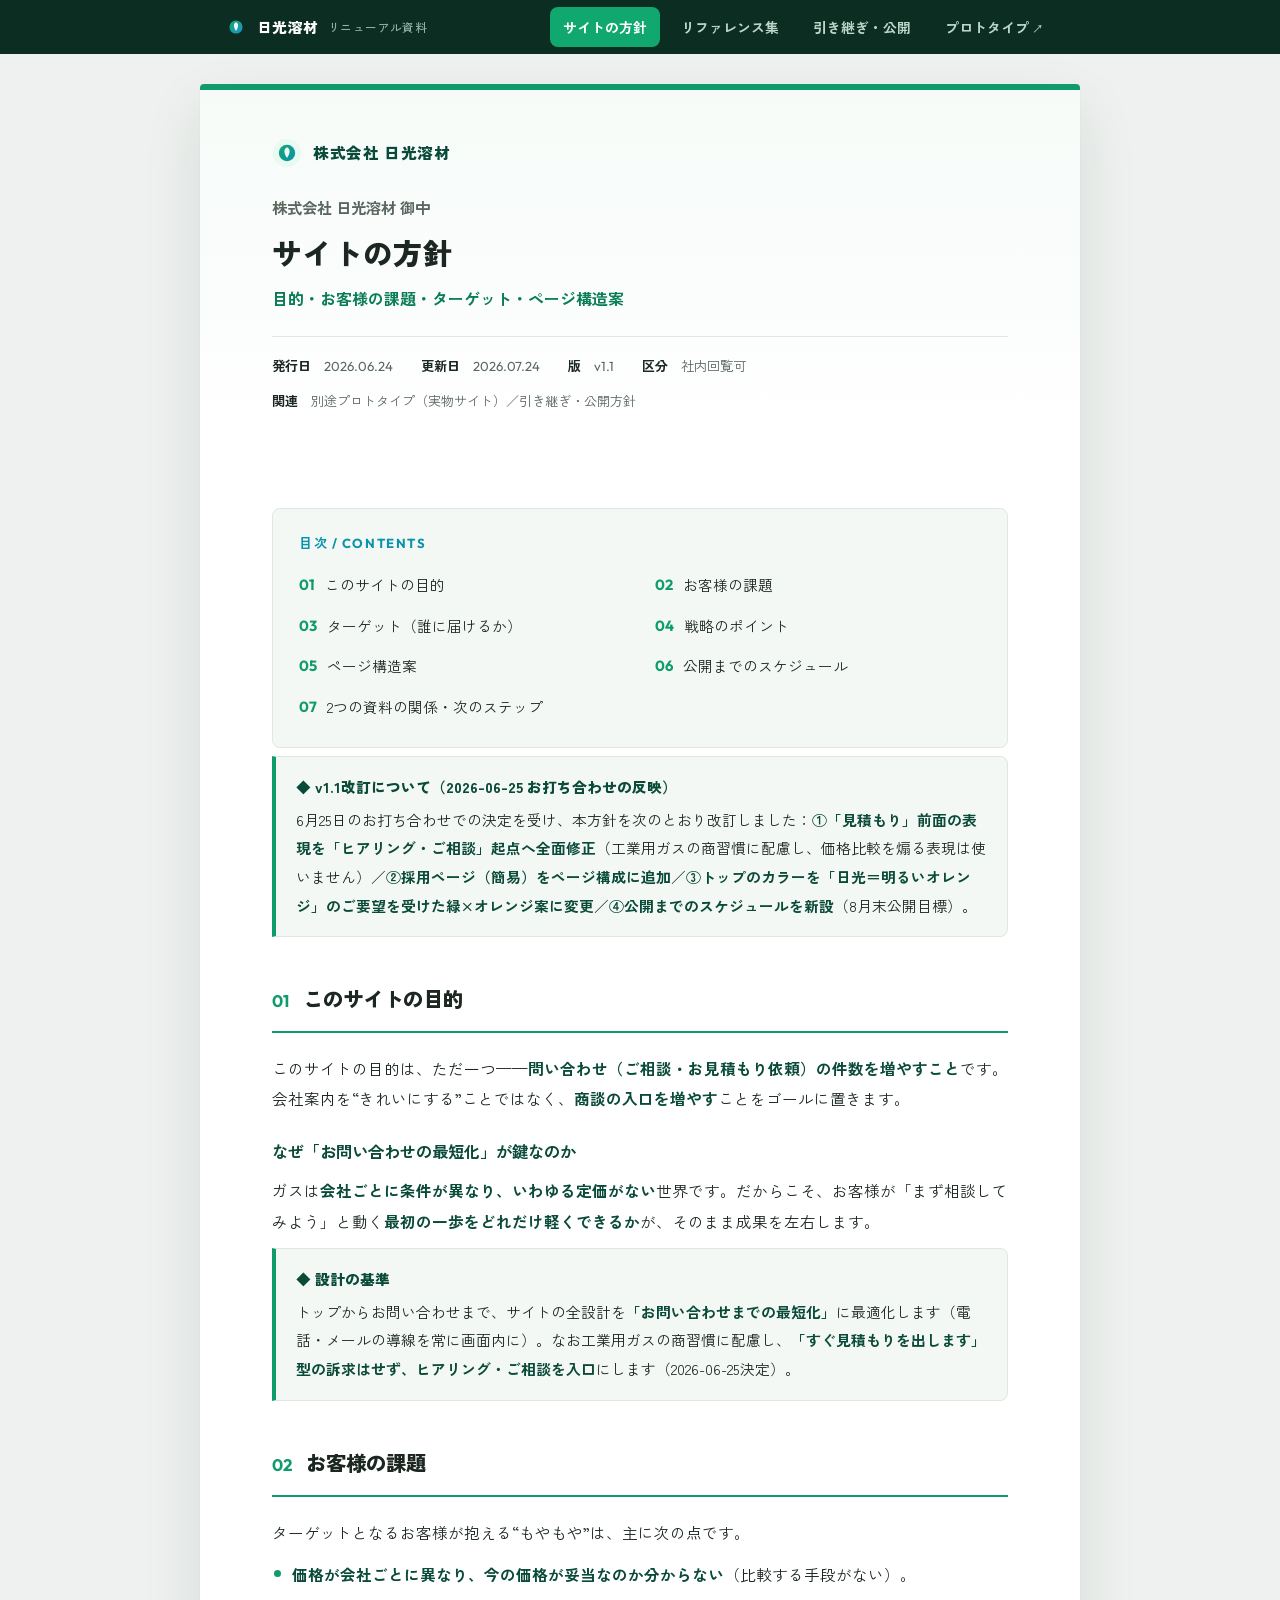
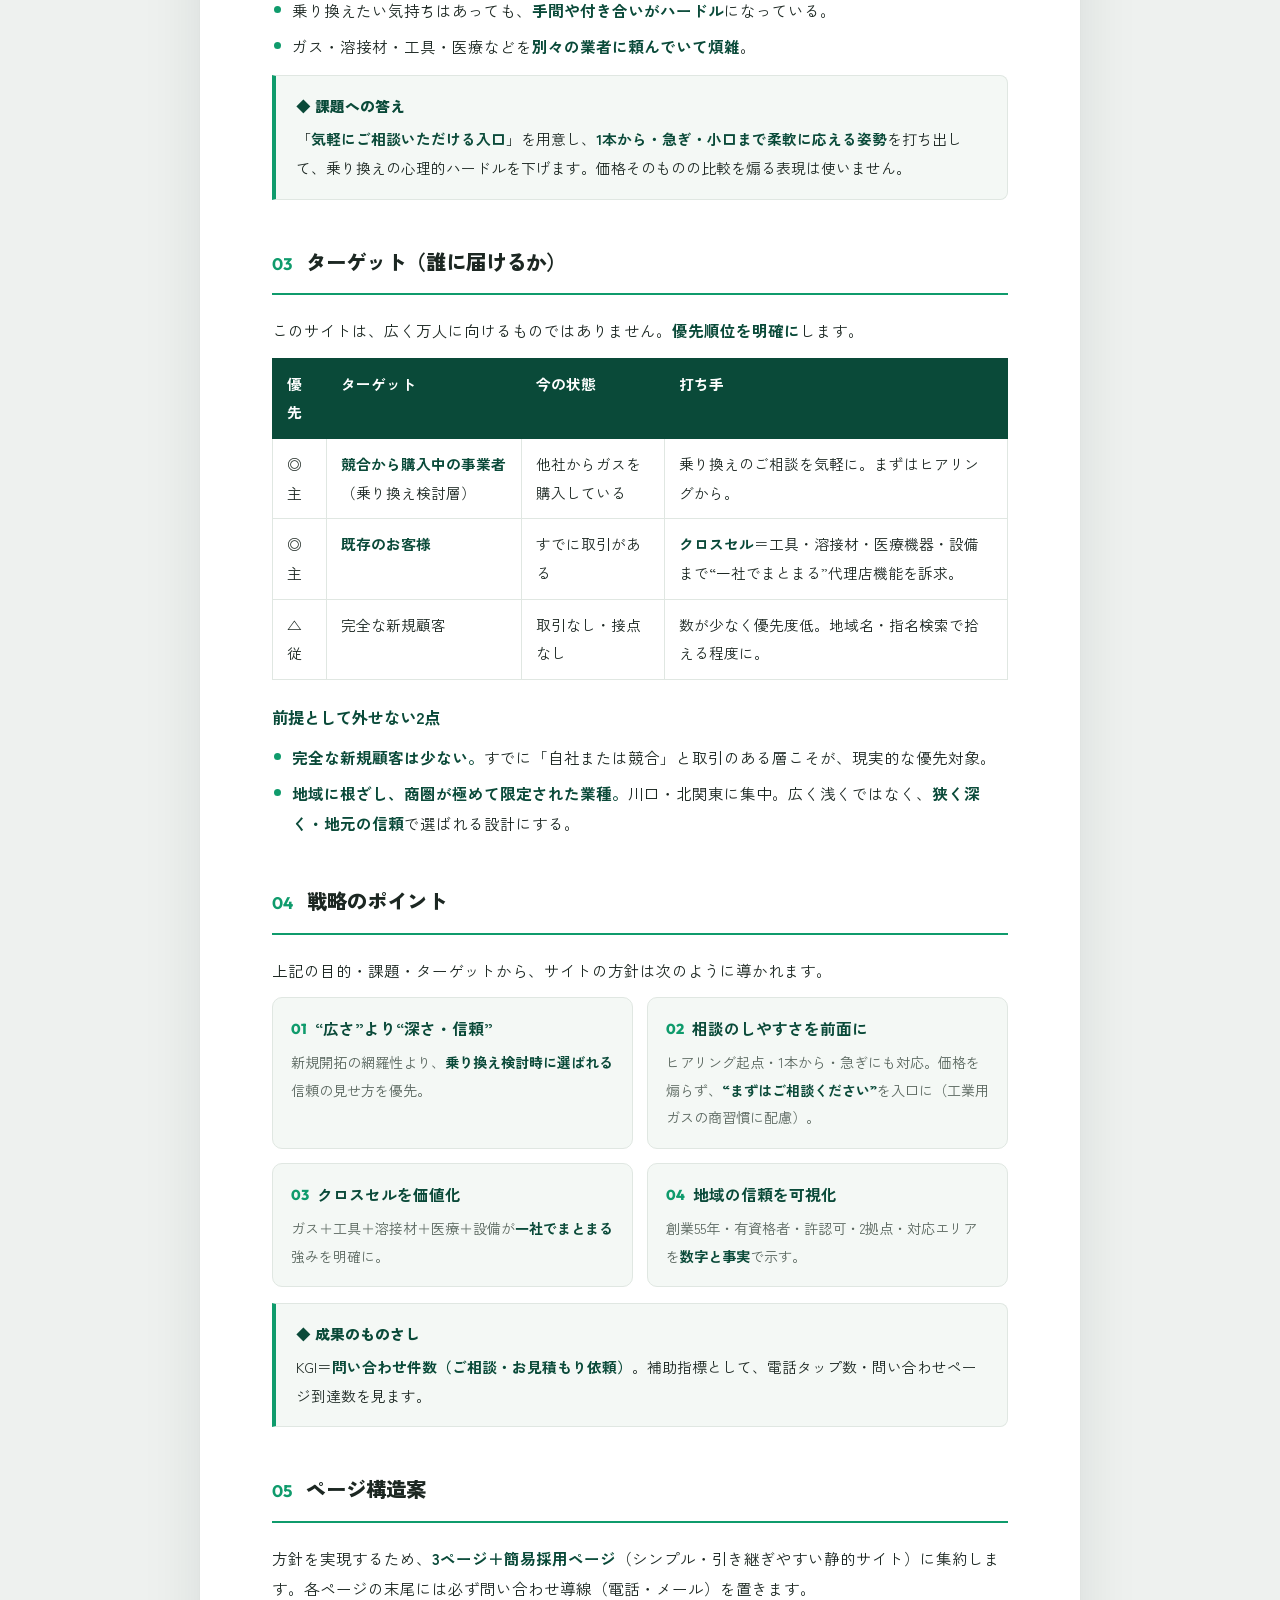
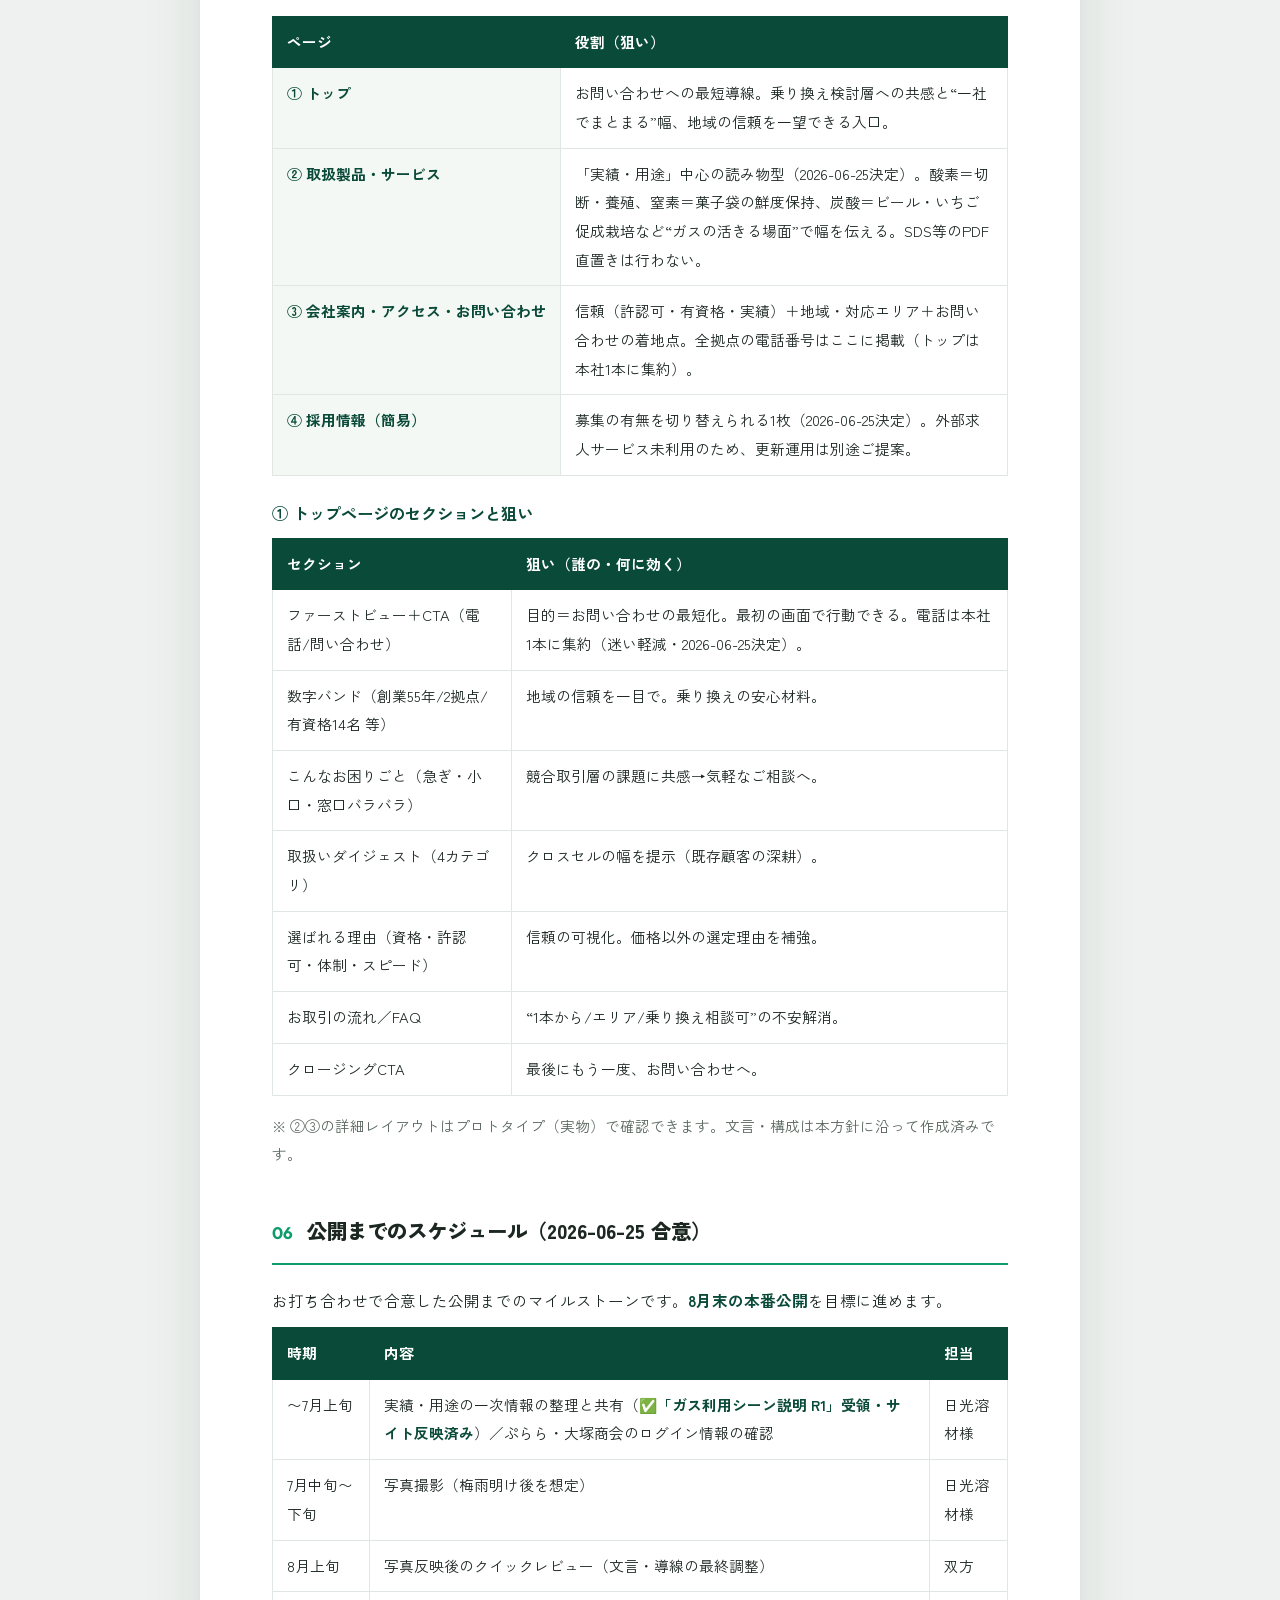
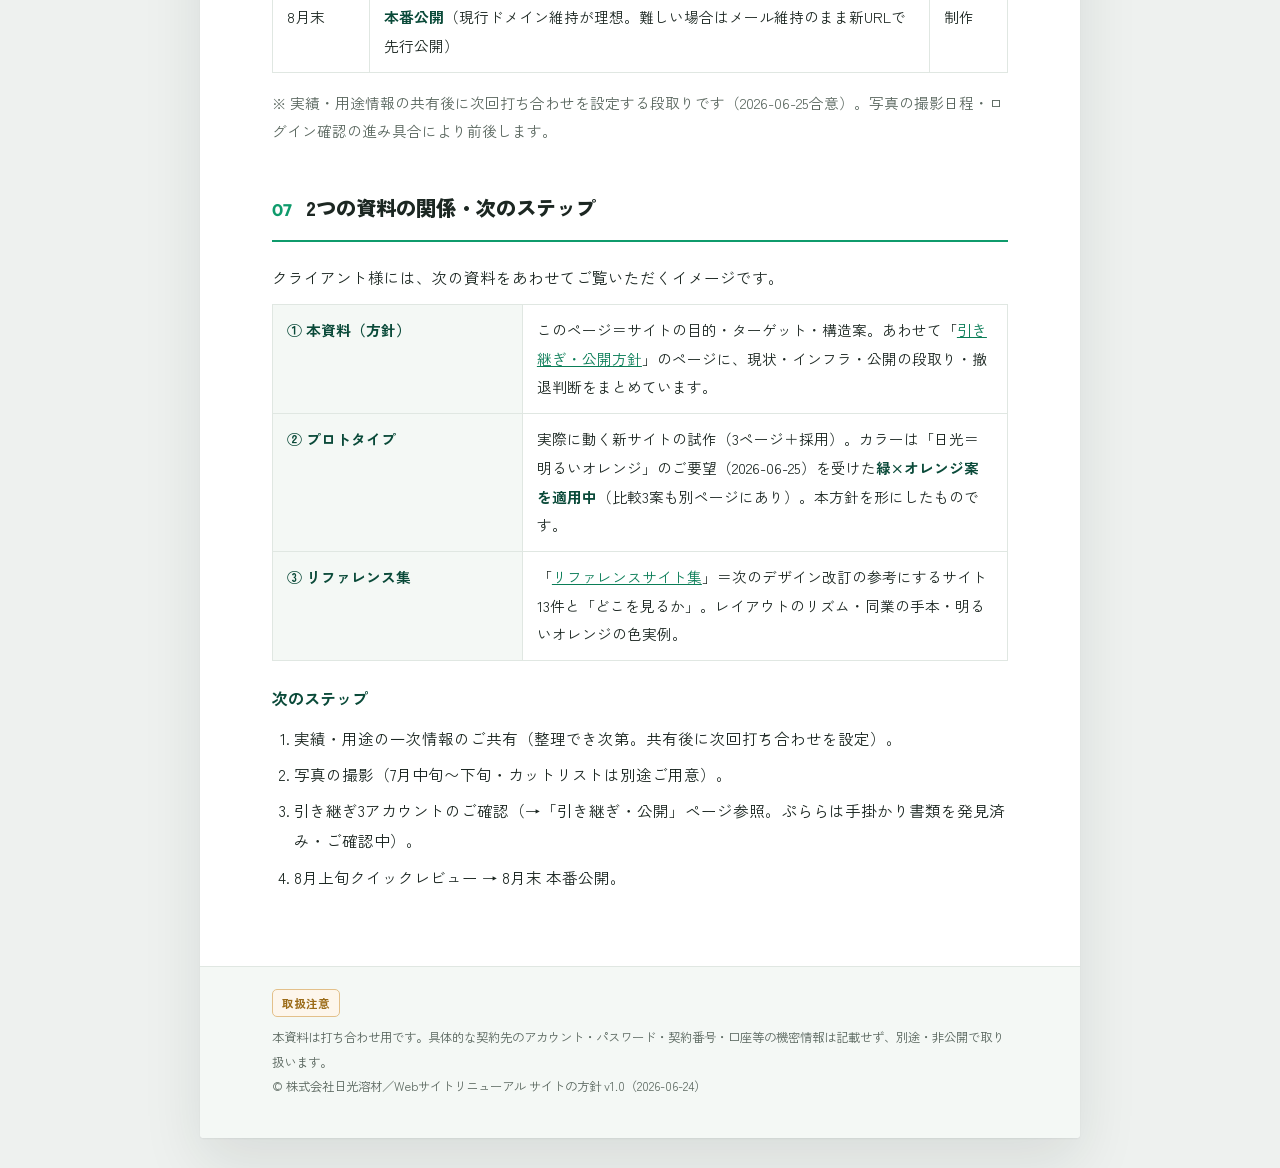
<file: index.html>
<!doctype html>
<html lang="ja">
<head>
<meta charset="utf-8">
<meta name="viewport" content="width=device-width, initial-scale=1">
<meta name="robots" content="noindex, nofollow">
<title>サイトの方針（目的・ターゲット・構造案）｜株式会社日光溶材 Webリニューアル</title>
<meta name="description" content="株式会社日光溶材様 Webサイトリニューアルのサイト方針。目的（問い合わせ件数の向上）、お客様の課題、ターゲット、戦略のポイント、ページ構造案をまとめた打ち合わせ用資料です。">
<link rel="preconnect" href="https://fonts.googleapis.com">
<link rel="preconnect" href="https://fonts.gstatic.com" crossorigin>
<link href="https://fonts.googleapis.com/css2?family=Zen+Kaku+Gothic+New:wght@400;500;700;900&family=Outfit:wght@500;600;700&display=swap" rel="stylesheet">
<link rel="stylesheet" href="doc.css">
</head>
<body>

<nav class="docnav"><div class="nv">
  <span class="bm">
    <svg viewBox="0 0 44 44" xmlns="http://www.w3.org/2000/svg" aria-hidden="true"><defs><linearGradient id="nv" x1="0" y1="0" x2="1" y2="1"><stop offset="0" stop-color="#10a86f"/><stop offset="1" stop-color="#1f93cf"/></linearGradient></defs><circle cx="22" cy="22" r="21" fill="#0c2d22"/><circle cx="22" cy="22" r="12" fill="url(#nv)"/><path d="M22 13.5c4.6 2 5.6 7.6 0 16-5.6-8.4-4.6-14 0-16z" fill="#fff" opacity=".92"/></svg>
    日光溶材<small>リニューアル資料</small>
  </span>
  <a class="lk" href="index.html" aria-current="page">サイトの方針</a>
  <a class="lk" href="references.html">リファレンス集</a>
  <a class="lk" href="hikitsugi.html">引き継ぎ・公開</a>
  <a class="lk ext" href="http://localhost:8766/" target="_blank" rel="noopener">プロトタイプ</a>
</div></nav>

<article class="sheet">

  <header class="dochead">
    <div class="docmeta-top">
      <svg class="mk" viewBox="0 0 44 44" xmlns="http://www.w3.org/2000/svg" aria-hidden="true">
        <defs><linearGradient id="lg" x1="0" y1="0" x2="1" y2="1"><stop offset="0" stop-color="#10a86f"/><stop offset="1" stop-color="#0a93ab"/></linearGradient></defs>
        <circle cx="22" cy="22" r="21" fill="#eafaf3"/><circle cx="22" cy="22" r="12" fill="url(#lg)"/>
        <path d="M22 13.5c4.6 2 5.6 7.6 0 16-5.6-8.4-4.6-14 0-16z" fill="#fff" opacity=".92"/>
      </svg>
      <span class="nm">株式会社 日光溶材</span>
    </div>
    <p class="doc-to">株式会社 日光溶材 御中</p>
    <h1 class="doc-title">サイトの方針</h1>
    <p class="doc-sub">目的・お客様の課題・ターゲット・ページ構造案</p>
    <div class="doc-info">
      <span><b>発行日</b>　<span class="en">2026.06.24</span></span>
      <span><b>更新日</b>　<span class="en">2026.07.24</span></span>
      <span><b>版</b>　<span class="en">v1.1</span></span>
      <span><b>区分</b>　社内回覧可</span>
      <span><b>関連</b>　別途プロトタイプ（実物サイト）／引き継ぎ・公開方針</span>
    </div>
  </header>

  <div class="pad body">

    <nav class="toc">
      <h2>目次 / Contents</h2>
      <ol>
        <li><a href="#s1">このサイトの目的</a></li>
        <li><a href="#s2">お客様の課題</a></li>
        <li><a href="#s3">ターゲット（誰に届けるか）</a></li>
        <li><a href="#s4">戦略のポイント</a></li>
        <li><a href="#s5">ページ構造案</a></li>
        <li><a href="#s-schedule">公開までのスケジュール</a></li>
        <li><a href="#s6">2つの資料の関係・次のステップ</a></li>
      </ol>
    </nav>

    <div class="callout">
      <div class="ct">◆ v1.1改訂について（2026-06-25 お打ち合わせの反映）</div>
      <p>6月25日のお打ち合わせでの決定を受け、本方針を次のとおり改訂しました：<strong>①「見積もり」前面の表現を「ヒアリング・ご相談」起点へ全面修正</strong>（工業用ガスの商習慣に配慮し、価格比較を煽る表現は使いません）／<strong>②採用ページ（簡易）をページ構成に追加</strong>／<strong>③トップのカラーを「日光＝明るいオレンジ」のご要望を受けた緑×オレンジ案に変更</strong>／<strong>④公開までのスケジュールを新設</strong>（8月末公開目標）。</p>
    </div>

    <!-- 1 -->
    <section class="sec" id="s1">
      <h2>このサイトの目的</h2>
      <p>このサイトの目的は、ただ一つ——<strong>問い合わせ（ご相談・お見積もり依頼）の件数を増やすこと</strong>です。会社案内を“きれいにする”ことではなく、<strong>商談の入口を増やす</strong>ことをゴールに置きます。</p>
      <h3>なぜ「お問い合わせの最短化」が鍵なのか</h3>
      <p>ガスは<strong>会社ごとに条件が異なり、いわゆる定価がない</strong>世界です。だからこそ、お客様が「まず相談してみよう」と動く<strong>最初の一歩をどれだけ軽くできるか</strong>が、そのまま成果を左右します。</p>
      <div class="callout">
        <div class="ct">◆ 設計の基準</div>
        <p>トップからお問い合わせまで、サイトの全設計を<strong>「お問い合わせまでの最短化」</strong>に最適化します（電話・メールの導線を常に画面内に）。なお工業用ガスの商習慣に配慮し、<strong>「すぐ見積もりを出します」型の訴求はせず、ヒアリング・ご相談を入口</strong>にします（2026-06-25決定）。</p>
      </div>
    </section>

    <!-- 2 -->
    <section class="sec" id="s2">
      <h2>お客様の課題</h2>
      <p>ターゲットとなるお客様が抱える“もやもや”は、主に次の点です。</p>
      <ul class="dot">
        <li><strong>価格が会社ごとに異なり、今の価格が妥当なのか分からない</strong>（比較する手段がない）。</li>
        <li>乗り換えたい気持ちはあっても、<strong>手間や付き合いがハードル</strong>になっている。</li>
        <li>ガス・溶接材・工具・医療などを<strong>別々の業者に頼んでいて煩雑</strong>。</li>
      </ul>
      <div class="callout">
        <div class="ct">◆ 課題への答え</div>
        <p>「<strong>気軽にご相談いただける入口</strong>」を用意し、<strong>1本から・急ぎ・小口まで柔軟に応える姿勢</strong>を打ち出して、乗り換えの心理的ハードルを下げます。価格そのものの比較を煽る表現は使いません。</p>
      </div>
    </section>

    <!-- 3 -->
    <section class="sec" id="s3">
      <h2>ターゲット（誰に届けるか）</h2>
      <p>このサイトは、広く万人に向けるものではありません。<strong>優先順位を明確に</strong>します。</p>
      <table class="doc">
        <thead><tr><th>優先</th><th>ターゲット</th><th>今の状態</th><th>打ち手</th></tr></thead>
        <tbody>
          <tr><td>◎ 主</td><td><strong>競合から購入中の事業者</strong>（乗り換え検討層）</td><td>他社からガスを購入している</td><td>乗り換えのご相談を気軽に。まずはヒアリングから。</td></tr>
          <tr><td>◎ 主</td><td><strong>既存のお客様</strong></td><td>すでに取引がある</td><td><strong>クロスセル</strong>＝工具・溶接材・医療機器・設備まで“一社でまとまる”代理店機能を訴求。</td></tr>
          <tr><td>△ 従</td><td>完全な新規顧客</td><td>取引なし・接点なし</td><td>数が少なく優先度低。地域名・指名検索で拾える程度に。</td></tr>
        </tbody>
      </table>
      <h3>前提として外せない2点</h3>
      <ul class="dot">
        <li><strong>完全な新規顧客は少ない。</strong>すでに「自社または競合」と取引のある層こそが、現実的な優先対象。</li>
        <li><strong>地域に根ざし、商圏が極めて限定された業種。</strong>川口・北関東に集中。広く浅くではなく、<strong>狭く深く・地元の信頼</strong>で選ばれる設計にする。</li>
      </ul>
    </section>

    <!-- 4 -->
    <section class="sec" id="s4">
      <h2>戦略のポイント</h2>
      <p>上記の目的・課題・ターゲットから、サイトの方針は次のように導かれます。</p>
      <div class="aim">
        <div class="a"><h4><span class="pn">01</span>“広さ”より“深さ・信頼”</h4><p>新規開拓の網羅性より、<strong>乗り換え検討時に選ばれる</strong>信頼の見せ方を優先。</p></div>
        <div class="a"><h4><span class="pn">02</span>相談のしやすさを前面に</h4><p>ヒアリング起点・1本から・急ぎにも対応。価格を煽らず、<strong>“まずはご相談ください”</strong>を入口に（工業用ガスの商習慣に配慮）。</p></div>
        <div class="a"><h4><span class="pn">03</span>クロスセルを価値化</h4><p>ガス＋工具＋溶接材＋医療＋設備が<strong>一社でまとまる</strong>強みを明確に。</p></div>
        <div class="a"><h4><span class="pn">04</span>地域の信頼を可視化</h4><p>創業55年・有資格者・許認可・2拠点・対応エリアを<strong>数字と事実</strong>で示す。</p></div>
      </div>
      <div class="callout">
        <div class="ct">◆ 成果のものさし</div>
        <p>KGI＝<strong>問い合わせ件数（ご相談・お見積もり依頼）</strong>。補助指標として、電話タップ数・問い合わせページ到達数を見ます。</p>
      </div>
    </section>

    <!-- 5 -->
    <section class="sec" id="s5">
      <h2>ページ構造案</h2>
      <p>方針を実現するため、<strong>3ページ＋簡易採用ページ</strong>（シンプル・引き継ぎやすい静的サイト）に集約します。各ページの末尾には必ず問い合わせ導線（電話・メール）を置きます。</p>
      <table class="doc">
        <thead><tr><th>ページ</th><th>役割（狙い）</th></tr></thead>
        <tbody>
          <tr><th scope="row">① トップ</th><td>お問い合わせへの最短導線。乗り換え検討層への共感と“一社でまとまる”幅、地域の信頼を一望できる入口。</td></tr>
          <tr><th scope="row">② 取扱製品・サービス</th><td>「実績・用途」中心の読み物型（2026-06-25決定）。酸素＝切断・養殖、窒素＝菓子袋の鮮度保持、炭酸＝ビール・いちご促成栽培など“ガスの活きる場面”で幅を伝える。SDS等のPDF直置きは行わない。</td></tr>
          <tr><th scope="row">③ 会社案内・アクセス・お問い合わせ</th><td>信頼（許認可・有資格・実績）＋地域・対応エリア＋お問い合わせの着地点。全拠点の電話番号はここに掲載（トップは本社1本に集約）。</td></tr>
          <tr><th scope="row">④ 採用情報（簡易）</th><td>募集の有無を切り替えられる1枚（2026-06-25決定）。外部求人サービス未利用のため、更新運用は別途ご提案。</td></tr>
        </tbody>
      </table>
      <h3>① トップページのセクションと狙い</h3>
      <table class="doc">
        <thead><tr><th>セクション</th><th>狙い（誰の・何に効く）</th></tr></thead>
        <tbody>
          <tr><td>ファーストビュー＋CTA（電話/問い合わせ）</td><td>目的＝お問い合わせの最短化。最初の画面で行動できる。電話は本社1本に集約（迷い軽減・2026-06-25決定）。</td></tr>
          <tr><td>数字バンド（創業55年/2拠点/有資格14名 等）</td><td>地域の信頼を一目で。乗り換えの安心材料。</td></tr>
          <tr><td>こんなお困りごと（急ぎ・小口・窓口バラバラ）</td><td>競合取引層の課題に共感→気軽なご相談へ。</td></tr>
          <tr><td>取扱いダイジェスト（4カテゴリ）</td><td>クロスセルの幅を提示（既存顧客の深耕）。</td></tr>
          <tr><td>選ばれる理由（資格・許認可・体制・スピード）</td><td>信頼の可視化。価格以外の選定理由を補強。</td></tr>
          <tr><td>お取引の流れ／FAQ</td><td>“1本から/エリア/乗り換え相談可”の不安解消。</td></tr>
          <tr><td>クロージングCTA</td><td>最後にもう一度、お問い合わせへ。</td></tr>
        </tbody>
      </table>
      <p class="muted">※ ②③の詳細レイアウトはプロトタイプ（実物）で確認できます。文言・構成は本方針に沿って作成済みです。</p>
    </section>

    <!-- スケジュール（2026-06-25 合意） -->
    <section class="sec" id="s-schedule">
      <h2>公開までのスケジュール（2026-06-25 合意）</h2>
      <p>お打ち合わせで合意した公開までのマイルストーンです。<strong>8月末の本番公開</strong>を目標に進めます。</p>
      <table class="doc">
        <thead><tr><th>時期</th><th>内容</th><th>担当</th></tr></thead>
        <tbody>
          <tr><td>〜7月上旬</td><td>実績・用途の一次情報の整理と共有（<strong>✅「ガス利用シーン説明 R1」受領・サイト反映済み</strong>）／ぷらら・大塚商会のログイン情報の確認</td><td>日光溶材様</td></tr>
          <tr><td>7月中旬〜下旬</td><td>写真撮影（梅雨明け後を想定）</td><td>日光溶材様</td></tr>
          <tr><td>8月上旬</td><td>写真反映後のクイックレビュー（文言・導線の最終調整）</td><td>双方</td></tr>
          <tr><td>8月末</td><td><strong>本番公開</strong>（現行ドメイン維持が理想。難しい場合はメール維持のまま新URLで先行公開）</td><td>制作</td></tr>
        </tbody>
      </table>
      <p class="muted">※ 実績・用途情報の共有後に次回打ち合わせを設定する段取りです（2026-06-25合意）。写真の撮影日程・ログイン確認の進み具合により前後します。</p>
    </section>

    <!-- 6 -->
    <section class="sec" id="s6">
      <h2>2つの資料の関係・次のステップ</h2>
      <p>クライアント様には、次の資料をあわせてご覧いただくイメージです。</p>
      <table class="doc">
        <tbody>
          <tr><th scope="row">① 本資料（方針）</th><td>このページ＝サイトの目的・ターゲット・構造案。あわせて「<a href="hikitsugi.html">引き継ぎ・公開方針</a>」のページに、現状・インフラ・公開の段取り・撤退判断をまとめています。</td></tr>
          <tr><th scope="row">② プロトタイプ</th><td>実際に動く新サイトの試作（3ページ＋採用）。カラーは「日光＝明るいオレンジ」のご要望（2026-06-25）を受けた<strong>緑×オレンジ案を適用中</strong>（比較3案も別ページにあり）。本方針を形にしたものです。</td></tr>
          <tr><th scope="row">③ リファレンス集</th><td>「<a href="references.html">リファレンスサイト集</a>」＝次のデザイン改訂の参考にするサイト13件と「どこを見るか」。レイアウトのリズム・同業の手本・明るいオレンジの色実例。</td></tr>
        </tbody>
      </table>
      <h3>次のステップ</h3>
      <ol class="num">
        <li>実績・用途の一次情報のご共有（整理でき次第。共有後に次回打ち合わせを設定）。</li>
        <li>写真の撮影（7月中旬〜下旬・カットリストは別途ご用意）。</li>
        <li>引き継ぎ3アカウントのご確認（→「引き継ぎ・公開」ページ参照。ぷららは手掛かり書類を発見済み・ご確認中）。</li>
        <li>8月上旬クイックレビュー → 8月末 本番公開。</li>
      </ol>
    </section>

  </div>

  <footer class="docfoot">
    <span class="conf">取扱注意</span><br>
    本資料は打ち合わせ用です。具体的な契約先のアカウント・パスワード・契約番号・口座等の機密情報は記載せず、別途・非公開で取り扱います。<br>
    © 株式会社日光溶材／Webサイトリニューアル サイトの方針 v1.0（2026-06-24）
  </footer>

</article>

</body>
</html>
</file>
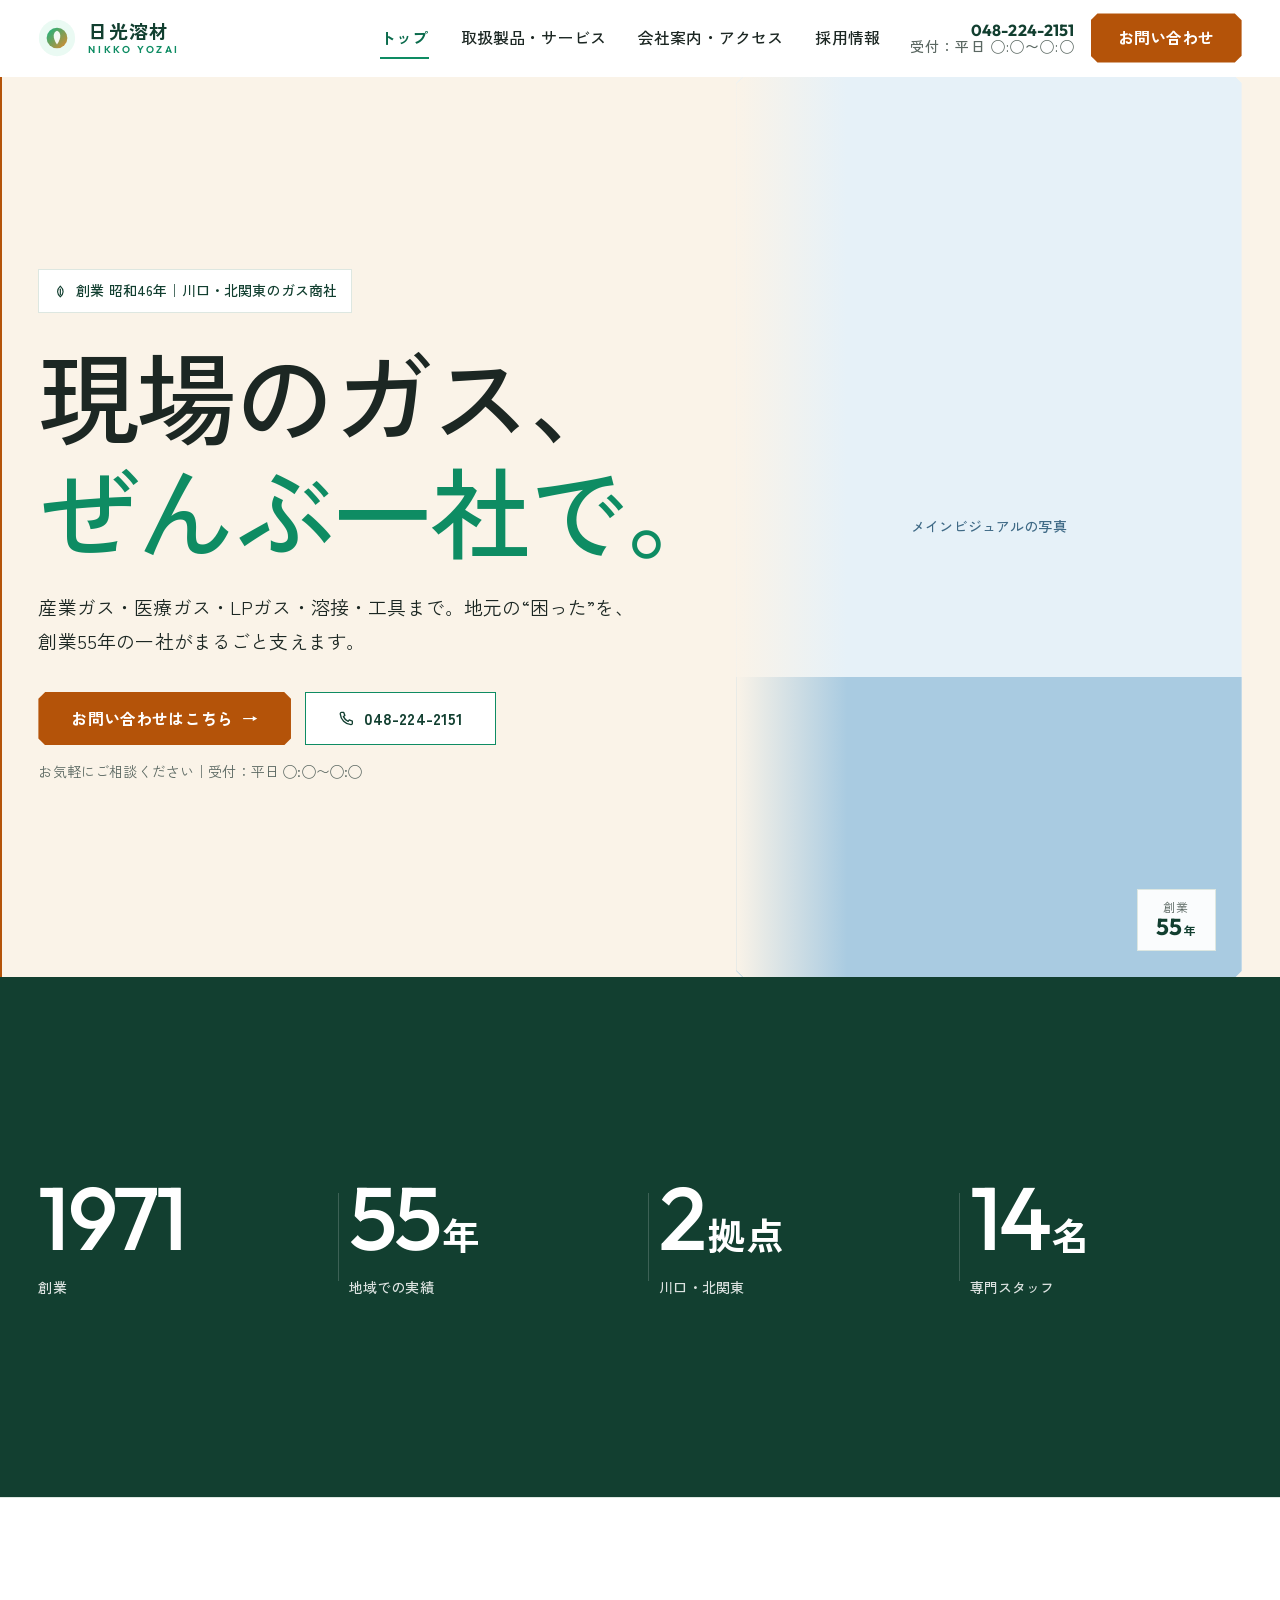
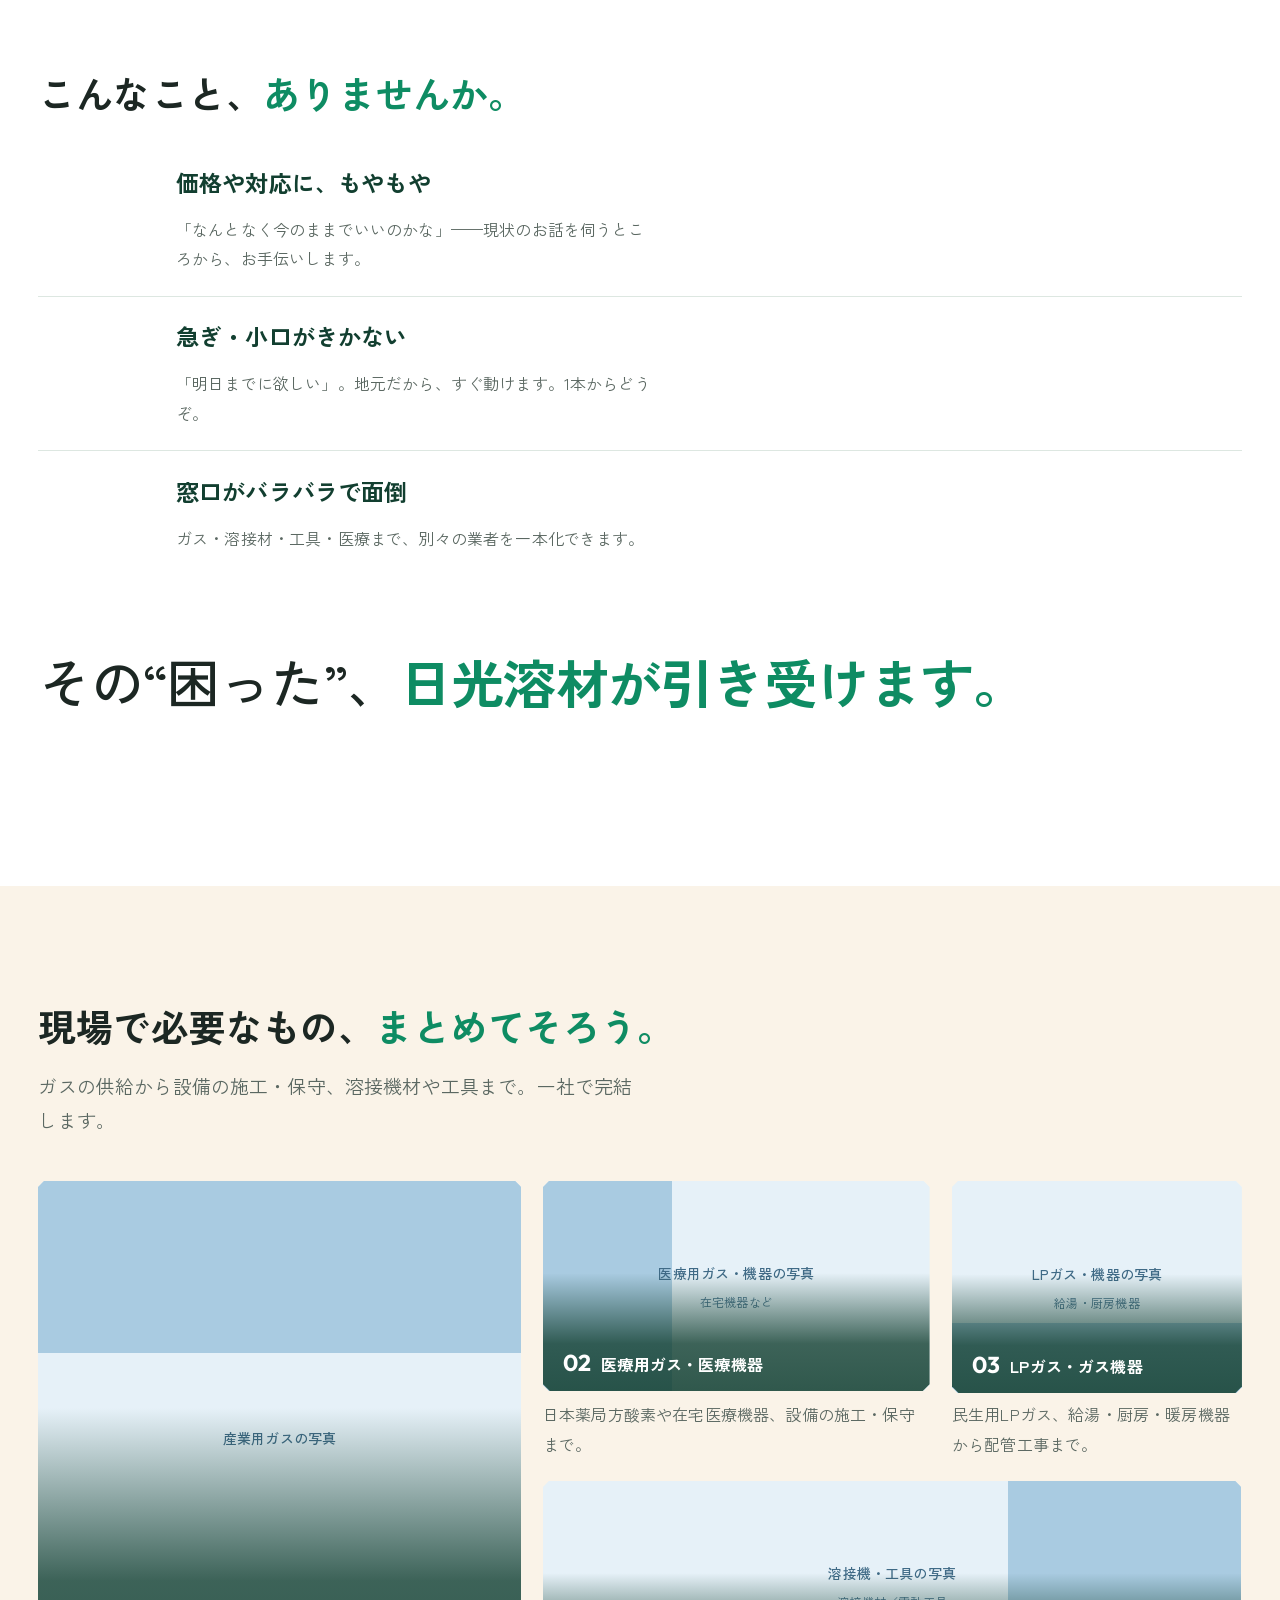
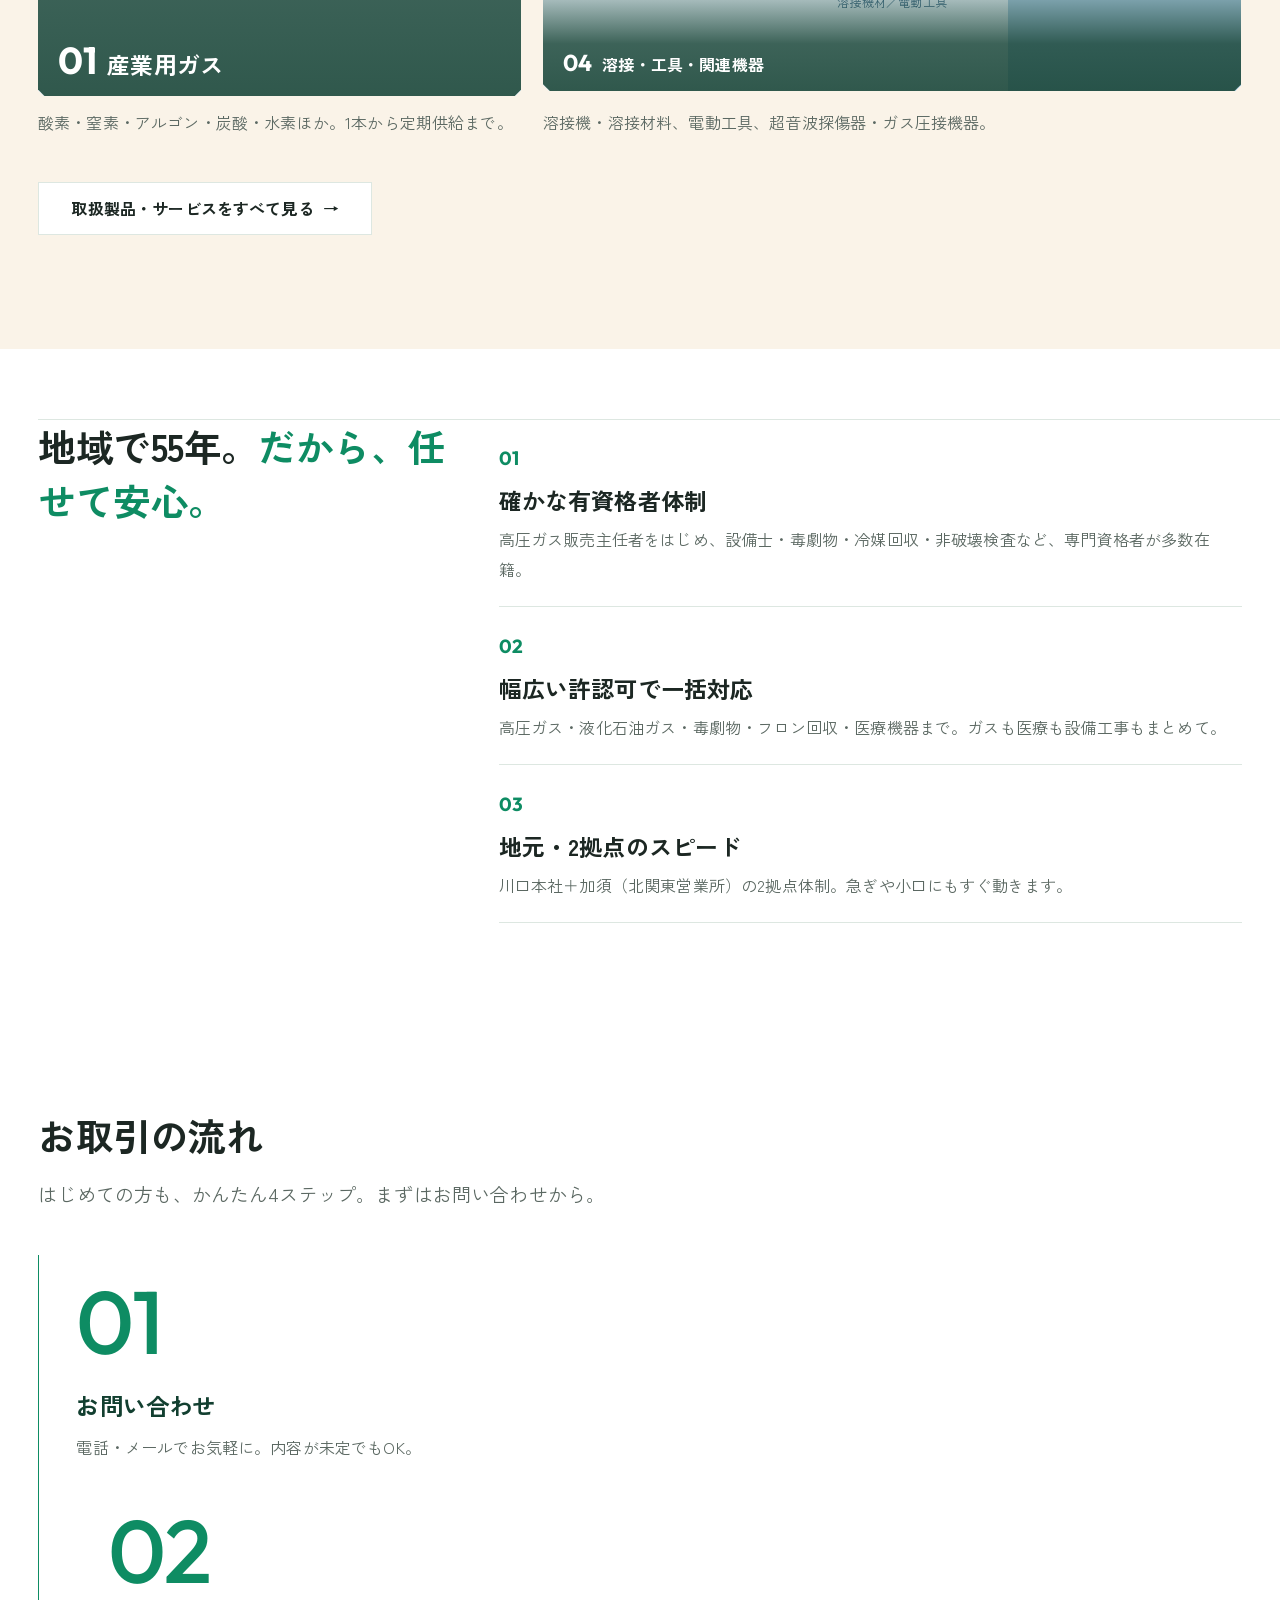
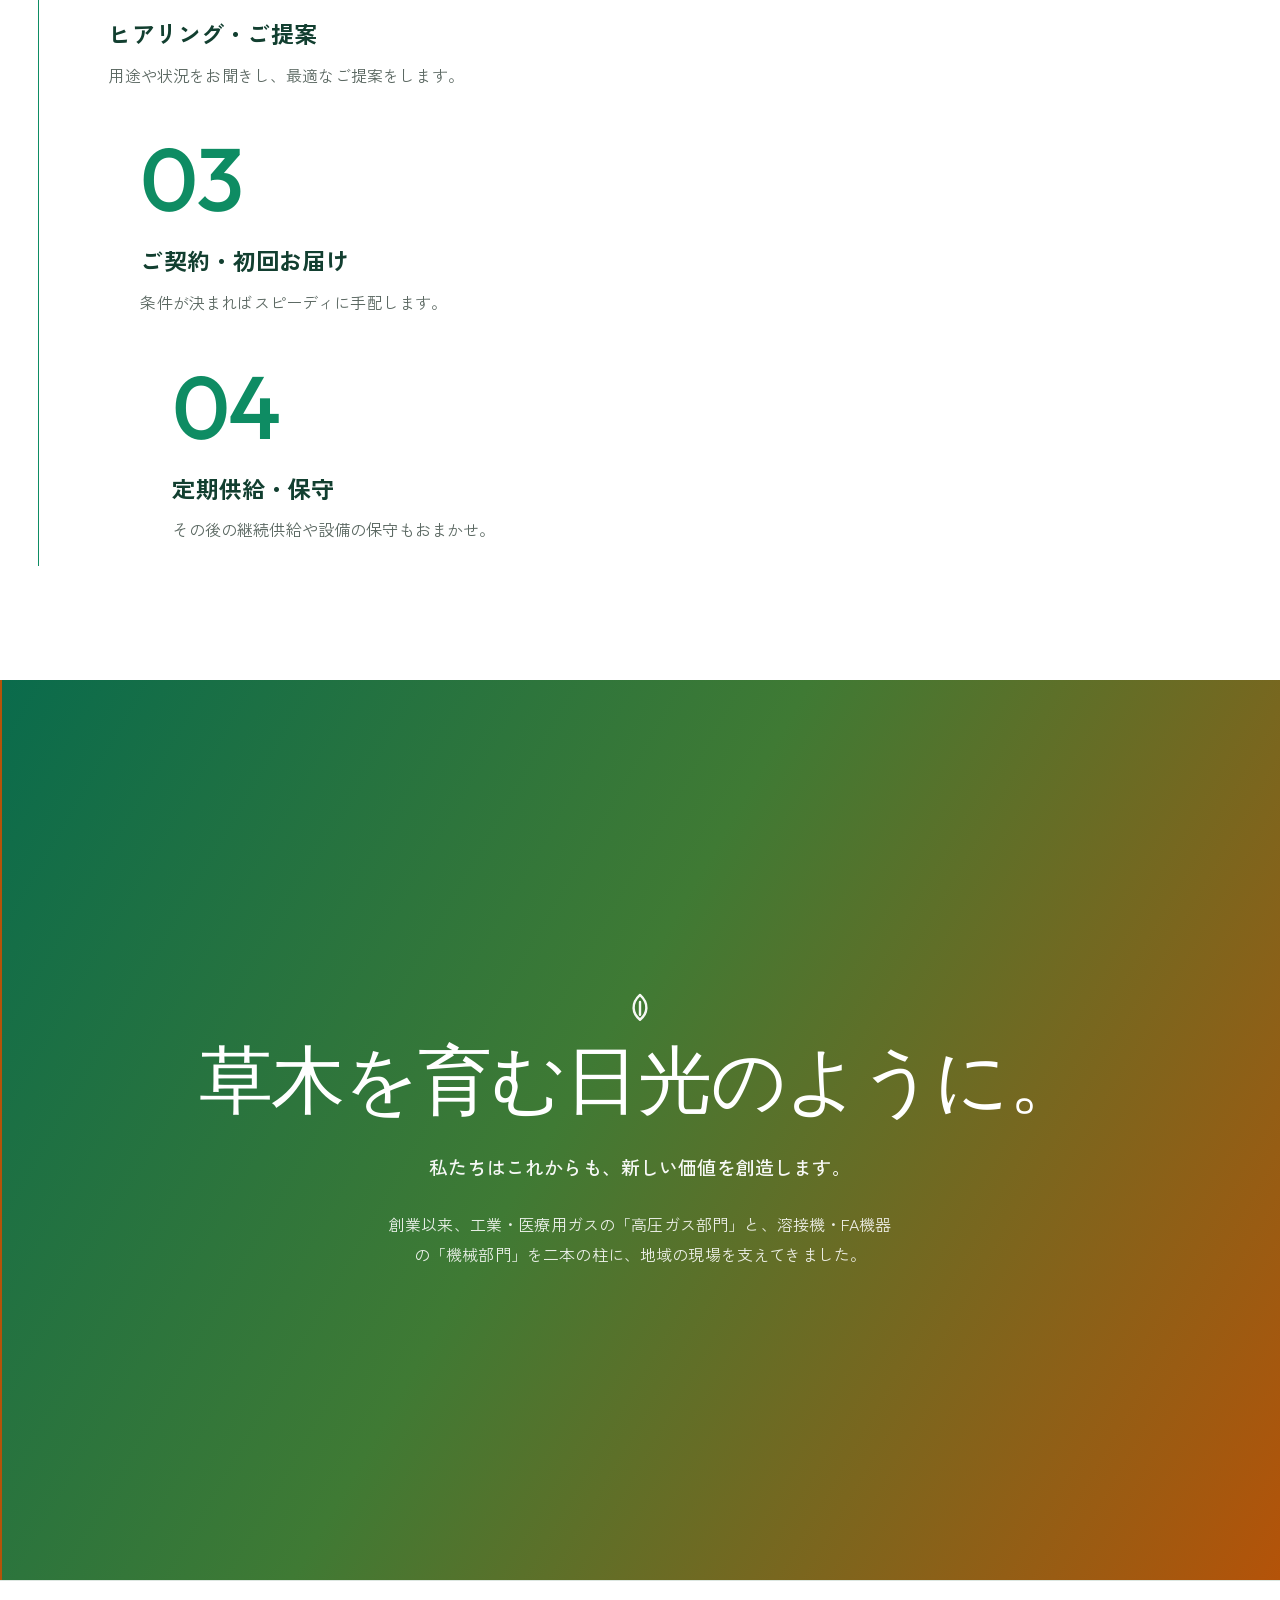
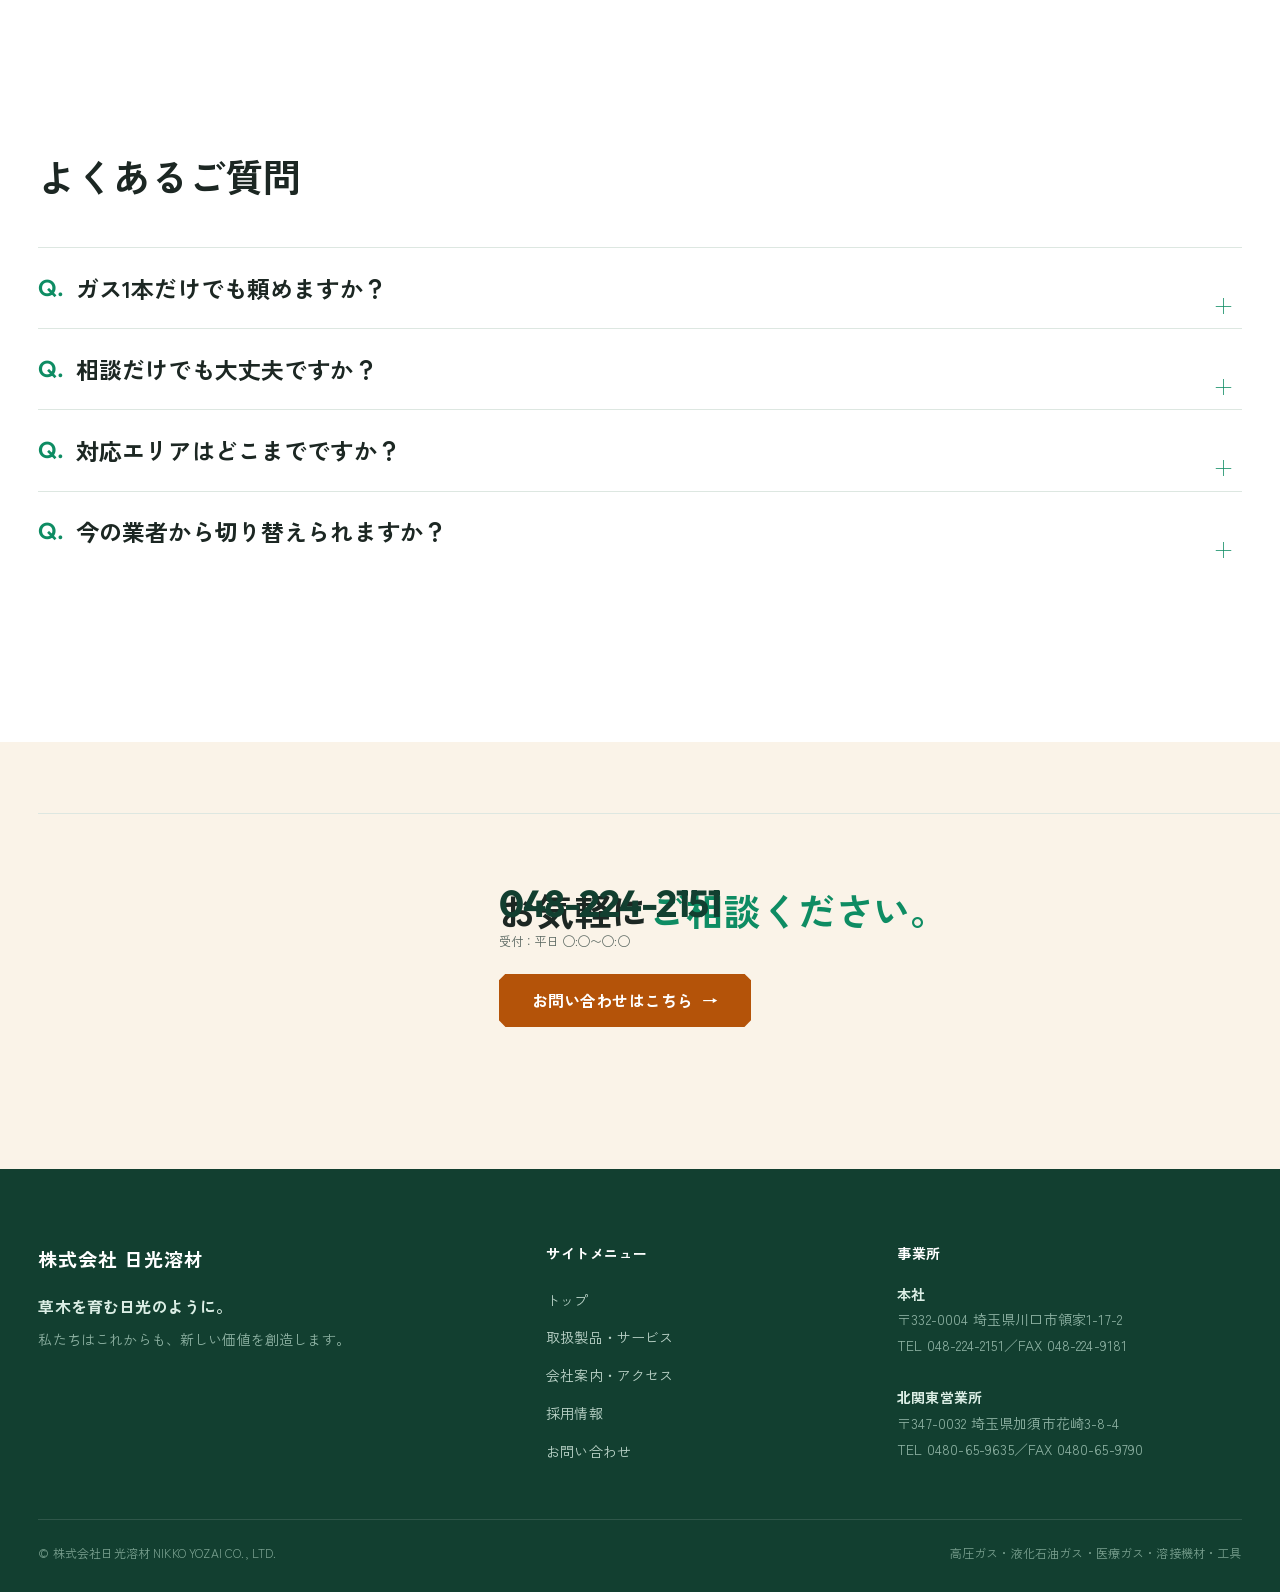
<file: proto/index.html>
<!doctype html>
<html lang="ja">
<head>
<meta charset="utf-8">
<meta name="viewport" content="width=device-width, initial-scale=1">
<meta name="robots" content="noindex, nofollow">
<title>株式会社日光溶材｜川口・北関東のガス商社｜産業ガス・医療ガス・溶接・工具</title>
<meta name="description" content="埼玉県川口市の株式会社日光溶材。創業昭和46年。産業用ガス・医療用ガス・LPガス・溶接機材・工具まで、川口・北関東の現場をまるごと一社で。まずはお気軽にご相談ください。">
<link rel="preconnect" href="https://fonts.googleapis.com">
<link rel="preconnect" href="https://fonts.gstatic.com" crossorigin>
<link href="https://fonts.googleapis.com/css2?family=Zen+Kaku+Gothic+New:wght@400;500;700&family=Outfit:wght@500;600;700&display=swap" rel="stylesheet">
<link rel="stylesheet" href="css/style.css?v=14">
<link rel="stylesheet" href="css/v6-layout.css?v=14">
<script>document.documentElement.className+=" js at-top";setTimeout(function(){document.documentElement.classList.add("rv-safe")},2500);</script>
</head>
<body>
<div id="top-sentinel" aria-hidden="true" style="position:absolute;top:0;height:1px;width:1px"></div>

<!-- ===== ヘッダー（全ページ共通・1文字も変えない） ===== -->
<header class="site-header" id="header">
  <div class="wrap">
    <a class="brand" href="index.html" aria-label="株式会社日光溶材 トップ">
      <svg class="mark" viewBox="0 0 44 44" xmlns="http://www.w3.org/2000/svg" aria-hidden="true">
        <defs><linearGradient id="lg" x1="0" y1="0" x2="1" y2="1"><stop offset="0" stop-color="#13b481"/><stop offset="1" stop-color="#e08a2e"/></linearGradient></defs>
        <circle cx="22" cy="22" r="21" fill="#eafaf3"/>
        <circle cx="22" cy="22" r="12" fill="url(#lg)"/>
        <path d="M22 13.5c4.6 2 5.6 7.6 0 16-5.6-8.4-4.6-14 0-16z" fill="#fff" opacity=".92"/>
        <path d="M22 16v11.5" stroke="url(#lg)" stroke-width="1.3" stroke-linecap="round"/>
      </svg>
      <span class="name">日光溶材<small>NIKKO YOZAI</small></span>
    </a>
    <button class="nav-toggle" id="navToggle" aria-label="メニューを開く" aria-expanded="false">☰</button>
    <nav class="nav" id="nav">
      <a class="navlink" href="index.html" aria-current="page">トップ</a>
      <a class="navlink" href="products.html">取扱製品・サービス</a>
      <a class="navlink" href="company.html">会社案内・アクセス</a>
      <a class="navlink" href="recruit.html">採用情報</a>
      <a class="tel" href="tel:0482242151">048-224-2151<small>受付：平日 ◯:◯〜◯:◯</small></a>
      <a class="btn btn-primary" href="company.html#contact">お問い合わせ</a>
    </nav>
  </div>
</header>

<main>

<!-- ===== ヒーロー（写真は右端まで裁ち落とし） ===== -->
<section class="v6-hero" data-form="窓面">
  <span class="ray" aria-hidden="true"></span>
  <div class="v6-hero-media win" data-win="xr">
    <div class="ph ph-lg">メインビジュアルの写真<small>ガス容器置き場／現場／スタッフ など<br>撮影後に差し替え</small></div>
    <div class="v6-since"><span class="t">創業</span><span class="n">55<small>年</small></span></div>
  </div>
  <div class="wrap">
    <div class="v6-hero-copy">
      <span class="badge rv rv-c"><svg class="icn-s" viewBox="0 0 24 24" aria-hidden="true"><path d="M12 21C6.5 16.5 5.5 9.5 12 3.5c6.5 6 5.5 13 0 17.5z"/><path d="M12 8.5v9"/></svg> 創業 昭和46年｜川口・北関東のガス商社</span>
      <h1 class="v6-h1 rv rv-a d1">現場のガス、<br><span class="hl">ぜんぶ一社で。</span></h1>
      <p class="v6-hero-sub rv d2">産業ガス・医療ガス・LPガス・溶接・工具まで。地元の“困った”を、創業55年の一社がまるごと支えます。</p>
      <div class="cta-row rv d3">
        <a class="btn btn-primary btn-lg" href="company.html#contact">お問い合わせはこちら <span class="arw">→</span></a>
        <a class="btn btn-tel btn-lg" href="tel:0482242151"><svg class="icn-s" viewBox="0 0 24 24" aria-hidden="true"><path d="M5 3.5h3.2l1.6 4.4-2.1 1.6a14 14 0 0 0 6.8 6.8l1.6-2.1 4.4 1.6v3.2a1.8 1.8 0 0 1-2 1.8C10.3 20.1 3.9 13.7 3.2 5.5a1.8 1.8 0 0 1 1.8-2z"/></svg> 048-224-2151</a>
      </div>
      <p class="v6-hero-note rv rv-c d4">お気軽にご相談ください｜受付：平日 ◯:◯〜◯:◯</p>
    </div>
  </div>
</section>

<!-- ===== 数字帯 ===== -->
<section class="v6-stats" data-form="計器帯">
  <div class="wrap">
    <div class="v6-stat rv"><div class="n">1971</div><div class="t">創業</div></div>
    <div class="v6-stat rv d1"><div class="n"><span data-count="55">55</span><small>年</small></div><div class="t">地域での実績</div></div>
    <div class="v6-stat rv d2"><div class="n"><span data-count="2">2</span><small>拠点</small></div><div class="t">川口・北関東</div></div>
    <div class="v6-stat rv d3"><div class="n"><span data-count="14">14</span><small>名</small></div><div class="t">専門スタッフ</div></div>
  </div>
</section>

<!-- ===== お困りごと（縦罫線で3分割） ===== -->
<section class="pad-m" data-form="罫組み">
  <div class="wrap">
    <div class="v6-shead rv rv-a">
      <h2 class="v6-h2">こんなこと、<span class="hl">ありませんか。</span></h2>
    </div>
    <div class="v6-trouble">
      <div class="t rv"><h3>価格や対応に、もやもや</h3><p>「なんとなく今のままでいいのかな」——現状のお話を伺うところから、お手伝いします。</p></div>
      <div class="t rv d1"><h3>急ぎ・小口がきかない</h3><p>「明日までに欲しい」。地元だから、すぐ動けます。1本からどうぞ。</p></div>
      <div class="t rv d2"><h3>窓口がバラバラで面倒</h3><p>ガス・溶接材・工具・医療まで、別々の業者を一本化できます。</p></div>
    </div>
    <p class="v6-trouble-foot rv rv-a d3">その“困った”、<span class="hl">日光溶材が引き受けます。</span></p>
  </div>
</section>

<!-- ===== 取扱い（非対称グリッド：1大＋3小／写真の上は番号と名前だけ） ===== -->
<section class="v6-svc-sec" style="background:var(--mint)" data-form="窓面">
  <div class="wrap">
    <div class="v6-shead rv rv-a">
      <h2 class="v6-h2">現場で必要なもの、<span class="hl">まとめてそろう。</span></h2>
      <p class="v6-lead">ガスの供給から設備の施工・保守、溶接機材や工具まで。一社で完結します。</p>
    </div>
    <div class="v6-svc">
      <article class="v6-svc-card lead rv">
        <a class="v6-svc-media win" data-win="x" href="products.html" aria-label="産業用ガス">
          <div class="ph ph-lg">産業用ガスの写真<small>ボンベ／容器置き場</small></div>
          <div class="v6-svc-label"><span class="num">01</span><h3>産業用ガス</h3></div>
        </a>
        <p class="v6-svc-desc rv rv-c">酸素・窒素・アルゴン・炭酸・水素ほか。1本から定期供給まで。</p>
      </article>
      <article class="v6-svc-card rv d1">
        <a class="v6-svc-media win" data-win="y" href="products.html" aria-label="医療用ガス・医療機器">
          <div class="ph">医療用ガス・機器の写真<small>在宅機器など</small></div>
          <div class="v6-svc-label"><span class="num">02</span><h3>医療用ガス・医療機器</h3></div>
        </a>
        <p class="v6-svc-desc rv rv-c">日本薬局方酸素や在宅医療機器、設備の施工・保守まで。</p>
      </article>
      <article class="v6-svc-card rv d2">
        <a class="v6-svc-media win" data-win="xr" href="products.html" aria-label="LPガス・ガス機器">
          <div class="ph">LPガス・機器の写真<small>給湯・厨房機器</small></div>
          <div class="v6-svc-label"><span class="num">03</span><h3>LPガス・ガス機器</h3></div>
        </a>
        <p class="v6-svc-desc rv rv-c">民生用LPガス、給湯・厨房・暖房機器から配管工事まで。</p>
      </article>
      <article class="v6-svc-card wide rv d3">
        <a class="v6-svc-media win" data-win="yb" href="products.html" aria-label="溶接・工具・関連機器">
          <div class="ph">溶接機・工具の写真<small>溶接機材／電動工具</small></div>
          <div class="v6-svc-label"><span class="num">04</span><h3>溶接・工具・関連機器</h3></div>
        </a>
        <p class="v6-svc-desc rv rv-c">溶接機・溶接材料、電動工具、超音波探傷器・ガス圧接機器。</p>
      </article>
    </div>
    <div class="rv" style="margin-top:44px">
      <a class="btn btn-ghost btn-lg" href="products.html">取扱製品・サービスをすべて見る <span class="arw">→</span></a>
    </div>
  </div>
</section>

<!-- ===== 選ばれる理由（横帯） ===== -->
<section class="pad-m" data-form="片流れ">
  <div class="wrap">
    <div class="v6-shead rv rv-a">
      <h2 class="v6-h2">地域で55年。<span class="hl">だから、任せて安心。</span></h2>
    </div>
    <div class="v6-reasons">
      <div class="v6-reason rv">
        <span class="rn">01</span>
        <span class="ic"><svg class="icn" viewBox="0 0 24 24" aria-hidden="true"><circle cx="12" cy="9" r="5"/><path d="M9.2 13.4 7.8 21l4.2-2.3 4.2 2.3-1.4-7.6"/></svg></span>
        <h3>確かな有資格者体制</h3>
        <p>高圧ガス販売主任者をはじめ、設備士・毒劇物・冷媒回収・非破壊検査など、専門資格者が多数在籍。</p>
      </div>
      <div class="v6-reason rv d1">
        <span class="rn">02</span>
        <span class="ic"><svg class="icn" viewBox="0 0 24 24" aria-hidden="true"><path d="M14.5 3.5H7A1.5 1.5 0 0 0 5.5 5v14A1.5 1.5 0 0 0 7 20.5h10a1.5 1.5 0 0 0 1.5-1.5V7.5z"/><path d="M14.5 3.5v4h4"/><path d="m9.3 13.6 2 2 3.6-4.2"/></svg></span>
        <h3>幅広い許認可で一括対応</h3>
        <p>高圧ガス・液化石油ガス・毒劇物・フロン回収・医療機器まで。ガスも医療も設備工事もまとめて。</p>
      </div>
      <div class="v6-reason rv d2">
        <span class="rn">03</span>
        <span class="ic"><svg class="icn" viewBox="0 0 24 24" aria-hidden="true"><path d="M2.5 6.5h11.5v10H2.5z"/><path d="M14 10h3.8l3.2 3.2v3.3H14z"/><circle cx="6.3" cy="18.3" r="1.8"/><circle cx="16.8" cy="18.3" r="1.8"/></svg></span>
        <h3>地元・2拠点のスピード</h3>
        <p>川口本社＋加須（北関東営業所）の2拠点体制。急ぎや小口にもすぐ動きます。</p>
      </div>
    </div>
  </div>
</section>

<!-- ===== お取引の流れ（番号が主役） ===== -->
<section class="pad-l" data-form="階段">
  <div class="wrap">
    <div class="v6-shead rv rv-a">
      <h2 class="v6-h2">お取引の流れ</h2>
      <p class="v6-lead">はじめての方も、かんたん4ステップ。まずはお問い合わせから。</p>
    </div>
    <div class="v6-flow rv">
      <div class="st rv"><span class="sn">01</span><h3>お問い合わせ</h3><p>電話・メールでお気軽に。内容が未定でもOK。</p></div>
      <div class="st rv d1"><span class="sn">02</span><h3>ヒアリング・ご提案</h3><p>用途や状況をお聞きし、最適なご提案をします。</p></div>
      <div class="st rv d2"><span class="sn">03</span><h3>ご契約・初回お届け</h3><p>条件が決まればスピーディに手配します。</p></div>
      <div class="st rv d3"><span class="sn">04</span><h3>定期供給・保守</h3><p>その後の継続供給や設備の保守もおまかせ。</p></div>
    </div>
  </div>
</section>

<!-- ===== 理念（ページで唯一のグラデーション＝一点のアナログ） ===== -->
<section class="creed" data-form="占有面">
  <span class="ray" aria-hidden="true"></span>
  <div class="wrap rv">
    <div class="leaf"><svg class="icn" viewBox="0 0 24 24" aria-hidden="true"><path d="M12 21C6.5 16.5 5.5 9.5 12 3.5c6.5 6 5.5 13 0 17.5z"/><path d="M12 8.5v9"/></svg></div>
    <p class="creed-main">草木を育む日光のように。</p>
    <p class="creed-sub">私たちはこれからも、新しい価値を創造します。</p>
    <p class="creed-body">創業以来、工業・医療用ガスの「高圧ガス部門」と、溶接機・FA機器の「機械部門」を二本の柱に、地域の現場を支えてきました。</p>
  </div>
</section>

<!-- ===== FAQ ===== -->
<section class="pad-m" data-form="罫組み">
  <div class="wrap">
    <div class="v6-shead rv rv-a"><h2 class="v6-h2">よくあるご質問</h2></div>
    <div class="faq rv">
      <details><summary><span class="q">Q.</span>ガス1本だけでも頼めますか？</summary><div class="a">はい。小口から定期供給まで対応しています。まずはお気軽にご相談ください。</div></details>
      <details><summary><span class="q">Q.</span>相談だけでも大丈夫ですか？</summary><div class="a">もちろんです。ガスの種類・用途が決まっていなくても、現状をお聞きしてご提案します。お気軽にお問い合わせください。</div></details>
      <details><summary><span class="q">Q.</span>対応エリアはどこまでですか？</summary><div class="a">川口市・加須市を中心に、川口・北関東エリアに対応しています。エリア外もまずはご相談ください。</div></details>
      <details><summary><span class="q">Q.</span>今の業者から切り替えられますか？</summary><div class="a">はい、ご相談いただけます。配送や対応など、いま気になっている点からお聞かせください。</div></details>
    </div>
  </div>
</section>

<!-- ===== 最終CTA ===== -->
<section class="v6-cta" data-form="片流れ">
  <div class="wrap rv">
    <h2>お気軽に<span class="hl">ご相談ください。</span></h2>
    <div class="tel">
      <a href="tel:0482242151">048-224-2151</a>
      <small>受付：平日 ◯:◯〜◯:◯</small>
    </div>
    <a class="btn btn-primary btn-lg" href="company.html#contact">お問い合わせはこちら <span class="arw">→</span></a>
  </div>
</section>

</main>

<!-- ===== フッター（全ページ共通・1文字も変えない） ===== -->
<footer class="site-footer">
  <div class="wrap">
    <div class="foot-grid">
      <div class="foot-brand">
        <span class="name">株式会社 日光溶材</span>
        <p class="foot-creed">草木を育む日光のように。<small>私たちはこれからも、新しい価値を創造します。</small></p>
      </div>
      <div>
        <h4>サイトメニュー</h4>
        <ul class="foot-list">
          <li><a href="index.html">トップ</a></li>
          <li><a href="products.html">取扱製品・サービス</a></li>
          <li><a href="company.html">会社案内・アクセス</a></li>
          <li><a href="recruit.html">採用情報</a></li>
          <li><a href="company.html#contact">お問い合わせ</a></li>
        </ul>
      </div>
      <div>
        <h4>事業所</h4>
        <p class="foot-office">
          <strong>本社</strong><br>
          〒332-0004 埼玉県川口市領家1-17-2<br>
          TEL 048-224-2151／FAX 048-224-9181<br><br>
          <strong>北関東営業所</strong><br>
          〒347-0032 埼玉県加須市花崎3-8-4<br>
          TEL 0480-65-9635／FAX 0480-65-9790
        </p>
      </div>
    </div>
    <div class="copy">
      <span>© 株式会社日光溶材 NIKKO YOZAI CO., LTD.</span>
      <span>高圧ガス・液化石油ガス・医療ガス・溶接機材・工具</span>
    </div>
  </div>
</footer>

<div class="mobilebar">
  <a class="mb-tel" href="tel:0482242151"><svg class="icn-s" viewBox="0 0 24 24" aria-hidden="true"><path d="M5 3.5h3.2l1.6 4.4-2.1 1.6a14 14 0 0 0 6.8 6.8l1.6-2.1 4.4 1.6v3.2a1.8 1.8 0 0 1-2 1.8C10.3 20.1 3.9 13.7 3.2 5.5a1.8 1.8 0 0 1 1.8-2z"/></svg> 電話する</a>
  <a class="mb-primary" href="company.html#contact">お問い合わせ</a>
</div>

<script src="js/site.js?v=6"></script>
</body>
</html>
</file>
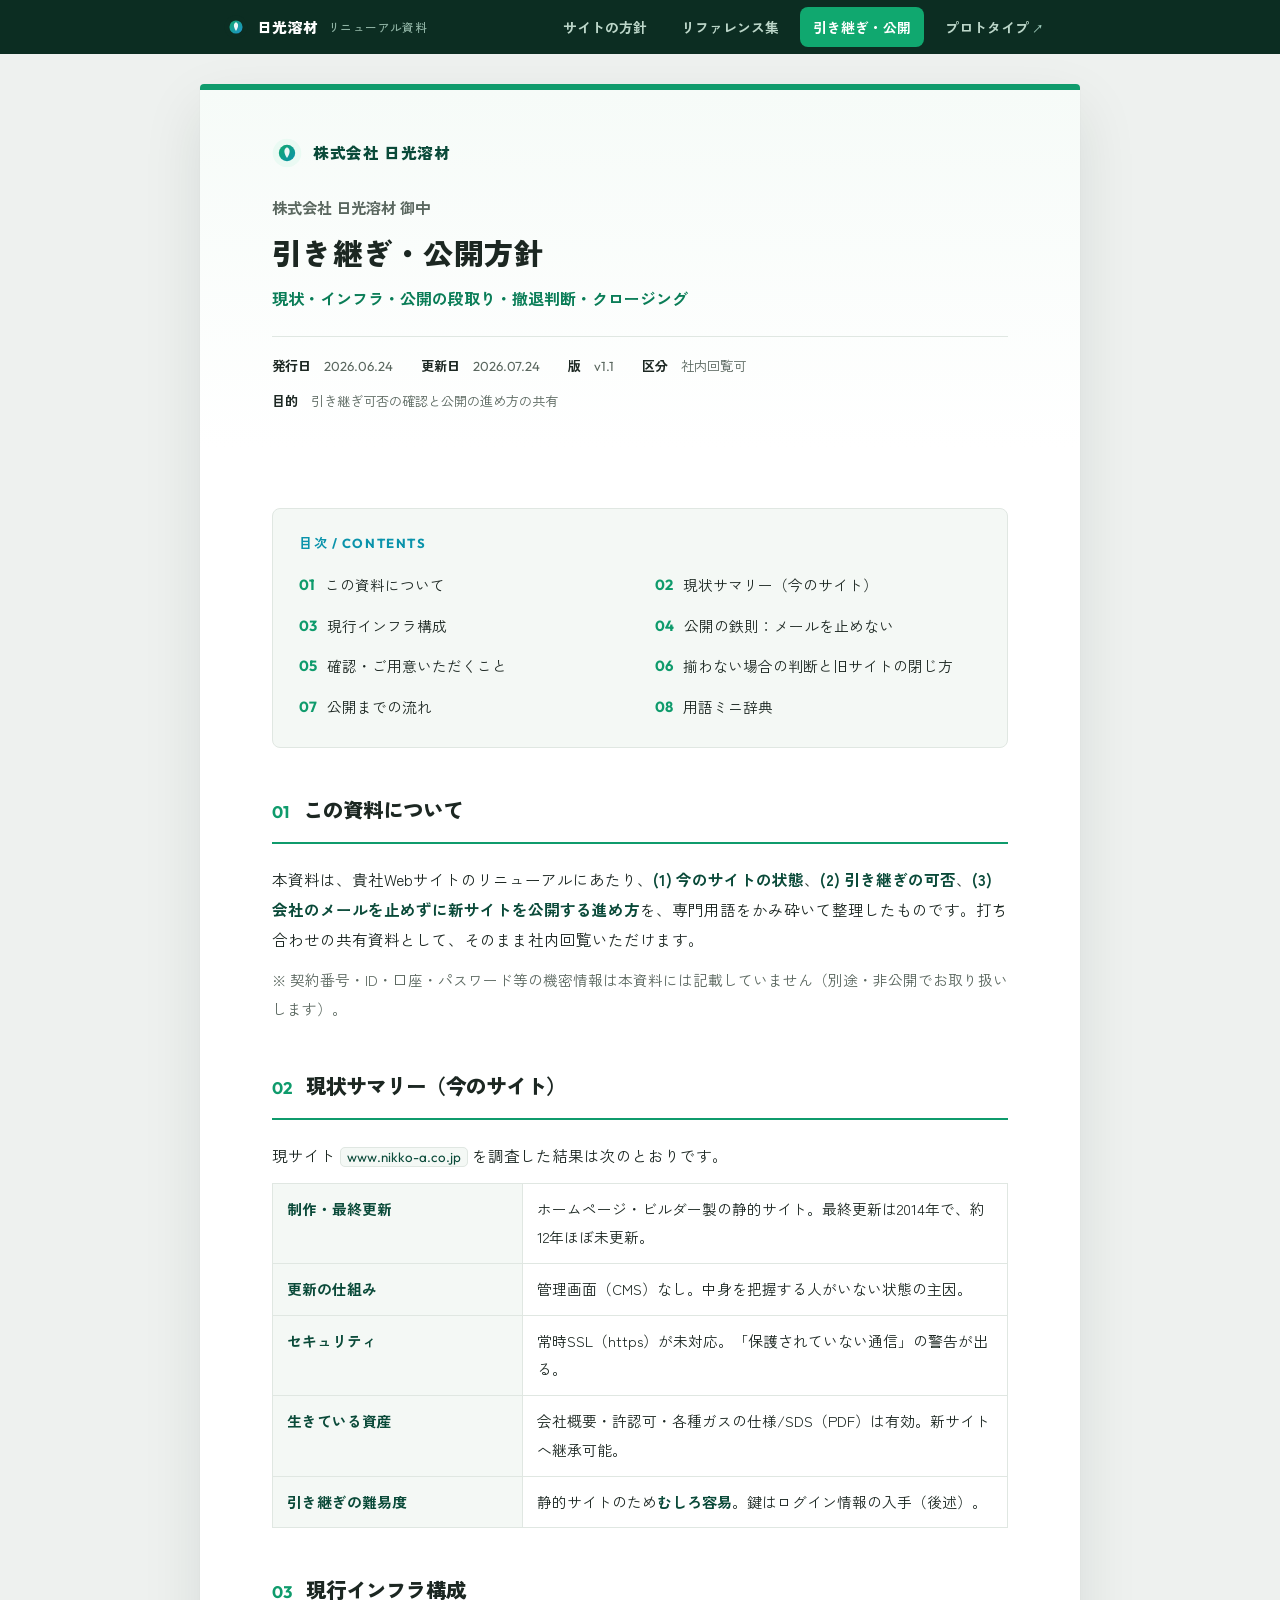
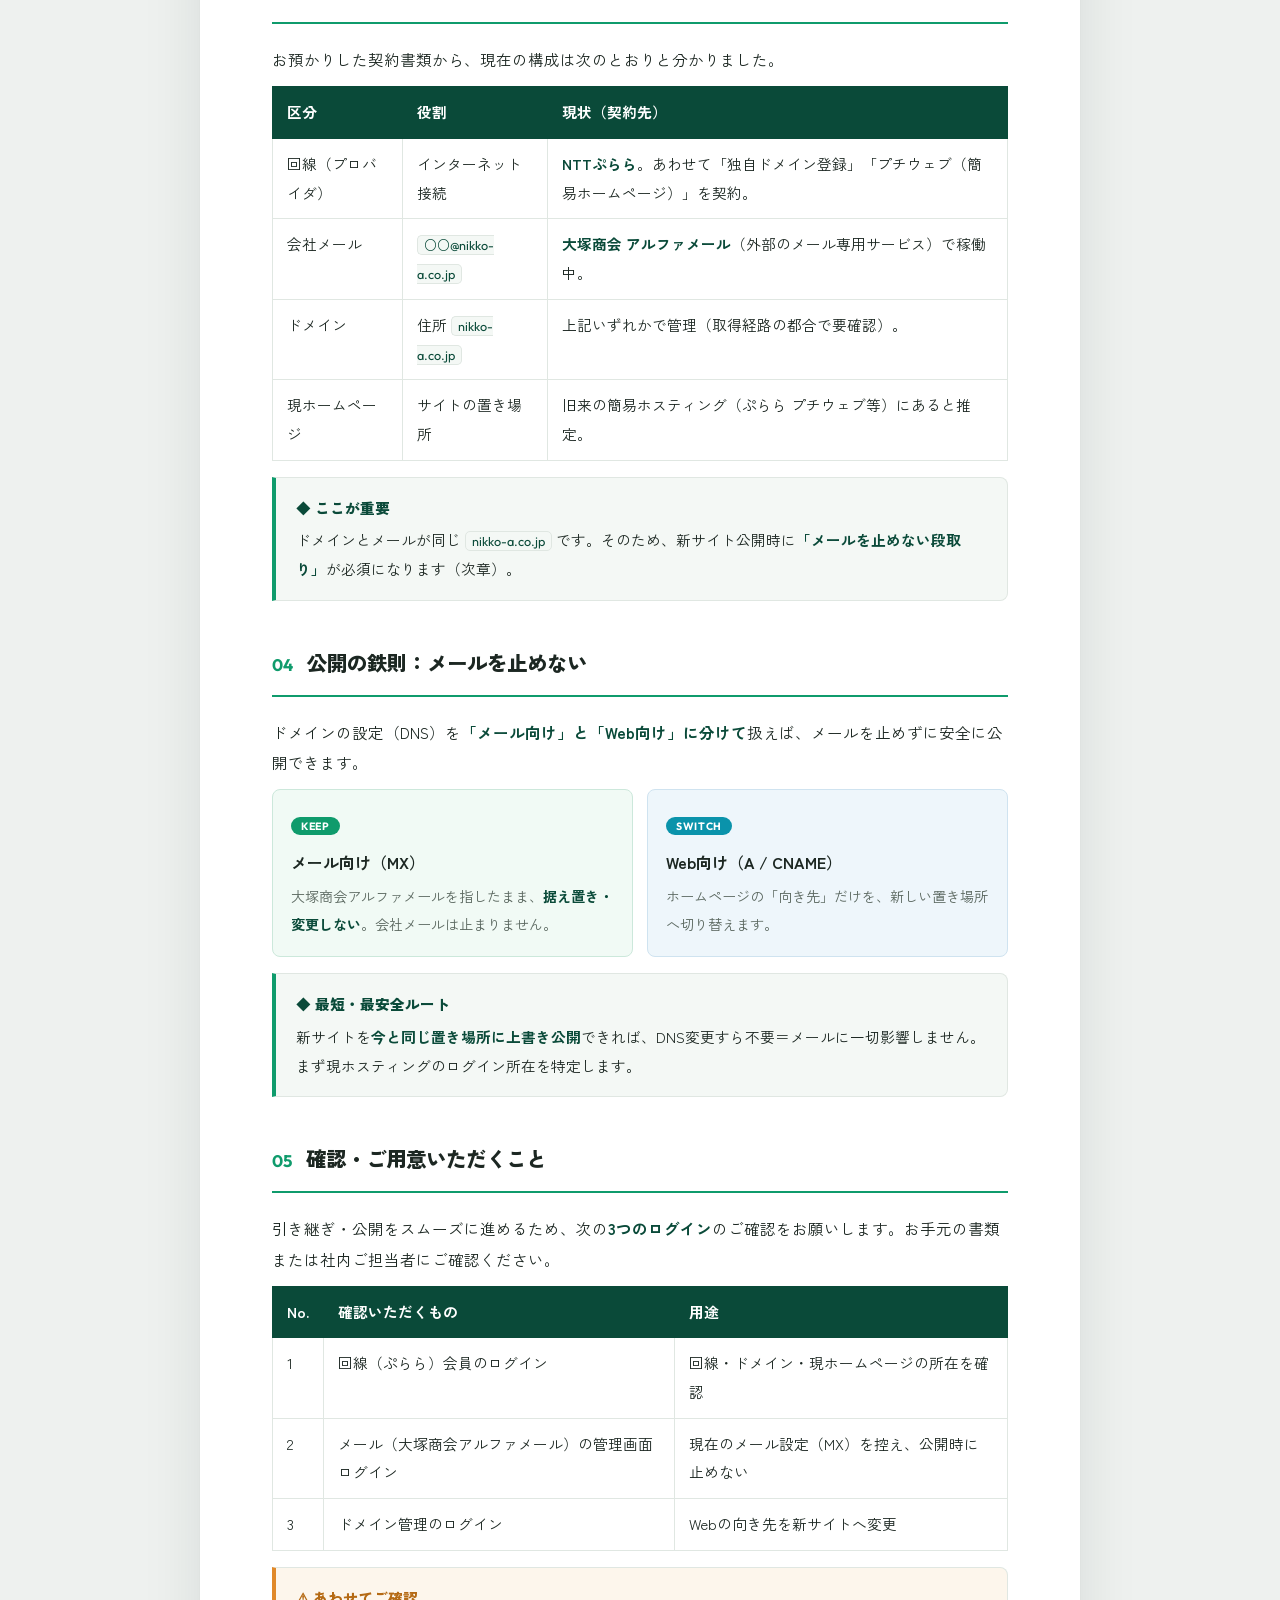
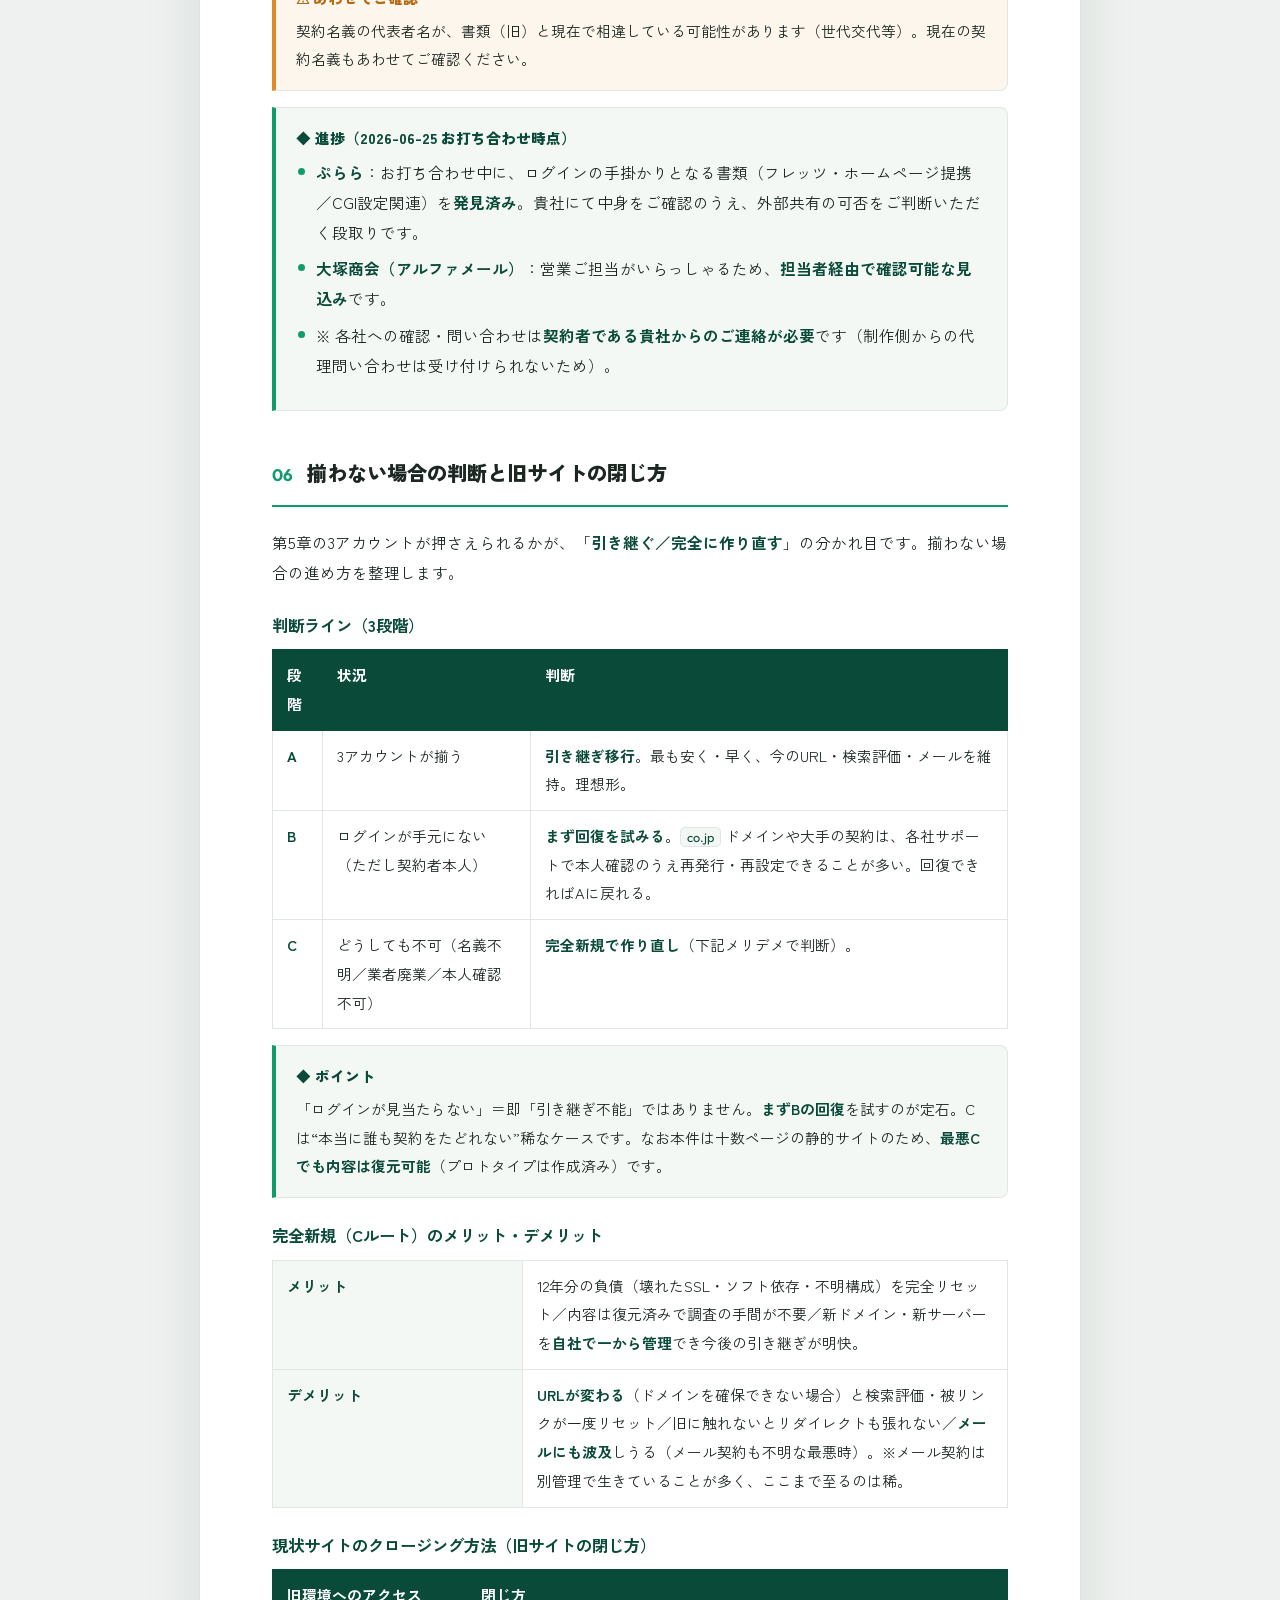
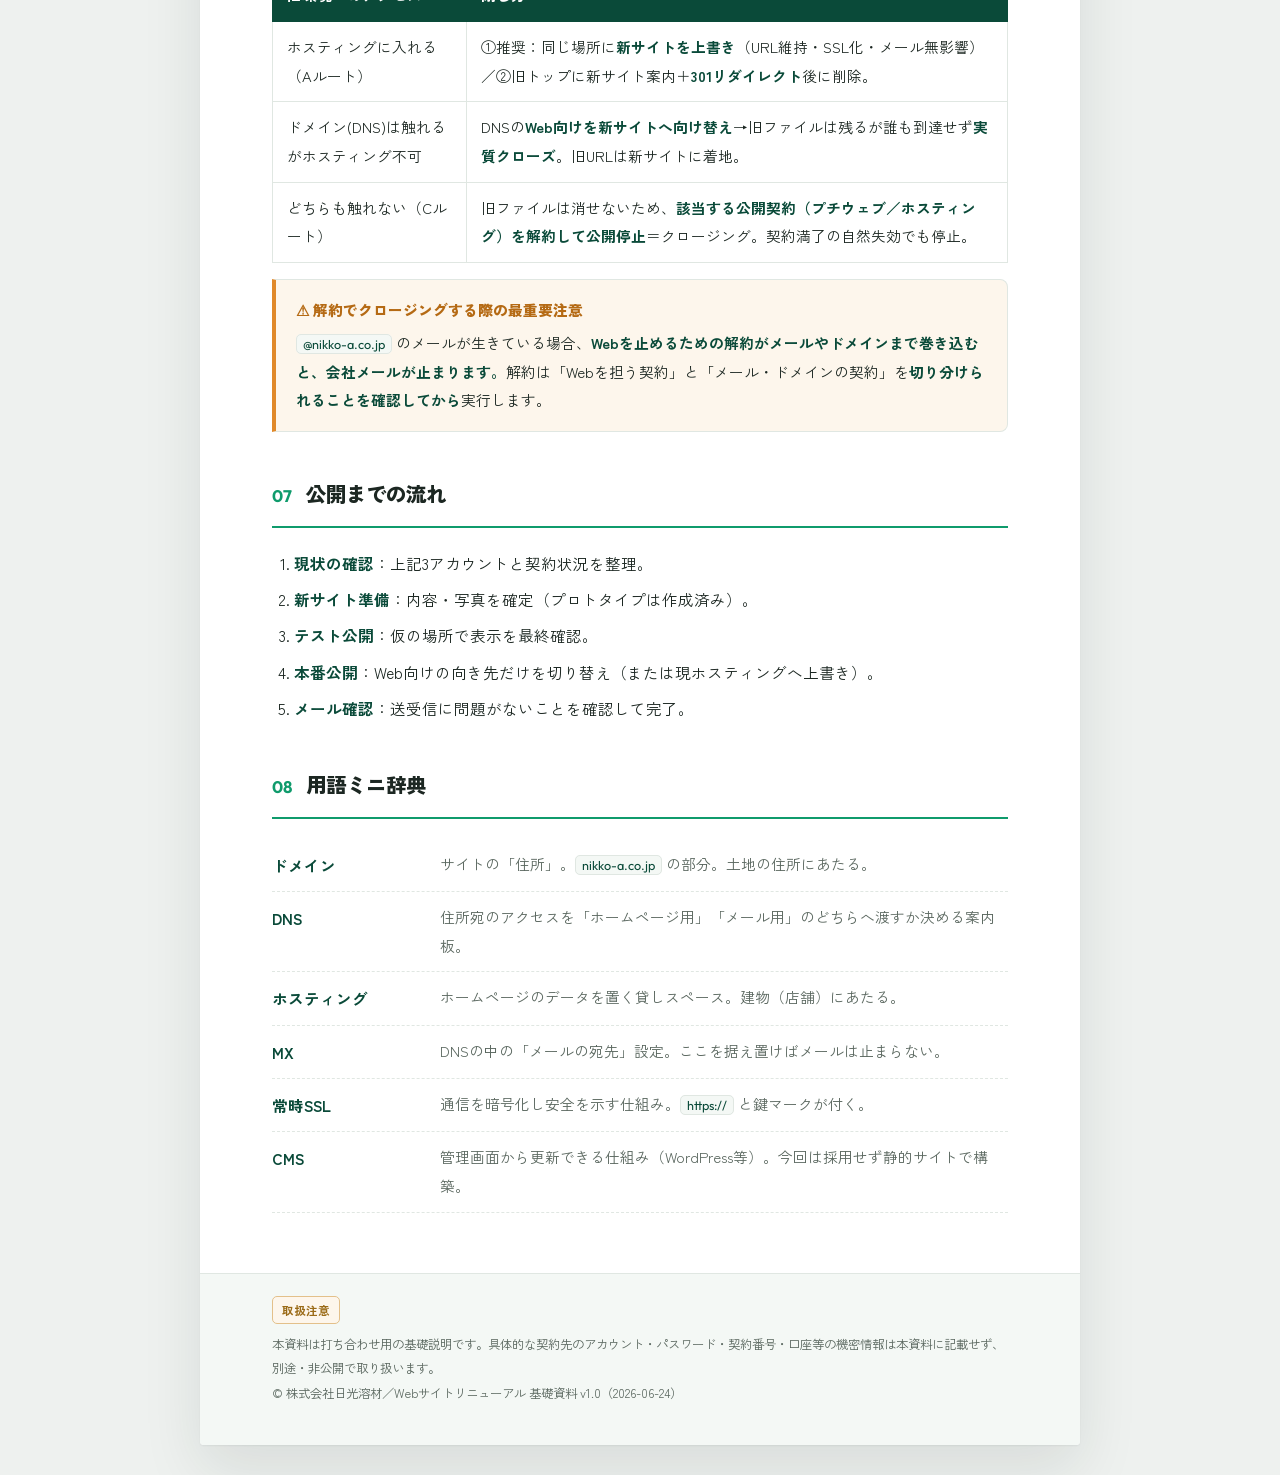
<file: hikitsugi.html>
<!doctype html>
<html lang="ja">
<head>
<meta charset="utf-8">
<meta name="viewport" content="width=device-width, initial-scale=1">
<meta name="robots" content="noindex, nofollow">
<title>引き継ぎ・公開方針｜株式会社日光溶材</title>
<meta name="description" content="株式会社日光溶材様 Webサイトリニューアルの打ち合わせ用基礎資料。現状サマリー、現行インフラ構成、メールを止めない公開方針、確認事項、公開までの流れ、用語解説をまとめています。">
<link rel="preconnect" href="https://fonts.googleapis.com">
<link rel="preconnect" href="https://fonts.gstatic.com" crossorigin>
<link href="https://fonts.googleapis.com/css2?family=Zen+Kaku+Gothic+New:wght@400;500;700;900&family=Outfit:wght@500;600;700&display=swap" rel="stylesheet">
<link rel="stylesheet" href="doc.css">
</head>
<body>
<nav class="docnav"><div class="nv">
  <span class="bm">
    <svg viewBox="0 0 44 44" xmlns="http://www.w3.org/2000/svg" aria-hidden="true"><defs><linearGradient id="nv" x1="0" y1="0" x2="1" y2="1"><stop offset="0" stop-color="#10a86f"/><stop offset="1" stop-color="#1f93cf"/></linearGradient></defs><circle cx="22" cy="22" r="21" fill="#0c2d22"/><circle cx="22" cy="22" r="12" fill="url(#nv)"/><path d="M22 13.5c4.6 2 5.6 7.6 0 16-5.6-8.4-4.6-14 0-16z" fill="#fff" opacity=".92"/></svg>
    日光溶材<small>リニューアル資料</small>
  </span>
  <a class="lk" href="index.html">サイトの方針</a>
  <a class="lk" href="references.html">リファレンス集</a>
  <a class="lk" href="hikitsugi.html" aria-current="page">引き継ぎ・公開</a>
  <a class="lk ext" href="http://localhost:8766/" target="_blank" rel="noopener">プロトタイプ</a>
</div></nav>

<article class="sheet">

  <!-- 文書ヘッダー -->
  <header class="dochead">
    <div class="docmeta-top">
      <svg class="mk" viewBox="0 0 44 44" xmlns="http://www.w3.org/2000/svg" aria-hidden="true">
        <defs><linearGradient id="lg" x1="0" y1="0" x2="1" y2="1"><stop offset="0" stop-color="#10a86f"/><stop offset="1" stop-color="#0a93ab"/></linearGradient></defs>
        <circle cx="22" cy="22" r="21" fill="#eafaf3"/><circle cx="22" cy="22" r="12" fill="url(#lg)"/>
        <path d="M22 13.5c4.6 2 5.6 7.6 0 16-5.6-8.4-4.6-14 0-16z" fill="#fff" opacity=".92"/>
      </svg>
      <span class="nm">株式会社 日光溶材</span>
    </div>
    <p class="doc-to">株式会社 日光溶材 御中</p>
    <h1 class="doc-title">引き継ぎ・公開方針</h1>
    <p class="doc-sub">現状・インフラ・公開の段取り・撤退判断・クロージング</p>
    <div class="doc-info">
      <span><b>発行日</b>　<span class="en">2026.06.24</span></span>
      <span><b>更新日</b>　<span class="en">2026.07.24</span></span>
      <span><b>版</b>　<span class="en">v1.1</span></span>
      <span><b>区分</b>　社内回覧可</span>
      <span><b>目的</b>　引き継ぎ可否の確認と公開の進め方の共有</span>
    </div>
  </header>

  <div class="pad body">

    <!-- 目次 -->
    <nav class="toc">
      <h2>目次 / Contents</h2>
      <ol>
        <li><a href="#s1">この資料について</a></li>
        <li><a href="#s2">現状サマリー（今のサイト）</a></li>
        <li><a href="#s3">現行インフラ構成</a></li>
        <li><a href="#s4">公開の鉄則：メールを止めない</a></li>
        <li><a href="#s5">確認・ご用意いただくこと</a></li>
        <li><a href="#s6">揃わない場合の判断と旧サイトの閉じ方</a></li>
        <li><a href="#s7">公開までの流れ</a></li>
        <li><a href="#s8">用語ミニ辞典</a></li>
      </ol>
    </nav>

    <!-- 1 -->
    <section class="sec" id="s1">
      <h2>この資料について</h2>
      <p>本資料は、貴社Webサイトのリニューアルにあたり、<strong>(1) 今のサイトの状態</strong>、<strong>(2) 引き継ぎの可否</strong>、<strong>(3) 会社のメールを止めずに新サイトを公開する進め方</strong>を、専門用語をかみ砕いて整理したものです。打ち合わせの共有資料として、そのまま社内回覧いただけます。</p>
      <p class="muted">※ 契約番号・ID・口座・パスワード等の機密情報は本資料には記載していません（別途・非公開でお取り扱いします）。</p>
    </section>

    <!-- 2 -->
    <section class="sec" id="s2">
      <h2>現状サマリー（今のサイト）</h2>
      <p>現サイト <code>www.nikko-a.co.jp</code> を調査した結果は次のとおりです。</p>
      <table class="doc">
        <tbody>
          <tr><th scope="row">制作・最終更新</th><td>ホームページ・ビルダー製の静的サイト。最終更新は2014年で、約12年ほぼ未更新。</td></tr>
          <tr><th scope="row">更新の仕組み</th><td>管理画面（CMS）なし。中身を把握する人がいない状態の主因。</td></tr>
          <tr><th scope="row">セキュリティ</th><td>常時SSL（https）が未対応。「保護されていない通信」の警告が出る。</td></tr>
          <tr><th scope="row">生きている資産</th><td>会社概要・許認可・各種ガスの仕様/SDS（PDF）は有効。新サイトへ継承可能。</td></tr>
          <tr><th scope="row">引き継ぎの難易度</th><td>静的サイトのため<strong>むしろ容易</strong>。鍵はログイン情報の入手（後述）。</td></tr>
        </tbody>
      </table>
    </section>

    <!-- 3 -->
    <section class="sec" id="s3">
      <h2>現行インフラ構成</h2>
      <p>お預かりした契約書類から、現在の構成は次のとおりと分かりました。</p>
      <table class="doc">
        <thead><tr><th>区分</th><th>役割</th><th>現状（契約先）</th></tr></thead>
        <tbody>
          <tr><td>回線（プロバイダ）</td><td>インターネット接続</td><td><strong>NTTぷらら</strong>。あわせて「独自ドメイン登録」「プチウェブ（簡易ホームページ）」を契約。</td></tr>
          <tr><td>会社メール</td><td><code>○○@nikko-a.co.jp</code></td><td><strong>大塚商会 アルファメール</strong>（外部のメール専用サービス）で稼働中。</td></tr>
          <tr><td>ドメイン</td><td>住所 <code>nikko-a.co.jp</code></td><td>上記いずれかで管理（取得経路の都合で要確認）。</td></tr>
          <tr><td>現ホームページ</td><td>サイトの置き場所</td><td>旧来の簡易ホスティング（ぷらら プチウェブ等）にあると推定。</td></tr>
        </tbody>
      </table>
      <div class="callout">
        <div class="ct">◆ ここが重要</div>
        <p>ドメインとメールが同じ <code>nikko-a.co.jp</code> です。そのため、新サイト公開時に<strong>「メールを止めない段取り」</strong>が必須になります（次章）。</p>
      </div>
    </section>

    <!-- 4 -->
    <section class="sec" id="s4">
      <h2>公開の鉄則：メールを止めない</h2>
      <p>ドメインの設定（DNS）を<strong>「メール向け」と「Web向け」に分けて</strong>扱えば、メールを止めずに安全に公開できます。</p>
      <div class="lanes">
        <div class="lane k"><span class="tag">KEEP</span><h4>メール向け（MX）</h4><p>大塚商会アルファメールを指したまま、<strong>据え置き・変更しない</strong>。会社メールは止まりません。</p></div>
        <div class="lane s"><span class="tag">SWITCH</span><h4>Web向け（A / CNAME）</h4><p>ホームページの「向き先」だけを、新しい置き場所へ切り替えます。</p></div>
      </div>
      <div class="callout">
        <div class="ct">◆ 最短・最安全ルート</div>
        <p>新サイトを<strong>今と同じ置き場所に上書き公開</strong>できれば、DNS変更すら不要＝メールに一切影響しません。まず現ホスティングのログイン所在を特定します。</p>
      </div>
    </section>

    <!-- 5 -->
    <section class="sec" id="s5">
      <h2>確認・ご用意いただくこと</h2>
      <p>引き継ぎ・公開をスムーズに進めるため、次の<strong>3つのログイン</strong>のご確認をお願いします。お手元の書類または社内ご担当者にご確認ください。</p>
      <table class="doc">
        <thead><tr><th>No.</th><th>確認いただくもの</th><th>用途</th></tr></thead>
        <tbody>
          <tr><td>1</td><td>回線（ぷらら）会員のログイン</td><td>回線・ドメイン・現ホームページの所在を確認</td></tr>
          <tr><td>2</td><td>メール（大塚商会アルファメール）の管理画面ログイン</td><td>現在のメール設定（MX）を控え、公開時に止めない</td></tr>
          <tr><td>3</td><td>ドメイン管理のログイン</td><td>Webの向き先を新サイトへ変更</td></tr>
        </tbody>
      </table>
      <div class="callout warn">
        <div class="ct">⚠ あわせてご確認</div>
        <p>契約名義の代表者名が、書類（旧）と現在で相違している可能性があります（世代交代等）。現在の契約名義もあわせてご確認ください。</p>
      </div>
      <div class="callout">
        <div class="ct">◆ 進捗（2026-06-25 お打ち合わせ時点）</div>
        <ul class="dot">
          <li><strong>ぷらら</strong>：お打ち合わせ中に、ログインの手掛かりとなる書類（フレッツ・ホームページ提携／CGI設定関連）を<strong>発見済み</strong>。貴社にて中身をご確認のうえ、外部共有の可否をご判断いただく段取りです。</li>
          <li><strong>大塚商会（アルファメール）</strong>：営業ご担当がいらっしゃるため、<strong>担当者経由で確認可能な見込み</strong>です。</li>
          <li>※ 各社への確認・問い合わせは<strong>契約者である貴社からのご連絡が必要</strong>です（制作側からの代理問い合わせは受け付けられないため）。</li>
        </ul>
      </div>
    </section>

    <!-- 6 -->
    <section class="sec" id="s6">
      <h2>揃わない場合の判断と旧サイトの閉じ方</h2>
      <p>第5章の3アカウントが押さえられるかが、「<strong>引き継ぐ／完全に作り直す</strong>」の分かれ目です。揃わない場合の進め方を整理します。</p>

      <h3>判断ライン（3段階）</h3>
      <table class="doc">
        <thead><tr><th>段階</th><th>状況</th><th>判断</th></tr></thead>
        <tbody>
          <tr><td><strong>A</strong></td><td>3アカウントが揃う</td><td><strong>引き継ぎ移行</strong>。最も安く・早く、今のURL・検索評価・メールを維持。理想形。</td></tr>
          <tr><td><strong>B</strong></td><td>ログインが手元にない（ただし契約者本人）</td><td><strong>まず回復を試みる</strong>。<code>co.jp</code> ドメインや大手の契約は、各社サポートで本人確認のうえ再発行・再設定できることが多い。回復できればAに戻れる。</td></tr>
          <tr><td><strong>C</strong></td><td>どうしても不可（名義不明／業者廃業／本人確認不可）</td><td><strong>完全新規で作り直し</strong>（下記メリデメで判断）。</td></tr>
        </tbody>
      </table>
      <div class="callout">
        <div class="ct">◆ ポイント</div>
        <p>「ログインが見当たらない」＝即「引き継ぎ不能」ではありません。<strong>まずBの回復</strong>を試すのが定石。Cは“本当に誰も契約をたどれない”稀なケースです。なお本件は十数ページの静的サイトのため、<strong>最悪Cでも内容は復元可能</strong>（プロトタイプは作成済み）です。</p>
      </div>

      <h3>完全新規（Cルート）のメリット・デメリット</h3>
      <table class="doc">
        <tbody>
          <tr><th scope="row">メリット</th><td>12年分の負債（壊れたSSL・ソフト依存・不明構成）を完全リセット／内容は復元済みで調査の手間が不要／新ドメイン・新サーバーを<strong>自社で一から管理</strong>でき今後の引き継ぎが明快。</td></tr>
          <tr><th scope="row">デメリット</th><td><strong>URLが変わる</strong>（ドメインを確保できない場合）と検索評価・被リンクが一度リセット／旧に触れないとリダイレクトも張れない／<strong>メールにも波及</strong>しうる（メール契約も不明な最悪時）。※メール契約は別管理で生きていることが多く、ここまで至るのは稀。</td></tr>
        </tbody>
      </table>

      <h3>現状サイトのクロージング方法（旧サイトの閉じ方）</h3>
      <table class="doc">
        <thead><tr><th>旧環境へのアクセス</th><th>閉じ方</th></tr></thead>
        <tbody>
          <tr><td>ホスティングに入れる（Aルート）</td><td>①推奨：同じ場所に<strong>新サイトを上書き</strong>（URL維持・SSL化・メール無影響）／②旧トップに新サイト案内＋<strong>301リダイレクト</strong>後に削除。</td></tr>
          <tr><td>ドメイン(DNS)は触れるがホスティング不可</td><td>DNSの<strong>Web向けを新サイトへ向け替え</strong>→旧ファイルは残るが誰も到達せず<strong>実質クローズ</strong>。旧URLは新サイトに着地。</td></tr>
          <tr><td>どちらも触れない（Cルート）</td><td>旧ファイルは消せないため、<strong>該当する公開契約（プチウェブ／ホスティング）を解約して公開停止</strong>＝クロージング。契約満了の自然失効でも停止。</td></tr>
        </tbody>
      </table>
      <div class="callout warn">
        <div class="ct">⚠ 解約でクロージングする際の最重要注意</div>
        <p><code>@nikko-a.co.jp</code> のメールが生きている場合、<strong>Webを止めるための解約がメールやドメインまで巻き込むと、会社メールが止まります。</strong>解約は「Webを担う契約」と「メール・ドメインの契約」を<strong>切り分けられることを確認してから</strong>実行します。</p>
      </div>
    </section>

    <!-- 7 -->
    <section class="sec" id="s7">
      <h2>公開までの流れ</h2>
      <ol class="num">
        <li><strong>現状の確認</strong>：上記3アカウントと契約状況を整理。</li>
        <li><strong>新サイト準備</strong>：内容・写真を確定（プロトタイプは作成済み）。</li>
        <li><strong>テスト公開</strong>：仮の場所で表示を最終確認。</li>
        <li><strong>本番公開</strong>：Web向けの向き先だけを切り替え（または現ホスティングへ上書き）。</li>
        <li><strong>メール確認</strong>：送受信に問題がないことを確認して完了。</li>
      </ol>
    </section>

    <!-- 8 -->
    <section class="sec" id="s8">
      <h2>用語ミニ辞典</h2>
      <dl class="terms">
        <div><dt>ドメイン</dt><dd>サイトの「住所」。<code>nikko-a.co.jp</code> の部分。土地の住所にあたる。</dd></div>
        <div><dt>DNS</dt><dd>住所宛のアクセスを「ホームページ用」「メール用」のどちらへ渡すか決める案内板。</dd></div>
        <div><dt>ホスティング</dt><dd>ホームページのデータを置く貸しスペース。建物（店舗）にあたる。</dd></div>
        <div><dt>MX</dt><dd>DNSの中の「メールの宛先」設定。ここを据え置けばメールは止まらない。</dd></div>
        <div><dt>常時SSL</dt><dd>通信を暗号化し安全を示す仕組み。<code>https://</code> と鍵マークが付く。</dd></div>
        <div><dt>CMS</dt><dd>管理画面から更新できる仕組み（WordPress等）。今回は採用せず静的サイトで構築。</dd></div>
      </dl>
    </section>

  </div>

  <footer class="docfoot">
    <span class="conf">取扱注意</span><br>
    本資料は打ち合わせ用の基礎説明です。具体的な契約先のアカウント・パスワード・契約番号・口座等の機密情報は本資料に記載せず、別途・非公開で取り扱います。<br>
    © 株式会社日光溶材／Webサイトリニューアル 基礎資料 v1.0（2026-06-24）
  </footer>

</article>

</body>
</html>
</file>
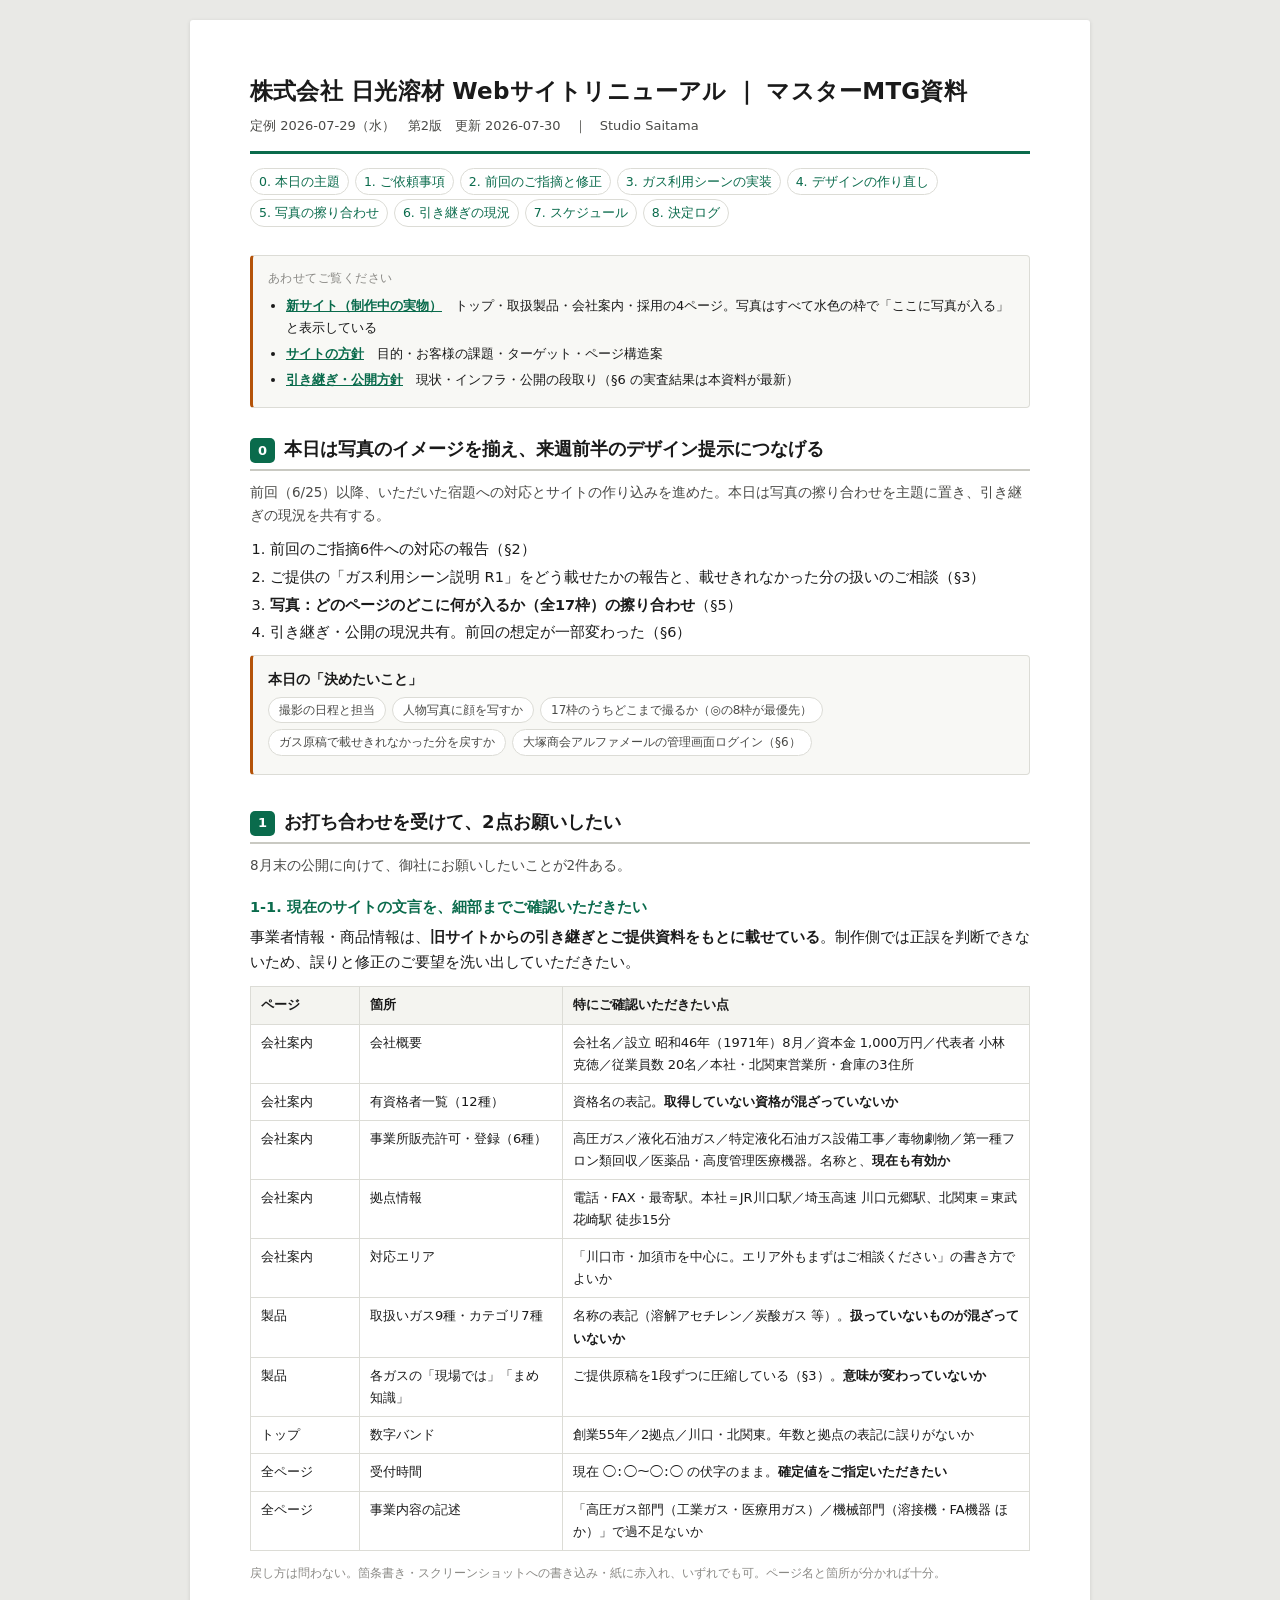
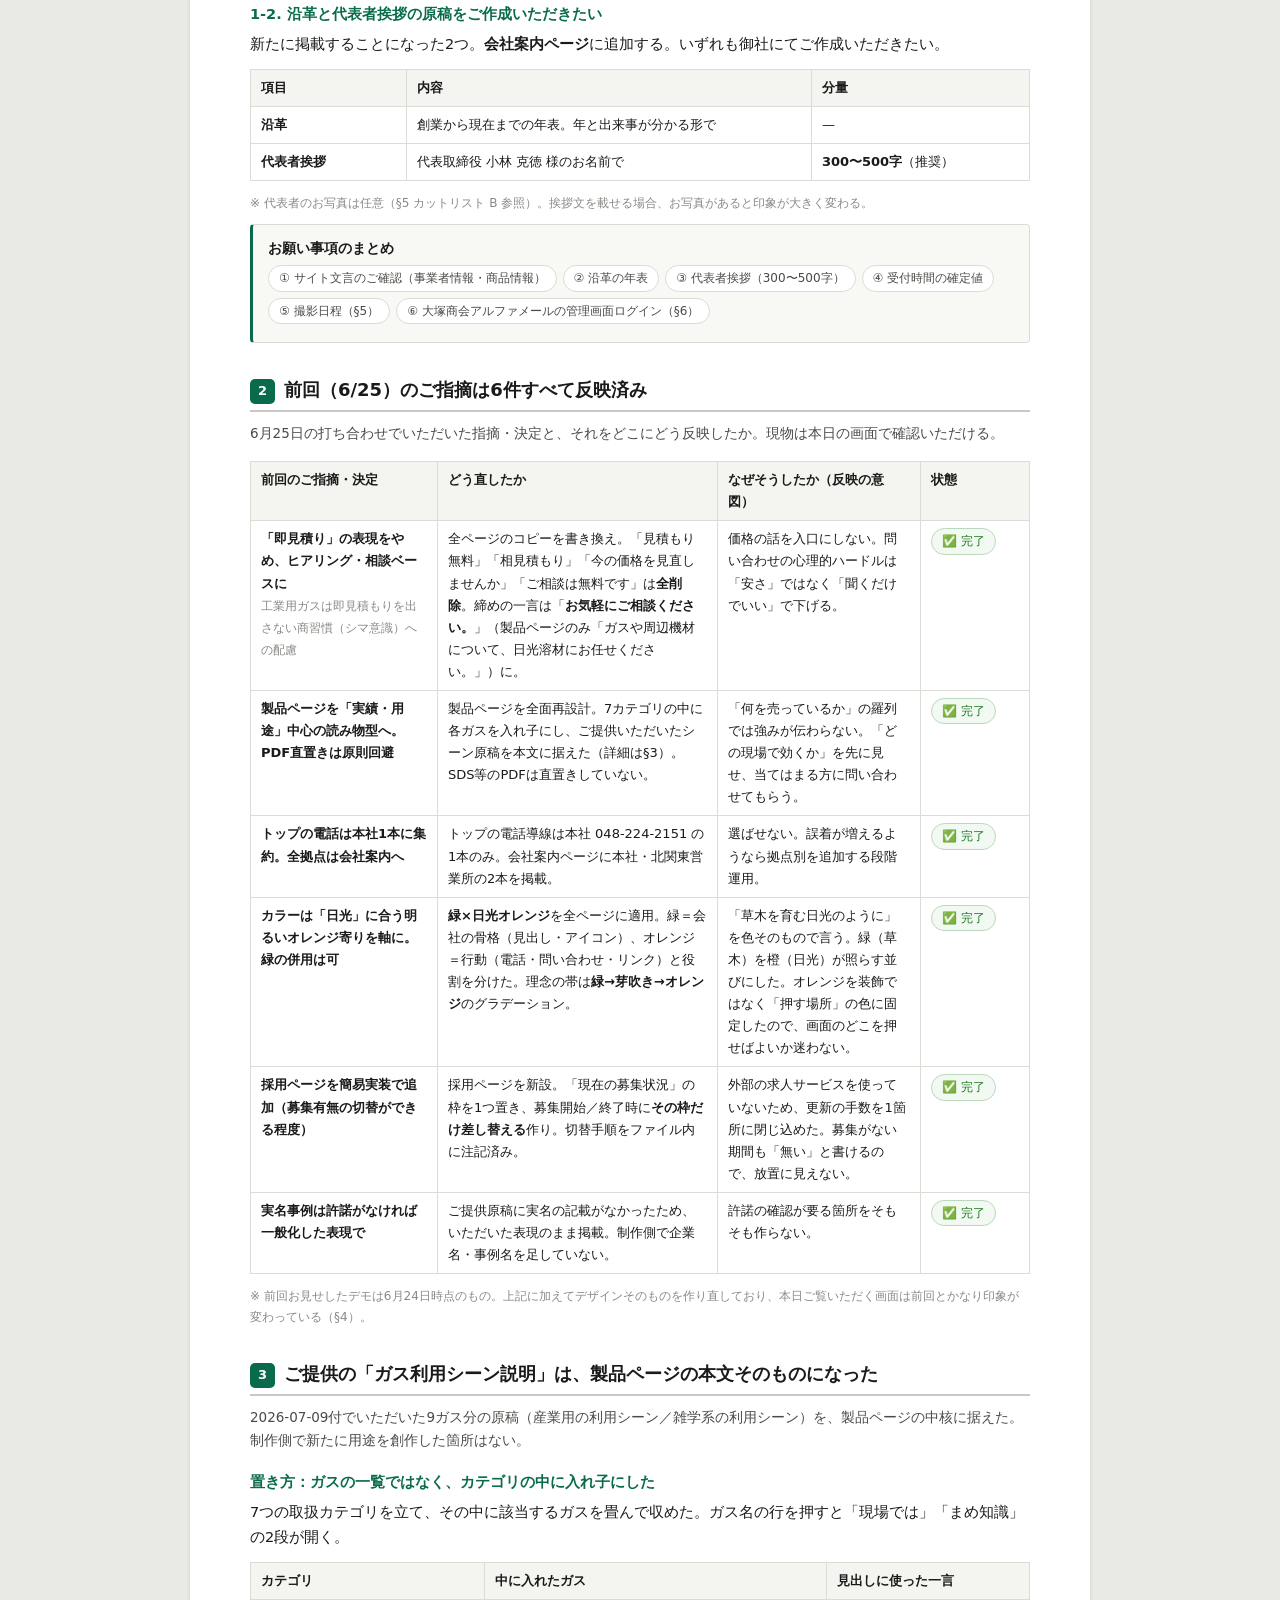
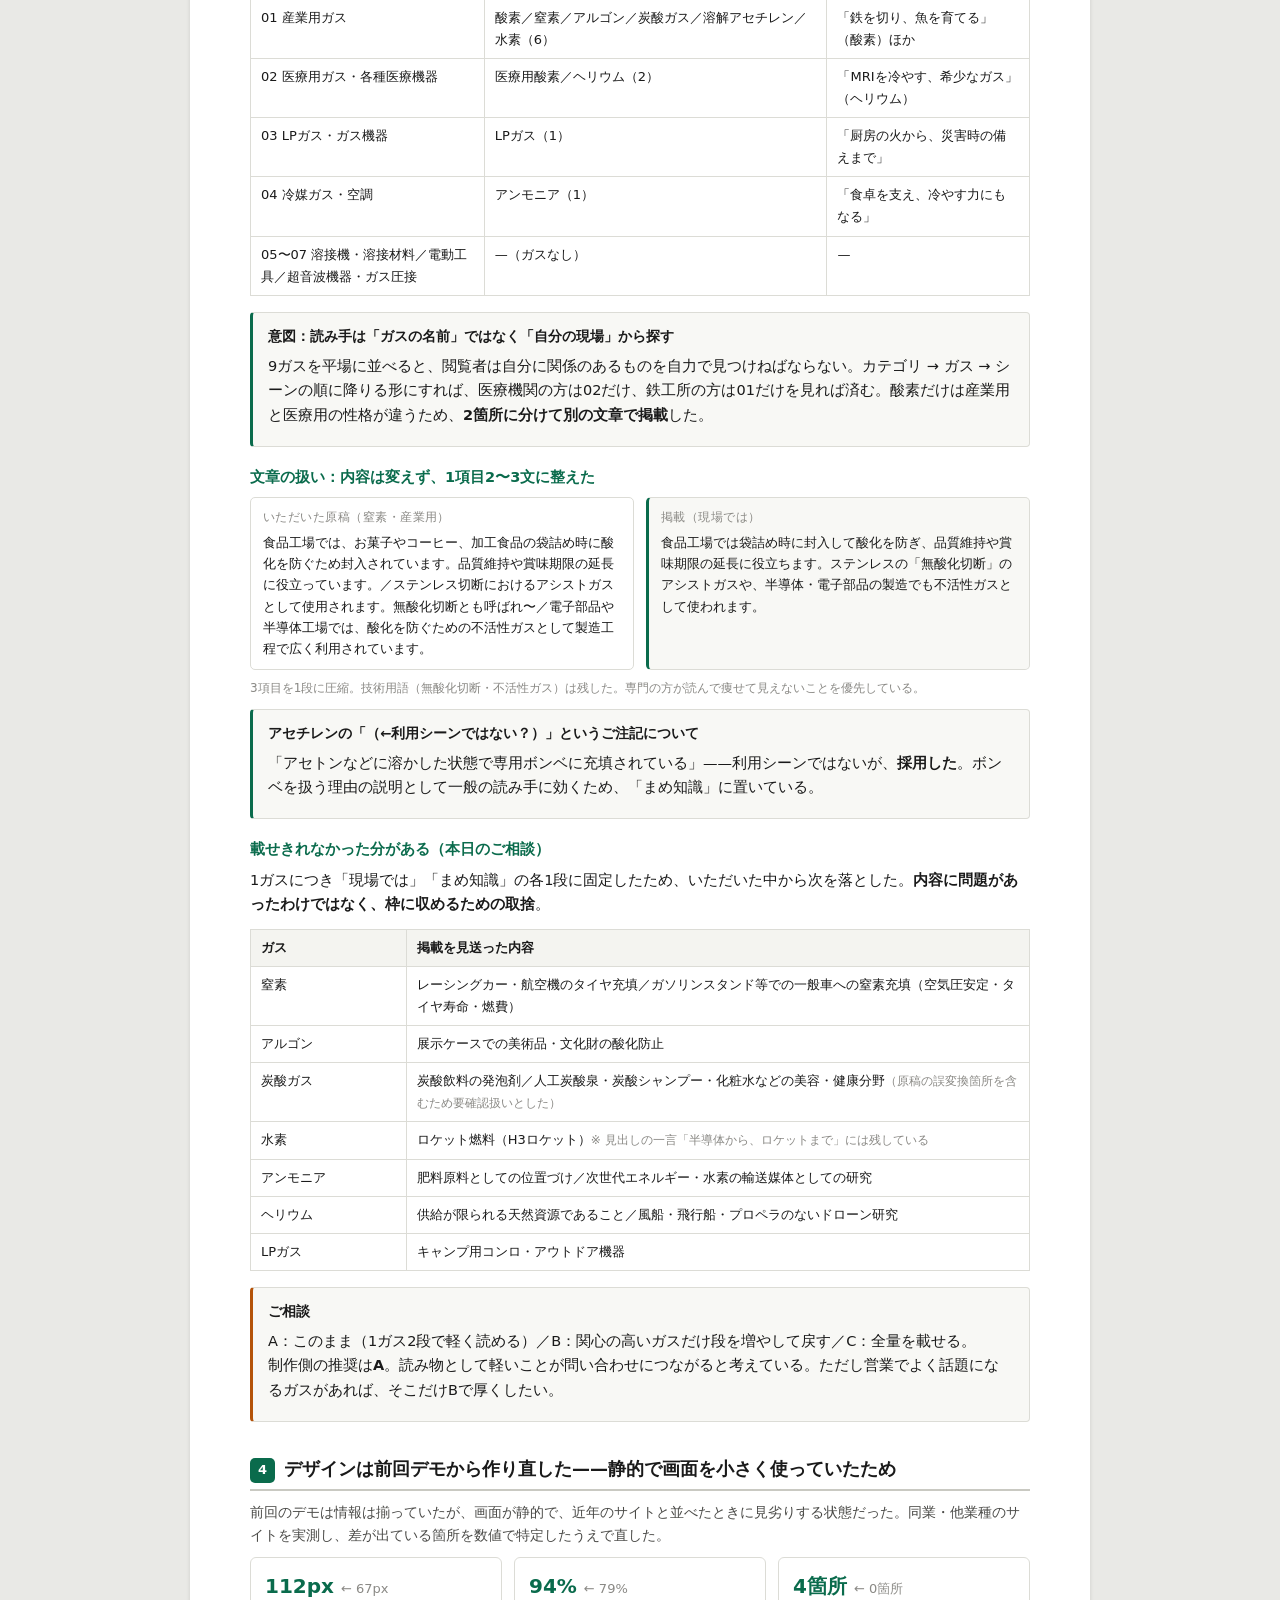
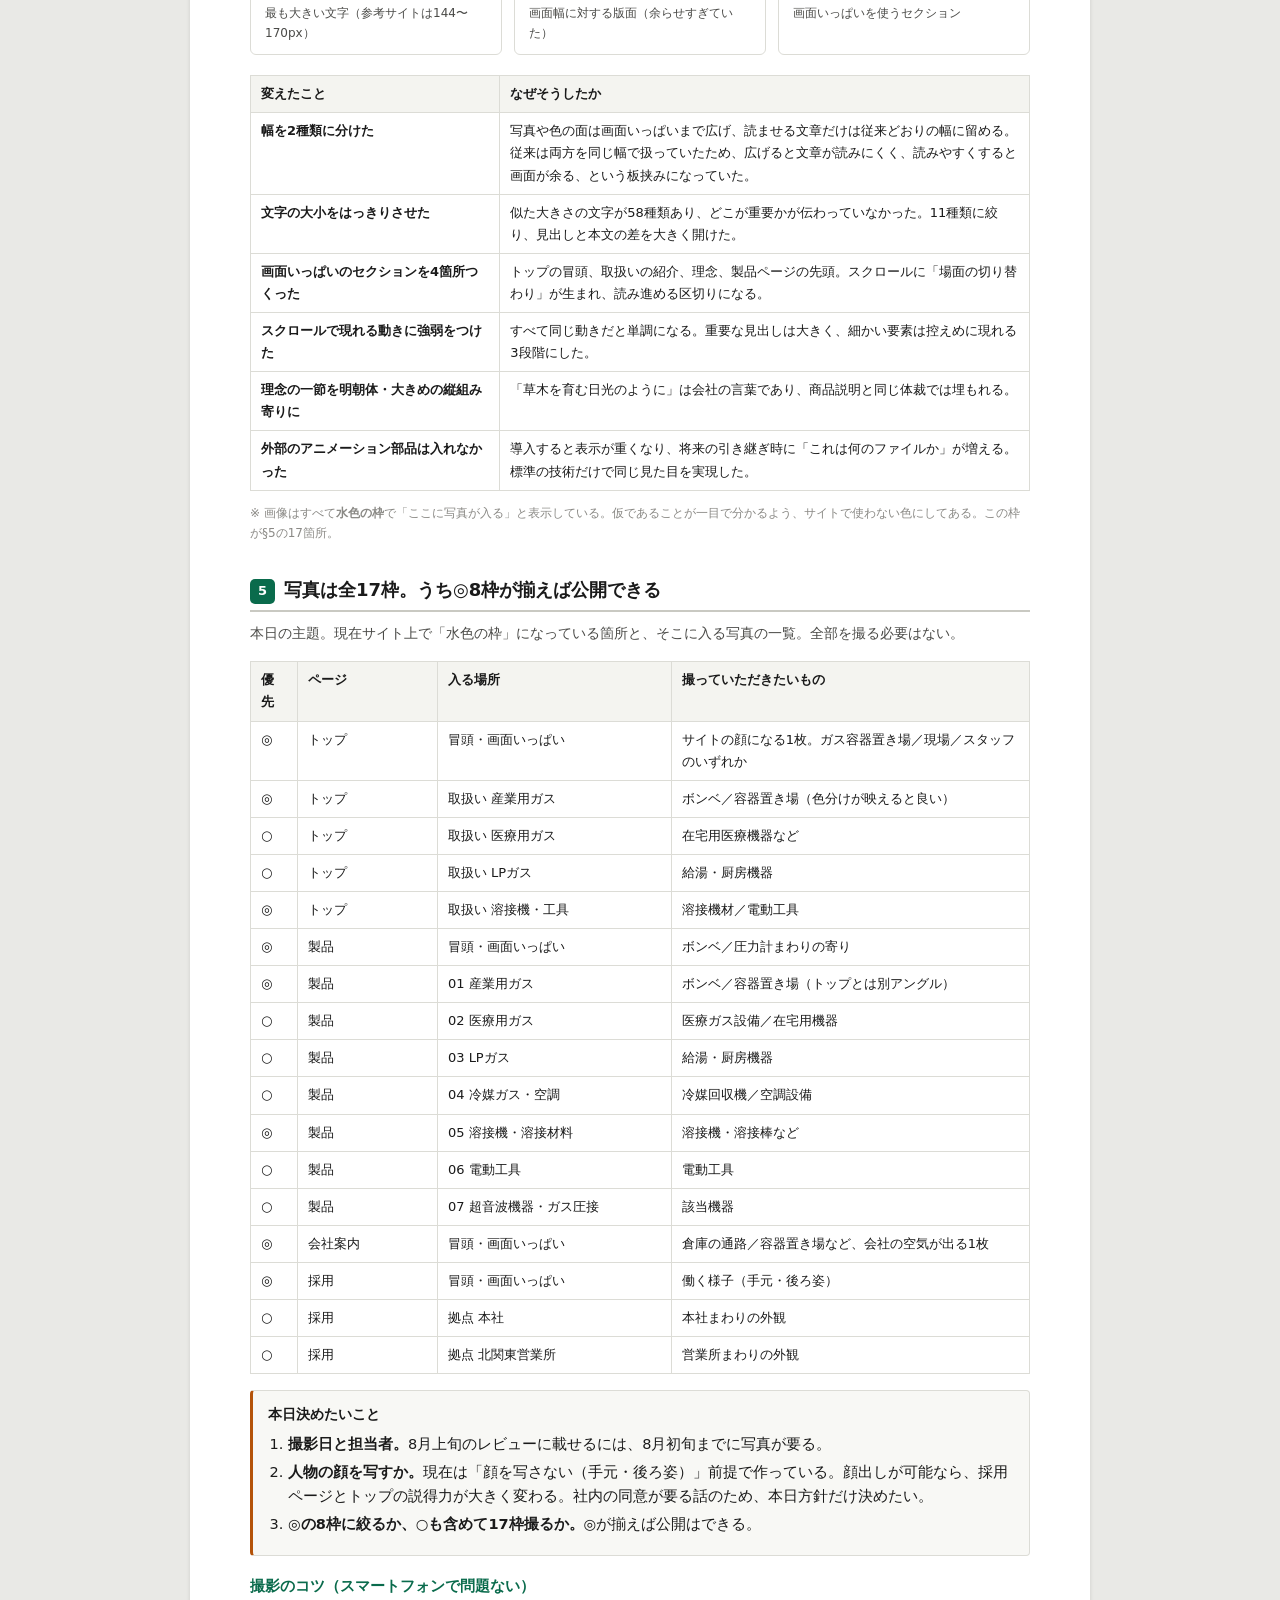
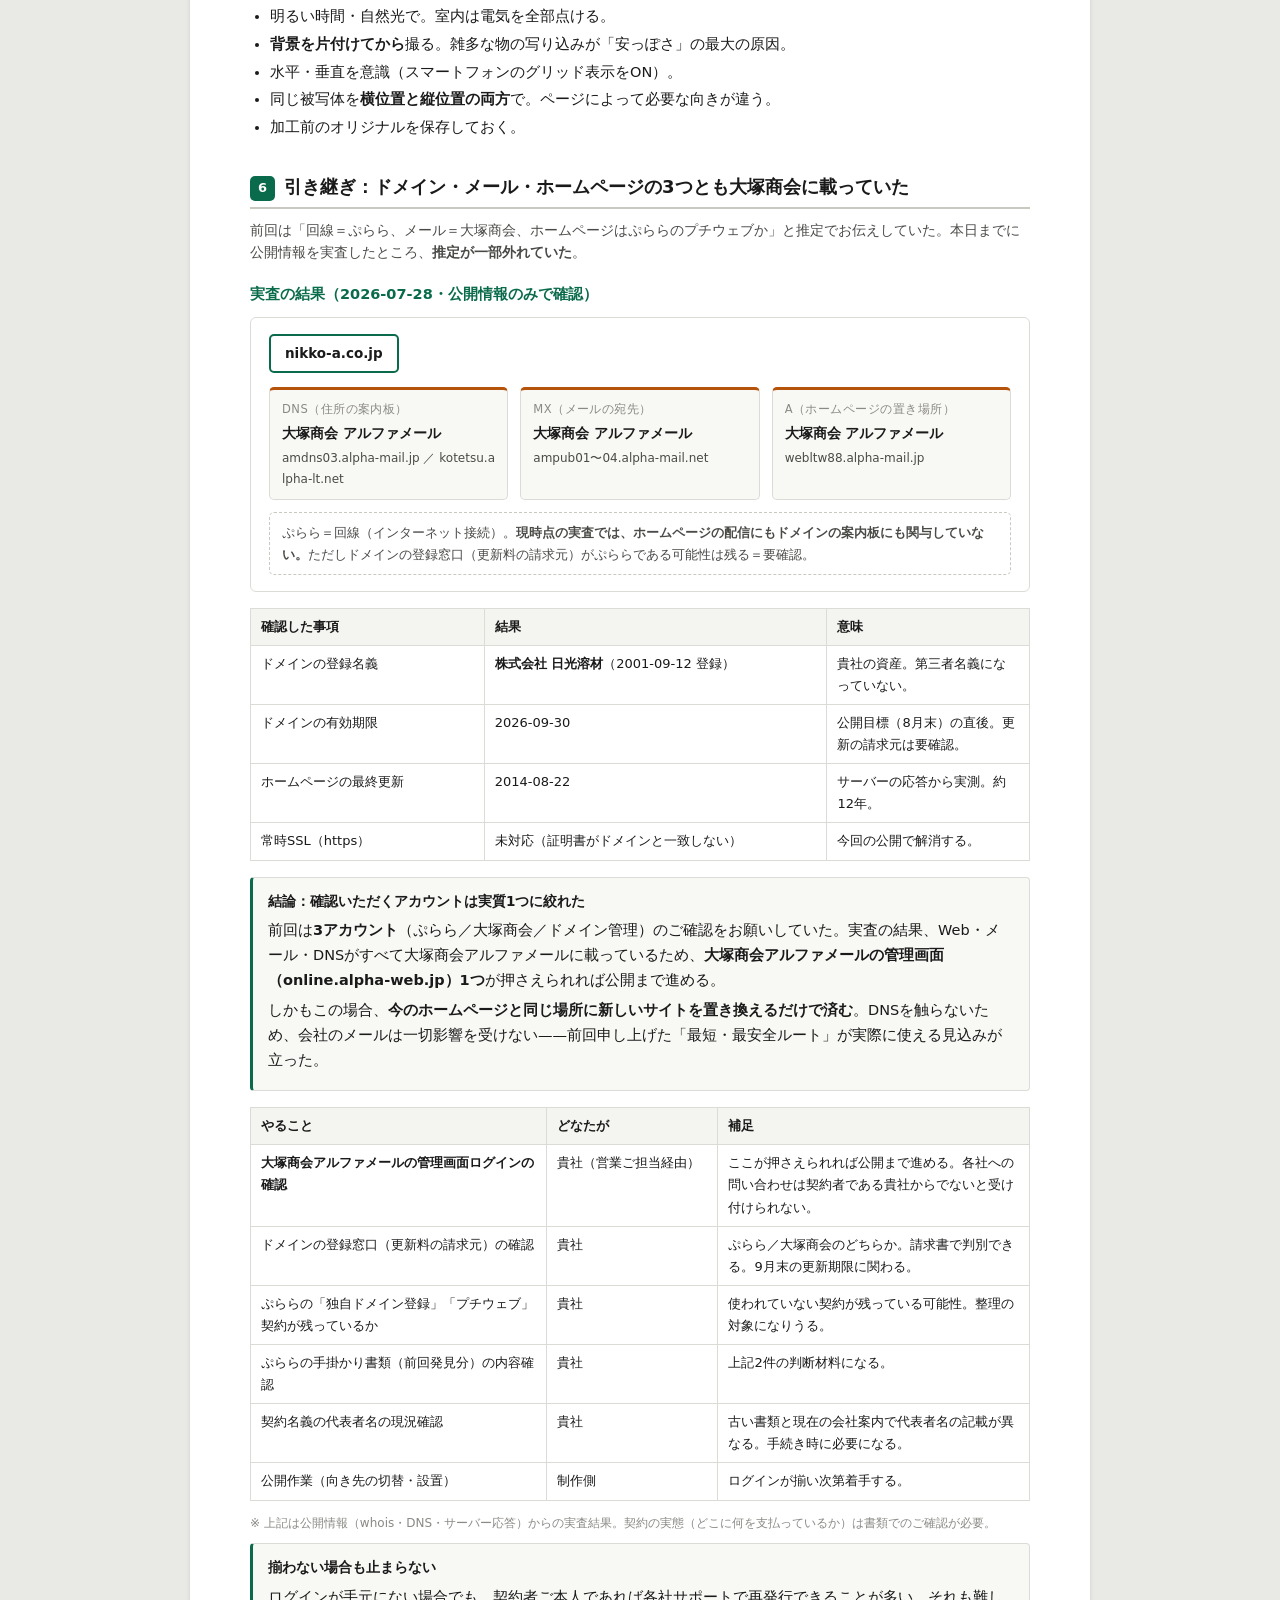
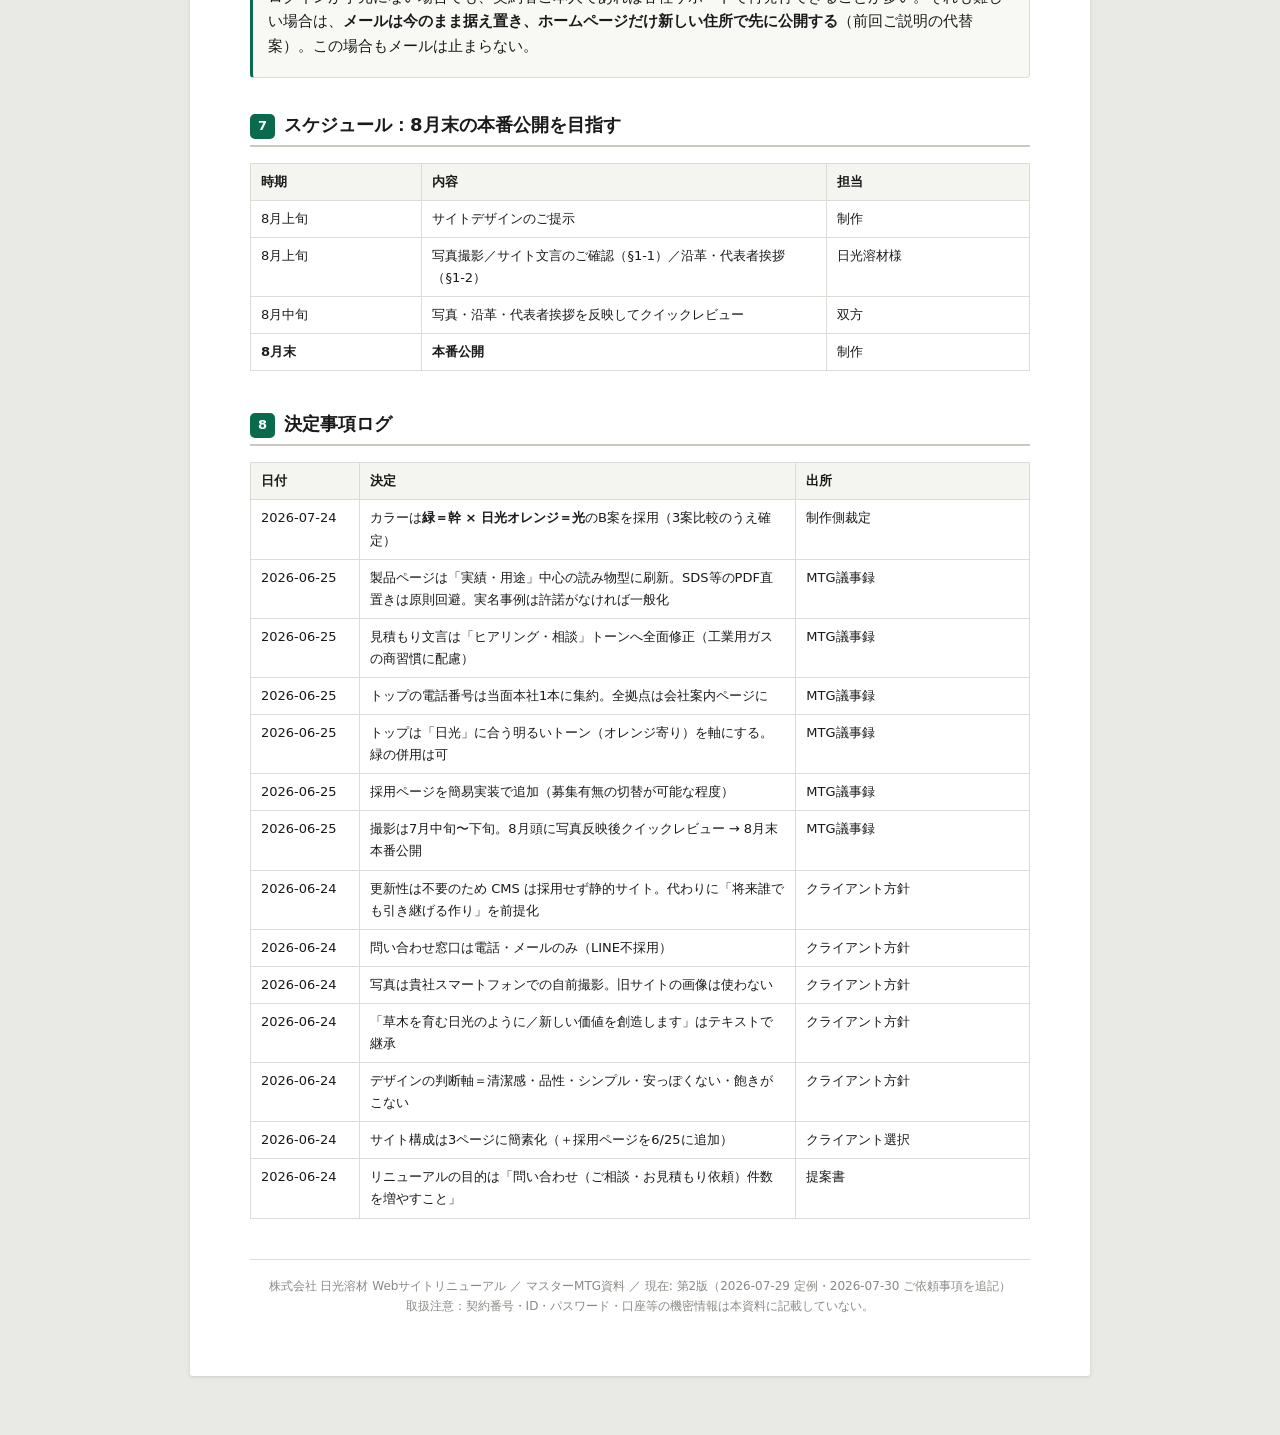
<file: mtg-20260729.html>
<!DOCTYPE html>
<html lang="ja">
<head>
<meta charset="utf-8">
<meta name="viewport" content="width=device-width, initial-scale=1">
<meta name="robots" content="noindex, nofollow">
<title>日光溶材 Webサイトリニューアル マスターMTG資料</title>
<style>
  /* ===== 白背景・文書(Word)風 固定。ダークモード指定なし（静的資料の規範） ===== */
  :root{
    --canvas:#e9e9e6;
    --paper:#ffffff;
    --ink:#1a1a1a;
    --ink2:#4a4a47;
    --muted:#8a8985;
    --line:#dcdcd6;
    --rule:#c9c9c2;
    --tinthead:#f4f4f0;
    --box:#f8f8f5;
    --brand:#0a6b4c;       /* 幹＝緑（サイト本体 --green-deep） */
    --ev:#b45309;          /* 光＝日光オレンジ（サイト本体 --blue） */
    --good:#1a7a1a; --warn:#9a6a00; --crit:#c0332f;
  }
  *{box-sizing:border-box}
  html{scroll-behavior:smooth}
  body{margin:0;background:var(--canvas);color:var(--ink);
    font-family:"Hiragino Kaku Gothic ProN","Yu Gothic",Meiryo,system-ui,sans-serif;
    line-height:1.7;font-size:14.5px}
  .paper{max-width:900px;margin:20px auto 60px;background:var(--paper);
    box-shadow:0 1px 4px rgba(0,0,0,.12);border-radius:3px;padding:52px 60px 60px}
  @media(max-width:680px){.paper{padding:28px 20px 40px;margin:0}}
  .doc-title{border-bottom:3px solid var(--brand);padding-bottom:14px;margin-bottom:6px}
  .doc-title h1{font-size:23px;margin:0 0 4px;letter-spacing:.01em}
  .doc-title .meta{font-size:13px;color:var(--ink2)}
  nav.toc{display:flex;flex-wrap:wrap;gap:4px 6px;margin:14px 0 28px;font-size:12.5px}
  nav.toc a{color:var(--brand);text-decoration:none;padding:2px 8px;border:1px solid var(--line);border-radius:14px}
  nav.toc a:hover{background:var(--tinthead)}
  section{margin:0 0 34px;scroll-margin-top:16px}
  h2{font-size:18px;margin:0 0 10px;padding-bottom:6px;border-bottom:2px solid var(--rule);
    display:flex;align-items:flex-start;gap:9px;line-height:1.45}
  h2 .num{display:inline-flex;width:25px;height:25px;border-radius:5px;background:var(--brand);
    color:#fff;font-size:13px;align-items:center;justify-content:center;flex:0 0 auto;margin-top:2px}
  h3{font-size:14.5px;margin:18px 0 6px;color:var(--brand)}
  .lead{color:var(--ink2);font-size:13.5px;margin:0 0 10px}
  .note{font-size:12px;color:var(--muted)}
  p{margin:6px 0}
  ul,ol{margin:6px 0;padding-left:20px}
  li{margin:3px 0}
  b{font-weight:700}
  .chips{display:flex;flex-wrap:wrap;gap:6px;margin:6px 0}
  .chip{font-size:12px;padding:2px 10px;border-radius:20px;border:1px solid var(--line);color:var(--ink2);background:#fff;display:inline-block}
  .chip.done{color:var(--good);border-color:#bcd8bc;background:#f2f9f2}
  .chip.warn{color:var(--warn);border-color:#e7d6a6;background:#fbf6e9}
  .chip.crit{color:var(--crit);border-color:#e6b3b0;background:#fbeeed;font-weight:700}
  .chip.tbd{color:var(--ev);border-color:#e7c3a6;background:#fbf1e9;font-weight:700}
  .box{border:1px solid var(--line);border-left:3px solid var(--brand);border-radius:4px;
    padding:12px 15px;background:var(--box);margin:10px 0}
  .box.decide{border-left-color:var(--ev)}
  .box h4{margin:0 0 6px;font-size:13.5px}
  table{border-collapse:collapse;width:100%;font-size:13px;margin:6px 0}
  th,td{border:1px solid var(--line);padding:7px 10px;text-align:left;vertical-align:top}
  th{color:var(--ink);font-weight:700;background:var(--tinthead)}
  .scroll{overflow-x:auto}
  .tiles{display:flex;flex-wrap:wrap;gap:12px;margin:10px 0 14px}
  .tile{flex:1 1 150px;border:1px solid var(--line);border-radius:6px;padding:11px 14px;background:#fff}
  .tile .n{font-size:20px;font-weight:700;color:var(--brand);font-variant-numeric:tabular-nums}
  .tile .n .was{font-size:13px;color:var(--muted);font-weight:400}
  .tile .l{font-size:12px;color:var(--ink2)}
  /* 構成図 */
  .infra{border:1px solid var(--line);border-radius:6px;padding:16px 18px;background:#fff;margin:10px 0}
  .infra .dom{display:inline-block;border:2px solid var(--brand);border-radius:5px;padding:6px 14px;font-weight:700;font-size:13.5px}
  .legs{display:grid;grid-template-columns:repeat(3,1fr);gap:12px;margin-top:14px}
  @media(max-width:680px){.legs{grid-template-columns:1fr}}
  .leg{border:1px solid var(--line);border-top:3px solid var(--ev);border-radius:5px;padding:10px 12px;background:var(--box)}
  .leg .k{font-size:11.5px;color:var(--muted);letter-spacing:.04em}
  .leg .v{font-size:13.5px;font-weight:700;margin:2px 0 4px}
  .leg .d{font-size:12px;color:var(--ink2);word-break:break-all}
  .aside{border:1px dashed var(--rule);border-radius:5px;padding:9px 12px;margin-top:12px;font-size:12.5px;color:var(--ink2);background:#fff}
  .ba{display:grid;grid-template-columns:1fr 1fr;gap:12px;margin:8px 0}
  @media(max-width:680px){.ba{grid-template-columns:1fr}}
  .ba>div{border:1px solid var(--line);border-radius:5px;padding:10px 12px;font-size:12.5px;background:#fff}
  .ba .h{font-size:11.5px;color:var(--muted);letter-spacing:.04em;margin-bottom:4px}
  .ba .after{border-left:3px solid var(--brand);background:var(--box)}
  /* 関連資料（共有版のみ） */
  .rel{border:1px solid var(--line);border-left:3px solid var(--ev);border-radius:4px;padding:12px 15px;background:var(--box);margin:0 0 28px}
  .rel .t{font-size:12px;color:var(--muted);letter-spacing:.04em;margin-bottom:7px}
  .rel ul{margin:0;padding-left:18px;font-size:13px}
  .rel li{margin:4px 0}
  .rel a{color:var(--brand);font-weight:700}
  footer{color:var(--muted);font-size:12px;text-align:center;padding:16px 0 0;border-top:1px solid var(--line);margin-top:30px}
  @media print{body{background:#fff}.paper{box-shadow:none;margin:0;max-width:none;padding:0}nav.toc{display:none}section{break-inside:avoid}}
</style>
</head>
<body>
<div class="paper">

  <div class="doc-title">
    <h1>株式会社 日光溶材 Webサイトリニューアル ｜ マスターMTG資料</h1>
    <div class="meta">定例 2026-07-29（水）　第2版　更新 2026-07-30　｜　Studio Saitama</div>
  </div>
  <nav class="toc">
    <a href="#agenda">0. 本日の主題</a><a href="#request">1. ご依頼事項</a>
    <a href="#fixed">2. 前回のご指摘と修正</a><a href="#gas">3. ガス利用シーンの実装</a>
    <a href="#design">4. デザインの作り直し</a><a href="#photo">5. 写真の擦り合わせ</a>
    <a href="#infra">6. 引き継ぎの現況</a><a href="#schedule">7. スケジュール</a>
    <a href="#decided">8. 決定ログ</a>
  </nav>

  <div class="rel">
    <div class="t">あわせてご覧ください</div>
    <ul>
      <li><a href="proto/">新サイト（制作中の実物）</a>　トップ・取扱製品・会社案内・採用の4ページ。写真はすべて水色の枠で「ここに写真が入る」と表示している</li>
      <li><a href="index.html">サイトの方針</a>　目的・お客様の課題・ターゲット・ページ構造案</li>
      <li><a href="hikitsugi.html">引き継ぎ・公開方針</a>　現状・インフラ・公開の段取り（§6 の実査結果は本資料が最新）</li>
    </ul>
  </div>

  <!-- 0 -->
  <section id="agenda">
    <h2><span class="num">0</span>本日は写真のイメージを揃え、来週前半のデザイン提示につなげる</h2>
    <p class="lead">前回（6/25）以降、いただいた宿題への対応とサイトの作り込みを進めた。本日は写真の擦り合わせを主題に置き、引き継ぎの現況を共有する。</p>
    <ol>
      <li>前回のご指摘6件への対応の報告（§2）</li>
      <li>ご提供の「ガス利用シーン説明 R1」をどう載せたかの報告と、載せきれなかった分の扱いのご相談（§3）</li>
      <li><b>写真：どのページのどこに何が入るか（全17枠）の擦り合わせ</b>（§5）</li>
      <li>引き継ぎ・公開の現況共有。前回の想定が一部変わった（§6）</li>
    </ol>
    <div class="box decide">
      <h4>本日の「決めたいこと」</h4>
      <div class="chips">
        <span class="chip">撮影の日程と担当</span>
        <span class="chip">人物写真に顔を写すか</span>
        <span class="chip">17枠のうちどこまで撮るか（◎の8枠が最優先）</span>
        <span class="chip">ガス原稿で載せきれなかった分を戻すか</span>
        <span class="chip">大塚商会アルファメールの管理画面ログイン（§6）</span>
      </div>
    </div>
  </section>

  <!-- 1 ご依頼事項 -->
  <section id="request">
    <h2><span class="num">1</span>お打ち合わせを受けて、2点お願いしたい</h2>
    <p class="lead">8月末の公開に向けて、御社にお願いしたいことが2件ある。</p>

    <h3>1-1. 現在のサイトの文言を、細部までご確認いただきたい</h3>
    <p>事業者情報・商品情報は、<b>旧サイトからの引き継ぎとご提供資料をもとに載せている</b>。制作側では正誤を判断できないため、誤りと修正のご要望を洗い出していただきたい。</p>
    <div class="scroll">
    <table>
      <tr><th style="width:14%">ページ</th><th style="width:26%">箇所</th><th>特にご確認いただきたい点</th></tr>
      <tr><td>会社案内</td><td>会社概要</td><td>会社名／設立 昭和46年（1971年）8月／資本金 1,000万円／代表者 小林 克徳／従業員数 20名／本社・北関東営業所・倉庫の3住所</td></tr>
      <tr><td>会社案内</td><td>有資格者一覧（12種）</td><td>資格名の表記。<b>取得していない資格が混ざっていないか</b></td></tr>
      <tr><td>会社案内</td><td>事業所販売許可・登録（6種）</td><td>高圧ガス／液化石油ガス／特定液化石油ガス設備工事／毒物劇物／第一種フロン類回収／医薬品・高度管理医療機器。名称と、<b>現在も有効か</b></td></tr>
      <tr><td>会社案内</td><td>拠点情報</td><td>電話・FAX・最寄駅。本社＝JR川口駅／埼玉高速 川口元郷駅、北関東＝東武 花崎駅 徒歩15分</td></tr>
      <tr><td>会社案内</td><td>対応エリア</td><td>「川口市・加須市を中心に。エリア外もまずはご相談ください」の書き方でよいか</td></tr>
      <tr><td>製品</td><td>取扱いガス9種・カテゴリ7種</td><td>名称の表記（溶解アセチレン／炭酸ガス 等）。<b>扱っていないものが混ざっていないか</b></td></tr>
      <tr><td>製品</td><td>各ガスの「現場では」「まめ知識」</td><td>ご提供原稿を1段ずつに圧縮している（§3）。<b>意味が変わっていないか</b></td></tr>
      <tr><td>トップ</td><td>数字バンド</td><td>創業55年／2拠点／川口・北関東。年数と拠点の表記に誤りがないか</td></tr>
      <tr><td>全ページ</td><td>受付時間</td><td>現在 <code>◯:◯〜◯:◯</code> の伏字のまま。<b>確定値をご指定いただきたい</b></td></tr>
      <tr><td>全ページ</td><td>事業内容の記述</td><td>「高圧ガス部門（工業ガス・医療用ガス）／機械部門（溶接機・FA機器 ほか）」で過不足ないか</td></tr>
    </table>
    </div>
    <p class="note">戻し方は問わない。箇条書き・スクリーンショットへの書き込み・紙に赤入れ、いずれでも可。ページ名と箇所が分かれば十分。</p>

    <h3>1-2. 沿革と代表者挨拶の原稿をご作成いただきたい</h3>
    <p>新たに掲載することになった2つ。<b>会社案内ページ</b>に追加する。いずれも御社にてご作成いただきたい。</p>
    <div class="scroll">
    <table>
      <tr><th style="width:20%">項目</th><th style="width:52%">内容</th><th>分量</th></tr>
      <tr><td><b>沿革</b></td><td>創業から現在までの年表。年と出来事が分かる形で</td><td>—</td></tr>
      <tr><td><b>代表者挨拶</b></td><td>代表取締役 小林 克徳 様のお名前で</td><td><b>300〜500字</b>（推奨）</td></tr>
    </table>
    </div>
    <p class="note">※ 代表者のお写真は任意（§5 カットリスト B 参照）。挨拶文を載せる場合、お写真があると印象が大きく変わる。</p>

    <div class="box">
      <h4>お願い事項のまとめ</h4>
      <div class="chips">
        <span class="chip">① サイト文言のご確認（事業者情報・商品情報）</span>
        <span class="chip">② 沿革の年表</span>
        <span class="chip">③ 代表者挨拶（300〜500字）</span>
        <span class="chip">④ 受付時間の確定値</span>
        <span class="chip">⑤ 撮影日程（§5）</span>
        <span class="chip">⑥ 大塚商会アルファメールの管理画面ログイン（§6）</span>
      </div>
    </div>
  </section>

  <!-- 2 -->
  <section id="fixed">
    <h2><span class="num">2</span>前回（6/25）のご指摘は6件すべて反映済み</h2>
    <p class="lead">6月25日の打ち合わせでいただいた指摘・決定と、それをどこにどう反映したか。現物は本日の画面で確認いただける。</p>
    <div class="scroll">
    <table>
      <tr><th style="width:24%">前回のご指摘・決定</th><th style="width:36%">どう直したか</th><th style="width:26%">なぜそうしたか（反映の意図）</th><th style="width:14%">状態</th></tr>
      <tr>
        <td><b>「即見積り」の表現をやめ、ヒアリング・相談ベースに</b><br><span class="note">工業用ガスは即見積もりを出さない商習慣（シマ意識）への配慮</span></td>
        <td>全ページのコピーを書き換え。「見積もり無料」「相見積もり」「今の価格を見直しませんか」「ご相談は無料です」は<b>全削除</b>。締めの一言は「<b>お気軽にご相談ください。</b>」（製品ページのみ「ガスや周辺機材について、日光溶材にお任せください。」）に。</td>
        <td>価格の話を入口にしない。問い合わせの心理的ハードルは「安さ」ではなく「聞くだけでいい」で下げる。</td>
        <td><span class="chip done">✅ 完了</span></td>
      </tr>
      <tr>
        <td><b>製品ページを「実績・用途」中心の読み物型へ。PDF直置きは原則回避</b></td>
        <td>製品ページを全面再設計。7カテゴリの中に各ガスを入れ子にし、ご提供いただいたシーン原稿を本文に据えた（詳細は§3）。SDS等のPDFは直置きしていない。</td>
        <td>「何を売っているか」の羅列では強みが伝わらない。「どの現場で効くか」を先に見せ、当てはまる方に問い合わせてもらう。</td>
        <td><span class="chip done">✅ 完了</span></td>
      </tr>
      <tr>
        <td><b>トップの電話は本社1本に集約。全拠点は会社案内へ</b></td>
        <td>トップの電話導線は本社 048-224-2151 の1本のみ。会社案内ページに本社・北関東営業所の2本を掲載。</td>
        <td>選ばせない。誤着が増えるようなら拠点別を追加する段階運用。</td>
        <td><span class="chip done">✅ 完了</span></td>
      </tr>
      <tr>
        <td><b>カラーは「日光」に合う明るいオレンジ寄りを軸に。緑の併用は可</b></td>
        <td><b>緑×日光オレンジ</b>を全ページに適用。緑＝会社の骨格（見出し・アイコン）、オレンジ＝行動（電話・問い合わせ・リンク）と役割を分けた。理念の帯は<b>緑→芽吹き→オレンジ</b>のグラデーション。</td>
        <td>「草木を育む日光のように」を色そのもので言う。緑（草木）を橙（日光）が照らす並びにした。オレンジを装飾ではなく「押す場所」の色に固定したので、画面のどこを押せばよいか迷わない。</td>
        <td><span class="chip done">✅ 完了</span></td>
      </tr>
      <tr>
        <td><b>採用ページを簡易実装で追加（募集有無の切替ができる程度）</b></td>
        <td>採用ページを新設。「現在の募集状況」の枠を1つ置き、募集開始／終了時に<b>その枠だけ差し替える</b>作り。切替手順をファイル内に注記済み。</td>
        <td>外部の求人サービスを使っていないため、更新の手数を1箇所に閉じ込めた。募集がない期間も「無い」と書けるので、放置に見えない。</td>
        <td><span class="chip done">✅ 完了</span></td>
      </tr>
      <tr>
        <td><b>実名事例は許諾がなければ一般化した表現で</b></td>
        <td>ご提供原稿に実名の記載がなかったため、いただいた表現のまま掲載。制作側で企業名・事例名を足していない。</td>
        <td>許諾の確認が要る箇所をそもそも作らない。</td>
        <td><span class="chip done">✅ 完了</span></td>
      </tr>
    </table>
    </div>
    <p class="note">※ 前回お見せしたデモは6月24日時点のもの。上記に加えてデザインそのものを作り直しており、本日ご覧いただく画面は前回とかなり印象が変わっている（§4）。</p>
  </section>

  <!-- 2 -->
  <section id="gas">
    <h2><span class="num">3</span>ご提供の「ガス利用シーン説明」は、製品ページの本文そのものになった</h2>
    <p class="lead">2026-07-09付でいただいた9ガス分の原稿（産業用の利用シーン／雑学系の利用シーン）を、製品ページの中核に据えた。制作側で新たに用途を創作した箇所はない。</p>

    <h3>置き方：ガスの一覧ではなく、カテゴリの中に入れ子にした</h3>
    <p>7つの取扱カテゴリを立て、その中に該当するガスを畳んで収めた。ガス名の行を押すと「現場では」「まめ知識」の2段が開く。</p>
    <div class="scroll">
    <table>
      <tr><th style="width:30%">カテゴリ</th><th style="width:44%">中に入れたガス</th><th style="width:26%">見出しに使った一言</th></tr>
      <tr><td>01 産業用ガス</td><td>酸素／窒素／アルゴン／炭酸ガス／溶解アセチレン／水素（6）</td><td>「鉄を切り、魚を育てる」（酸素）ほか</td></tr>
      <tr><td>02 医療用ガス・各種医療機器</td><td>医療用酸素／ヘリウム（2）</td><td>「MRIを冷やす、希少なガス」（ヘリウム）</td></tr>
      <tr><td>03 LPガス・ガス機器</td><td>LPガス（1）</td><td>「厨房の火から、災害時の備えまで」</td></tr>
      <tr><td>04 冷媒ガス・空調</td><td>アンモニア（1）</td><td>「食卓を支え、冷やす力にもなる」</td></tr>
      <tr><td>05〜07 溶接機・溶接材料／電動工具／超音波機器・ガス圧接</td><td>—（ガスなし）</td><td>—</td></tr>
    </table>
    </div>
    <div class="box">
      <h4>意図：読み手は「ガスの名前」ではなく「自分の現場」から探す</h4>
      <p>9ガスを平場に並べると、閲覧者は自分に関係のあるものを自力で見つけねばならない。カテゴリ → ガス → シーンの順に降りる形にすれば、医療機関の方は02だけ、鉄工所の方は01だけを見れば済む。酸素だけは産業用と医療用の性格が違うため、<b>2箇所に分けて別の文章で掲載</b>した。</p>
    </div>

    <h3>文章の扱い：内容は変えず、1項目2〜3文に整えた</h3>
    <div class="ba">
      <div>
        <div class="h">いただいた原稿（窒素・産業用）</div>
        食品工場では、お菓子やコーヒー、加工食品の袋詰め時に酸化を防ぐため封入されています。品質維持や賞味期限の延長に役立っています。／ステンレス切断におけるアシストガスとして使用されます。無酸化切断とも呼ばれ〜／電子部品や半導体工場では、酸化を防ぐための不活性ガスとして製造工程で広く利用されています。
      </div>
      <div class="after">
        <div class="h">掲載（現場では）</div>
        食品工場では袋詰め時に封入して酸化を防ぎ、品質維持や賞味期限の延長に役立ちます。ステンレスの「無酸化切断」のアシストガスや、半導体・電子部品の製造でも不活性ガスとして使われます。
      </div>
    </div>
    <p class="note">3項目を1段に圧縮。技術用語（無酸化切断・不活性ガス）は残した。専門の方が読んで痩せて見えないことを優先している。</p>

    <div class="box">
      <h4>アセチレンの「（←利用シーンではない？）」というご注記について</h4>
      <p>「アセトンなどに溶かした状態で専用ボンベに充填されている」——利用シーンではないが、<b>採用した</b>。ボンベを扱う理由の説明として一般の読み手に効くため、「まめ知識」に置いている。</p>
    </div>

    <h3>載せきれなかった分がある（本日のご相談）</h3>
    <p>1ガスにつき「現場では」「まめ知識」の各1段に固定したため、いただいた中から次を落とした。<b>内容に問題があったわけではなく、枠に収めるための取捨</b>。</p>
    <div class="scroll">
    <table>
      <tr><th style="width:20%">ガス</th><th>掲載を見送った内容</th></tr>
      <tr><td>窒素</td><td>レーシングカー・航空機のタイヤ充填／ガソリンスタンド等での一般車への窒素充填（空気圧安定・タイヤ寿命・燃費）</td></tr>
      <tr><td>アルゴン</td><td>展示ケースでの美術品・文化財の酸化防止</td></tr>
      <tr><td>炭酸ガス</td><td>炭酸飲料の発泡剤／人工炭酸泉・炭酸シャンプー・化粧水などの美容・健康分野<span class="note">（原稿の誤変換箇所を含むため要確認扱いとした）</span></td></tr>
      <tr><td>水素</td><td>ロケット燃料（H3ロケット）<span class="note">※ 見出しの一言「半導体から、ロケットまで」には残している</span></td></tr>
      <tr><td>アンモニア</td><td>肥料原料としての位置づけ／次世代エネルギー・水素の輸送媒体としての研究</td></tr>
      <tr><td>ヘリウム</td><td>供給が限られる天然資源であること／風船・飛行船・プロペラのないドローン研究</td></tr>
      <tr><td>LPガス</td><td>キャンプ用コンロ・アウトドア機器</td></tr>
    </table>
    </div>
    <div class="box decide">
      <h4>ご相談</h4>
      <p>A：このまま（1ガス2段で軽く読める）／B：関心の高いガスだけ段を増やして戻す／C：全量を載せる。<br>制作側の推奨は<b>A</b>。読み物として軽いことが問い合わせにつながると考えている。ただし営業でよく話題になるガスがあれば、そこだけBで厚くしたい。</p>
    </div>
  </section>

  <!-- 3 -->
  <section id="design">
    <h2><span class="num">4</span>デザインは前回デモから作り直した——静的で画面を小さく使っていたため</h2>
    <p class="lead">前回のデモは情報は揃っていたが、画面が静的で、近年のサイトと並べたときに見劣りする状態だった。同業・他業種のサイトを実測し、差が出ている箇所を数値で特定したうえで直した。</p>
    <div class="tiles">
      <div class="tile"><div class="n">112px <span class="was">← 67px</span></div><div class="l">最も大きい文字（参考サイトは144〜170px）</div></div>
      <div class="tile"><div class="n">94% <span class="was">← 79%</span></div><div class="l">画面幅に対する版面（余らせすぎていた）</div></div>
      <div class="tile"><div class="n">4箇所 <span class="was">← 0箇所</span></div><div class="l">画面いっぱいを使うセクション</div></div>
    </div>
    <div class="scroll">
    <table>
      <tr><th style="width:32%">変えたこと</th><th>なぜそうしたか</th></tr>
      <tr><td><b>幅を2種類に分けた</b></td><td>写真や色の面は画面いっぱいまで広げ、読ませる文章だけは従来どおりの幅に留める。従来は両方を同じ幅で扱っていたため、広げると文章が読みにくく、読みやすくすると画面が余る、という板挟みになっていた。</td></tr>
      <tr><td><b>文字の大小をはっきりさせた</b></td><td>似た大きさの文字が58種類あり、どこが重要かが伝わっていなかった。11種類に絞り、見出しと本文の差を大きく開けた。</td></tr>
      <tr><td><b>画面いっぱいのセクションを4箇所つくった</b></td><td>トップの冒頭、取扱いの紹介、理念、製品ページの先頭。スクロールに「場面の切り替わり」が生まれ、読み進める区切りになる。</td></tr>
      <tr><td><b>スクロールで現れる動きに強弱をつけた</b></td><td>すべて同じ動きだと単調になる。重要な見出しは大きく、細かい要素は控えめに現れる3段階にした。</td></tr>
      <tr><td><b>理念の一節を明朝体・大きめの縦組み寄りに</b></td><td>「草木を育む日光のように」は会社の言葉であり、商品説明と同じ体裁では埋もれる。</td></tr>
      <tr><td><b>外部のアニメーション部品は入れなかった</b></td><td>導入すると表示が重くなり、将来の引き継ぎ時に「これは何のファイルか」が増える。標準の技術だけで同じ見た目を実現した。</td></tr>
    </table>
    </div>
    <p class="note">※ 画像はすべて<b>水色の枠</b>で「ここに写真が入る」と表示している。仮であることが一目で分かるよう、サイトで使わない色にしてある。この枠が§5の17箇所。</p>
  </section>

  <!-- 4 -->
  <section id="photo">
    <h2><span class="num">5</span>写真は全17枠。うち◎8枠が揃えば公開できる</h2>
    <p class="lead">本日の主題。現在サイト上で「水色の枠」になっている箇所と、そこに入る写真の一覧。全部を撮る必要はない。</p>
    <div class="scroll">
    <table>
      <tr><th style="width:6%">優先</th><th style="width:18%">ページ</th><th style="width:30%">入る場所</th><th>撮っていただきたいもの</th></tr>
      <tr><td><b>◎</b></td><td>トップ</td><td>冒頭・画面いっぱい</td><td>サイトの顔になる1枚。ガス容器置き場／現場／スタッフのいずれか</td></tr>
      <tr><td><b>◎</b></td><td>トップ</td><td>取扱い 産業用ガス</td><td>ボンベ／容器置き場（色分けが映えると良い）</td></tr>
      <tr><td>○</td><td>トップ</td><td>取扱い 医療用ガス</td><td>在宅用医療機器など</td></tr>
      <tr><td>○</td><td>トップ</td><td>取扱い LPガス</td><td>給湯・厨房機器</td></tr>
      <tr><td><b>◎</b></td><td>トップ</td><td>取扱い 溶接機・工具</td><td>溶接機材／電動工具</td></tr>
      <tr><td><b>◎</b></td><td>製品</td><td>冒頭・画面いっぱい</td><td>ボンベ／圧力計まわりの寄り</td></tr>
      <tr><td><b>◎</b></td><td>製品</td><td>01 産業用ガス</td><td>ボンベ／容器置き場（トップとは別アングル）</td></tr>
      <tr><td>○</td><td>製品</td><td>02 医療用ガス</td><td>医療ガス設備／在宅用機器</td></tr>
      <tr><td>○</td><td>製品</td><td>03 LPガス</td><td>給湯・厨房機器</td></tr>
      <tr><td>○</td><td>製品</td><td>04 冷媒ガス・空調</td><td>冷媒回収機／空調設備</td></tr>
      <tr><td><b>◎</b></td><td>製品</td><td>05 溶接機・溶接材料</td><td>溶接機・溶接棒など</td></tr>
      <tr><td>○</td><td>製品</td><td>06 電動工具</td><td>電動工具</td></tr>
      <tr><td>○</td><td>製品</td><td>07 超音波機器・ガス圧接</td><td>該当機器</td></tr>
      <tr><td><b>◎</b></td><td>会社案内</td><td>冒頭・画面いっぱい</td><td>倉庫の通路／容器置き場など、会社の空気が出る1枚</td></tr>
      <tr><td><b>◎</b></td><td>採用</td><td>冒頭・画面いっぱい</td><td>働く様子（手元・後ろ姿）</td></tr>
      <tr><td>○</td><td>採用</td><td>拠点 本社</td><td>本社まわりの外観</td></tr>
      <tr><td>○</td><td>採用</td><td>拠点 北関東営業所</td><td>営業所まわりの外観</td></tr>
    </table>
    </div>

    <div class="box decide">
      <h4>本日決めたいこと</h4>
      <ol>
        <li><b>撮影日と担当者。</b>8月上旬のレビューに載せるには、8月初旬までに写真が要る。</li>
        <li><b>人物の顔を写すか。</b>現在は「顔を写さない（手元・後ろ姿）」前提で作っている。顔出しが可能なら、採用ページとトップの説得力が大きく変わる。社内の同意が要る話のため、本日方針だけ決めたい。</li>
        <li><b>◎の8枠に絞るか、○も含めて17枠撮るか。</b>◎が揃えば公開はできる。</li>
      </ol>
    </div>

    <h3>撮影のコツ（スマートフォンで問題ない）</h3>
    <ul>
      <li>明るい時間・自然光で。室内は電気を全部点ける。</li>
      <li><b>背景を片付けてから</b>撮る。雑多な物の写り込みが「安っぽさ」の最大の原因。</li>
      <li>水平・垂直を意識（スマートフォンのグリッド表示をON）。</li>
      <li>同じ被写体を<b>横位置と縦位置の両方</b>で。ページによって必要な向きが違う。</li>
      <li>加工前のオリジナルを保存しておく。</li>
    </ul>
  </section>

  <!-- 5 -->
  <section id="infra">
    <h2><span class="num">6</span>引き継ぎ：ドメイン・メール・ホームページの3つとも大塚商会に載っていた</h2>
    <p class="lead">前回は「回線＝ぷらら、メール＝大塚商会、ホームページはぷららのプチウェブか」と推定でお伝えしていた。本日までに公開情報を実査したところ、<b>推定が一部外れていた</b>。</p>

    <h3>実査の結果（2026-07-28・公開情報のみで確認）</h3>
    <div class="infra">
      <div class="dom">nikko-a.co.jp</div>
      <div class="legs">
        <div class="leg">
          <div class="k">DNS（住所の案内板）</div>
          <div class="v">大塚商会 アルファメール</div>
          <div class="d">amdns03.alpha-mail.jp ／ kotetsu.alpha-lt.net</div>
        </div>
        <div class="leg">
          <div class="k">MX（メールの宛先）</div>
          <div class="v">大塚商会 アルファメール</div>
          <div class="d">ampub01〜04.alpha-mail.net</div>
        </div>
        <div class="leg">
          <div class="k">A（ホームページの置き場所）</div>
          <div class="v">大塚商会 アルファメール</div>
          <div class="d">webltw88.alpha-mail.jp</div>
        </div>
      </div>
      <div class="aside">ぷらら＝回線（インターネット接続）。<b>現時点の実査では、ホームページの配信にもドメインの案内板にも関与していない。</b>ただしドメインの登録窓口（更新料の請求元）がぷららである可能性は残る＝要確認。</div>
    </div>
    <div class="scroll">
    <table>
      <tr><th style="width:30%">確認した事項</th><th style="width:44%">結果</th><th style="width:26%">意味</th></tr>
      <tr><td>ドメインの登録名義</td><td><b>株式会社 日光溶材</b>（2001-09-12 登録）</td><td>貴社の資産。第三者名義になっていない。</td></tr>
      <tr><td>ドメインの有効期限</td><td>2026-09-30</td><td>公開目標（8月末）の直後。更新の請求元は要確認。</td></tr>
      <tr><td>ホームページの最終更新</td><td>2014-08-22</td><td>サーバーの応答から実測。約12年。</td></tr>
      <tr><td>常時SSL（https）</td><td>未対応（証明書がドメインと一致しない）</td><td>今回の公開で解消する。</td></tr>
    </table>
    </div>

    <div class="box">
      <h4>結論：確認いただくアカウントは実質1つに絞れた</h4>
      <p>前回は<b>3アカウント</b>（ぷらら／大塚商会／ドメイン管理）のご確認をお願いしていた。実査の結果、Web・メール・DNSがすべて大塚商会アルファメールに載っているため、<b>大塚商会アルファメールの管理画面（online.alpha-web.jp）1つ</b>が押さえられれば公開まで進める。</p>
      <p>しかもこの場合、<b>今のホームページと同じ場所に新しいサイトを置き換えるだけで済む</b>。DNSを触らないため、会社のメールは一切影響を受けない——前回申し上げた「最短・最安全ルート」が実際に使える見込みが立った。</p>
    </div>

    <div class="scroll">
    <table>
      <tr><th style="width:38%">やること</th><th style="width:22%">どなたが</th><th>補足</th></tr>
      <tr><td><b>大塚商会アルファメールの管理画面ログインの確認</b></td><td>貴社（営業ご担当経由）</td><td>ここが押さえられれば公開まで進める。各社への問い合わせは契約者である貴社からでないと受け付けられない。</td></tr>
      <tr><td>ドメインの登録窓口（更新料の請求元）の確認</td><td>貴社</td><td>ぷらら／大塚商会のどちらか。請求書で判別できる。9月末の更新期限に関わる。</td></tr>
      <tr><td>ぷららの「独自ドメイン登録」「プチウェブ」契約が残っているか</td><td>貴社</td><td>使われていない契約が残っている可能性。整理の対象になりうる。</td></tr>
      <tr><td>ぷららの手掛かり書類（前回発見分）の内容確認</td><td>貴社</td><td>上記2件の判断材料になる。</td></tr>
      <tr><td>契約名義の代表者名の現況確認</td><td>貴社</td><td>古い書類と現在の会社案内で代表者名の記載が異なる。手続き時に必要になる。</td></tr>
      <tr><td>公開作業（向き先の切替・設置）</td><td>制作側</td><td>ログインが揃い次第着手する。</td></tr>
    </table>
    </div>
    <p class="note">※ 上記は公開情報（whois・DNS・サーバー応答）からの実査結果。契約の実態（どこに何を支払っているか）は書類でのご確認が必要。</p>
    <div class="box">
      <h4>揃わない場合も止まらない</h4>
      <p>ログインが手元にない場合でも、契約者ご本人であれば各社サポートで再発行できることが多い。それも難しい場合は、<b>メールは今のまま据え置き、ホームページだけ新しい住所で先に公開する</b>（前回ご説明の代替案）。この場合もメールは止まらない。</p>
    </div>
  </section>

  <!-- 6 -->
  <section id="schedule">
    <h2><span class="num">7</span>スケジュール：8月末の本番公開を目指す</h2>
    <div class="scroll">
    <table>
      <tr><th style="width:22%">時期</th><th style="width:52%">内容</th><th>担当</th></tr>
      <tr><td>8月上旬</td><td>サイトデザインのご提示</td><td>制作</td></tr>
      <tr><td>8月上旬</td><td>写真撮影／サイト文言のご確認（§1-1）／沿革・代表者挨拶（§1-2）</td><td>日光溶材様</td></tr>
      <tr><td>8月中旬</td><td>写真・沿革・代表者挨拶を反映してクイックレビュー</td><td>双方</td></tr>
      <tr><td><b>8月末</b></td><td><b>本番公開</b></td><td>制作</td></tr>
    </table>
    </div>
  </section>

  <!-- 7 -->
  <section id="decided">
    <h2><span class="num">8</span>決定事項ログ</h2>
    <div class="scroll">
    <table>
      <tr><th style="width:14%">日付</th><th style="width:56%">決定</th><th>出所</th></tr>
      <tr><td>2026-07-24</td><td>カラーは<b>緑＝幹 × 日光オレンジ＝光</b>のB案を採用（3案比較のうえ確定）</td><td>制作側裁定</td></tr>
      <tr><td>2026-06-25</td><td>製品ページは「実績・用途」中心の読み物型に刷新。SDS等のPDF直置きは原則回避。実名事例は許諾がなければ一般化</td><td>MTG議事録</td></tr>
      <tr><td>2026-06-25</td><td>見積もり文言は「ヒアリング・相談」トーンへ全面修正（工業用ガスの商習慣に配慮）</td><td>MTG議事録</td></tr>
      <tr><td>2026-06-25</td><td>トップの電話番号は当面本社1本に集約。全拠点は会社案内ページに</td><td>MTG議事録</td></tr>
      <tr><td>2026-06-25</td><td>トップは「日光」に合う明るいトーン（オレンジ寄り）を軸にする。緑の併用は可</td><td>MTG議事録</td></tr>
      <tr><td>2026-06-25</td><td>採用ページを簡易実装で追加（募集有無の切替が可能な程度）</td><td>MTG議事録</td></tr>
      <tr><td>2026-06-25</td><td>撮影は7月中旬〜下旬。8月頭に写真反映後クイックレビュー → 8月末 本番公開</td><td>MTG議事録</td></tr>
      <tr><td>2026-06-24</td><td>更新性は不要のため CMS は採用せず静的サイト。代わりに「将来誰でも引き継げる作り」を前提化</td><td>クライアント方針</td></tr>
      <tr><td>2026-06-24</td><td>問い合わせ窓口は電話・メールのみ（LINE不採用）</td><td>クライアント方針</td></tr>
      <tr><td>2026-06-24</td><td>写真は貴社スマートフォンでの自前撮影。旧サイトの画像は使わない</td><td>クライアント方針</td></tr>
      <tr><td>2026-06-24</td><td>「草木を育む日光のように／新しい価値を創造します」はテキストで継承</td><td>クライアント方針</td></tr>
      <tr><td>2026-06-24</td><td>デザインの判断軸＝清潔感・品性・シンプル・安っぽくない・飽きがこない</td><td>クライアント方針</td></tr>
      <tr><td>2026-06-24</td><td>サイト構成は3ページに簡素化（＋採用ページを6/25に追加）</td><td>クライアント選択</td></tr>
      <tr><td>2026-06-24</td><td>リニューアルの目的は「問い合わせ（ご相談・お見積もり依頼）件数を増やすこと」</td><td>提案書</td></tr>
    </table>
    </div>
  </section>

  <footer>株式会社 日光溶材 Webサイトリニューアル ／ マスターMTG資料 ／ 現在: 第2版（2026-07-29 定例・2026-07-30 ご依頼事項を追記）<br>
  取扱注意：契約番号・ID・パスワード・口座等の機密情報は本資料に記載していない。</footer>
</div>
</body>
</html>
</file>
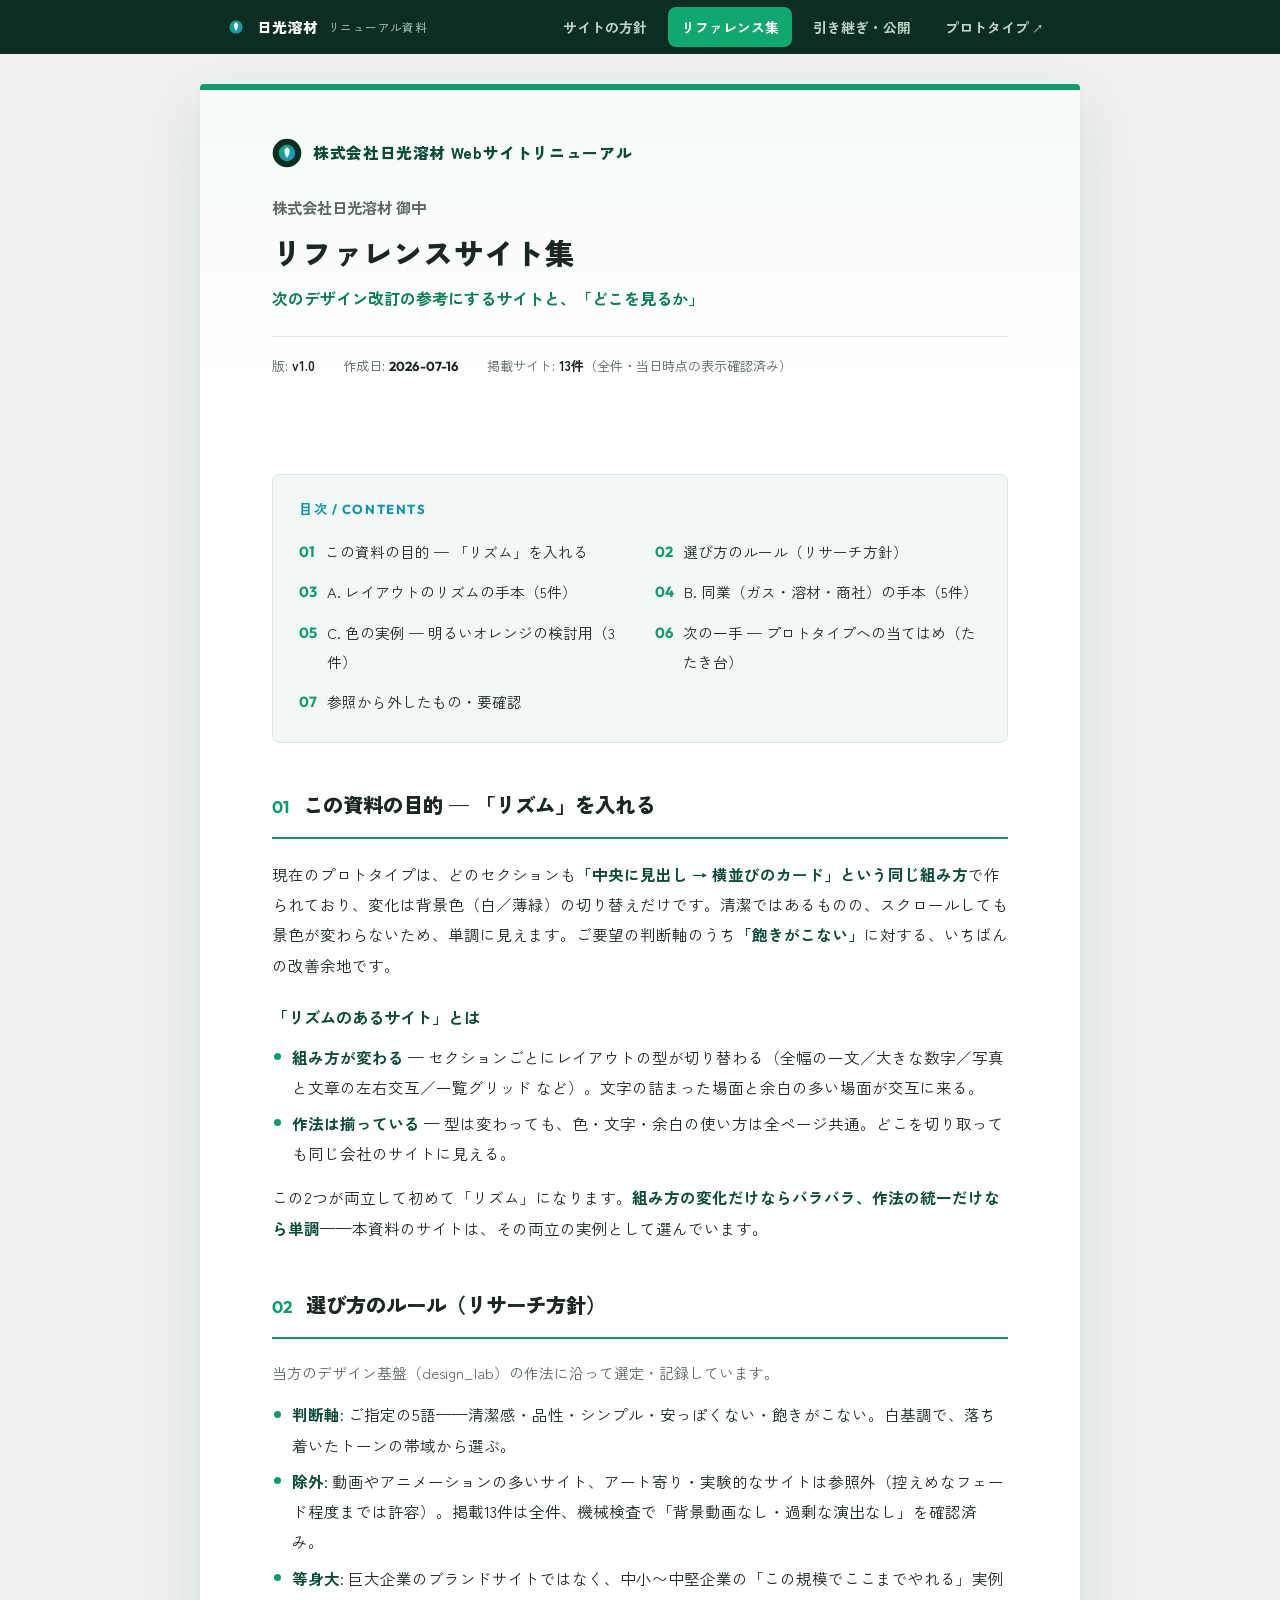
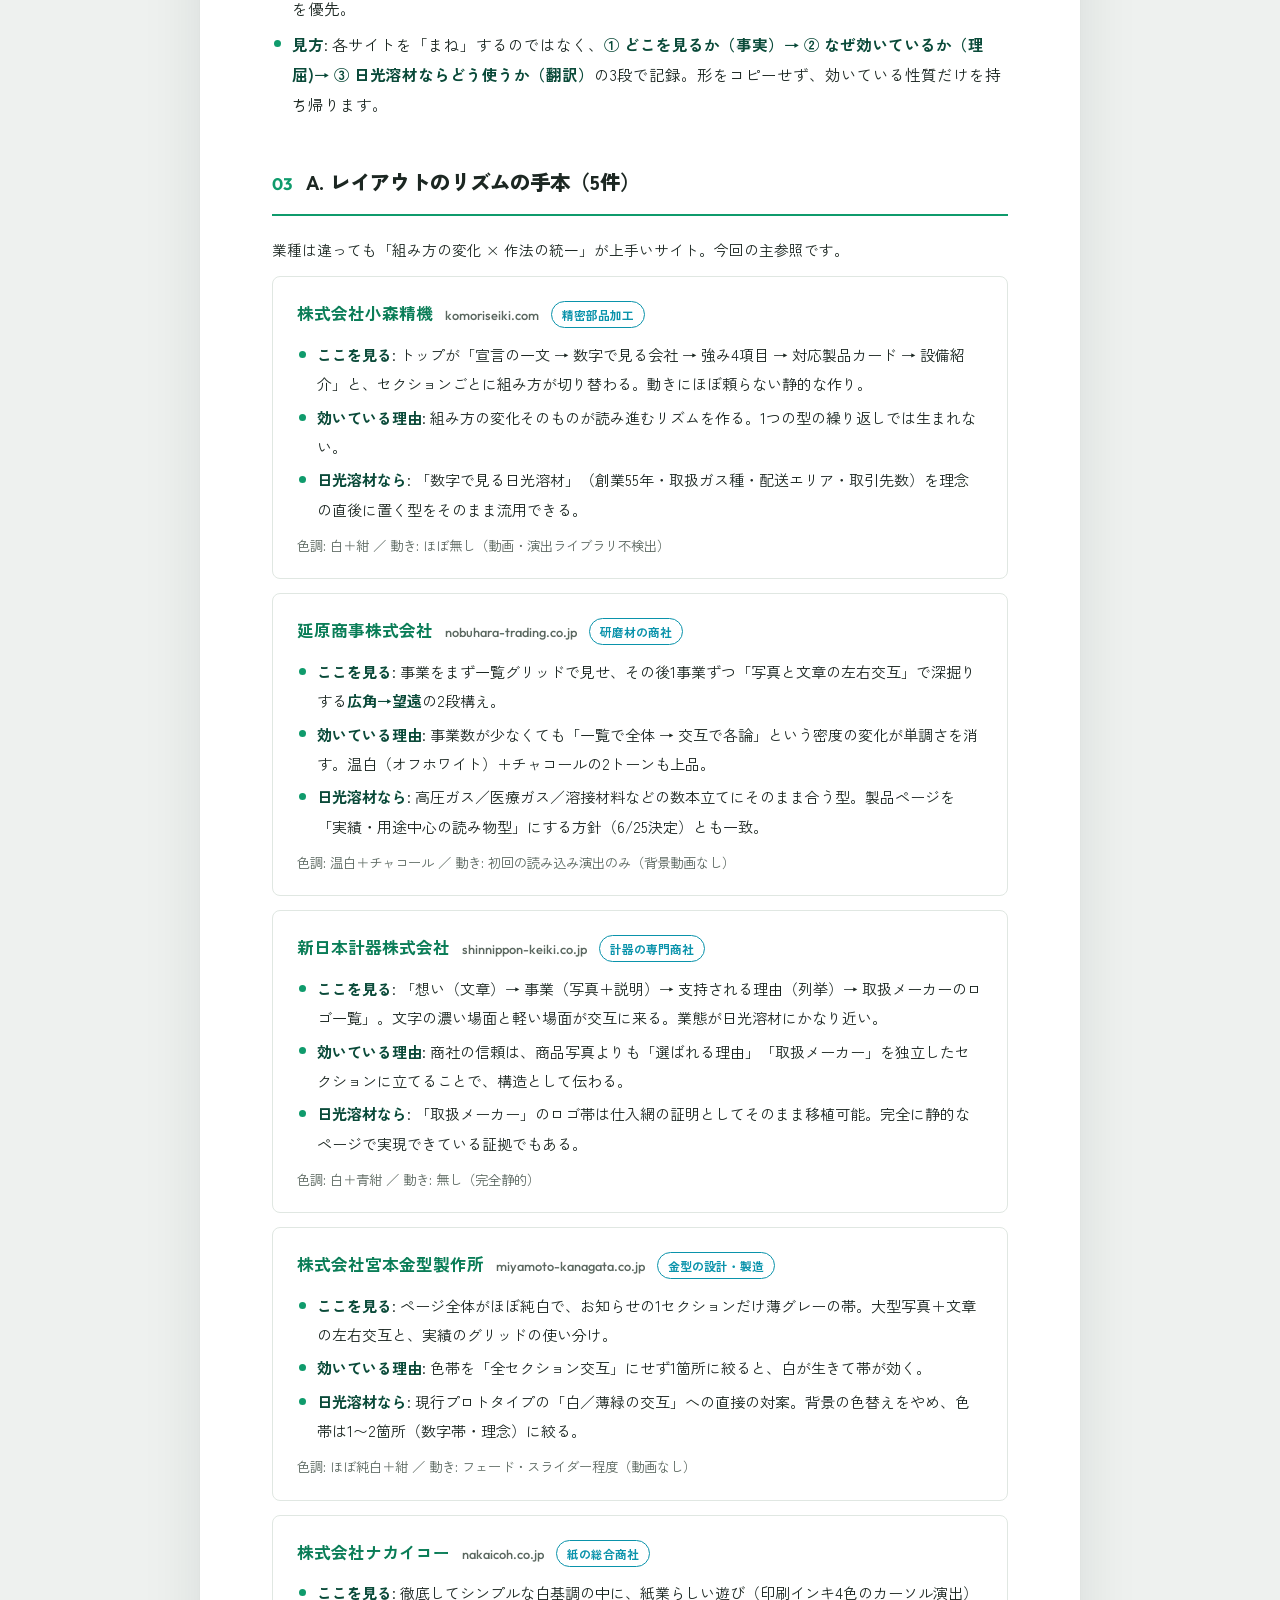
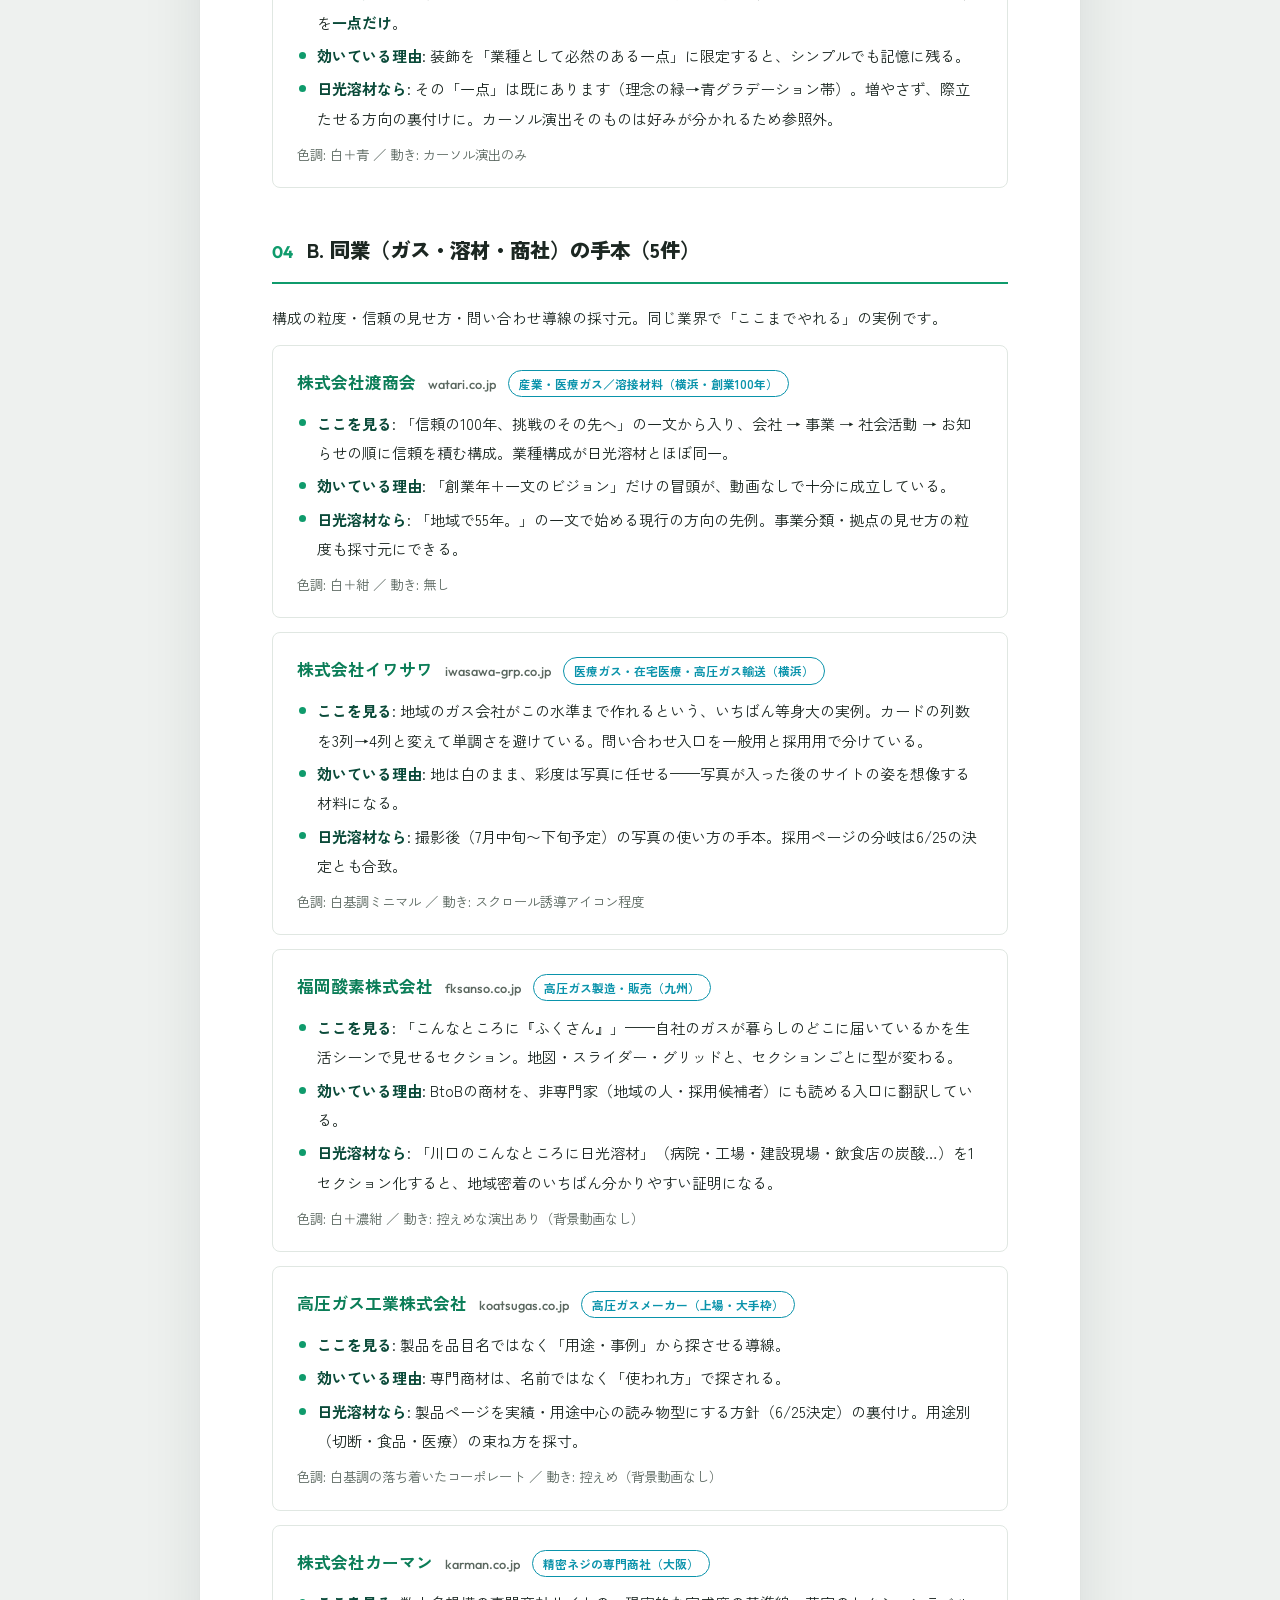
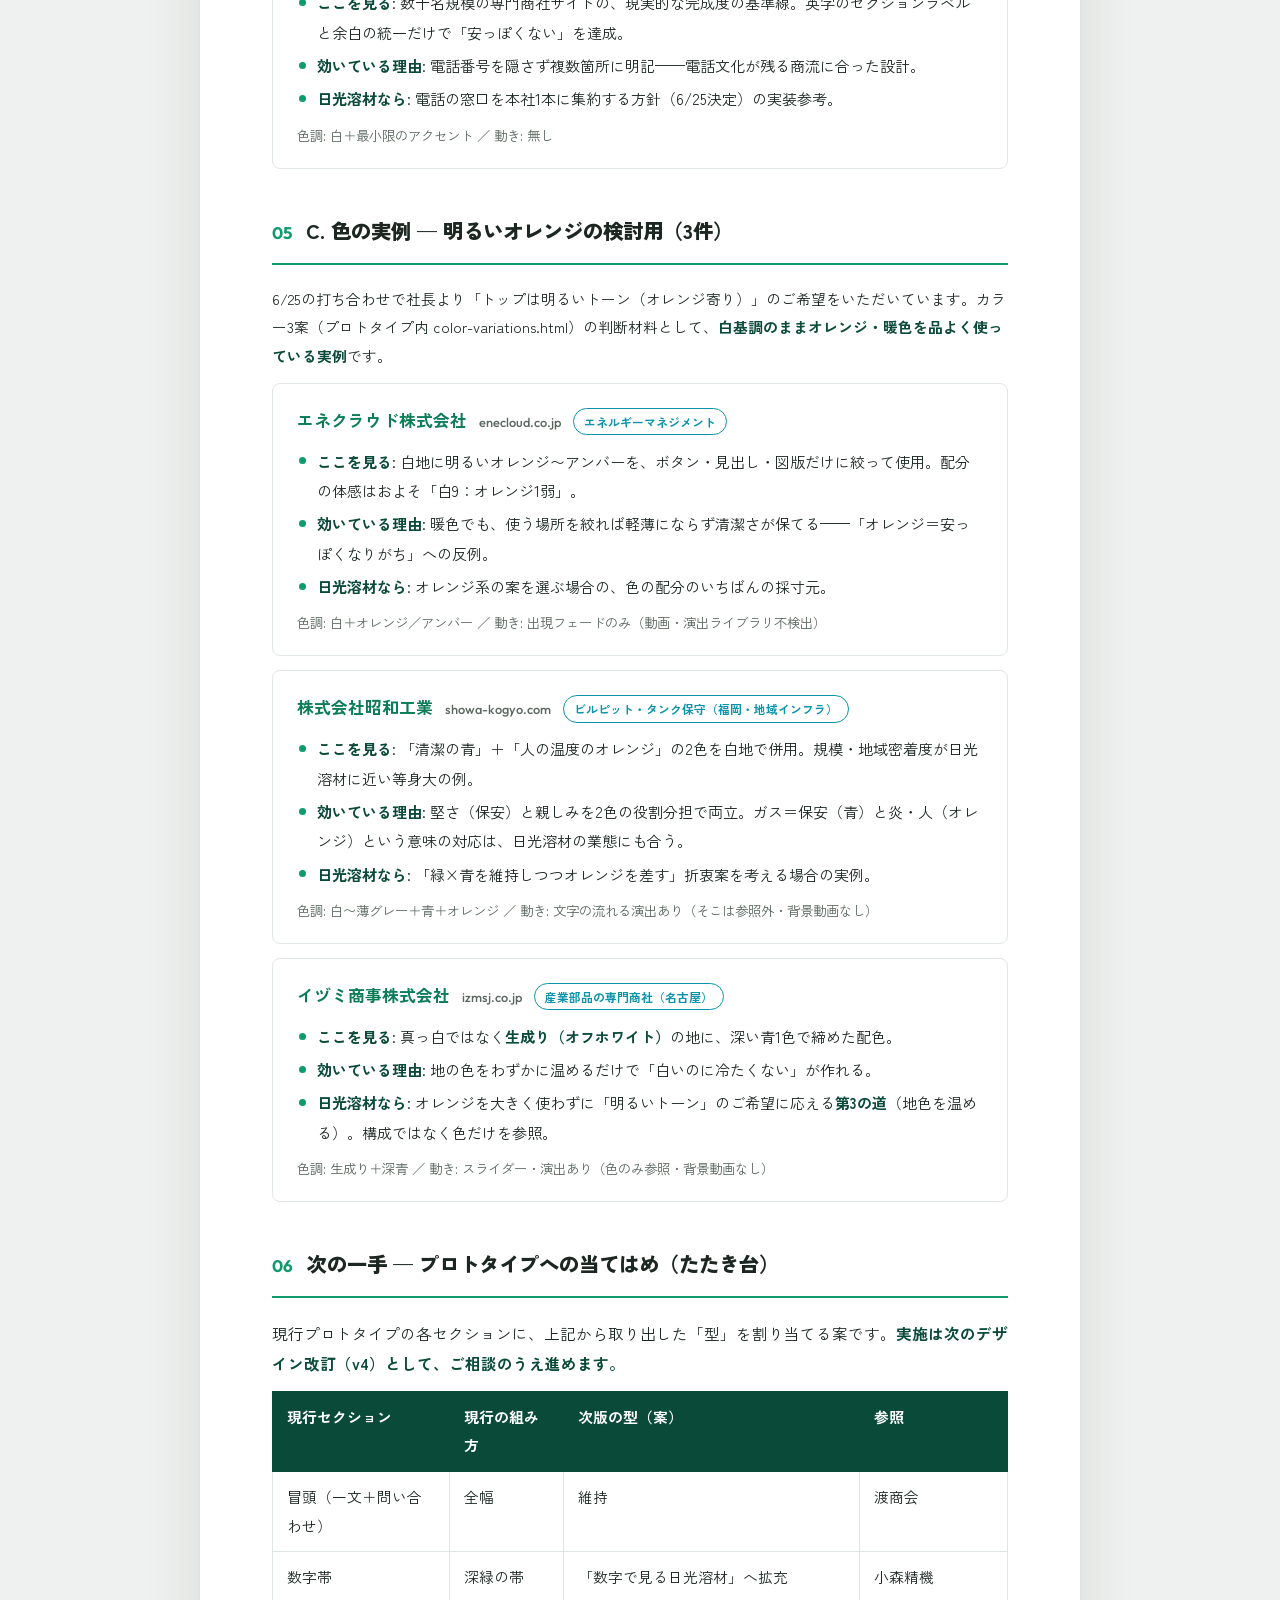
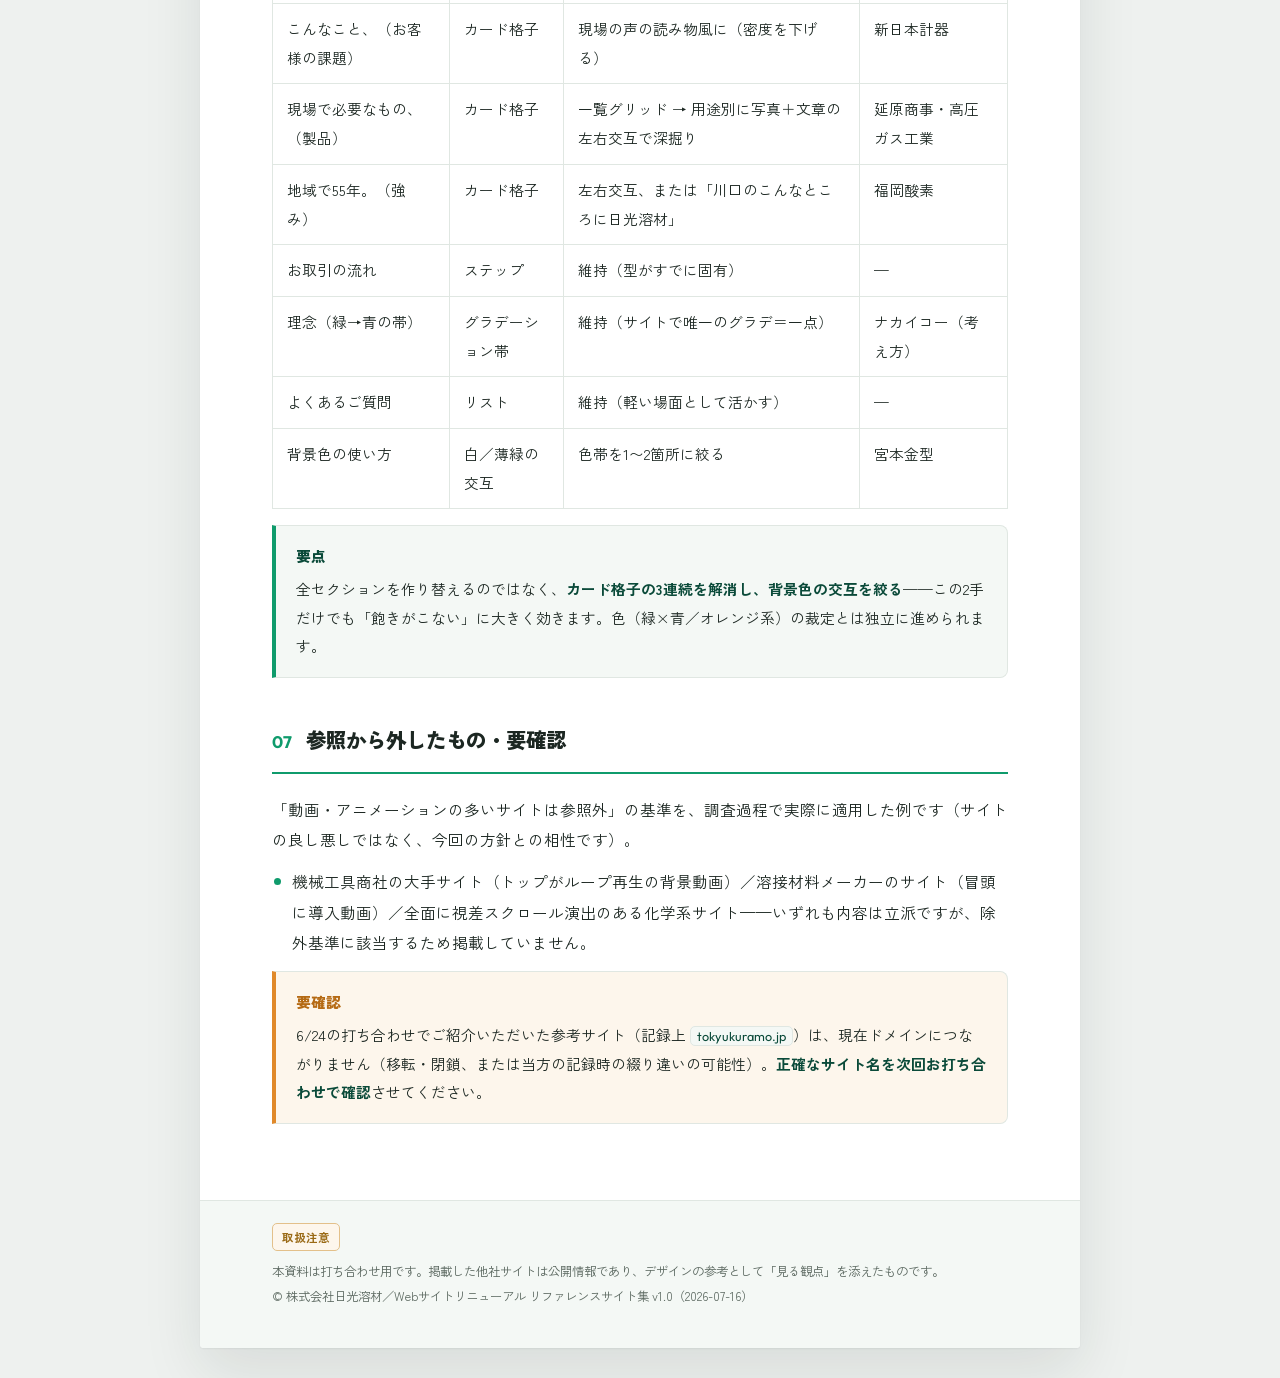
<file: references.html>
<!DOCTYPE html>
<html lang="ja">
<head>
<meta charset="UTF-8">
<meta name="viewport" content="width=device-width, initial-scale=1.0">
<meta name="robots" content="noindex, nofollow">
<title>リファレンスサイト集（デザインの参考）｜株式会社日光溶材 Webリニューアル</title>
<link rel="preconnect" href="https://fonts.googleapis.com">
<link rel="preconnect" href="https://fonts.gstatic.com" crossorigin>
<link href="https://fonts.googleapis.com/css2?family=Zen+Kaku+Gothic+New:wght@400;500;700;900&family=Outfit:wght@500;600;700&display=swap" rel="stylesheet">
<link rel="stylesheet" href="doc.css">
<style>
/* このページ専用: リファレンスサイトのカード */
.refsite{border:1px solid var(--line);border-radius:8px;padding:20px 24px;margin:0 0 14px}
.refsite h3{display:flex;flex-wrap:wrap;align-items:baseline;gap:6px 12px;margin:0 0 10px;font-size:1.05rem}
.refsite h3 a{color:var(--brand-deep);text-decoration:none}
.refsite h3 a:hover{text-decoration:underline}
.refsite .url{font-family:var(--ff-en);font-size:.8rem;color:var(--ink-soft);font-weight:500}
.refsite .tag{font-size:.74rem;font-weight:700;color:var(--teal);border:1px solid currentColor;border-radius:999px;padding:1px 10px;white-space:nowrap}
.refsite ul.dot{margin-bottom:8px}
.refsite ul.dot li{margin-bottom:4px;font-size:.94rem}
.refsite .meta{font-size:.84rem;color:var(--ink-soft);margin:0}
.groupnote{font-size:.92rem;color:var(--ink-soft);margin:0 0 16px}
</style>
</head>
<body>

<nav class="docnav"><div class="nv">
  <span class="bm">
    <svg viewBox="0 0 44 44" xmlns="http://www.w3.org/2000/svg" aria-hidden="true"><defs><linearGradient id="nv" x1="0" y1="0" x2="1" y2="1"><stop offset="0" stop-color="#10a86f"/><stop offset="1" stop-color="#1f93cf"/></linearGradient></defs><circle cx="22" cy="22" r="21" fill="#0c2d22"/><circle cx="22" cy="22" r="12" fill="url(#nv)"/><path d="M22 13.5c4.6 2 5.6 7.6 0 16-5.6-8.4-4.6-14 0-16z" fill="#fff" opacity=".92"/></svg>
    日光溶材<small>リニューアル資料</small>
  </span>
  <a class="lk" href="index.html">サイトの方針</a>
  <a class="lk" href="references.html" aria-current="page">リファレンス集</a>
  <a class="lk" href="hikitsugi.html">引き継ぎ・公開</a>
  <a class="lk ext" href="http://localhost:8766/" target="_blank" rel="noopener">プロトタイプ</a>
</div></nav>

<article class="sheet">

  <!-- 文書ヘッダー -->
  <header class="dochead">
    <div class="docmeta-top">
      <svg class="mk" viewBox="0 0 44 44" xmlns="http://www.w3.org/2000/svg" aria-hidden="true"><defs><linearGradient id="mk2" x1="0" y1="0" x2="1" y2="1"><stop offset="0" stop-color="#10a86f"/><stop offset="1" stop-color="#1f93cf"/></linearGradient></defs><circle cx="22" cy="22" r="21" fill="#0c2d22"/><circle cx="22" cy="22" r="12" fill="url(#mk2)"/><path d="M22 13.5c4.6 2 5.6 7.6 0 16-5.6-8.4-4.6-14 0-16z" fill="#fff" opacity=".92"/></svg>
      <span class="nm">株式会社日光溶材 Webサイトリニューアル</span>
    </div>
    <p class="doc-to">株式会社日光溶材 御中</p>
    <h1 class="doc-title">リファレンスサイト集</h1>
    <p class="doc-sub">次のデザイン改訂の参考にするサイトと、「どこを見るか」</p>
    <div class="doc-info">
      <span>版: <b>v1.0</b></span>
      <span>作成日: <b class="en">2026-07-16</b></span>
      <span>掲載サイト: <b>13件</b>（全件・当日時点の表示確認済み）</span>
    </div>
  </header>

  <div class="pad body">

    <!-- 目次 -->
    <nav class="toc">
      <h2>目次 / Contents</h2>
      <ol>
        <li><a href="#s1">この資料の目的 — 「リズム」を入れる</a></li>
        <li><a href="#s2">選び方のルール（リサーチ方針）</a></li>
        <li><a href="#s3">A. レイアウトのリズムの手本（5件）</a></li>
        <li><a href="#s4">B. 同業（ガス・溶材・商社）の手本（5件）</a></li>
        <li><a href="#s5">C. 色の実例 — 明るいオレンジの検討用（3件）</a></li>
        <li><a href="#s6">次の一手 — プロトタイプへの当てはめ（たたき台）</a></li>
        <li><a href="#s7">参照から外したもの・要確認</a></li>
      </ol>
    </nav>

    <!-- 1 -->
    <section class="sec" id="s1">
      <h2>この資料の目的 — 「リズム」を入れる</h2>
      <p>現在のプロトタイプは、どのセクションも<strong>「中央に見出し → 横並びのカード」という同じ組み方</strong>で作られており、変化は背景色（白／薄緑）の切り替えだけです。清潔ではあるものの、スクロールしても景色が変わらないため、単調に見えます。ご要望の判断軸のうち<strong>「飽きがこない」</strong>に対する、いちばんの改善余地です。</p>
      <h3>「リズムのあるサイト」とは</h3>
      <ul class="dot">
        <li><strong>組み方が変わる</strong> — セクションごとにレイアウトの型が切り替わる（全幅の一文／大きな数字／写真と文章の左右交互／一覧グリッド など）。文字の詰まった場面と余白の多い場面が交互に来る。</li>
        <li><strong>作法は揃っている</strong> — 型は変わっても、色・文字・余白の使い方は全ページ共通。どこを切り取っても同じ会社のサイトに見える。</li>
      </ul>
      <p>この2つが両立して初めて「リズム」になります。<strong>組み方の変化だけならバラバラ、作法の統一だけなら単調</strong>——本資料のサイトは、その両立の実例として選んでいます。</p>
    </section>

    <!-- 2 -->
    <section class="sec" id="s2">
      <h2>選び方のルール（リサーチ方針）</h2>
      <p class="muted">当方のデザイン基盤（design_lab）の作法に沿って選定・記録しています。</p>
      <ul class="dot">
        <li><strong>判断軸</strong>: ご指定の5語——清潔感・品性・シンプル・安っぽくない・飽きがこない。白基調で、落ち着いたトーンの帯域から選ぶ。</li>
        <li><strong>除外</strong>: 動画やアニメーションの多いサイト、アート寄り・実験的なサイトは参照外（控えめなフェード程度までは許容）。掲載13件は全件、機械検査で「背景動画なし・過剰な演出なし」を確認済み。</li>
        <li><strong>等身大</strong>: 巨大企業のブランドサイトではなく、中小〜中堅企業の「この規模でここまでやれる」実例を優先。</li>
        <li><strong>見方</strong>: 各サイトを「まね」するのではなく、<strong>① どこを見るか（事実）→ ② なぜ効いているか（理屈)→ ③ 日光溶材ならどう使うか（翻訳）</strong>の3段で記録。形をコピーせず、効いている性質だけを持ち帰ります。</li>
      </ul>
    </section>

    <!-- 3 -->
    <section class="sec" id="s3">
      <h2>A. レイアウトのリズムの手本（5件）</h2>
      <p class="groupnote">業種は違っても「組み方の変化 × 作法の統一」が上手いサイト。今回の主参照です。</p>

      <div class="refsite">
        <h3><a href="https://www.komoriseiki.com/" target="_blank" rel="noopener">株式会社小森精機</a><span class="url">komoriseiki.com</span><span class="tag">精密部品加工</span></h3>
        <ul class="dot">
          <li><strong>ここを見る</strong>: トップが「宣言の一文 → 数字で見る会社 → 強み4項目 → 対応製品カード → 設備紹介」と、セクションごとに組み方が切り替わる。動きにほぼ頼らない静的な作り。</li>
          <li><strong>効いている理由</strong>: 組み方の変化そのものが読み進むリズムを作る。1つの型の繰り返しでは生まれない。</li>
          <li><strong>日光溶材なら</strong>: 「数字で見る日光溶材」（創業55年・取扱ガス種・配送エリア・取引先数）を理念の直後に置く型をそのまま流用できる。</li>
        </ul>
        <p class="meta">色調: 白＋紺 ／ 動き: ほぼ無し（動画・演出ライブラリ不検出）</p>
      </div>

      <div class="refsite">
        <h3><a href="https://nobuhara-trading.co.jp/" target="_blank" rel="noopener">延原商事株式会社</a><span class="url">nobuhara-trading.co.jp</span><span class="tag">研磨材の商社</span></h3>
        <ul class="dot">
          <li><strong>ここを見る</strong>: 事業をまず一覧グリッドで見せ、その後1事業ずつ「写真と文章の左右交互」で深掘りする<strong>広角→望遠</strong>の2段構え。</li>
          <li><strong>効いている理由</strong>: 事業数が少なくても「一覧で全体 → 交互で各論」という密度の変化が単調さを消す。温白（オフホワイト）＋チャコールの2トーンも上品。</li>
          <li><strong>日光溶材なら</strong>: 高圧ガス／医療ガス／溶接材料などの数本立てにそのまま合う型。製品ページを「実績・用途中心の読み物型」にする方針（6/25決定）とも一致。</li>
        </ul>
        <p class="meta">色調: 温白＋チャコール ／ 動き: 初回の読み込み演出のみ（背景動画なし）</p>
      </div>

      <div class="refsite">
        <h3><a href="https://shinnippon-keiki.co.jp/" target="_blank" rel="noopener">新日本計器株式会社</a><span class="url">shinnippon-keiki.co.jp</span><span class="tag">計器の専門商社</span></h3>
        <ul class="dot">
          <li><strong>ここを見る</strong>: 「想い（文章）→ 事業（写真＋説明）→ 支持される理由（列挙）→ 取扱メーカーのロゴ一覧」。文字の濃い場面と軽い場面が交互に来る。業態が日光溶材にかなり近い。</li>
          <li><strong>効いている理由</strong>: 商社の信頼は、商品写真よりも「選ばれる理由」「取扱メーカー」を独立したセクションに立てることで、構造として伝わる。</li>
          <li><strong>日光溶材なら</strong>: 「取扱メーカー」のロゴ帯は仕入網の証明としてそのまま移植可能。完全に静的なページで実現できている証拠でもある。</li>
        </ul>
        <p class="meta">色調: 白＋青紺 ／ 動き: 無し（完全静的）</p>
      </div>

      <div class="refsite">
        <h3><a href="https://miyamoto-kanagata.co.jp/" target="_blank" rel="noopener">株式会社宮本金型製作所</a><span class="url">miyamoto-kanagata.co.jp</span><span class="tag">金型の設計・製造</span></h3>
        <ul class="dot">
          <li><strong>ここを見る</strong>: ページ全体がほぼ純白で、お知らせの1セクションだけ薄グレーの帯。大型写真＋文章の左右交互と、実績のグリッドの使い分け。</li>
          <li><strong>効いている理由</strong>: 色帯を「全セクション交互」にせず1箇所に絞ると、白が生きて帯が効く。</li>
          <li><strong>日光溶材なら</strong>: 現行プロトタイプの「白／薄緑の交互」への直接の対案。背景の色替えをやめ、色帯は1〜2箇所（数字帯・理念）に絞る。</li>
        </ul>
        <p class="meta">色調: ほぼ純白＋紺 ／ 動き: フェード・スライダー程度（動画なし）</p>
      </div>

      <div class="refsite">
        <h3><a href="https://www.nakaicoh.co.jp/" target="_blank" rel="noopener">株式会社ナカイコー</a><span class="url">nakaicoh.co.jp</span><span class="tag">紙の総合商社</span></h3>
        <ul class="dot">
          <li><strong>ここを見る</strong>: 徹底してシンプルな白基調の中に、紙業らしい遊び（印刷インキ4色のカーソル演出）を<strong>一点だけ</strong>。</li>
          <li><strong>効いている理由</strong>: 装飾を「業種として必然のある一点」に限定すると、シンプルでも記憶に残る。</li>
          <li><strong>日光溶材なら</strong>: その「一点」は既にあります（理念の緑→青グラデーション帯）。増やさず、際立たせる方向の裏付けに。カーソル演出そのものは好みが分かれるため参照外。</li>
        </ul>
        <p class="meta">色調: 白＋青 ／ 動き: カーソル演出のみ</p>
      </div>
    </section>

    <!-- 4 -->
    <section class="sec" id="s4">
      <h2>B. 同業（ガス・溶材・商社）の手本（5件）</h2>
      <p class="groupnote">構成の粒度・信頼の見せ方・問い合わせ導線の採寸元。同じ業界で「ここまでやれる」の実例です。</p>

      <div class="refsite">
        <h3><a href="https://www.watari.co.jp/" target="_blank" rel="noopener">株式会社渡商会</a><span class="url">watari.co.jp</span><span class="tag">産業・医療ガス／溶接材料（横浜・創業100年）</span></h3>
        <ul class="dot">
          <li><strong>ここを見る</strong>: 「信頼の100年、挑戦のその先へ」の一文から入り、会社 → 事業 → 社会活動 → お知らせの順に信頼を積む構成。業種構成が日光溶材とほぼ同一。</li>
          <li><strong>効いている理由</strong>: 「創業年＋一文のビジョン」だけの冒頭が、動画なしで十分に成立している。</li>
          <li><strong>日光溶材なら</strong>: 「地域で55年。」の一文で始める現行の方向の先例。事業分類・拠点の見せ方の粒度も採寸元にできる。</li>
        </ul>
        <p class="meta">色調: 白＋紺 ／ 動き: 無し</p>
      </div>

      <div class="refsite">
        <h3><a href="https://www.iwasawa-grp.co.jp/" target="_blank" rel="noopener">株式会社イワサワ</a><span class="url">iwasawa-grp.co.jp</span><span class="tag">医療ガス・在宅医療・高圧ガス輸送（横浜）</span></h3>
        <ul class="dot">
          <li><strong>ここを見る</strong>: 地域のガス会社がこの水準まで作れるという、いちばん等身大の実例。カードの列数を3列→4列と変えて単調さを避けている。問い合わせ入口を一般用と採用用で分けている。</li>
          <li><strong>効いている理由</strong>: 地は白のまま、彩度は写真に任せる——写真が入った後のサイトの姿を想像する材料になる。</li>
          <li><strong>日光溶材なら</strong>: 撮影後（7月中旬〜下旬予定）の写真の使い方の手本。採用ページの分岐は6/25の決定とも合致。</li>
        </ul>
        <p class="meta">色調: 白基調ミニマル ／ 動き: スクロール誘導アイコン程度</p>
      </div>

      <div class="refsite">
        <h3><a href="https://fksanso.co.jp/" target="_blank" rel="noopener">福岡酸素株式会社</a><span class="url">fksanso.co.jp</span><span class="tag">高圧ガス製造・販売（九州）</span></h3>
        <ul class="dot">
          <li><strong>ここを見る</strong>: 「こんなところに『ふくさん』」——自社のガスが暮らしのどこに届いているかを生活シーンで見せるセクション。地図・スライダー・グリッドと、セクションごとに型が変わる。</li>
          <li><strong>効いている理由</strong>: BtoBの商材を、非専門家（地域の人・採用候補者）にも読める入口に翻訳している。</li>
          <li><strong>日光溶材なら</strong>: 「川口のこんなところに日光溶材」（病院・工場・建設現場・飲食店の炭酸…）を1セクション化すると、地域密着のいちばん分かりやすい証明になる。</li>
        </ul>
        <p class="meta">色調: 白＋濃紺 ／ 動き: 控えめな演出あり（背景動画なし）</p>
      </div>

      <div class="refsite">
        <h3><a href="https://www.koatsugas.co.jp/" target="_blank" rel="noopener">高圧ガス工業株式会社</a><span class="url">koatsugas.co.jp</span><span class="tag">高圧ガスメーカー（上場・大手枠）</span></h3>
        <ul class="dot">
          <li><strong>ここを見る</strong>: 製品を品目名ではなく「用途・事例」から探させる導線。</li>
          <li><strong>効いている理由</strong>: 専門商材は、名前ではなく「使われ方」で探される。</li>
          <li><strong>日光溶材なら</strong>: 製品ページを実績・用途中心の読み物型にする方針（6/25決定）の裏付け。用途別（切断・食品・医療）の束ね方を採寸。</li>
        </ul>
        <p class="meta">色調: 白基調の落ち着いたコーポレート ／ 動き: 控えめ（背景動画なし）</p>
      </div>

      <div class="refsite">
        <h3><a href="https://www.karman.co.jp/" target="_blank" rel="noopener">株式会社カーマン</a><span class="url">karman.co.jp</span><span class="tag">精密ネジの専門商社（大阪）</span></h3>
        <ul class="dot">
          <li><strong>ここを見る</strong>: 数十名規模の専門商社サイトの、現実的な完成度の基準線。英字のセクションラベルと余白の統一だけで「安っぽくない」を達成。</li>
          <li><strong>効いている理由</strong>: 電話番号を隠さず複数箇所に明記——電話文化が残る商流に合った設計。</li>
          <li><strong>日光溶材なら</strong>: 電話の窓口を本社1本に集約する方針（6/25決定）の実装参考。</li>
        </ul>
        <p class="meta">色調: 白＋最小限のアクセント ／ 動き: 無し</p>
      </div>
    </section>

    <!-- 5 -->
    <section class="sec" id="s5">
      <h2>C. 色の実例 — 明るいオレンジの検討用（3件）</h2>
      <p class="groupnote">6/25の打ち合わせで社長より「トップは明るいトーン（オレンジ寄り）」のご希望をいただいています。カラー3案（プロトタイプ内 color-variations.html）の判断材料として、<strong>白基調のままオレンジ・暖色を品よく使っている実例</strong>です。</p>

      <div class="refsite">
        <h3><a href="https://enecloud.co.jp/" target="_blank" rel="noopener">エネクラウド株式会社</a><span class="url">enecloud.co.jp</span><span class="tag">エネルギーマネジメント</span></h3>
        <ul class="dot">
          <li><strong>ここを見る</strong>: 白地に明るいオレンジ〜アンバーを、ボタン・見出し・図版だけに絞って使用。配分の体感はおよそ「白9：オレンジ1弱」。</li>
          <li><strong>効いている理由</strong>: 暖色でも、使う場所を絞れば軽薄にならず清潔さが保てる——「オレンジ＝安っぽくなりがち」への反例。</li>
          <li><strong>日光溶材なら</strong>: オレンジ系の案を選ぶ場合の、色の配分のいちばんの採寸元。</li>
        </ul>
        <p class="meta">色調: 白＋オレンジ／アンバー ／ 動き: 出現フェードのみ（動画・演出ライブラリ不検出）</p>
      </div>

      <div class="refsite">
        <h3><a href="https://showa-kogyo.com/" target="_blank" rel="noopener">株式会社昭和工業</a><span class="url">showa-kogyo.com</span><span class="tag">ビルピット・タンク保守（福岡・地域インフラ）</span></h3>
        <ul class="dot">
          <li><strong>ここを見る</strong>: 「清潔の青」＋「人の温度のオレンジ」の2色を白地で併用。規模・地域密着度が日光溶材に近い等身大の例。</li>
          <li><strong>効いている理由</strong>: 堅さ（保安）と親しみを2色の役割分担で両立。ガス＝保安（青）と炎・人（オレンジ）という意味の対応は、日光溶材の業態にも合う。</li>
          <li><strong>日光溶材なら</strong>: 「緑×青を維持しつつオレンジを差す」折衷案を考える場合の実例。</li>
        </ul>
        <p class="meta">色調: 白〜薄グレー＋青＋オレンジ ／ 動き: 文字の流れる演出あり（そこは参照外・背景動画なし）</p>
      </div>

      <div class="refsite">
        <h3><a href="https://izmsj.co.jp/" target="_blank" rel="noopener">イヅミ商事株式会社</a><span class="url">izmsj.co.jp</span><span class="tag">産業部品の専門商社（名古屋）</span></h3>
        <ul class="dot">
          <li><strong>ここを見る</strong>: 真っ白ではなく<strong>生成り（オフホワイト）</strong>の地に、深い青1色で締めた配色。</li>
          <li><strong>効いている理由</strong>: 地の色をわずかに温めるだけで「白いのに冷たくない」が作れる。</li>
          <li><strong>日光溶材なら</strong>: オレンジを大きく使わずに「明るいトーン」のご希望に応える<strong>第3の道</strong>（地色を温める）。構成ではなく色だけを参照。</li>
        </ul>
        <p class="meta">色調: 生成り＋深青 ／ 動き: スライダー・演出あり（色のみ参照・背景動画なし）</p>
      </div>
    </section>

    <!-- 6 -->
    <section class="sec" id="s6">
      <h2>次の一手 — プロトタイプへの当てはめ（たたき台）</h2>
      <p>現行プロトタイプの各セクションに、上記から取り出した「型」を割り当てる案です。<strong>実施は次のデザイン改訂（v4）として、ご相談のうえ進めます。</strong></p>
      <table class="doc">
        <thead><tr><th>現行セクション</th><th>現行の組み方</th><th>次版の型（案）</th><th>参照</th></tr></thead>
        <tbody>
          <tr><td>冒頭（一文＋問い合わせ）</td><td>全幅</td><td>維持</td><td>渡商会</td></tr>
          <tr><td>数字帯</td><td>深緑の帯</td><td>「数字で見る日光溶材」へ拡充</td><td>小森精機</td></tr>
          <tr><td>こんなこと、（お客様の課題）</td><td>カード格子</td><td>現場の声の読み物風に（密度を下げる）</td><td>新日本計器</td></tr>
          <tr><td>現場で必要なもの、（製品）</td><td>カード格子</td><td>一覧グリッド → 用途別に写真＋文章の左右交互で深掘り</td><td>延原商事・高圧ガス工業</td></tr>
          <tr><td>地域で55年。（強み）</td><td>カード格子</td><td>左右交互、または「川口のこんなところに日光溶材」</td><td>福岡酸素</td></tr>
          <tr><td>お取引の流れ</td><td>ステップ</td><td>維持（型がすでに固有）</td><td>—</td></tr>
          <tr><td>理念（緑→青の帯）</td><td>グラデーション帯</td><td>維持（サイトで唯一のグラデ＝一点）</td><td>ナカイコー（考え方）</td></tr>
          <tr><td>よくあるご質問</td><td>リスト</td><td>維持（軽い場面として活かす）</td><td>—</td></tr>
          <tr><td>背景色の使い方</td><td>白／薄緑の交互</td><td>色帯を1〜2箇所に絞る</td><td>宮本金型</td></tr>
        </tbody>
      </table>
      <div class="callout">
        <p class="ct">要点</p>
        <p>全セクションを作り替えるのではなく、<strong>カード格子の3連続を解消し、背景色の交互を絞る</strong>——この2手だけでも「飽きがこない」に大きく効きます。色（緑×青／オレンジ系）の裁定とは独立に進められます。</p>
      </div>
    </section>

    <!-- 7 -->
    <section class="sec" id="s7">
      <h2>参照から外したもの・要確認</h2>
      <p>「動画・アニメーションの多いサイトは参照外」の基準を、調査過程で実際に適用した例です（サイトの良し悪しではなく、今回の方針との相性です）。</p>
      <ul class="dot">
        <li>機械工具商社の大手サイト（トップがループ再生の背景動画）／溶接材料メーカーのサイト（冒頭に導入動画）／全面に視差スクロール演出のある化学系サイト——いずれも内容は立派ですが、除外基準に該当するため掲載していません。</li>
      </ul>
      <div class="callout warn">
        <p class="ct">要確認</p>
        <p>6/24の打ち合わせでご紹介いただいた参考サイト（記録上 <code>tokyukuramo.jp</code>）は、現在ドメインにつながりません（移転・閉鎖、または当方の記録時の綴り違いの可能性）。<strong>正確なサイト名を次回お打ち合わせで確認</strong>させてください。</p>
      </div>
    </section>

  </div>

  <footer class="docfoot">
    <span class="conf">取扱注意</span><br>
    本資料は打ち合わせ用です。掲載した他社サイトは公開情報であり、デザインの参考として「見る観点」を添えたものです。<br>
    © 株式会社日光溶材／Webサイトリニューアル リファレンスサイト集 v1.0（2026-07-16）
  </footer>

</article>

</body>
</html>
</file>
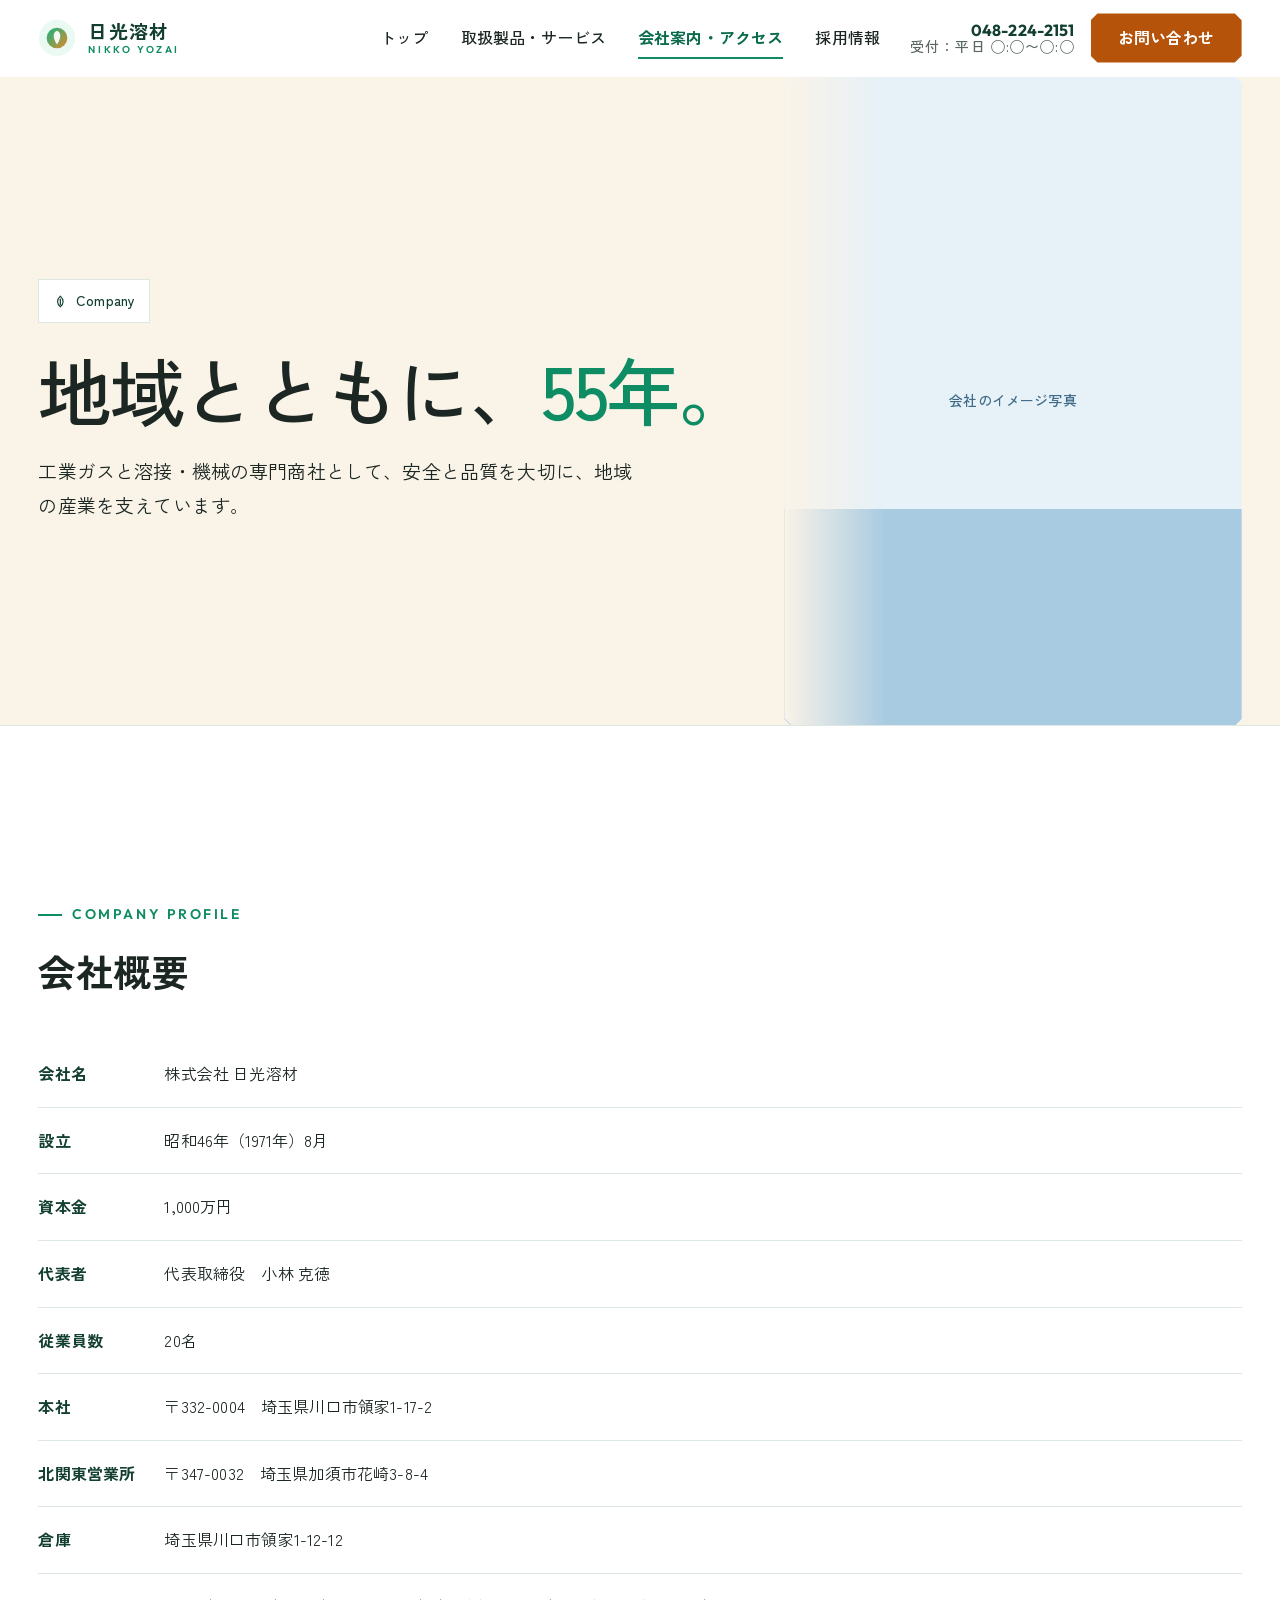
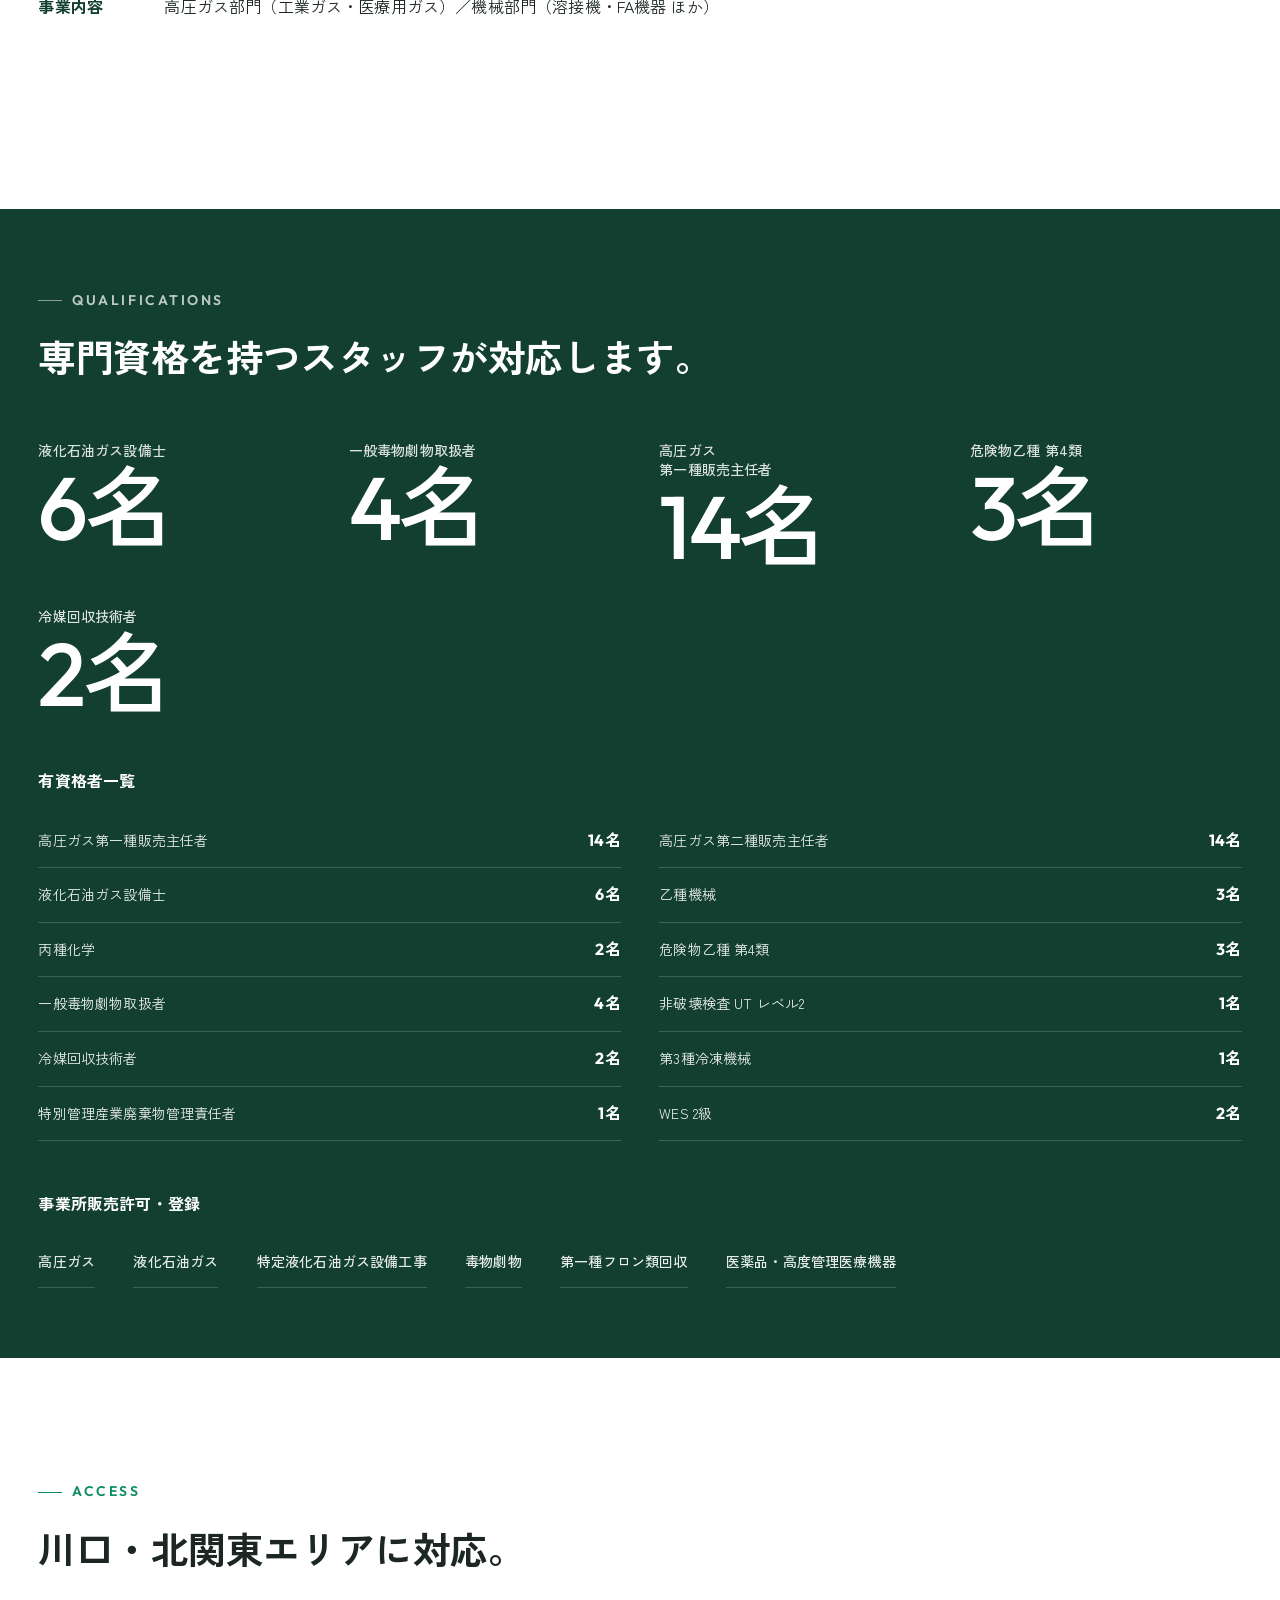
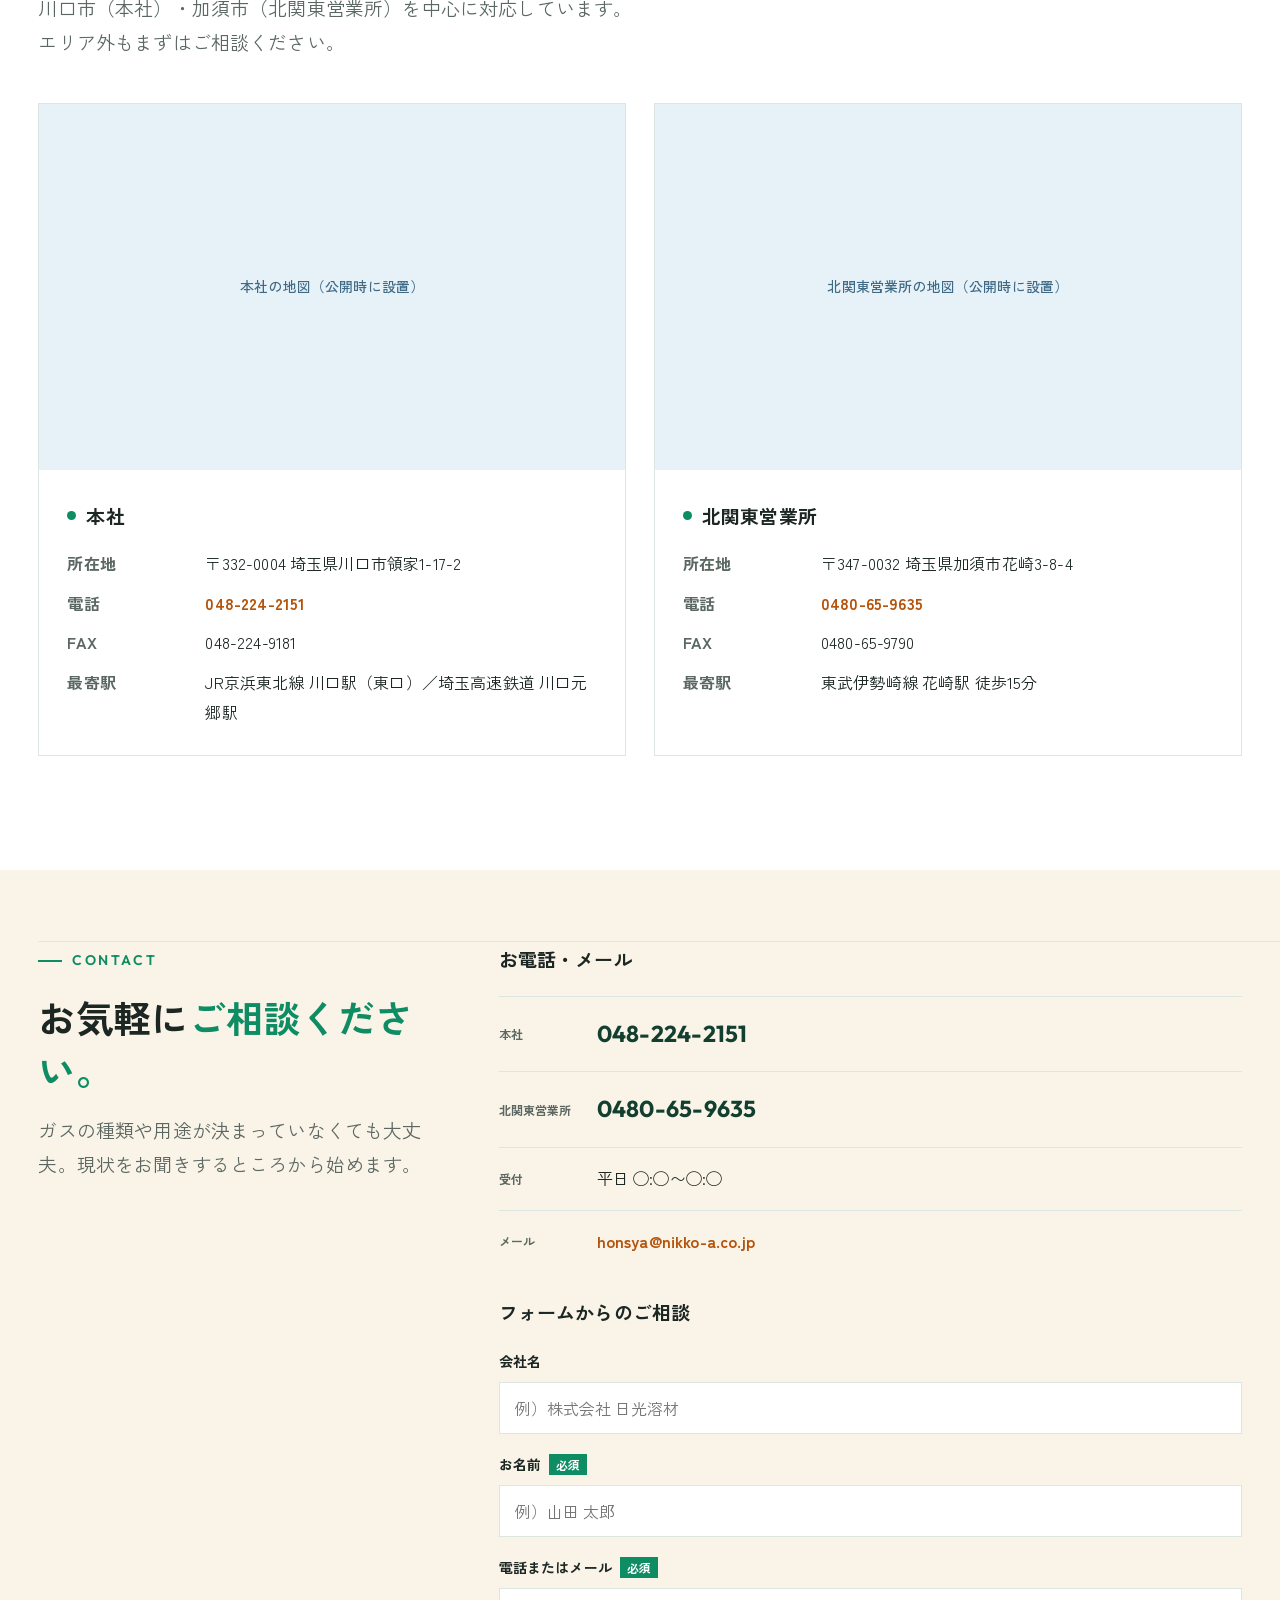
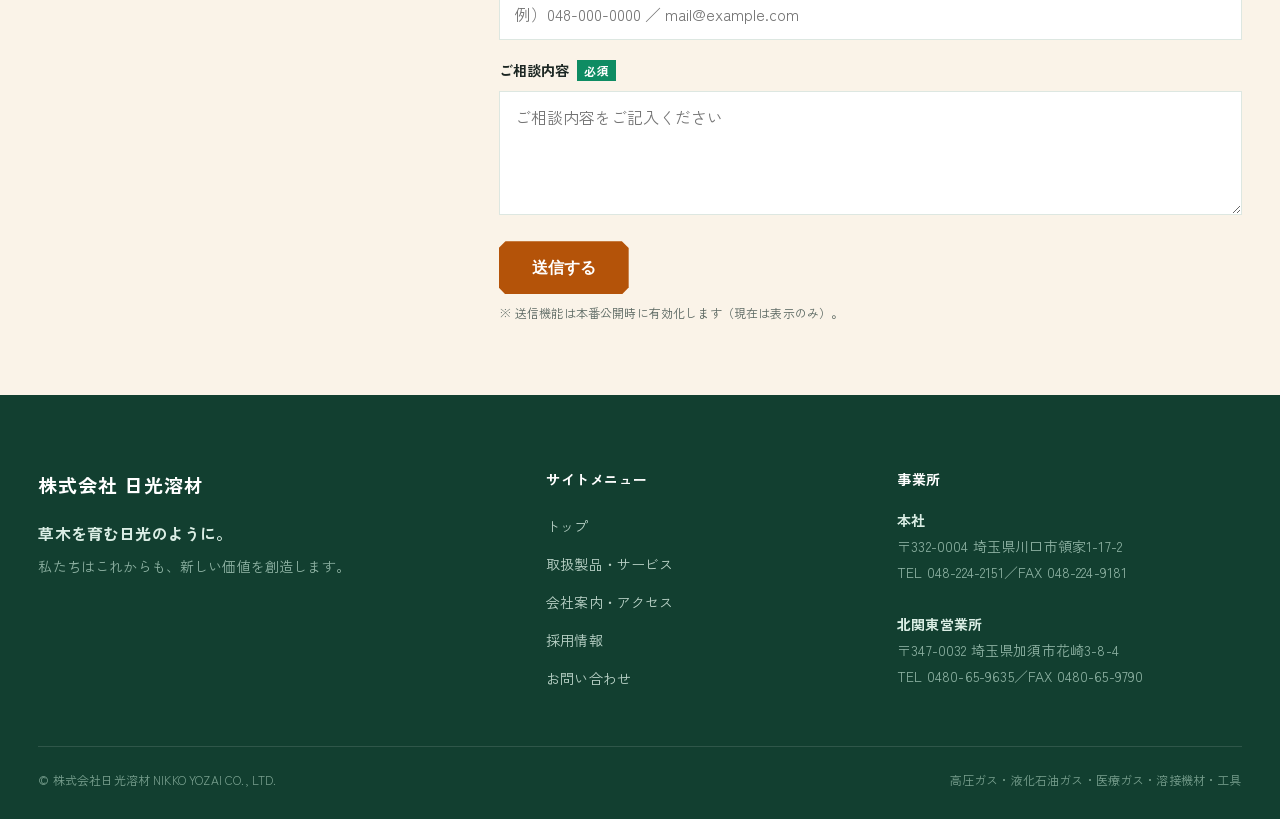
<file: proto/company.html>
<!doctype html>
<html lang="ja">
<head>
<meta charset="utf-8">
<meta name="viewport" content="width=device-width, initial-scale=1">
<meta name="robots" content="noindex, nofollow">
<title>会社案内・アクセス・お問い合わせ｜株式会社日光溶材</title>
<meta name="description" content="株式会社日光溶材の会社概要・許認可・有資格者・アクセス。埼玉県川口市の本社と加須市の北関東営業所の2拠点で、川口・北関東エリアに対応しています。">
<link rel="preconnect" href="https://fonts.googleapis.com">
<link rel="preconnect" href="https://fonts.gstatic.com" crossorigin>
<link href="https://fonts.googleapis.com/css2?family=Zen+Kaku+Gothic+New:wght@400;500;700&family=Outfit:wght@500;600;700&display=swap" rel="stylesheet">
<link rel="stylesheet" href="css/style.css?v=14">
<link rel="stylesheet" href="css/v6-layout.css?v=14">
<script>document.documentElement.className+=" js at-top";setTimeout(function(){document.documentElement.classList.add("rv-safe")},2500);</script>
</head>
<body>
<div id="top-sentinel" aria-hidden="true" style="position:absolute;top:0;height:1px;width:1px"></div>

<header class="site-header" id="header">
  <div class="wrap">
    <a class="brand" href="index.html" aria-label="株式会社日光溶材 トップ">
      <svg class="mark" viewBox="0 0 44 44" xmlns="http://www.w3.org/2000/svg" aria-hidden="true">
        <defs><linearGradient id="lg" x1="0" y1="0" x2="1" y2="1"><stop offset="0" stop-color="#13b481"/><stop offset="1" stop-color="#e08a2e"/></linearGradient></defs>
        <circle cx="22" cy="22" r="21" fill="#eafaf3"/>
        <circle cx="22" cy="22" r="12" fill="url(#lg)"/>
        <path d="M22 13.5c4.6 2 5.6 7.6 0 16-5.6-8.4-4.6-14 0-16z" fill="#fff" opacity=".92"/>
        <path d="M22 16v11.5" stroke="url(#lg)" stroke-width="1.3" stroke-linecap="round"/>
      </svg>
      <span class="name">日光溶材<small>NIKKO YOZAI</small></span>
    </a>
    <button class="nav-toggle" id="navToggle" aria-label="メニューを開く" aria-expanded="false">☰</button>
    <nav class="nav" id="nav">
      <a class="navlink" href="index.html">トップ</a>
      <a class="navlink" href="products.html">取扱製品・サービス</a>
      <a class="navlink" href="company.html" aria-current="page">会社案内・アクセス</a>
      <a class="navlink" href="recruit.html">採用情報</a>
      <a class="tel" href="tel:0482242151">048-224-2151<small>受付：平日 ◯:◯〜◯:◯</small></a>
      <a class="btn btn-primary" href="#contact">お問い合わせ</a>
    </nav>
  </div>
</header>

<main>

<!-- ===== ページヘッダ ===== -->
<section class="v6-hero v6-phead" data-form="窓面">
  <div class="v6-hero-media win" data-win="xr">
    <div class="ph ph-lg">会社のイメージ写真<small>倉庫の通路／容器置き場 など</small></div>
  </div>
  <div class="wrap">
    <div class="v6-hero-copy">
      <span class="badge rv rv-c"><svg class="icn-s" viewBox="0 0 24 24" aria-hidden="true"><path d="M12 21C6.5 16.5 5.5 9.5 12 3.5c6.5 6 5.5 13 0 17.5z"/><path d="M12 8.5v9"/></svg> Company</span>
      <h1 class="v6-h1 rv rv-a d1">地域とともに、<span class="hl">55年。</span></h1>
      <p class="v6-hero-sub rv d2">工業ガスと溶接・機械の専門商社として、安全と品質を大切に、地域の産業を支えています。</p>
    </div>
  </div>
</section>

<!-- ===== 会社概要 ===== -->
<section class="pad-m" data-form="罫組み">
  <div class="wrap">
    <div class="v6-shead rv rv-a">
      <span class="eyebrow">Company Profile</span>
      <h2 class="v6-h2">会社概要</h2>
    </div>
    <table class="spec rv d1">
      <tr><th>会社名</th><td>株式会社 日光溶材</td></tr>
      <tr><th>設立</th><td>昭和46年（1971年）8月</td></tr>
      <tr><th>資本金</th><td>1,000万円</td></tr>
      <tr><th>代表者</th><td>代表取締役　小林 克徳</td></tr>
      <tr><th>従業員数</th><td>20名</td></tr>
      <tr><th>本社</th><td>〒332-0004　埼玉県川口市領家1-17-2</td></tr>
      <tr><th>北関東営業所</th><td>〒347-0032　埼玉県加須市花崎3-8-4</td></tr>
      <tr><th>倉庫</th><td>埼玉県川口市領家1-12-12</td></tr>
      <tr><th>事業内容</th><td>高圧ガス部門（工業ガス・医療用ガス）／機械部門（溶接機・FA機器 ほか）</td></tr>
    </table>
  </div>
</section>

<!-- ===== 許認可・有資格者（形の変化＝円形マスク） ===== -->
<section class="pad-m" data-form="計器帯">
  <div class="wrap">
    <div class="v6-shead rv rv-a">
      <span class="eyebrow">Qualifications</span>
      <h2 class="v6-h2">専門資格を持つ<span class="hl">スタッフが対応します。</span></h2>
    </div>
    <div class="v6-quals rv d1">
      <div class="v6-qual">
        <svg class="icn" viewBox="0 0 24 24" aria-hidden="true"><path d="M12 3.5 5 6.5v5.2c0 4.2 2.9 7.6 7 8.8 4.1-1.2 7-4.6 7-8.8V6.5z"/></svg>
        <span class="t">液化石油ガス設備士</span><span class="n">6名</span>
      </div>
      <div class="v6-qual">
        <svg class="icn" viewBox="0 0 24 24" aria-hidden="true"><path d="M14.5 3.5H7A1.5 1.5 0 0 0 5.5 5v14A1.5 1.5 0 0 0 7 20.5h10a1.5 1.5 0 0 0 1.5-1.5V7.5z"/><path d="M14.5 3.5v4h4"/></svg>
        <span class="t">一般毒物劇物取扱者</span><span class="n">4名</span>
      </div>
      <div class="v6-qual main">
        <svg class="icn" viewBox="0 0 24 24" aria-hidden="true"><circle cx="12" cy="9" r="5"/><path d="M9.2 13.4 7.8 21l4.2-2.3 4.2 2.3-1.4-7.6"/></svg>
        <span class="t">高圧ガス<br>第一種販売主任者</span>
        <span class="n"><span data-count="14">14</span>名</span>
      </div>
      <div class="v6-qual">
        <svg class="icn" viewBox="0 0 24 24" aria-hidden="true"><path d="M13 2.5 5 13.5h5.5L11 21.5l8-11h-5.5z"/></svg>
        <span class="t">危険物乙種 第4類</span><span class="n">3名</span>
      </div>
      <div class="v6-qual">
        <svg class="icn" viewBox="0 0 24 24" aria-hidden="true"><path d="M4.5 12.5h15"/><path d="M12 5v15"/><circle cx="12" cy="12" r="8.5"/></svg>
        <span class="t">冷媒回収技術者</span><span class="n">2名</span>
      </div>
    </div>

    <div class="v6-shead rv d2" style="margin:48px 0 18px">
      <h3 style="font-size:1rem;font-weight:700">有資格者一覧</h3>
    </div>
    <ul class="quals rv d2">
      <li>高圧ガス第一種販売主任者 <b>14名</b></li>
      <li>高圧ガス第二種販売主任者 <b>14名</b></li>
      <li>液化石油ガス設備士 <b>6名</b></li>
      <li>乙種機械 <b>3名</b></li>
      <li>丙種化学 <b>2名</b></li>
      <li>危険物乙種 第4類 <b>3名</b></li>
      <li>一般毒物劇物取扱者 <b>4名</b></li>
      <li>非破壊検査 UT レベル2 <b>1名</b></li>
      <li>冷媒回収技術者 <b>2名</b></li>
      <li>第3種冷凍機械 <b>1名</b></li>
      <li>特別管理産業廃棄物管理責任者 <b>1名</b></li>
      <li>WES 2級 <b>2名</b></li>
    </ul>

    <div class="v6-shead rv d3" style="margin:48px 0 18px">
      <h3 style="font-size:1rem;font-weight:700">事業所販売許可・登録</h3>
    </div>
    <ul class="permits rv d3" style="justify-content:center">
      <li>高圧ガス</li><li>液化石油ガス</li><li>特定液化石油ガス設備工事</li><li>毒物劇物</li><li>第一種フロン類回収</li><li>医薬品・高度管理医療機器</li>
    </ul>
  </div>
</section>

<!-- ===== アクセス ===== -->
<section class="pad-m" data-form="窓面">
  <div class="wrap">
    <div class="v6-shead rv rv-a">
      <span class="eyebrow">Access</span>
      <h2 class="v6-h2">川口・北関東エリアに対応。</h2>
      <p class="v6-lead">川口市（本社）・加須市（北関東営業所）を中心に対応しています。エリア外もまずはご相談ください。</p>
    </div>
    <div class="access">
      <div class="office rv d1">
        <div class="v6-map win" data-win="y">本社の地図（公開時に設置）</div>
        <div class="office-body">
          <h3><span class="dot"></span>本社</h3>
          <dl>
            <dt>所在地</dt><dd>〒332-0004 埼玉県川口市領家1-17-2</dd>
            <dt>電話</dt><dd><a href="tel:0482242151">048-224-2151</a></dd>
            <dt>FAX</dt><dd>048-224-9181</dd>
            <dt>最寄駅</dt><dd>JR京浜東北線 川口駅（東口）／埼玉高速鉄道 川口元郷駅</dd>
          </dl>
        </div>
      </div>
      <div class="office rv d2">
        <div class="v6-map win" data-win="y">北関東営業所の地図（公開時に設置）</div>
        <div class="office-body">
          <h3><span class="dot"></span>北関東営業所</h3>
          <dl>
            <dt>所在地</dt><dd>〒347-0032 埼玉県加須市花崎3-8-4</dd>
            <dt>電話</dt><dd><a href="tel:0480659635">0480-65-9635</a></dd>
            <dt>FAX</dt><dd>0480-65-9790</dd>
            <dt>最寄駅</dt><dd>東武伊勢崎線 花崎駅 徒歩15分</dd>
          </dl>
        </div>
      </div>
    </div>
  </div>
</section>

<!-- ===== お問い合わせ ===== -->
<section class="pad-m" id="contact" style="background:var(--mint)" data-form="片流れ">
  <div class="wrap">
    <div class="v6-shead rv rv-a">
      <span class="eyebrow">Contact</span>
      <h2 class="v6-h2">お気軽に<span class="hl">ご相談ください。</span></h2>
      <p class="v6-lead">ガスの種類や用途が決まっていなくても大丈夫。現状をお聞きするところから始めます。</p>
    </div>
    <div class="contact-grid">
      <div class="contact-card rv d1">
        <h3>お電話・メール</h3>
        <div class="crow"><span class="lab">本社</span><span class="big"><a href="tel:0482242151">048-224-2151</a></span></div>
        <div class="crow"><span class="lab">北関東営業所</span><span class="big"><a href="tel:0480659635">0480-65-9635</a></span></div>
        <div class="crow"><span class="lab">受付</span><span>平日 ◯:◯〜◯:◯</span></div>
        <div class="crow"><span class="lab">メール</span><span class="mail"><a href="mailto:honsya@nikko-a.co.jp">honsya@nikko-a.co.jp</a></span></div>
      </div>
      <div class="contact-card rv d2">
        <h3>フォームからのご相談</h3>
        <form>
          <div class="field"><label for="f-co">会社名</label><input id="f-co" type="text" placeholder="例）株式会社 日光溶材"></div>
          <div class="field"><label for="f-nm">お名前<span class="req">必須</span></label><input id="f-nm" type="text" placeholder="例）山田 太郎"></div>
          <div class="field"><label for="f-ct">電話またはメール<span class="req">必須</span></label><input id="f-ct" type="text" placeholder="例）048-000-0000 ／ mail@example.com"></div>
          <div class="field"><label for="f-bd">ご相談内容<span class="req">必須</span></label><textarea id="f-bd" rows="4" placeholder="ご相談内容をご記入ください"></textarea></div>
          <button class="btn btn-primary btn-lg" type="button">送信する</button>
          <p class="form-note">※ 送信機能は本番公開時に有効化します（現在は表示のみ）。</p>
        </form>
      </div>
    </div>
  </div>
</section>

</main>

<footer class="site-footer">
  <div class="wrap">
    <div class="foot-grid">
      <div class="foot-brand">
        <span class="name">株式会社 日光溶材</span>
        <p class="foot-creed">草木を育む日光のように。<small>私たちはこれからも、新しい価値を創造します。</small></p>
      </div>
      <div>
        <h4>サイトメニュー</h4>
        <ul class="foot-list">
          <li><a href="index.html">トップ</a></li>
          <li><a href="products.html">取扱製品・サービス</a></li>
          <li><a href="company.html">会社案内・アクセス</a></li>
          <li><a href="recruit.html">採用情報</a></li>
          <li><a href="company.html#contact">お問い合わせ</a></li>
        </ul>
      </div>
      <div>
        <h4>事業所</h4>
        <p class="foot-office">
          <strong>本社</strong><br>
          〒332-0004 埼玉県川口市領家1-17-2<br>
          TEL 048-224-2151／FAX 048-224-9181<br><br>
          <strong>北関東営業所</strong><br>
          〒347-0032 埼玉県加須市花崎3-8-4<br>
          TEL 0480-65-9635／FAX 0480-65-9790
        </p>
      </div>
    </div>
    <div class="copy">
      <span>© 株式会社日光溶材 NIKKO YOZAI CO., LTD.</span>
      <span>高圧ガス・液化石油ガス・医療ガス・溶接機材・工具</span>
    </div>
  </div>
</footer>

<div class="mobilebar">
  <a class="mb-tel" href="tel:0482242151"><svg class="icn-s" viewBox="0 0 24 24" aria-hidden="true"><path d="M5 3.5h3.2l1.6 4.4-2.1 1.6a14 14 0 0 0 6.8 6.8l1.6-2.1 4.4 1.6v3.2a1.8 1.8 0 0 1-2 1.8C10.3 20.1 3.9 13.7 3.2 5.5a1.8 1.8 0 0 1 1.8-2z"/></svg> 電話する</a>
  <a class="mb-primary" href="#contact">お問い合わせ</a>
</div>

<script src="js/site.js?v=6"></script>
</body>
</html>
</file>
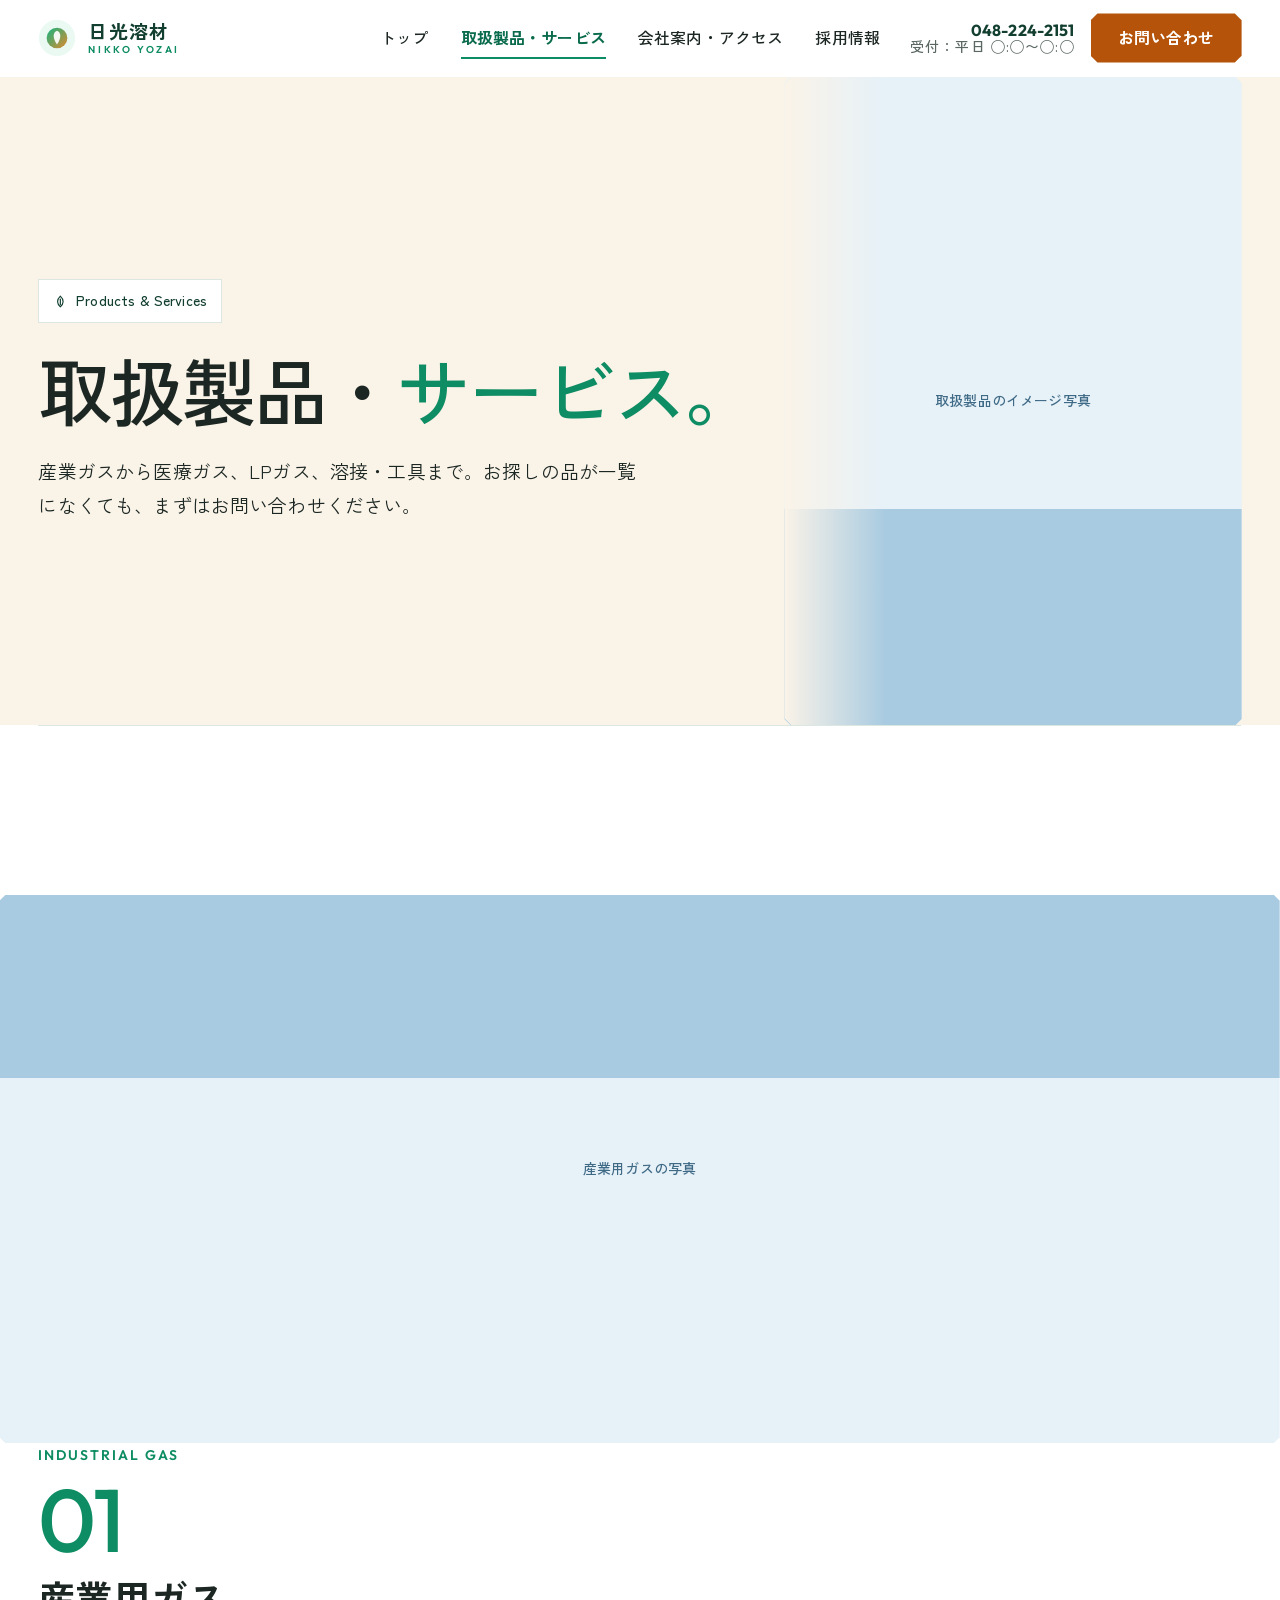
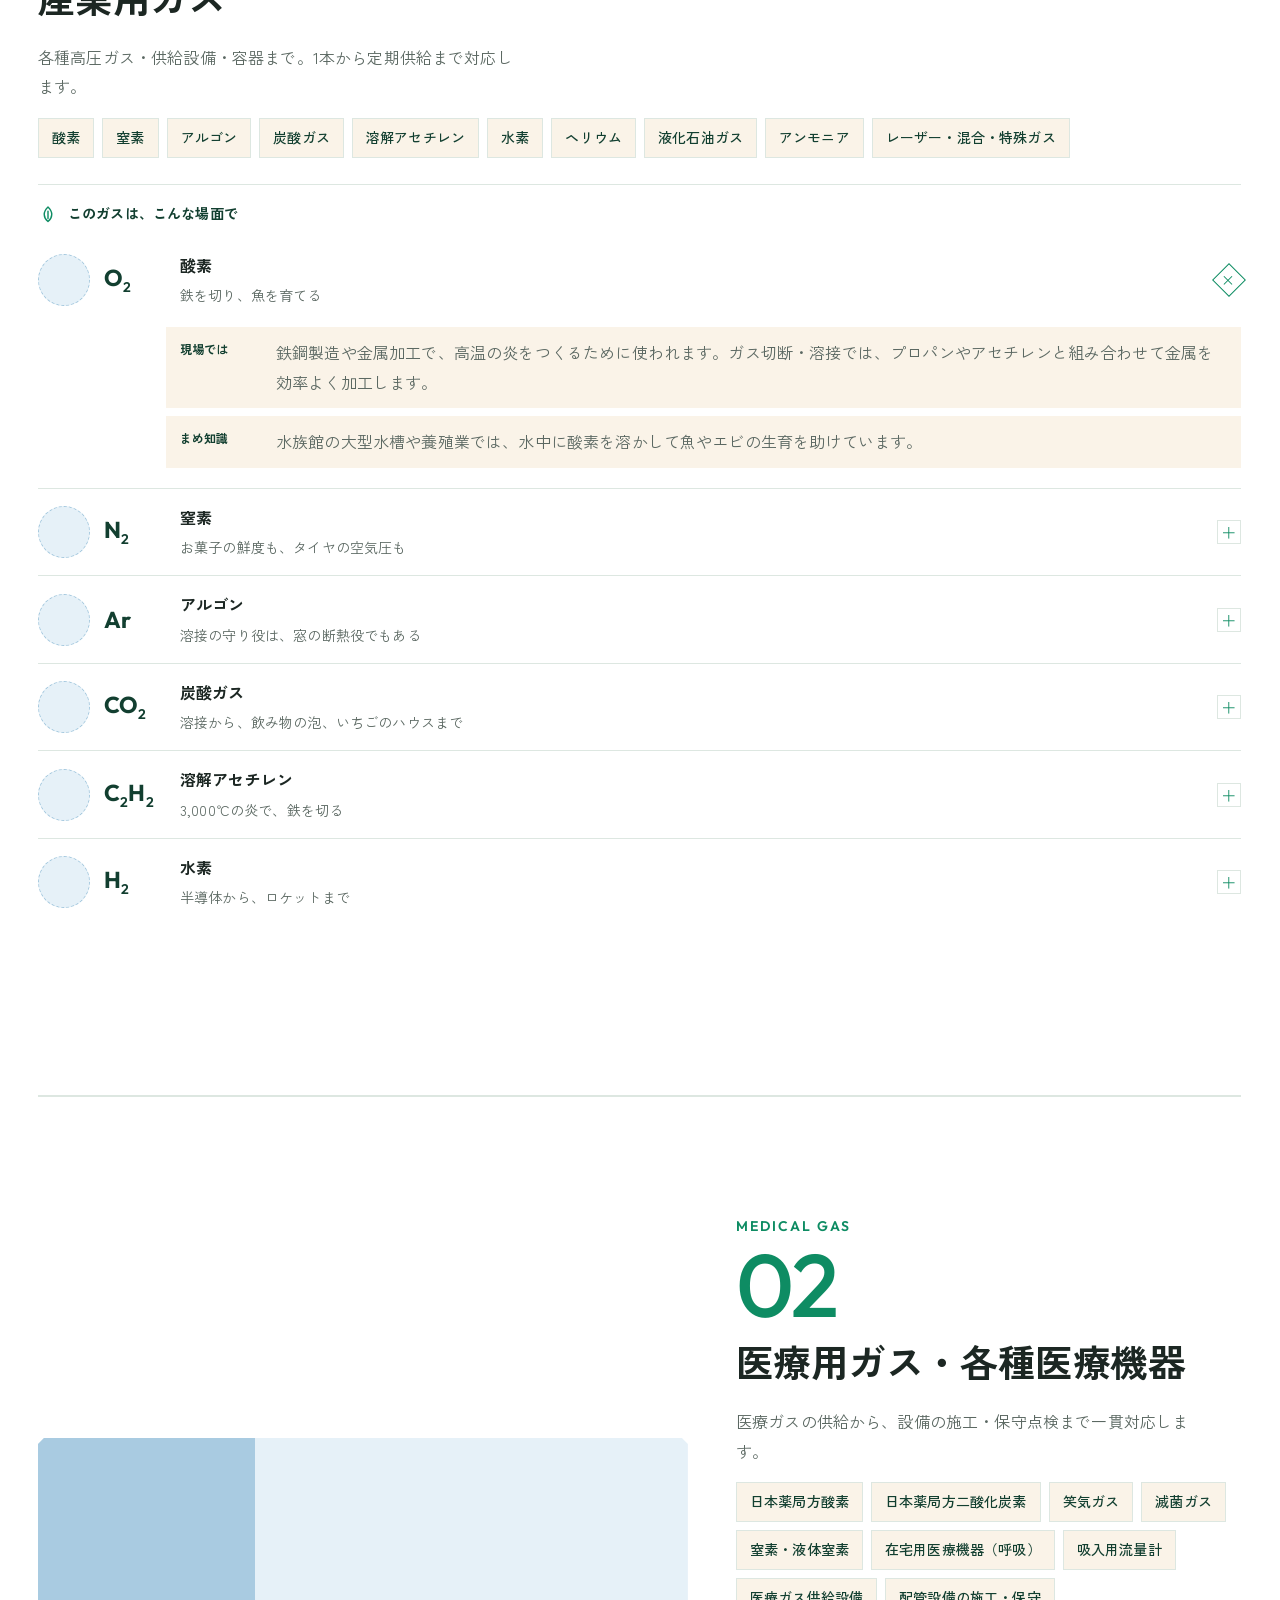
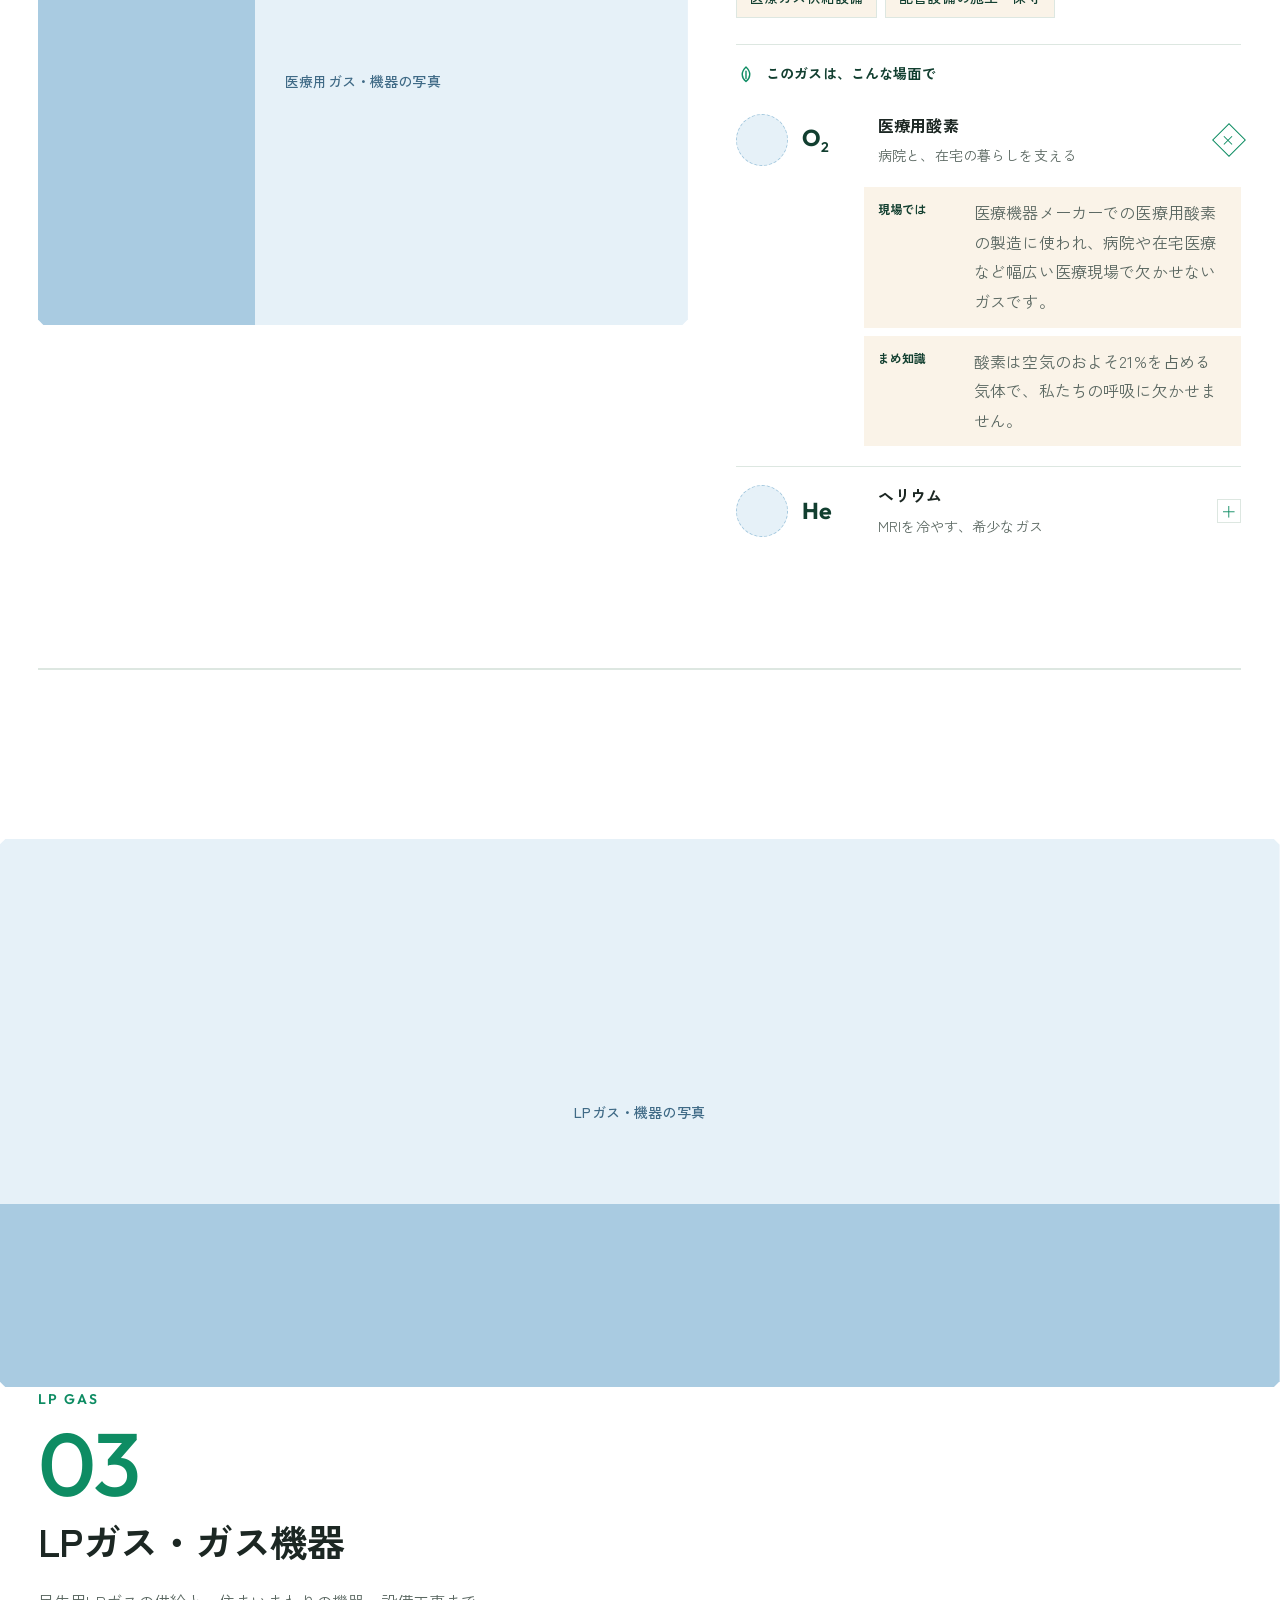
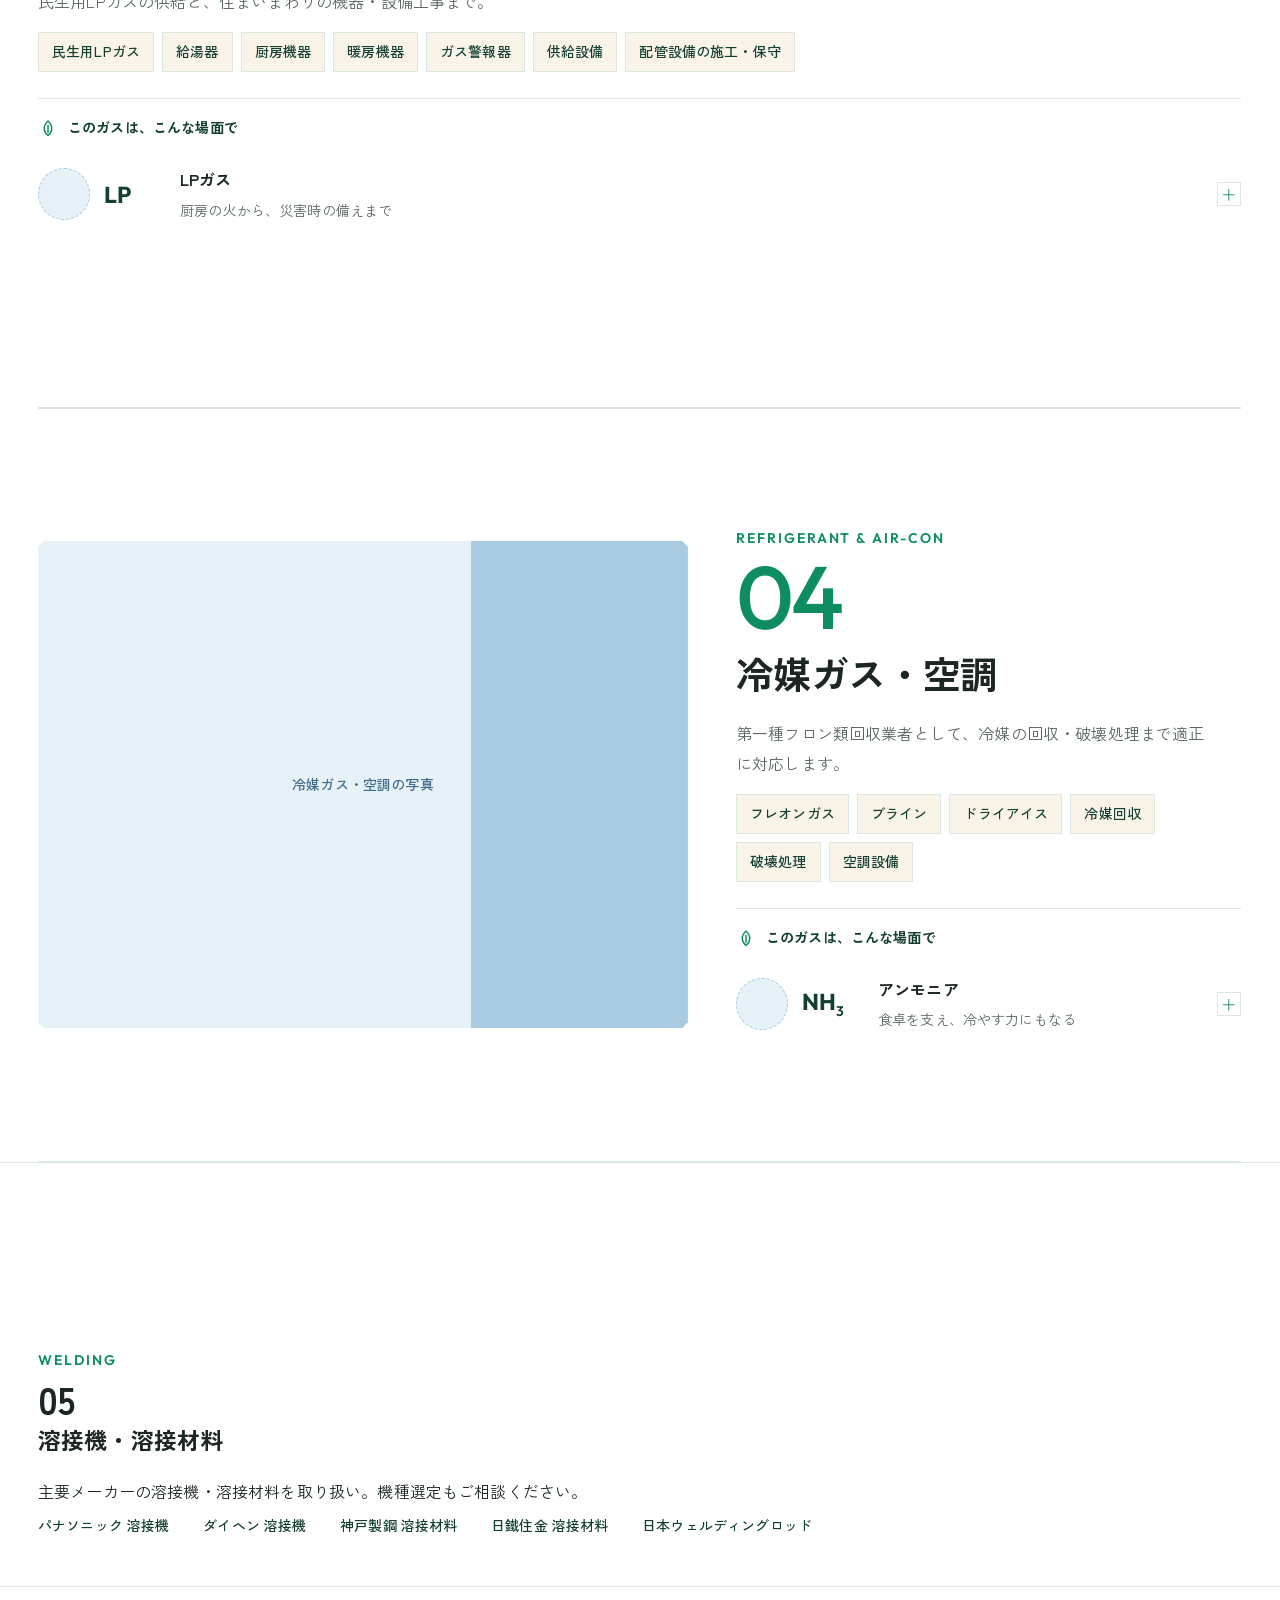
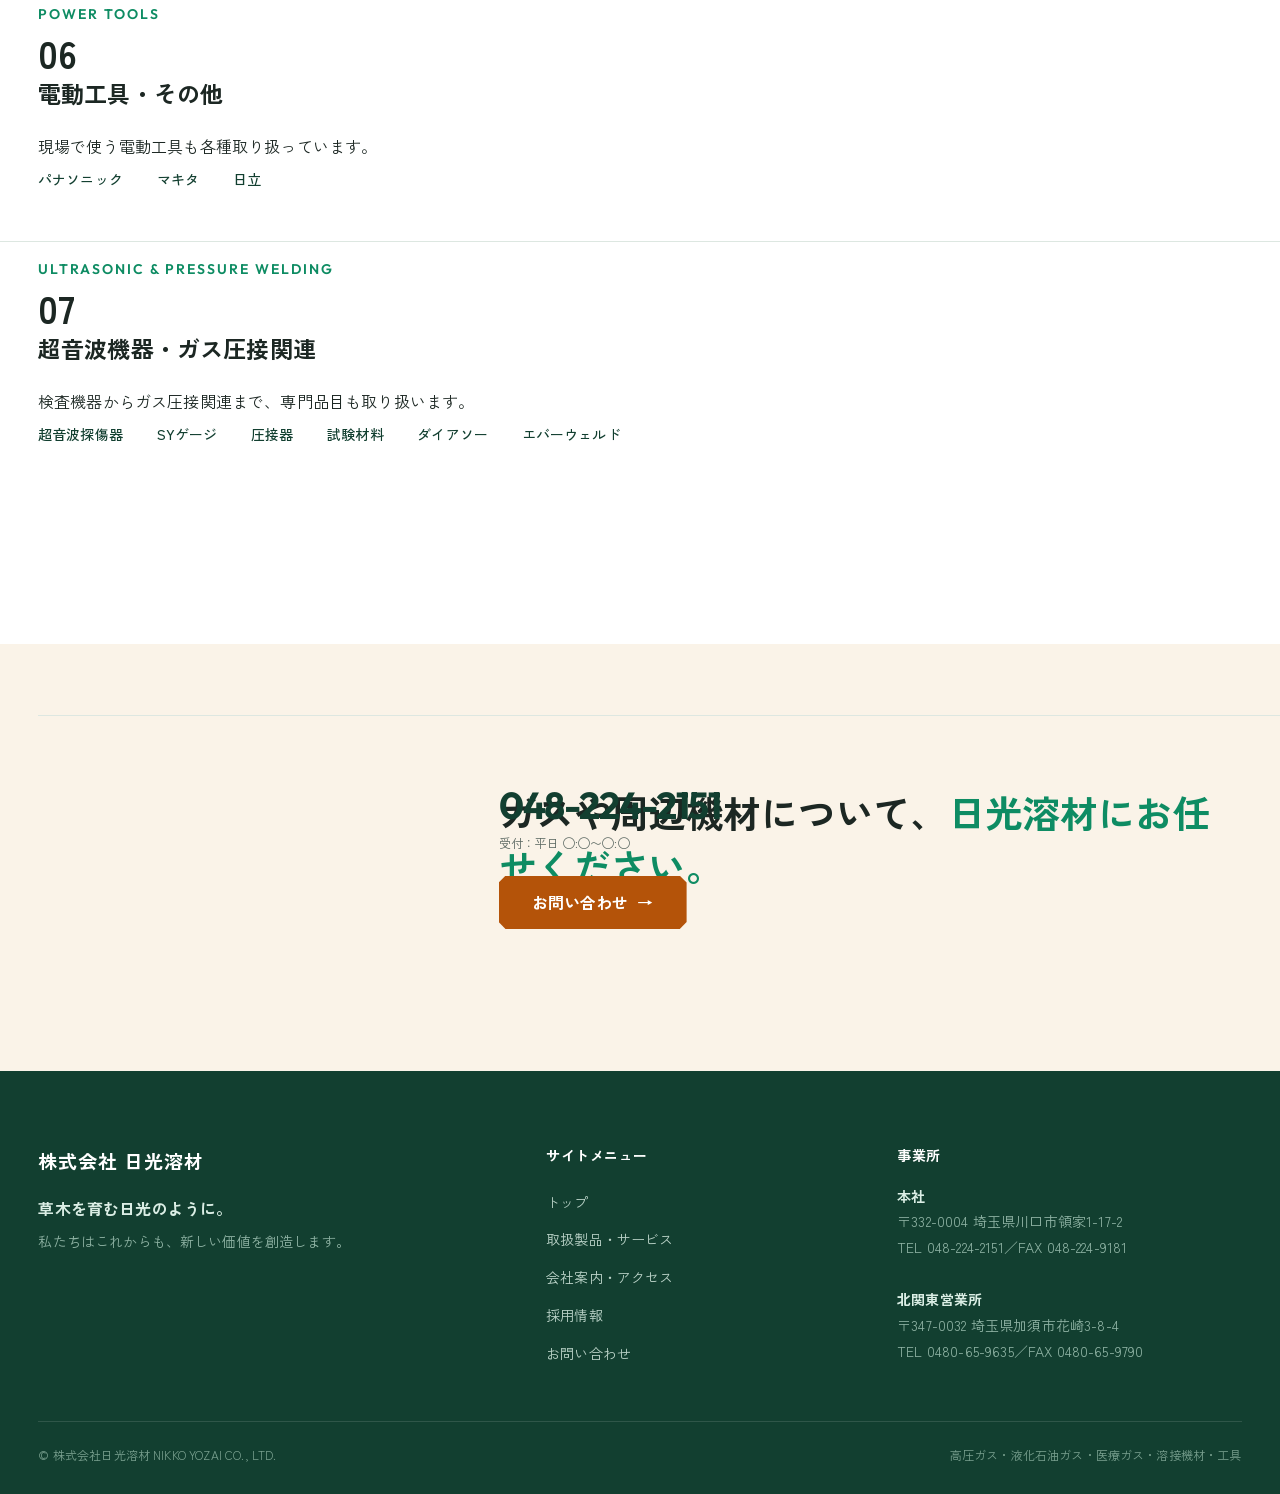
<file: proto/products.html>
<!doctype html>
<html lang="ja">
<head>
<meta charset="utf-8">
<meta name="viewport" content="width=device-width, initial-scale=1">
<meta name="robots" content="noindex, nofollow">
<title>取扱製品・サービス｜株式会社日光溶材</title>
<meta name="description" content="株式会社日光溶材の取扱製品・サービス。産業用ガス・医療用ガス・LPガス・冷媒ガス・空調、溶接機/溶接材料、電動工具、超音波機器・ガス圧接関連まで。ガスがどんな場面で使われているかもご紹介しています。">
<link rel="preconnect" href="https://fonts.googleapis.com">
<link rel="preconnect" href="https://fonts.gstatic.com" crossorigin>
<link href="https://fonts.googleapis.com/css2?family=Zen+Kaku+Gothic+New:wght@400;500;700&family=Outfit:wght@500;600;700&display=swap" rel="stylesheet">
<link rel="stylesheet" href="css/style.css?v=14">
<link rel="stylesheet" href="css/v6-layout.css?v=14">
<script>document.documentElement.className+=" js at-top";setTimeout(function(){document.documentElement.classList.add("rv-safe")},2500);</script>
</head>
<body>
<div id="top-sentinel" aria-hidden="true" style="position:absolute;top:0;height:1px;width:1px"></div>

<header class="site-header" id="header">
  <div class="wrap">
    <a class="brand" href="index.html" aria-label="株式会社日光溶材 トップ">
      <svg class="mark" viewBox="0 0 44 44" xmlns="http://www.w3.org/2000/svg" aria-hidden="true">
        <defs><linearGradient id="lg" x1="0" y1="0" x2="1" y2="1"><stop offset="0" stop-color="#13b481"/><stop offset="1" stop-color="#e08a2e"/></linearGradient></defs>
        <circle cx="22" cy="22" r="21" fill="#eafaf3"/>
        <circle cx="22" cy="22" r="12" fill="url(#lg)"/>
        <path d="M22 13.5c4.6 2 5.6 7.6 0 16-5.6-8.4-4.6-14 0-16z" fill="#fff" opacity=".92"/>
        <path d="M22 16v11.5" stroke="url(#lg)" stroke-width="1.3" stroke-linecap="round"/>
      </svg>
      <span class="name">日光溶材<small>NIKKO YOZAI</small></span>
    </a>
    <button class="nav-toggle" id="navToggle" aria-label="メニューを開く" aria-expanded="false">☰</button>
    <nav class="nav" id="nav">
      <a class="navlink" href="index.html">トップ</a>
      <a class="navlink" href="products.html" aria-current="page">取扱製品・サービス</a>
      <a class="navlink" href="company.html">会社案内・アクセス</a>
      <a class="navlink" href="recruit.html">採用情報</a>
      <a class="tel" href="tel:0482242151">048-224-2151<small>受付：平日 ◯:◯〜◯:◯</small></a>
      <a class="btn btn-primary" href="company.html#contact">お問い合わせ</a>
    </nav>
  </div>
</header>

<main>

<!-- ===== ページヘッダ ===== -->
<section class="v6-hero v6-phead" data-form="窓面">
  <div class="v6-hero-media win" data-win="xr">
    <div class="ph ph-lg">取扱製品のイメージ写真<small>ボンベ／圧力計 など</small></div>
  </div>
  <div class="wrap">
    <div class="v6-hero-copy">
      <span class="badge rv rv-c"><svg class="icn-s" viewBox="0 0 24 24" aria-hidden="true"><path d="M12 21C6.5 16.5 5.5 9.5 12 3.5c6.5 6 5.5 13 0 17.5z"/><path d="M12 8.5v9"/></svg> Products &amp; Services</span>
      <h1 class="v6-h1 rv rv-a d1">取扱製品・<span class="hl">サービス。</span></h1>
      <p class="v6-hero-sub rv d2">産業ガスから医療ガス、LPガス、溶接・工具まで。お探しの品が一覧になくても、まずはお問い合わせください。</p>
    </div>
  </div>
</section>

<div class="wrap">

  <!-- ===== 01 産業用ガス（ガス6件） ===== -->
  <section class="v6-cat dw" data-side="l" data-form="抜き面">
    <div class="v6-cat-media win rv" data-win="x"><div class="ph ph-lg">産業用ガスの写真<small>ボンベ／容器置き場</small></div></div>
    <div class="rv d1">
      <span class="pr-tag">Industrial Gas</span>
      <h3><span class="num">01</span>産業用ガス</h3>
      <p class="note">各種高圧ガス・供給設備・容器まで。1本から定期供給まで対応します。</p>
      <ul class="itemlist">
        <li>酸素</li><li>窒素</li><li>アルゴン</li><li>炭酸ガス</li><li>溶解アセチレン</li><li>水素</li><li>ヘリウム</li><li>液化石油ガス</li><li>アンモニア</li><li>レーザー・混合・特殊ガス</li>
      </ul>

      <div class="v6-gas">
        <div class="v6-gas-h"><svg class="icn" viewBox="0 0 24 24" aria-hidden="true"><path d="M12 21C6.5 16.5 5.5 9.5 12 3.5c6.5 6 5.5 13 0 17.5z"/><path d="M12 8.5v9"/></svg>このガスは、こんな場面で</div>
        <details open>
          <summary><span class="thumb" aria-hidden="true"></span><span class="sym">O<sub>2</sub></span><span><span class="nm">酸素</span><span class="one">鉄を切り、魚を育てる</span></span><span class="mk">＋</span></summary>
          <div class="body">
            <div class="row"><span class="lb">現場では</span><p>鉄鋼製造や金属加工で、高温の炎をつくるために使われます。ガス切断・溶接では、プロパンやアセチレンと組み合わせて金属を効率よく加工します。</p></div>
            <div class="row"><span class="lb">まめ知識</span><p>水族館の大型水槽や養殖業では、水中に酸素を溶かして魚やエビの生育を助けています。</p></div>
          </div>
        </details>
        <details>
          <summary><span class="thumb" aria-hidden="true"></span><span class="sym">N<sub>2</sub></span><span><span class="nm">窒素</span><span class="one">お菓子の鮮度も、タイヤの空気圧も</span></span><span class="mk">＋</span></summary>
          <div class="body">
            <div class="row"><span class="lb">現場では</span><p>食品工場では袋詰め時に封入して酸化を防ぎ、品質維持や賞味期限の延長に役立ちます。ステンレスの「無酸化切断」のアシストガスや、半導体・電子部品の製造でも不活性ガスとして使われます。</p></div>
            <div class="row"><span class="lb">まめ知識</span><p>ポテトチップスの袋がふくらんでいるのは、多くの場合窒素ガス。中身を守るクッションの役割も果たしています。</p></div>
          </div>
        </details>
        <details>
          <summary><span class="thumb" aria-hidden="true"></span><span class="sym">Ar</span><span><span class="nm">アルゴン</span><span class="one">溶接の守り役は、窓の断熱役でもある</span></span><span class="mk">＋</span></summary>
          <div class="body">
            <div class="row"><span class="lb">現場では</span><p>ステンレスやアルミのTIG溶接・MIG溶接で、溶接部分を大気から守るシールドガスとして使われます。半導体や精密機器の製造でも活躍します。</p></div>
            <div class="row"><span class="lb">まめ知識</span><p>住宅の高性能な断熱窓（ペアガラス・トリプルガラス）は、ガラスの間にアルゴンを封入して断熱性能を高めています。</p></div>
          </div>
        </details>
        <details>
          <summary><span class="thumb" aria-hidden="true"></span><span class="sym">CO<sub>2</sub></span><span><span class="nm">炭酸ガス</span><span class="one">溶接から、飲み物の泡、いちごのハウスまで</span></span><span class="mk">＋</span></summary>
          <div class="body">
            <div class="row"><span class="lb">現場では</span><p>炭酸ガスアーク溶接のシールドガスとして、自動車部品や建築鉄骨の製造現場で幅広く使われます。ドライアイスの原料としても、食品や医薬品の低温輸送を支えています。</p></div>
            <div class="row"><span class="lb">まめ知識</span><p>ビニールハウスや植物工場では濃度を高めることで光合成が進み、いちごなどの収穫量向上に活用されています。</p></div>
          </div>
        </details>
        <details>
          <summary><span class="thumb" aria-hidden="true"></span><span class="sym">C<sub>2</sub>H<sub>2</sub></span><span><span class="nm">溶解アセチレン</span><span class="one">3,000℃の炎で、鉄を切る</span></span><span class="mk">＋</span></summary>
          <div class="body">
            <div class="row"><span class="lb">現場では</span><p>酸素と組み合わせたガス溶接・ガス切断で非常に高温の炎を生み、建設・鉄工・設備工事の現場で広く使われています。配管工事や橋梁補修、解体工事でも活躍します。</p></div>
            <div class="row"><span class="lb">まめ知識</span><p>安全性を高めるため、アセトンなどに溶かした状態で専用のボンベに充填されています。</p></div>
          </div>
        </details>
        <details>
          <summary><span class="thumb" aria-hidden="true"></span><span class="sym">H<sub>2</sub></span><span><span class="nm">水素</span><span class="one">半導体から、ロケットまで</span></span><span class="mk">＋</span></summary>
          <div class="body">
            <div class="row"><span class="lb">現場では</span><p>半導体や電子部品の製造で還元ガスとして品質向上に貢献します。水素エネルギー関連設備や燃料電池の開発・実証実験でも需要が高まっています。</p></div>
            <div class="row"><span class="lb">まめ知識</span><p>燃料電池車は水素から電気を作って走り、走行中に出るのはほぼ水だけです。</p></div>
          </div>
        </details>
      </div>
    </div>
  </section>

  <!-- ===== 02 医療用ガス（ガス2件） ===== -->
  <section class="v6-cat dw" data-form="窓面">
    <div class="v6-cat-media win rv" data-win="y"><div class="ph ph-lg">医療用ガス・機器の写真<small>医療ガス設備／在宅用機器</small></div></div>
    <div class="rv d1">
      <span class="pr-tag">Medical Gas</span>
      <h3><span class="num">02</span>医療用ガス・各種医療機器</h3>
      <p class="note">医療ガスの供給から、設備の施工・保守点検まで一貫対応します。</p>
      <ul class="itemlist">
        <li>日本薬局方酸素</li><li>日本薬局方二酸化炭素</li><li>笑気ガス</li><li>滅菌ガス</li><li>窒素・液体窒素</li><li>在宅用医療機器（呼吸）</li><li>吸入用流量計</li><li>医療ガス供給設備</li><li>配管設備の施工・保守</li>
      </ul>

      <div class="v6-gas">
        <div class="v6-gas-h"><svg class="icn" viewBox="0 0 24 24" aria-hidden="true"><path d="M12 21C6.5 16.5 5.5 9.5 12 3.5c6.5 6 5.5 13 0 17.5z"/><path d="M12 8.5v9"/></svg>このガスは、こんな場面で</div>
        <details open>
          <summary><span class="thumb" aria-hidden="true"></span><span class="sym">O<sub>2</sub></span><span><span class="nm">医療用酸素</span><span class="one">病院と、在宅の暮らしを支える</span></span><span class="mk">＋</span></summary>
          <div class="body">
            <div class="row"><span class="lb">現場では</span><p>医療機器メーカーでの医療用酸素の製造に使われ、病院や在宅医療など幅広い医療現場で欠かせないガスです。</p></div>
            <div class="row"><span class="lb">まめ知識</span><p>酸素は空気のおよそ21%を占める気体で、私たちの呼吸に欠かせません。</p></div>
          </div>
        </details>
        <details>
          <summary><span class="thumb" aria-hidden="true"></span><span class="sym">He</span><span><span class="nm">ヘリウム</span><span class="one">MRIを冷やす、希少なガス</span></span><span class="mk">＋</span></summary>
          <div class="body">
            <div class="row"><span class="lb">現場では</span><p>MRI（磁気共鳴画像診断装置）では、超電導磁石を極低温に保つために液体ヘリウムが欠かせません。半導体製造のリーク検査（気密検査）にも使われます。</p></div>
            <div class="row"><span class="lb">まめ知識</span><p>約マイナス269℃でも液体でいられる特殊な性質を持ち、主に天然ガス田から採れる限りある資源です。</p></div>
          </div>
        </details>
      </div>
    </div>
  </section>

  <!-- ===== 03 LPガス（ガス1件） ===== -->
  <section class="v6-cat dw" data-side="l" data-form="抜き面">
    <div class="v6-cat-media win rv" data-win="xr"><div class="ph ph-lg">LPガス・機器の写真<small>給湯・厨房機器</small></div></div>
    <div class="rv d1">
      <span class="pr-tag">LP Gas</span>
      <h3><span class="num">03</span>LPガス・ガス機器</h3>
      <p class="note">民生用LPガスの供給と、住まいまわりの機器・設備工事まで。</p>
      <ul class="itemlist">
        <li>民生用LPガス</li><li>給湯器</li><li>厨房機器</li><li>暖房機器</li><li>ガス警報器</li><li>供給設備</li><li>配管設備の施工・保守</li>
      </ul>

      <div class="v6-gas">
        <div class="v6-gas-h"><svg class="icn" viewBox="0 0 24 24" aria-hidden="true"><path d="M12 21C6.5 16.5 5.5 9.5 12 3.5c6.5 6 5.5 13 0 17.5z"/><path d="M12 8.5v9"/></svg>このガスは、こんな場面で</div>
        <details>
          <summary><span class="thumb" aria-hidden="true"></span><span class="sym">LP</span><span><span class="nm">LPガス</span><span class="one">厨房の火から、災害時の備えまで</span></span><span class="mk">＋</span></summary>
          <div class="body">
            <div class="row"><span class="lb">現場では</span><p>金属の溶解・熱処理の加熱、化学反応の熱源、焼却炉の補助燃料など産業用途は多彩です。飲食店の業務用厨房機器や、食品工場の加熱調理設備でも広く使われています。</p></div>
            <div class="row"><span class="lb">まめ知識</span><p>災害時でも個別に供給できるため、避難所や仮設住宅の重要なエネルギーとして活躍します。</p></div>
          </div>
        </details>
      </div>
    </div>
  </section>

  <!-- ===== 04 冷媒ガス・空調（ガス1件） ===== -->
  <section class="v6-cat dw" data-form="窓面">
    <div class="v6-cat-media win rv" data-win="yb"><div class="ph ph-lg">冷媒ガス・空調の写真<small>冷媒回収機／空調設備</small></div></div>
    <div class="rv d1">
      <span class="pr-tag">Refrigerant &amp; Air-con</span>
      <h3><span class="num">04</span>冷媒ガス・空調</h3>
      <p class="note">第一種フロン類回収業者として、冷媒の回収・破壊処理まで適正に対応します。</p>
      <ul class="itemlist">
        <li>フレオンガス</li><li>ブライン</li><li>ドライアイス</li><li>冷媒回収</li><li>破壊処理</li><li>空調設備</li>
      </ul>

      <div class="v6-gas">
        <div class="v6-gas-h"><svg class="icn" viewBox="0 0 24 24" aria-hidden="true"><path d="M12 21C6.5 16.5 5.5 9.5 12 3.5c6.5 6 5.5 13 0 17.5z"/><path d="M12 8.5v9"/></svg>このガスは、こんな場面で</div>
        <details>
          <summary><span class="thumb" aria-hidden="true"></span><span class="sym">NH<sub>3</sub></span><span><span class="nm">アンモニア</span><span class="one">食卓を支え、冷やす力にもなる</span></span><span class="mk">＋</span></summary>
          <div class="body">
            <div class="row"><span class="lb">現場では</span><p>冷凍・冷蔵設備では高効率な自然冷媒として、大型物流施設や食品工場などで利用されています。</p></div>
            <div class="row"><span class="lb">まめ知識</span><p>私たちが毎日食べる野菜や穀物の多くは、アンモニアから作られる肥料によって育てられています。</p></div>
          </div>
        </details>
      </div>
    </div>
  </section>

</div>

<!-- ===== 05〜07（副次カテゴリ・3列コンパクト） ===== -->
<div class="wrap">
  <div class="v6-cats-sm">
    <section class="rv" data-form="罫組み">
      <div class="v6-cat-media"><div class="ph">溶接機・溶接材料の写真</div></div>
      <span class="pr-tag" style="display:block;margin-top:16px">Welding</span>
      <h3><span class="num">05</span>溶接機・溶接材料</h3>
      <p class="note">主要メーカーの溶接機・溶接材料を取り扱い。機種選定もご相談ください。</p>
      <ul class="itemlist">
        <li>パナソニック 溶接機</li><li>ダイヘン 溶接機</li><li>神戸製鋼 溶接材料</li><li>日鐵住金 溶接材料</li><li>日本ウェルディングロッド</li>
      </ul>
    </section>
    <section class="rv d1" data-form="罫組み">
      <div class="v6-cat-media"><div class="ph">電動工具の写真</div></div>
      <span class="pr-tag" style="display:block;margin-top:16px">Power Tools</span>
      <h3><span class="num">06</span>電動工具・その他</h3>
      <p class="note">現場で使う電動工具も各種取り扱っています。</p>
      <ul class="itemlist"><li>パナソニック</li><li>マキタ</li><li>日立</li></ul>
    </section>
    <section class="rv d2" data-form="罫組み">
      <div class="v6-cat-media"><div class="ph">超音波機器・ガス圧接の写真</div></div>
      <span class="pr-tag" style="display:block;margin-top:16px">Ultrasonic &amp; Pressure Welding</span>
      <h3><span class="num">07</span>超音波機器・ガス圧接関連</h3>
      <p class="note">検査機器からガス圧接関連まで、専門品目も取り扱います。</p>
      <ul class="itemlist"><li>超音波探傷器</li><li>SYゲージ</li><li>圧接器</li><li>試験材料</li><li>ダイアソー</li><li>エバーウェルド</li></ul>
    </section>
  </div>
</div>

<!-- ===== CTA ===== -->
<section class="v6-cta" data-form="片流れ">
  <div class="wrap rv">
    <h2>ガスや周辺機材について、<span class="hl">日光溶材にお任せください。</span></h2>
    <div class="tel">
      <a href="tel:0482242151">048-224-2151</a>
      <small>受付：平日 ◯:◯〜◯:◯</small>
    </div>
    <a class="btn btn-primary btn-lg" href="company.html#contact">お問い合わせ <span class="arw">→</span></a>
  </div>
</section>

</main>

<footer class="site-footer">
  <div class="wrap">
    <div class="foot-grid">
      <div class="foot-brand">
        <span class="name">株式会社 日光溶材</span>
        <p class="foot-creed">草木を育む日光のように。<small>私たちはこれからも、新しい価値を創造します。</small></p>
      </div>
      <div>
        <h4>サイトメニュー</h4>
        <ul class="foot-list">
          <li><a href="index.html">トップ</a></li>
          <li><a href="products.html">取扱製品・サービス</a></li>
          <li><a href="company.html">会社案内・アクセス</a></li>
          <li><a href="recruit.html">採用情報</a></li>
          <li><a href="company.html#contact">お問い合わせ</a></li>
        </ul>
      </div>
      <div>
        <h4>事業所</h4>
        <p class="foot-office">
          <strong>本社</strong><br>
          〒332-0004 埼玉県川口市領家1-17-2<br>
          TEL 048-224-2151／FAX 048-224-9181<br><br>
          <strong>北関東営業所</strong><br>
          〒347-0032 埼玉県加須市花崎3-8-4<br>
          TEL 0480-65-9635／FAX 0480-65-9790
        </p>
      </div>
    </div>
    <div class="copy">
      <span>© 株式会社日光溶材 NIKKO YOZAI CO., LTD.</span>
      <span>高圧ガス・液化石油ガス・医療ガス・溶接機材・工具</span>
    </div>
  </div>
</footer>

<div class="mobilebar">
  <a class="mb-tel" href="tel:0482242151"><svg class="icn-s" viewBox="0 0 24 24" aria-hidden="true"><path d="M5 3.5h3.2l1.6 4.4-2.1 1.6a14 14 0 0 0 6.8 6.8l1.6-2.1 4.4 1.6v3.2a1.8 1.8 0 0 1-2 1.8C10.3 20.1 3.9 13.7 3.2 5.5a1.8 1.8 0 0 1 1.8-2z"/></svg> 電話する</a>
  <a class="mb-primary" href="company.html#contact">お問い合わせ</a>
</div>

<script src="js/site.js?v=6"></script>
</body>
</html>
</file>
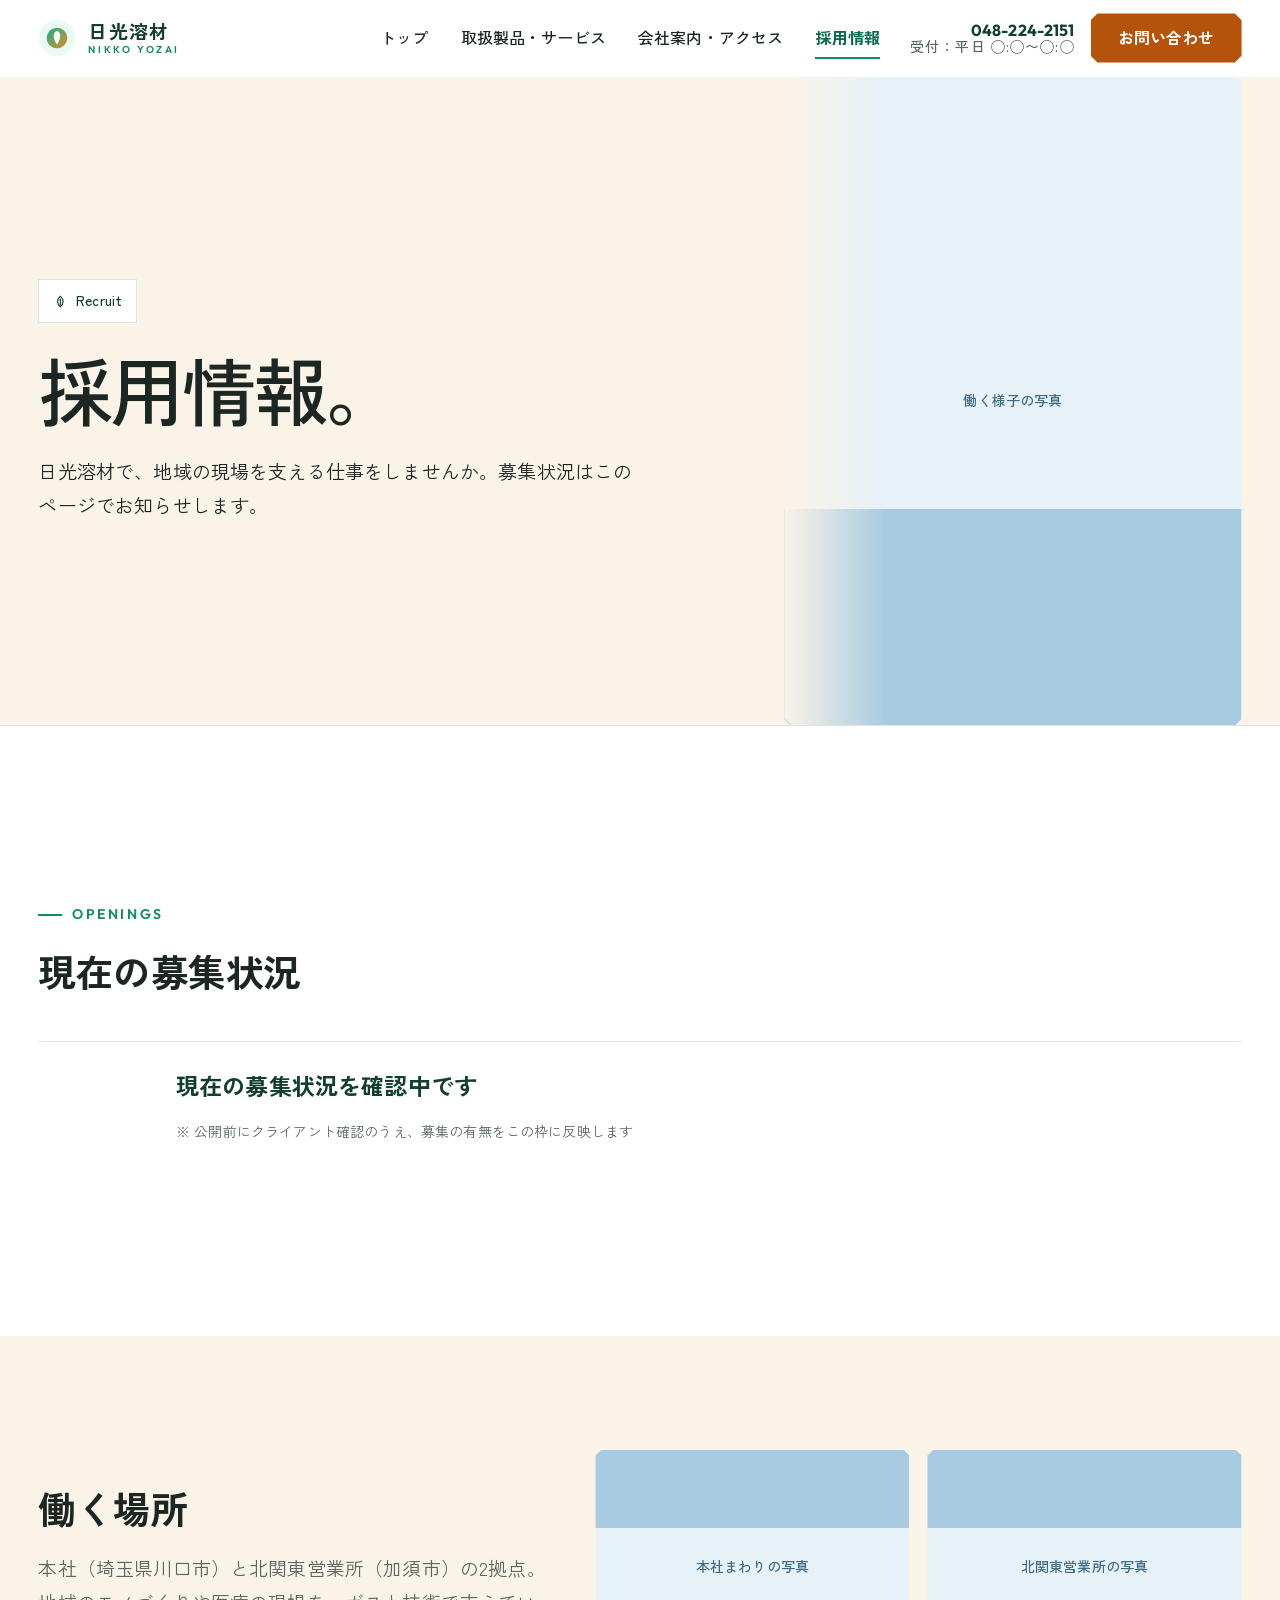
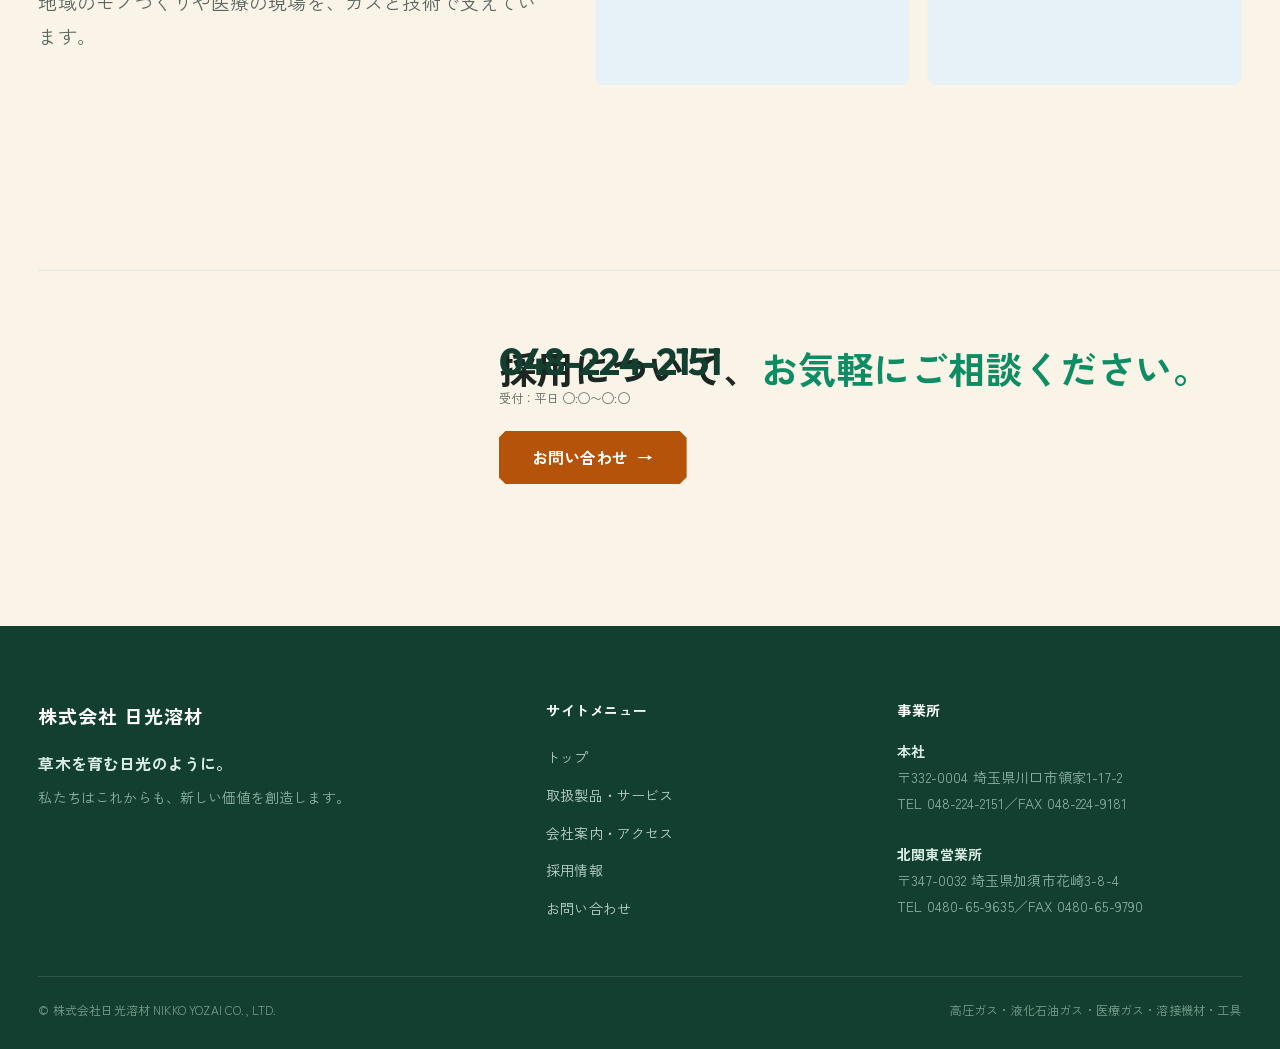
<file: proto/recruit.html>
<!doctype html>
<html lang="ja">
<head>
<meta charset="utf-8">
<meta name="viewport" content="width=device-width, initial-scale=1">
<meta name="robots" content="noindex, nofollow">
<title>採用情報｜株式会社日光溶材</title>
<meta name="description" content="株式会社日光溶材の採用情報。埼玉県川口市・加須市の2拠点で、地域の現場を支える仕事です。募集状況はこのページでお知らせします。">
<link rel="preconnect" href="https://fonts.googleapis.com">
<link rel="preconnect" href="https://fonts.gstatic.com" crossorigin>
<link href="https://fonts.googleapis.com/css2?family=Zen+Kaku+Gothic+New:wght@400;500;700&family=Outfit:wght@500;600;700&display=swap" rel="stylesheet">
<link rel="stylesheet" href="css/style.css?v=14">
<link rel="stylesheet" href="css/v6-layout.css?v=14">
<script>document.documentElement.className+=" js at-top";setTimeout(function(){document.documentElement.classList.add("rv-safe")},2500);</script>
</head>
<body>
<div id="top-sentinel" aria-hidden="true" style="position:absolute;top:0;height:1px;width:1px"></div>

<header class="site-header" id="header">
  <div class="wrap">
    <a class="brand" href="index.html" aria-label="株式会社日光溶材 トップ">
      <svg class="mark" viewBox="0 0 44 44" xmlns="http://www.w3.org/2000/svg" aria-hidden="true">
        <defs><linearGradient id="lg" x1="0" y1="0" x2="1" y2="1"><stop offset="0" stop-color="#13b481"/><stop offset="1" stop-color="#e08a2e"/></linearGradient></defs>
        <circle cx="22" cy="22" r="21" fill="#eafaf3"/>
        <circle cx="22" cy="22" r="12" fill="url(#lg)"/>
        <path d="M22 13.5c4.6 2 5.6 7.6 0 16-5.6-8.4-4.6-14 0-16z" fill="#fff" opacity=".92"/>
        <path d="M22 16v11.5" stroke="url(#lg)" stroke-width="1.3" stroke-linecap="round"/>
      </svg>
      <span class="name">日光溶材<small>NIKKO YOZAI</small></span>
    </a>
    <button class="nav-toggle" id="navToggle" aria-label="メニューを開く" aria-expanded="false">☰</button>
    <nav class="nav" id="nav">
      <a class="navlink" href="index.html">トップ</a>
      <a class="navlink" href="products.html">取扱製品・サービス</a>
      <a class="navlink" href="company.html">会社案内・アクセス</a>
      <a class="navlink" href="recruit.html" aria-current="page">採用情報</a>
      <a class="tel" href="tel:0482242151">048-224-2151<small>受付：平日 ◯:◯〜◯:◯</small></a>
      <a class="btn btn-primary" href="company.html#contact">お問い合わせ</a>
    </nav>
  </div>
</header>

<main>

<!-- ===== ページヘッダ ===== -->
<section class="v6-hero v6-phead" data-form="窓面">
  <div class="v6-hero-media win" data-win="xr">
    <div class="ph ph-lg">働く様子の写真<small>手元・後ろ姿など（顔は写さない）</small></div>
  </div>
  <div class="wrap">
    <div class="v6-hero-copy">
      <span class="badge rv rv-c"><svg class="icn-s" viewBox="0 0 24 24" aria-hidden="true"><path d="M12 21C6.5 16.5 5.5 9.5 12 3.5c6.5 6 5.5 13 0 17.5z"/><path d="M12 8.5v9"/></svg> Recruit</span>
      <h1 class="v6-h1 rv rv-a d1">採用情報。</h1>
      <p class="v6-hero-sub rv d2">日光溶材で、地域の現場を支える仕事をしませんか。募集状況はこのページでお知らせします。</p>
    </div>
  </div>
</section>

<!-- ===== 現在の募集状況 ===== -->
<section class="pad-l" data-form="罫組み">
  <div class="wrap">
    <div class="v6-shead rv rv-a">
      <span class="eyebrow">Openings</span>
      <h2 class="v6-h2">現在の募集状況</h2>
    </div>

    <div class="v6-openings rv d1">
      <p class="st">現在の募集状況を確認中です</p>
      <p class="note">※ 公開前にクライアント確認のうえ、募集の有無をこの枠に反映します</p>
    </div>

    <!-- ▼▼ 募集中に切り替えるときの職種カード雛形（募集がないあいだはコメントのまま） ▼▼
         運用手順1｜募集開始時：このブロックを囲むコメント記号を外し、上の .v6-openings ブロックを削除する。
         運用手順2｜募集終了時：下のカードを再びコメント記号で囲み、上の .v6-openings ブロックを戻す。
    <div class="v6-jobs">
      <div class="v6-job">
        <dl>
          <dt>職種名</dt><dd>（例）ガス配送・ルート営業</dd>
          <dt>雇用形態</dt><dd>（例）正社員</dd>
          <dt>勤務地</dt><dd>（例）本社（埼玉県川口市）</dd>
          <dt>仕事内容</dt><dd>（例）取引先へのガス容器の配送と、現場のご用聞き・ご提案。</dd>
        </dl>
      </div>
      <div class="v6-job">
        <dl><dt>職種名</dt><dd></dd><dt>雇用形態</dt><dd></dd><dt>勤務地</dt><dd></dd><dt>仕事内容</dt><dd></dd></dl>
      </div>
      <div class="v6-job">
        <dl><dt>職種名</dt><dd></dd><dt>雇用形態</dt><dd></dd><dt>勤務地</dt><dd></dd><dt>仕事内容</dt><dd></dd></dl>
      </div>
    </div>
    ▲▲ 職種カード雛形ここまで ▲▲ -->
  </div>
</section>

<!-- ===== 働く場所 ===== -->
<section class="pad-m" style="background:var(--mint)" data-form="窓面">
  <div class="wrap">
    <div class="v6-workplace">
      <div class="rv">
        <h2 class="v6-h2">働く場所</h2>
        <p class="v6-lead">本社（埼玉県川口市）と北関東営業所（加須市）の2拠点。地域のモノづくりや医療の現場を、ガスと技術で支えています。</p>
      </div>
      <div class="pics win rv d1" data-win="x">
        <div class="ph">本社まわりの写真</div>
        <div class="ph">北関東営業所の写真</div>
      </div>
    </div>
  </div>
</section>

<!-- ===== CTA ===== -->
<section class="v6-cta" data-form="片流れ">
  <div class="wrap rv">
    <h2>採用について、<span class="hl">お気軽にご相談ください。</span></h2>
    <div class="tel">
      <a href="tel:0482242151">048-224-2151</a>
      <small>受付：平日 ◯:◯〜◯:◯</small>
    </div>
    <a class="btn btn-primary btn-lg" href="company.html#contact">お問い合わせ <span class="arw">→</span></a>
  </div>
</section>

</main>

<footer class="site-footer">
  <div class="wrap">
    <div class="foot-grid">
      <div class="foot-brand">
        <span class="name">株式会社 日光溶材</span>
        <p class="foot-creed">草木を育む日光のように。<small>私たちはこれからも、新しい価値を創造します。</small></p>
      </div>
      <div>
        <h4>サイトメニュー</h4>
        <ul class="foot-list">
          <li><a href="index.html">トップ</a></li>
          <li><a href="products.html">取扱製品・サービス</a></li>
          <li><a href="company.html">会社案内・アクセス</a></li>
          <li><a href="recruit.html">採用情報</a></li>
          <li><a href="company.html#contact">お問い合わせ</a></li>
        </ul>
      </div>
      <div>
        <h4>事業所</h4>
        <p class="foot-office">
          <strong>本社</strong><br>
          〒332-0004 埼玉県川口市領家1-17-2<br>
          TEL 048-224-2151／FAX 048-224-9181<br><br>
          <strong>北関東営業所</strong><br>
          〒347-0032 埼玉県加須市花崎3-8-4<br>
          TEL 0480-65-9635／FAX 0480-65-9790
        </p>
      </div>
    </div>
    <div class="copy">
      <span>© 株式会社日光溶材 NIKKO YOZAI CO., LTD.</span>
      <span>高圧ガス・液化石油ガス・医療ガス・溶接機材・工具</span>
    </div>
  </div>
</footer>

<div class="mobilebar">
  <a class="mb-tel" href="tel:0482242151"><svg class="icn-s" viewBox="0 0 24 24" aria-hidden="true"><path d="M5 3.5h3.2l1.6 4.4-2.1 1.6a14 14 0 0 0 6.8 6.8l1.6-2.1 4.4 1.6v3.2a1.8 1.8 0 0 1-2 1.8C10.3 20.1 3.9 13.7 3.2 5.5a1.8 1.8 0 0 1 1.8-2z"/></svg> 電話する</a>
  <a class="mb-primary" href="company.html#contact">お問い合わせ</a>
</div>

<script src="js/site.js?v=6"></script>
</body>
</html>
</file>
<file: doc.css>
/* 日光溶材 リニューアル資料（ドキュメント体裁）共通スタイル */
:root{
  --brand:#0f9b6c;--brand-deep:#0a7d57;--brand-ink:#0a4a39;--teal:#0a93ab;
  --ink:#1c2722;--ink-soft:#5a675f;--bg:#eef1ef;--sheet:#fff;--line:#e0e7e2;--soft:#f4f8f5;
  --ff:"Zen Kaku Gothic New",-apple-system,BlinkMacSystemFont,"Hiragino Kaku Gothic ProN","Yu Gothic",Meiryo,sans-serif;
  --ff-en:"Outfit",var(--ff);
}
*,*::before,*::after{box-sizing:border-box}
html{scroll-behavior:smooth}
body{margin:0;background:var(--bg);color:var(--ink);font-family:var(--ff);line-height:1.95;font-size:15.5px;-webkit-font-smoothing:antialiased}
h1,h2,h3,h4,p,ul,ol,dl,figure,table{margin:0}
a{color:var(--brand-deep)}

/* 資料内ナビ（ページ切替） */
.docnav{position:sticky;top:0;z-index:20;background:#0c2d22}
.docnav .nv{max-width:880px;margin:0 auto;display:flex;align-items:center;gap:8px;min-height:54px;padding:0 24px}
.docnav .bm{font-weight:900;font-size:.92rem;color:#fff;letter-spacing:.03em;margin-right:auto;display:flex;align-items:center;gap:9px}
.docnav .bm small{font-weight:500;color:#8fb3a4;font-size:.72rem}
.docnav .bm svg{width:24px;height:24px}
.docnav a.lk{color:#bcd6c9;font-size:.86rem;font-weight:700;padding:7px 13px;border-radius:8px;text-decoration:none;white-space:nowrap}
.docnav a.lk:hover{background:rgba(255,255,255,.08);color:#fff}
.docnav a.lk[aria-current="page"]{background:#10a86f;color:#fff}
.docnav a.ext::after{content:" ↗";font-size:.8em;color:#9ecbbb}

/* 用紙（ドキュメント） */
.sheet{max-width:880px;margin:30px auto;background:var(--sheet);box-shadow:0 1px 2px rgba(20,40,30,.06),0 24px 60px rgba(20,40,30,.10);border-radius:4px;overflow:hidden}
.pad{padding:60px 72px}

/* 文書ヘッダー（表紙的） */
.dochead{border-top:6px solid var(--brand);padding:48px 72px 34px;background:linear-gradient(180deg,#f6fbf8,#fff)}
.docmeta-top{display:flex;align-items:center;gap:11px;margin-bottom:24px}
.mk{width:30px;height:30px}
.docmeta-top .nm{font-weight:900;color:var(--brand-ink);letter-spacing:.04em;font-size:.98rem}
.doc-to{font-size:.95rem;color:var(--ink-soft);font-weight:700;margin-bottom:10px}
.doc-title{font-size:1.85rem;font-weight:900;line-height:1.45;letter-spacing:.01em;color:var(--ink)}
.doc-sub{margin-top:8px;font-size:1rem;color:var(--brand-deep);font-weight:700}
.doc-info{margin-top:22px;display:flex;flex-wrap:wrap;gap:8px 28px;font-size:.82rem;color:var(--ink-soft);border-top:1px solid var(--line);padding-top:16px}
.doc-info b{color:var(--ink);font-weight:700}
.doc-info .en{font-family:var(--ff-en)}

/* 目次 */
.toc{background:var(--soft);border:1px solid var(--line);border-radius:8px;padding:22px 26px;margin:0 0 8px}
.toc h2{font-size:.82rem;letter-spacing:.12em;color:var(--teal);font-family:var(--ff-en);font-weight:700;text-transform:uppercase;margin-bottom:12px}
.toc ol{list-style:none;padding:0;counter-reset:t;display:grid;grid-template-columns:1fr 1fr;gap:6px 30px}
.toc li{counter-increment:t;font-size:.92rem}
.toc li a{display:flex;gap:10px;text-decoration:none;color:var(--ink);padding:3px 0}
.toc li a::before{content:counter(t,decimal-leading-zero);font-family:var(--ff-en);font-weight:700;color:var(--brand);flex:none}
.toc li a:hover{color:var(--brand-deep)}

/* セクション */
.sec{margin-top:42px;counter-increment:sec}
.sec > h2{display:flex;align-items:baseline;gap:14px;font-size:1.28rem;font-weight:900;color:var(--ink);padding-bottom:12px;border-bottom:2px solid var(--brand);margin-bottom:20px}
.sec > h2::before{content:counter(sec,decimal-leading-zero);font-family:var(--ff-en);font-weight:700;font-size:1.05rem;color:var(--brand);flex:none}
.body{counter-reset:sec}
.sec h3{font-size:1.02rem;font-weight:700;color:var(--brand-ink);margin:22px 0 8px}
.sec p{margin:0 0 12px;color:var(--ink)}
.sec p.muted{color:var(--ink-soft);font-size:.92rem}
.sec ul.dot{margin:0 0 14px;padding-left:0;list-style:none}
.sec ul.dot li{position:relative;padding-left:20px;margin-bottom:6px}
.sec ul.dot li::before{content:"";position:absolute;left:2px;top:.72em;width:7px;height:7px;border-radius:50%;background:var(--brand)}
.sec ol.num{margin:0 0 14px;padding-left:22px}
.sec ol.num li{margin-bottom:6px}
strong{color:var(--brand-ink)}
code{font-family:var(--ff-en);background:var(--soft);border:1px solid var(--line);border-radius:5px;padding:1px 6px;font-size:.86em;color:var(--brand-ink)}

/* テーブル */
table.doc{width:100%;border-collapse:collapse;margin:6px 0 16px;font-size:.92rem}
table.doc th,table.doc td{border:1px solid var(--line);padding:11px 14px;text-align:left;vertical-align:top}
table.doc thead th{background:var(--brand-ink);color:#fff;font-weight:700;border-color:var(--brand-ink)}
table.doc th[scope=row]{background:var(--soft);color:var(--brand-ink);white-space:nowrap;width:34%}

/* 注記ボックス */
.callout{border:1px solid var(--line);border-left:4px solid var(--brand);background:var(--soft);border-radius:0 8px 8px 0;padding:16px 20px;margin:6px 0 16px}
.callout.warn{border-left-color:#e0892a;background:#fdf6ec}
.callout .ct{font-weight:900;color:var(--brand-ink);font-size:.92rem;margin-bottom:4px;display:flex;align-items:center;gap:7px}
.callout.warn .ct{color:#b56a14}
.callout p{margin:0;font-size:.92rem;color:var(--ink)}

/* KEEP/SWITCH 図 */
.lanes{display:grid;grid-template-columns:1fr 1fr;gap:14px;margin:8px 0 16px}
.lane{border:1px solid var(--line);border-radius:8px;padding:18px}
.lane .tag{font-family:var(--ff-en);font-size:.66rem;font-weight:700;letter-spacing:.06em;color:#fff;border-radius:999px;padding:2px 10px}
.lane.k{background:#f1faf5;border-color:#cce8db}.lane.k .tag{background:var(--brand)}
.lane.s{background:#eef6fb;border-color:#cfe3f0}.lane.s .tag{background:var(--teal)}
.lane h4{margin:9px 0 5px;font-size:1rem;color:var(--ink)}
.lane p{margin:0;font-size:.88rem;color:var(--ink-soft)}

/* 狙いカラム（方針ページ） */
.aim{display:grid;grid-template-columns:1fr 1fr;gap:14px;margin:8px 0 16px}
.aim .a{background:var(--soft);border:1px solid var(--line);border-radius:10px;padding:16px 18px}
.aim .a h4{font-size:.98rem;color:var(--brand-ink);margin-bottom:5px;display:flex;align-items:center;gap:8px}
.aim .a .pn{font-family:var(--ff-en);font-weight:800;color:var(--brand);font-size:.9rem}
.aim .a p{margin:0;font-size:.88rem;color:var(--ink-soft)}

/* 用語 */
dl.terms{margin:0}
dl.terms div{display:grid;grid-template-columns:150px 1fr;gap:0 18px;padding:11px 0;border-bottom:1px dashed var(--line)}
dl.terms dt{font-weight:700;color:var(--brand-ink)}
dl.terms dd{margin:0;font-size:.92rem;color:var(--ink-soft)}

/* フッター */
.docfoot{border-top:1px solid var(--line);padding:22px 72px 40px;font-size:.78rem;color:var(--ink-soft);background:var(--soft)}
.docfoot .conf{display:inline-block;border:1px solid #e3c08a;background:#fdf6ec;color:#9a6a16;font-weight:700;border-radius:5px;padding:2px 9px;font-size:.72rem;margin-bottom:8px}

@media(max-width:680px){
  .sheet{margin:0;border-radius:0}
  .pad,.dochead,.docfoot{padding-left:24px;padding-right:24px}
  .toc ol,.lanes,.aim{grid-template-columns:1fr}
  dl.terms div{grid-template-columns:1fr}
  .docnav .nv{min-height:auto;flex-wrap:wrap;gap:6px 10px;padding:10px 18px}
  .docnav .bm{flex-basis:100%;margin:0 0 4px}
}
@media print{
  body{background:#fff;font-size:11pt}
  .docnav{display:none}
  .sheet{box-shadow:none;margin:0;max-width:none}
  .sec{break-inside:avoid}
  a{color:inherit;text-decoration:none}
}
</file>
<file: proto/css/style.css>
/* =========================================================
   株式会社日光溶材 公式サイト  共通スタイル  v8(design_lab)
   スキン正本: design_lab/4_skins/2026-07-27_日光溶材_サイト.md
   表現視座: 5_works/20260727_日光溶材_v8/表現視座_v1.md
   実装申し送り: 同 実装申し送り_v1.md（§B が設計値の正本）
   色の文法: 緑=幹(構造・アイコン)/橙=光(行動: CTA・リンク)
   グラデーションは理念バンドただ一箇所。太字900全廃・階層は級数と余白

   ---------------------------------------------------------
   §B 全16項目 → 実装値の対応表（P0・これがサイトの設計値の正本）
   ---------------------------------------------------------
   01 版面              1440/1280/1024 で 94.0%（--frame-max:1360px ＋ --gutter）
                        375 で 91.5%（--gutter 下限 20→16px）
   02 最大級数          112px 和文（index hero h1 のみ）＝ --fs-d4 上限
                        下層 h1 上限 82px ＝ --fs-d3／理念 .creed-main も 82px
   03 ジャンプ率        7.00（112 ÷ 16）。products は 5.12
   04 級数トークン11／空帯1
                        --fs-logo 10 / --fs-cap 12 / --fs-label 14 / --fs-body 16
                        --fs-lead 19 / --fs-h3 23 / --fs-d1 40 / --fs-d2 58
                        --fs-d3 82 / --fs-num 96(欧文数字) / --fs-d4 112
                        最小隣接比 1.143（14→16）／空帯 1箇所（23→40 = 1.739）
   05 節の型7種         [data-form="占有面|抜き面|窓面|計器帯|罫組み|階段|片流れ"]
                        25節に割当（§B 全節表）。同型3連続 0／背景色だけ違う隣接 0
   06 bleed 4階級       一=色の面が両端(占有面・計器帯) 3節／二=窓が両端(抜き面) 2節
                        三=片側だけ(片流れ) 5節／四=線だけ(罫組み) 5節／留まる 10節
                        いずれも margin-inline:calc(50% - 50vw) で作る（100vw は書かない）
   07 余白4段           --pad-s/m/l ＋ 全画面級の svh。段は節でなく型に束ねる
                        占有面・hero=0(svh)／抜き面・罫組み=--pad-l
                        窓面・階段=--pad-m／計器帯・片流れ=--pad-s
   08 全画面級          色面 1箇所（理念 .creed のみ）／高さ 2箇所（hero と理念）
                        他は ≤0.84×innerHeight（.v6-svc-sec を min(78svh,700px) へ）
   09 節の頭／中央揃え  中央揃えの節見出し 0。中央は占有面ただ1節（見出しを持たない）
   10 箱を作らない型    罫組み・階段・計器帯・片流れの内側に
                        2辺以上の border／地と異なる background／box-shadow が 0件
                        3等分グリッドの節 0（.v6-trouble・.v6-cats-sm・.v6-jobs を置換）
   11 動きの振幅4段     連続値 --sun ／ A 24px 640ms ／ B 14px 500ms ／ C 8px 400ms
                        最大/最小 3.0倍・全段 400–700ms・移動量上限 24px・ease 1本
   12 面取り            --chamfer:.425em。当てるのは「面」だけ（塗りが可視の矩形）
                        文字を直接持つ箱と、輪郭で立つ箱には当てない。--r/--r-lg は 0
   13 M7 の実装先       3箇所 ①#top-sentinel + IO ②理念の --sun（IO + rAF）
                        ③窓の開閉（IO + CSS transition の clip-path: inset()）
                        scroll イベントリスナは 0本
   14 重ね／形の変化    重ね 2箇所（.v6-since／lead カードの番号・名称）
                        形の変化 2種（面取り／products .v6-gas .thumb の円形マスク）
   15 仮の面            水色ソリッド維持（施主指定）。大面から破線と "PHOTO" を外す
                        窓の開く向きと同じ方向のソリッドの帯を1本（面積 1/3・階調なし）
                        アスペクト比は型が決める（抜き面 21:9／窓面 4:3／小窓 1:1）
   16 予算              追加ライブラリ 0本／JS 生サイズ ≤9,000B
                        外部ドメインへのリクエスト増 0／総リクエスト増 0／LCP ≤1.8秒
   ========================================================= */

:root{
  --green:#0e8c63;        /* 幹: 構造・見出し飾り・アイコン */
  --green-deep:#0a6b4c;
  --green-ink:#123f30;    /* 深緑の文字・stats帯 */
  --blue:#b45309;         /* 光: CTA・リンク(行動のみ)。B案「日光のオレンジ」2026-07-24適用(白文字5.0:1)。旧v3青=#106ba8 */
  --blue-deep:#92400e;    /* CTAホバー(白文字7.1:1)。旧v3=#0d578a */
  --grad:linear-gradient(120deg,#0a6b4c 0%,#3f7a34 45%,#b45309 100%); /* 理念バンド専用。B案「草木(緑)を育む日光(橙)」を直喩化=緑→芽吹き→日光オレンジ(2026-07-24)。旧v3=緑#0fa372→青#1f93cf */

  --ink:#1c2723;
  --ink-soft:#5b6862;
  --bg:#ffffff;
  --mint:#faf3e8;         /* B案: 暖色系の薄地(旧v3=#f2f8f4) */
  --sky-tint:#eef6fb;
  --line:#dde7e1;
  --card-sh:0 1px 2px rgba(16,50,38,.04), 0 10px 28px rgba(16,50,38,.06);
  --card-sh-hv:0 2px 4px rgba(16,50,38,.05), 0 16px 36px rgba(16,50,38,.10);

  --maxw:1140px;          /* 旧・互換用。版面は --frame-max が正 */
  /* v8 R-4: 角丸を全廃し、角は面取り(--chamfer)で作る。落とすときは角丸へ戻さず直角へ落とす */
  --r:0;
  --r-lg:0;
  --ff-jp:"Zen Kaku Gothic New",-apple-system,BlinkMacSystemFont,"Hiragino Kaku Gothic ProN","Yu Gothic",Meiryo,sans-serif;
  --ff-en:"Outfit",var(--ff-jp);
  --ff-mincho:"Hiragino Mincho ProN","Yu Mincho",YuMincho,"Noto Serif JP",serif;

  /* =========================================================
     v7 基盤トークン（2026-07-27）
     正本: design_lab 5_works/20260724_日光溶材_ビジュアル/v7設計仕様
     級数の決定権はここに一元化する。以降のCSSに新しい clamp() を書かない
     ========================================================= */

  /* --- 幅の3層：面は px/vw（画面から決まる）／行は em（文字から決まる） --- */
  /* v8 R-11: clamp の下限に接地する幅を 375 → 320 未満へ下げる。傾きと上限は動かさない */
  --gutter:clamp(16px,3vw,44px);   /* 1440 → 43.2px ／ 375 → 16px（版面 91.5%） */
  --frame-max:1360px;              /* frame 上限。1440で版面1353.6px = 94.0% */
  --gut:clamp(16px,1.7vw,24px);    /* 12列のガター */
  --measure:32em;                  /* リード・答えの行長 */
  --measure-b:30em;                /* 本文の行長 */
  --read-max:1000px;               /* 「読む」セクションの版面 */

  /* --- 余白4段（v8 R-14: 段は型に束ねる。§B の clamp 式が正本） ---
     1440 → 74.9 / 121.0 / 181.4px ／ 375 → 48 / 72 / 104px
     第4段は全画面級の svh（型「占有面」「窓面の hero」が持つ。段外） */
  --pad-s:clamp(48px,2.53vw + 38.5px,74.9px);
  --pad-m:clamp(72px,4.60vw + 54.8px,121px);
  --pad-l:clamp(104px,7.26vw + 76.8px,181.4px);

  /* --- 読む帯（固定px・viewportで縮めない） --- */
  --fs-logo:10px;   /* ロゴ例外（11トークンの最小）。本文系には使わない */
  --fs-cap:12px; --fs-label:14px; --fs-body:16px; --fs-lead:19px; --fs-h3:23px;

  /* --- 空帯：1440時点で 24〜39px には何も置かない（23→40 = 1.739倍のジャンプ） --- */

  /* --- 見る帯・和文（下限を 320px 未満で接地させる） --- */
  --fs-d1:clamp(1.4375rem,1.50vw + 1.15rem,2.5rem);   /* 23 →  40px */
  --fs-d2:clamp(1.5rem,3.00vw + 0.92rem,3.625rem);    /* 24 →  58px */
  --fs-d3:clamp(1.8125rem,4.69vw + 0.90rem,5.125rem); /* 29 →  82px */
  --fs-d4:clamp(2.125rem,6.76vw + 0.92rem,7rem);      /* 34 → 112px */
  /* --- 見る帯・欧文（数字専用）。v8: 88 → 96px（82→96 = 1.171 で AI-2 の 1.10 を満たす） --- */
  --fs-num:clamp(2.8125rem,4.50vw + 1.95rem,6rem);    /* 45 →  96px */

  /* --- 行送り・字間・ウェイト --- */
  --lh-d4:1.14; --lh-d3:1.22; --lh-d2:1.32; --lh-d1:1.42;
  --lh-h3:1.60; --lh-lead:1.80; --lh-body:1.85;
  --ls-d:-0.03em; --ls-m:-0.015em;
  --fw-d:500;  /* 56px以上は必ず500。和文Boldは字幅が変わらず黒みだけ増える */
  --fw-h:700; --fw-b:400;

  --hd:76px;   /* ヘッダー高。sticky の基準。実数直書きを禁止 */

  /* --- モーション：型は1つ（連続の系）、振幅だけ4段 ---
     v8 R-12: 最大段は連続値 --sun（理念のみ）。点の3段は 24/14/8px・640/500/400ms
     継続時間は全段 400–700ms の内側（E-3 解消: 380→400ms・480→500ms）
     最大／最小 = 3.0倍。移動量の上限 24px。イージングは1本 */
  --mo-ease:cubic-bezier(.2,.7,.2,1);
  --mo-micro:160ms; --mo-state:240ms; --mo-rule:700ms;
  --mo-in-a:640ms; --mo-in-b:500ms; --mo-in-c:400ms;
  --mo-d-a:24px;   --mo-d-b:14px;   --mo-d-c:8px;
  --mo-win:640ms;  /* R-3 窓の開閉。clip-path: inset() の継続時間（固定） */

  /* =========================================================
     v8 追加トークン（2026-07-27）
     正本: design_lab 5_works/20260727_日光溶材_v8/実装申し送り_v1.md §B
     ========================================================= */
  /* スキンのトークン名で参照できるようにする別名（正本: スキン §実装トークン） */
  --accent:#b45309; --accent-deep:#92400e;
  --base:#faf3e8; --paper:#ffffff;

  /* R-4 面取り。0.425em = 本文の行送り 1.85 が文字の上下に空けるアキ (1.85−1)/2。
     当てる面の器が 14–19px なので computed 5.95〜8.10px。全幅で同一（375 でも 0 にしない） */
  --chamfer:.425em;

  /* R-2 連続値。既定は 1（＝光が最大＝完成形）。JS 未実行でも reduce でも静止で成立する。
     参照は必ず var(--sun,1) と書く（未定義で invalid at computed-value time に落とさない） */
  --sun:1;
}

*,*::before,*::after{box-sizing:border-box}
html{-webkit-text-size-adjust:100%;scroll-behavior:smooth}
body{
  margin:0;font-family:var(--ff-jp);color:var(--ink);background:var(--bg);
  line-height:1.85;font-size:16px;-webkit-font-smoothing:antialiased;letter-spacing:.01em;
}
img{max-width:100%;height:auto;display:block}
a{color:inherit;text-decoration:none}
h1,h2,h3,h4,p,ul,figure,dl{margin:0}
ul{padding:0;list-style:none}
/* v7 幅の3層。frame=既定の版面（1440で94.0%）／bleed=色面・写真・罫線／read=読む塊 */
.wrap{width:100%;max-width:calc(var(--frame-max,1360px) + var(--gutter,24px)*2);
  margin-inline:auto;padding-inline:var(--gutter,24px)}
.bleed{margin-inline:calc(50% - 50vw)}  /* width:100vw は書かない（スクロールバー分ずれる） */
.wrap-read{width:min(100%,var(--read-max,1000px));margin-inline:auto}
.en{font-family:var(--ff-en);font-weight:600;letter-spacing:.02em}
.hl{color:var(--green)}
.nowrap{white-space:nowrap}

/* 操作要素の手応え(web職能: focus可視／スキン §手応えの思想)
   v8: アクセント色の実線リングを輪郭から隙間を空けて回す。角丸は全廃したのでリングも直角。
   実測 #b45309 on #faf3e8 = 4.55:1（要求 3:1 以上・§F 検査9） */
a:focus-visible,button:focus-visible,summary:focus-visible,input:focus-visible,textarea:focus-visible,
details:focus-visible,[tabindex]:focus-visible{
  outline:2px solid var(--accent,#b45309);outline-offset:3px;border-radius:0}
/* v8 検証で是正: 深緑の面（フッター・計器帯）の上では #b45309 のリングが実測 2.35:1 で
   §F 検査9 の 3:1 を割る（フッターの5リンクが全4ページで該当）。面が暗いときだけ白へ替える。
   白 on #123f30 = 11.80:1。リングは状態の伝達であって面ではないので、一点性（検査13②）は割らない */
.site-footer :focus-visible,
[data-form="計器帯"] :focus-visible{outline-color:#fff}

/* 線画アイコン(絵文字の後継) */
.icn{width:32px;height:32px;stroke:var(--green);stroke-width:1.7;fill:none;stroke-linecap:round;stroke-linejoin:round}
.icn-s{width:1.05em;height:1.05em;stroke:currentColor;stroke-width:1.9;fill:none;stroke-linecap:round;stroke-linejoin:round;vertical-align:-.14em}

/* ---------- 出現アニメ ---------- */
.reveal{opacity:0;transform:translateY(18px);transition:opacity .7s ease,transform .7s cubic-bezier(.2,.7,.2,1)}
.reveal.in{opacity:1;transform:none}
@media(prefers-reduced-motion:reduce){.reveal{opacity:1;transform:none;transition:none}}

/* ---------- ヘッダー ---------- */
.site-header{position:sticky;top:0;z-index:60;background:rgba(255,255,255,.9);backdrop-filter:saturate(160%) blur(10px);border-bottom:1px solid var(--line)}
.site-header .wrap{display:flex;align-items:center;height:76px;gap:20px}
.brand{display:flex;align-items:center;gap:12px}
.brand .mark{width:38px;height:38px;flex:none}
.brand .name{font-weight:700;letter-spacing:.06em;font-size:1.22rem;color:var(--green-ink);line-height:1.1}
.brand .name small{display:block;font-family:var(--ff-en);font-weight:600;font-size:.56rem;letter-spacing:.26em;color:var(--green);margin-top:3px}
.nav{margin-left:auto;display:flex;align-items:center;gap:4px}
.navlink{position:relative;padding:10px 14px;font-size:.95rem;font-weight:500;color:var(--ink);transition:color .15s}
.navlink:hover{color:var(--green-deep)}
.navlink[aria-current="page"]{color:var(--green-deep);font-weight:700}
.navlink[aria-current="page"]::after{content:"";position:absolute;left:14px;right:14px;bottom:4px;height:2px;background:var(--green)}
.nav .tel{display:inline-flex;flex-direction:column;align-items:flex-end;font-family:var(--ff-en);font-weight:700;color:var(--green-ink);padding:2px 12px;line-height:1.05;font-size:1.02rem}
.nav .tel small{font-family:var(--ff-jp);font-weight:500;font-size:.6rem;letter-spacing:.08em;color:var(--ink-soft)}
.nav-toggle{display:none;margin-left:auto;width:46px;height:46px;border:1px solid var(--line);border-radius:10px;background:#fff;font-size:1.25rem;color:var(--green-deep);cursor:pointer;align-items:center;justify-content:center}
.nav-toggle:hover{border-color:var(--green)}

/* ---------- ボタン ---------- */
.btn{display:inline-flex;align-items:center;justify-content:center;gap:.55em;padding:14px 26px;border-radius:var(--r);font-weight:700;font-size:.97rem;line-height:1.2;border:1.5px solid transparent;cursor:pointer;transition:background .18s ease,color .18s ease,border-color .18s ease,transform .18s ease,box-shadow .18s ease}
.btn .arw{transition:transform .2s}
.btn:hover .arw{transform:translateX(3px)}
/* v8 E-4 の解消: reduce では移動をやめる。色（明度）の手応えは残す（該当規則の直近に置く） */
@media(prefers-reduced-motion:reduce){.btn .arw{transition:none}.btn:hover .arw{transform:none}}
.btn-primary{background:var(--blue);color:#fff}
.btn-primary:hover{background:var(--blue-deep);transform:translateY(-1px);box-shadow:var(--card-sh-hv)}
.btn-tel{background:#fff;color:var(--green-ink);border-color:var(--green)}
.btn-tel:hover{background:var(--mint)}
.btn-ghost{background:#fff;border-color:var(--line);color:var(--ink)}
.btn-ghost:hover{border-color:var(--green);color:var(--green-deep)}
.btn-white{background:#fff;color:var(--green-ink)}
.btn-white:hover{transform:translateY(-1px);box-shadow:var(--card-sh-hv)}
.btn-lg{padding:16px 32px;font-size:1.03rem}

/* ---------- セクション共通 ---------- */
.section{padding:96px 0}
.section.tight{padding:72px 0}
.eyebrow{display:inline-flex;align-items:center;gap:10px;font-family:var(--ff-en);font-size:.78rem;font-weight:600;letter-spacing:.18em;color:var(--green);text-transform:uppercase;margin-bottom:16px}
.eyebrow::before{content:"";width:24px;height:1.5px;background:var(--green)}
.shead{max-width:760px;margin:0 0 52px}
.shead.center{margin-left:auto;margin-right:auto;text-align:center}
.shead.center .eyebrow{justify-content:center}
h2.title{font-size:clamp(1.6rem,3.4vw,2.3rem);line-height:1.4;color:var(--ink);font-weight:700;letter-spacing:.015em}
.lead{color:var(--ink-soft);margin-top:16px;font-size:1.04rem;line-height:1.9;max-width:32em}
.shead.center .lead{margin-left:auto;margin-right:auto}
.bg-mint{background:var(--mint)}
.bg-tint{background:var(--sky-tint)}

/* 波の区切り(v3で廃止・互換のため残置) */
.wave{display:none}

/* ---------- 写真プレースホルダー(クライアント撮影待ち) ---------- */
/* 撮影待ちの写真枠。あえてパレット外の水色にして「仮」であることを一目で分かるようにする
   （施主指定 2026-07-27。写真が入ったら .ph ごと差し替える） */
/* v8 E-12 の解消（スキン §禁じ手「大面の仮表示は不可／小面では可」）:
   4ページの .ph は全件が大面（最小でも 300×225 = 67,500px²）なので、
   破線と "PHOTO" チップを既定から外し、無地のソリッド面として置く。
   小面の仮表示は products .v6-gas .thumb（52px 円）に残す＝境界は面積であって語彙ではない */
.ph{position:relative;isolation:isolate;
  display:flex;flex-direction:column;align-items:center;justify-content:center;text-align:center;
  background:#e6f1f8;border:0;color:#3f6a86;border-radius:0;   /* v8 検証: #5b7d95 は 3.80:1 で検査8 を割る → 5.06:1 */
  font-size:var(--fs-label,14px);font-weight:500;padding:22px;gap:6px;overflow:hidden}
/* 仮の面の中に、その節の窓が開く向きと同じ方向のソリッドの帯を1本（面積は窓の 1/3・階調なし）。
   開き方の差だけが節の性格を担う状態を、向き・帯・比率の3軸で外す（§B 仮の面） */
.ph::before{content:"";position:absolute;z-index:-1;background:#a9cbe1;pointer-events:none}
[data-win="x"] .ph::before,[data-win="xr"] .ph::before{left:0;right:0;height:33.34%}
[data-win="x"] .ph::before{top:0}
[data-win="xr"] .ph::before{bottom:0}
[data-win="y"] .ph::before,[data-win="yb"] .ph::before{top:0;bottom:0;width:33.34%}
[data-win="y"] .ph::before{left:0}
[data-win="yb"] .ph::before{right:0}
.ph.ph-note::after{content:"未確定";position:absolute;top:10px;right:12px;font-family:var(--ff-en);
  font-size:var(--fs-cap,12px);font-weight:600;letter-spacing:.18em;color:#8db0c9} /* 小面専用 */
.ph .ico{display:none}
/* v8 検証: #7b9db4 は #e6f1f8 の上で 2.499:1（実測・index の3件が可視）。§F 検査8 の 4.5:1 を割る。
   仮の面の色は施主指定なので動かさず、文字側だけ 4.62:1 へ。器の階層（面の見出し 5.06 > 説明 4.62）は保つ */
.ph small{display:block;font-weight:400;font-size:var(--fs-cap,12px);color:#46708c;letter-spacing:.02em;line-height:1.55}
.r-3x4{aspect-ratio:3/4}.r-4x3{aspect-ratio:4/3}.r-16x9{aspect-ratio:16/9}.r-1x1{aspect-ratio:1/1}.r-5x4{aspect-ratio:5/4}

/* ---------- ヒーロー ---------- */
.hero{position:relative;overflow:hidden;background:linear-gradient(180deg,#fdf4e6 0%,#fff 100%);padding:76px 0 64px} /* B案: 生成りの暖トーン(旧v3=var(--mint)) */
.hero .wrap{position:relative;z-index:1}
.hero-grid{display:grid;grid-template-columns:1.02fr .98fr;gap:56px;align-items:center}
.hero .badge{display:inline-flex;align-items:center;gap:8px;background:#fff;border:1px solid var(--line);border-radius:6px;padding:8px 14px;font-size:.82rem;font-weight:500;color:var(--green-ink)}
.hero .badge b{font-family:var(--ff-en);color:var(--green);font-weight:600}
.hero h1{font-size:clamp(2.1rem,5.2vw,3.3rem);font-weight:700;line-height:1.32;letter-spacing:.015em;color:var(--ink);margin:24px 0 0}
.hero h1 .hl{color:var(--green)}
.hero-sub{margin-top:22px;font-size:1.1rem;font-weight:400;color:var(--ink);line-height:1.9;max-width:30em}
.hero .cta-row{display:flex;flex-wrap:wrap;gap:14px;margin-top:34px}
.hero-note{margin-top:14px;font-size:.84rem;color:var(--ink-soft)}
.hero-media{position:relative}
.hero-media .ph{border-style:solid;border-color:var(--line);box-shadow:var(--card-sh)}
.hero-chip{position:absolute;left:-20px;bottom:24px;background:#fff;border:1px solid var(--line);border-radius:var(--r);padding:14px 20px;box-shadow:var(--card-sh);display:flex;align-items:center;gap:13px}
.hero-chip .n{font-family:var(--ff-en);font-weight:700;font-size:1.85rem;line-height:1;color:var(--green)}
.hero-chip .t{font-size:.78rem;color:var(--ink-soft);font-weight:500;line-height:1.4}

/* ---------- 数字バンド(stats) ---------- */
.stats{background:var(--green-ink);color:#fff}
.stats .wrap{display:grid;grid-template-columns:repeat(4,1fr);gap:24px;padding-top:56px;padding-bottom:56px}
.stat{text-align:center;position:relative}
.stat+.stat::before{content:"";position:absolute;left:-12px;top:50%;transform:translateY(-50%);height:54px;width:1px;background:rgba(255,255,255,.18)}
.stat .n{font-family:var(--ff-en);font-weight:700;font-size:clamp(2rem,5vw,2.8rem);line-height:1}
.stat .n small{font-size:.5em;font-weight:600;margin-left:3px}
.stat .t{margin-top:10px;font-size:.85rem;font-weight:500;color:rgba(255,255,255,.85)}

/* ---------- お困りごと(3カード) ---------- */
.trouble{display:grid;grid-template-columns:repeat(3,1fr);gap:22px}
.tcard{background:#fff;border:1px solid var(--line);border-radius:var(--r-lg);padding:30px 26px;transition:border-color .2s,box-shadow .2s,transform .2s}
.tcard:hover{border-color:var(--green);box-shadow:var(--card-sh);transform:translateY(-2px)}
.tcard .ic{margin-bottom:16px;line-height:0}
.tcard h3{font-size:1.06rem;font-weight:700;color:var(--green-ink);line-height:1.5;margin-bottom:8px}
.tcard p{font-size:.92rem;color:var(--ink-soft)}
.trouble-foot{margin-top:40px;text-align:center;font-size:1.18rem;font-weight:500;color:var(--ink)}
.trouble-foot .hl{font-weight:700}

/* ---------- サービスカード ---------- */
.cards{display:grid;grid-template-columns:repeat(2,1fr);gap:26px}
.card{position:relative;border:1px solid var(--line);border-radius:var(--r-lg);overflow:hidden;background:#fff;transition:border-color .2s,box-shadow .22s,transform .22s}
.card:hover{border-color:var(--green);box-shadow:var(--card-sh-hv);transform:translateY(-3px)}
.card .ph{border-radius:0;border-left:none;border-right:none;border-top:none}
.card-body{padding:26px 28px 30px}
.card-body .num{font-family:var(--ff-en);font-weight:600;font-size:.84rem;color:var(--green);letter-spacing:.1em}
.card-body h3{font-size:1.26rem;font-weight:700;color:var(--ink);margin:6px 0 10px}
.card-body p{font-size:.94rem;color:var(--ink-soft)}
.card-body .more{display:inline-flex;align-items:center;gap:6px;margin-top:16px;font-weight:700;font-size:.9rem;color:var(--blue)}
.card-body .more:hover{color:var(--blue-deep);text-decoration:underline;text-underline-offset:4px}
.center{text-align:center}

/* ---------- 選ばれる理由(横帯リスト=望遠型。カード格子の連続を割る) ---------- */
.reasons{display:flex;flex-direction:column;max-width:960px;margin:0 auto;border-top:1px solid var(--line)}
.reason{display:grid;grid-template-columns:66px minmax(210px,250px) 1fr;align-items:center;gap:32px;padding:30px 6px;border-bottom:1px solid var(--line);transition:background .2s}
.reason:hover{background:var(--mint)}
.reason .ic{margin:0;display:flex;align-items:center;justify-content:center;width:66px;height:66px;border-radius:50%;background:var(--mint);border:1px solid var(--line)}
.reason .ic .icn{width:30px;height:30px}
.reason .reason-head{display:flex;flex-direction:column;gap:5px}
.reason .rn{font-family:var(--ff-en);font-weight:600;font-size:.78rem;color:var(--green);letter-spacing:.12em}
.reason h3{font-size:1.16rem;font-weight:700;color:var(--ink);line-height:1.45;margin:0}
.reason p{font-size:.93rem;color:var(--ink-soft);margin:0}

/* ---------- お取引の流れ ---------- */
.flow{display:grid;grid-template-columns:repeat(4,1fr);gap:20px;counter-reset:step}
.step{position:relative;background:#fff;border:1px solid var(--line);border-radius:var(--r-lg);padding:30px 22px 26px}
.step .sn{font-family:var(--ff-en);font-weight:700;font-size:2.2rem;line-height:1;color:var(--green)}
.step h3{font-size:1.04rem;font-weight:700;color:var(--green-ink);margin:10px 0 6px}
.step p{font-size:.86rem;color:var(--ink-soft)}
.step:not(:last-child)::after{content:"→";position:absolute;right:-14px;top:50%;transform:translateY(-50%);color:var(--green);font-weight:500;font-size:1.2rem;z-index:2}

/* ---------- 理念バンド(グラデーションはこの一箇所だけ) ---------- */
.creed{position:relative;overflow:hidden;background:var(--grad);color:#fff;text-align:center;padding:92px 0}
.creed .wrap{position:relative}
.creed .leaf{line-height:0;margin-bottom:10px}
.creed .leaf .icn{stroke:#fff;width:34px;height:34px;opacity:.95}
.creed-main{font-size:clamp(1.65rem,3.8vw,2.4rem);font-weight:700;letter-spacing:.06em;line-height:1.6;margin-top:8px}
.creed-sub{margin-top:16px;font-size:1.05rem;font-weight:500;color:rgba(255,255,255,.95)}
.creed-body{max-width:36em;margin:22px auto 0;color:rgba(255,255,255,.88);font-size:.95rem}

/* ---------- FAQ ---------- */
.faq{max-width:820px;margin:0 auto;display:flex;flex-direction:column;gap:12px}
.faq details{background:#fff;border:1px solid var(--line);border-radius:var(--r-lg);overflow:hidden;transition:border-color .2s}
.faq details:hover{border-color:var(--green)}
.faq summary{list-style:none;cursor:pointer;padding:22px 56px 22px 24px;font-weight:700;color:var(--ink);position:relative;display:flex;gap:12px;align-items:flex-start}
.faq summary::-webkit-details-marker{display:none}
.faq summary .q{font-family:var(--ff-en);font-weight:600;color:var(--green);flex:none}
.faq summary::after{content:"+";position:absolute;right:22px;top:50%;transform:translateY(-50%);font-size:1.4rem;font-weight:300;color:var(--green);transition:transform .2s}
.faq details[open] summary::after{transform:translateY(-50%) rotate(45deg)}
.faq .a{padding:0 24px 24px 24px;color:var(--ink-soft);font-size:.94rem;max-width:44em}

/* ---------- CTAバンド ---------- */
.cta-band{position:relative;overflow:hidden;background:var(--mint);text-align:center}
.cta-band h2{font-size:clamp(1.45rem,3.2vw,2rem);font-weight:700;color:var(--ink)}
.cta-band p{color:var(--ink-soft);margin-top:14px}
.cta-band .cta-row{display:flex;flex-wrap:wrap;gap:14px;justify-content:center;margin-top:32px}

/* ---------- 取扱製品ページ ---------- */
.prodrow{display:grid;grid-template-columns:1fr 1fr;gap:46px;align-items:center;padding:54px 0;border-bottom:1px solid var(--line)}
.prodrow:last-of-type{border-bottom:none}
.prodrow .ph{border-style:solid;border-color:var(--line);box-shadow:var(--card-sh)}
.prodrow.rev .pr-media{order:2}
.pr-tag{font-family:var(--ff-en);font-size:.76rem;font-weight:600;letter-spacing:.14em;color:var(--green);text-transform:uppercase}
.prodrow h3{font-size:clamp(1.35rem,2.8vw,1.8rem);font-weight:700;color:var(--ink);margin:8px 0 12px}
.prodrow .note{color:var(--ink-soft);margin-bottom:18px;max-width:32em}
.itemlist{display:flex;flex-wrap:wrap;gap:8px;margin-bottom:20px}
.itemlist li{background:var(--mint);border:1px solid var(--line);border-radius:6px;padding:6px 13px;font-size:.85rem;font-weight:500;color:var(--green-ink)}
.pdfs{display:flex;flex-wrap:wrap;gap:10px}
.pdf{display:inline-flex;align-items:center;gap:8px;border:1px solid var(--line);border-radius:8px;padding:9px 15px;font-size:.86rem;font-weight:700;color:var(--green-ink);background:#fff;transition:border-color .16s,background .16s}
.pdf:hover{border-color:var(--blue);background:var(--sky-tint);color:var(--blue-deep)}
.pdf .tag{font-family:var(--ff-en);font-size:.62rem;font-weight:600;letter-spacing:.06em;color:#fff;background:var(--green);border-radius:4px;padding:2px 7px}

/* ---------- 会社案内 ---------- */
.spec{width:100%;border-collapse:separate;border-spacing:0;background:#fff;border:1px solid var(--line);border-radius:var(--r);overflow:hidden}
.spec th,.spec td{padding:18px 22px;text-align:left;vertical-align:top;font-size:.96rem;border-bottom:1px solid var(--line)}
.spec tr:last-child th,.spec tr:last-child td{border-bottom:none}
.spec th{width:170px;color:var(--green-ink);font-weight:700;white-space:nowrap;background:var(--mint)}
.permits{display:flex;flex-wrap:wrap;gap:8px;margin-top:4px}
.permits li{border:1px solid var(--line);background:var(--mint);border-radius:6px;padding:6px 12px;font-size:.84rem;color:var(--green-ink);font-weight:500}
.quals{display:grid;grid-template-columns:repeat(2,1fr);gap:10px 28px}
.quals li{display:flex;justify-content:space-between;align-items:baseline;gap:12px;padding:12px 16px;background:#fff;border:1px solid var(--line);border-radius:var(--r);font-size:.92rem}
.quals li b{font-family:var(--ff-en);color:var(--green-deep);font-weight:700;font-size:1.05rem;white-space:nowrap}

/* アクセス */
.access{display:grid;grid-template-columns:repeat(2,1fr);gap:28px}
.office{border:1px solid var(--line);border-radius:var(--r-lg);overflow:hidden;background:#fff}
.office .ph{border-radius:0;border-left:none;border-right:none;border-top:none}
.office-body{padding:28px}
.office-body h3{font-size:1.18rem;font-weight:700;color:var(--ink);margin-bottom:16px;display:flex;align-items:center;gap:10px}
.office-body h3 .dot{width:9px;height:9px;border-radius:50%;background:var(--green)}
.office-body dl{display:grid;grid-template-columns:84px 1fr;gap:10px 14px;font-size:.94rem;margin:0}
.office-body dt{color:var(--ink-soft);font-weight:700}
.office-body a{color:var(--blue);font-weight:700}
.office-body a:hover{color:var(--blue-deep);text-decoration:underline;text-underline-offset:3px}

/* お問い合わせ */
.contact-grid{display:grid;grid-template-columns:1fr 1fr;gap:34px;align-items:start}
.contact-card{background:#fff;border:1px solid var(--line);border-radius:var(--r-lg);padding:34px}
.contact-card h3{font-size:1.14rem;font-weight:700;color:var(--ink);margin-bottom:20px}
.crow{display:flex;align-items:center;gap:14px;padding:16px 0;border-bottom:1px solid var(--line)}
.crow:last-child{border-bottom:none}
.crow .lab{font-size:.74rem;color:var(--ink-soft);width:84px;flex:none;font-weight:700}
.crow .big{font-family:var(--ff-en);font-size:1.4rem;font-weight:700;color:var(--green-ink);letter-spacing:.01em}
.crow .mail{font-weight:700;color:var(--blue);word-break:break-all}
form .field{margin-bottom:18px}
form label{display:block;font-size:.86rem;font-weight:700;margin-bottom:7px;color:var(--ink)}
form label .req{color:#fff;background:var(--green);font-size:.66rem;border-radius:4px;padding:2px 7px;margin-left:8px;font-weight:700}
form input,form textarea{width:100%;border:1px solid var(--line);border-radius:8px;padding:13px 15px;font-size:.95rem;font-family:inherit;background:#fff;color:var(--ink)}
form input:focus,form textarea:focus{outline:none;border-color:var(--blue);box-shadow:0 0 0 3px rgba(180,83,9,.16)}
/* v8 E-7 の解消: outline:none をキーボード操作にまで適用しない。
   rgba(180,83,9,.16) の影は 3:1 を満たさないので、実線リングを必ず重ねる（§F 検査9） */
form input:focus-visible,form textarea:focus-visible{
  outline:2px solid var(--accent,#b45309);outline-offset:3px}
.form-note{font-size:.8rem;color:var(--ink-soft);margin-top:8px}

/* ---------- フッター ---------- */
.site-footer{background:var(--green-ink);color:#bcd4c9;padding:72px 0 28px;font-size:.92rem}
.foot-grid{display:grid;grid-template-columns:1.5fr 1fr 1.1fr;gap:38px}
.foot-brand .name{color:#fff;font-weight:700;font-size:1.18rem;letter-spacing:.05em}
.foot-creed{color:#dbeee5;margin-top:16px;font-weight:700;font-size:1rem}
.foot-creed small{display:block;color:#8fb3a4;font-weight:400;font-size:.84rem;margin-top:6px}
.site-footer h4{color:#fff;font-size:.92rem;margin-bottom:15px;letter-spacing:.04em;font-weight:700}
.foot-list li{padding:6px 0}
.site-footer a:hover{color:#9fe6c6;text-decoration:underline;text-underline-offset:3px}
.foot-office{color:#8fb3a4;line-height:1.85}
.foot-office strong{color:#dbeee5;font-weight:700}
.copy{border-top:1px solid rgba(255,255,255,.12);margin-top:48px;padding-top:22px;color:#79a08f;font-size:.78rem;display:flex;justify-content:space-between;flex-wrap:wrap;gap:8px}

/* ---------- モバイル固定バー ---------- */
.mobilebar{display:none}

/* =========================================================
   レスポンシブ
   ========================================================= */
@media(max-width:920px){
  .nav{position:absolute;top:76px;left:0;right:0;background:#fff;border-bottom:1px solid var(--line);flex-direction:column;align-items:stretch;gap:0;padding:10px 18px 18px;box-shadow:var(--card-sh-hv);display:none}
  .site-header.open .nav{display:flex}
  .navlink{padding:15px 8px;border-bottom:1px solid var(--line)}
  .navlink[aria-current="page"]::after{display:none}
  .nav .tel{flex-direction:row;align-items:center;justify-content:space-between;padding:15px 8px;border-bottom:1px solid var(--line)}
  .nav .btn-primary{margin-top:14px}
  .nav-toggle{display:inline-flex}

  .hero-grid{grid-template-columns:1fr;gap:36px}
  .hero-chip{left:auto;right:18px}
  .stats .wrap{grid-template-columns:repeat(2,1fr);gap:30px 16px}
  .stat:nth-child(3)::before,.stat:nth-child(2)::before{display:none}
  .trouble,.cards,.flow,.access,.contact-grid,.quals{grid-template-columns:1fr}
  .reason{grid-template-columns:52px 1fr;gap:8px 18px;padding:24px 4px}
  .reason .ic{width:52px;height:52px}
  .reason .ic .icn{width:26px;height:26px}
  .reason .reason-head{grid-column:2}
  .reason p{grid-column:2}
  .step:not(:last-child)::after{content:"↓";right:50%;top:auto;bottom:-16px;transform:translateX(50%)}
  .prodrow{grid-template-columns:1fr;gap:24px}
  .prodrow.rev .pr-media{order:0}
  .section{padding:64px 0}

  .mobilebar{display:flex;position:fixed;left:0;right:0;bottom:0;z-index:70;background:#fff;border-top:1px solid var(--line);padding:10px;gap:10px;box-shadow:0 -8px 24px rgba(16,50,38,.10)}
  .mobilebar a{flex:1;display:flex;align-items:center;justify-content:center;gap:.45em;padding:14px;border-radius:var(--r);font-weight:700;font-size:.96rem}
  .mb-tel{background:#fff;color:var(--green-ink);border:1.5px solid var(--green)}
  .mb-primary{background:var(--blue);color:#fff}
  body{padding-bottom:74px}
}
@media(max-width:560px){
  .cards,.trouble{gap:18px}
  .hero .cta-row .btn,.cta-band .cta-row .btn{flex:1 1 100%}
}
@media(max-width:420px){
  /* v8 R-11: ここで 18px を直書きすると --gutter の連続導出が切れ、375 の版面が 90.4% に落ちる。
     トークンを使って接地させる（375 → 16px → 版面 91.5%） */
  .wrap{padding-inline:var(--gutter,16px)}
  .brand .name{font-size:1.1rem}
  .stats .wrap{grid-template-columns:1fr;gap:22px}
  .stat::before{display:none!important}
}
</file>
<file: proto/css/v6-layout.css>
/* =========================================================
   日光溶材サイト v6 レイアウト層（style.css v6 への差分）
   正本: design_lab/5_works/20260724_日光溶材_ビジュアル/レイアウト設計_v1.md
        design_lab/4_skins/2026-07-15_日光溶材_サイト.md（トークン・禁じ手・モーション）
   L1 裁ち落とし / L2 ヒーロー=一枚の場 / L3 非対称グリッド / L4 罫線で組む
   L5 装飾の一点集中 / L6 余白3段 / L7 柱(縦組み) / L8 一点のアナログ
   写真への文字乗せ: 見出し・番号のみ。減光を敷く。本文は写真外（web職能§写真の主権）
   形の変化: 円形マスク1種類のみ（ガスのサムネイル・資格バッジ）
   モーション: signature = 下から16px・320ms・cubic-bezier(.2,.7,.2,1)
   ========================================================= */

/* 裁ち落とし（margin:calc(50% - 50vw)）が右端をはみ出して横スクロールを生むのを塞ぐ。
   overflow-x:hidden はスクロールコンテナを作って position:sticky のヘッダーを壊すため clip を使う */
html{overflow-x:clip}
body{overflow-x:clip}

/* ---------- L6 余白の3段階（v7: 固定px → viewport相対） ---------- */
.pad-s{padding-block:var(--pad-s,64px)}
.pad-m{padding-block:var(--pad-m,96px)}
.pad-l{padding-block:var(--pad-l,128px)}

/* ---------- v7 type scale の割り当て（決定権は style.css の :root） ---------- */
.v6-h1{font-size:var(--fs-d4,4rem);font-weight:var(--fw-d,500);
  line-height:var(--lh-d4,1.14);letter-spacing:var(--ls-d,-.03em);color:var(--ink);margin:0}
.v6-h1 .hl{color:var(--green)}
.v6-h2{font-size:var(--fs-d1,2.5rem);font-weight:var(--fw-h,700);
  line-height:var(--lh-d1,1.42);letter-spacing:var(--ls-m,-.015em);color:var(--ink);margin:0}
.v6-lead{color:var(--ink-soft);margin-top:16px;font-size:var(--fs-lead,19px);
  line-height:var(--lh-lead,1.8);max-width:var(--measure,32em)}
.v6-shead{margin:0 0 44px}
.v6-shead.center{text-align:center}
.v6-shead.center .v6-lead{margin-left:auto;margin-right:auto}

/* =========================================================
   モーション（signature motion・正本: design_lab/モーション_v1）
   M1 状態の伝達 / M2 連続性 / M3 注意の誘導 / M4 量の可視化
   ========================================================= */
/* 隠すのは「JSが動いている」ときだけ。JSが無効・失敗しても本文は必ず読める
   （モーション_v1 §4 動きの中に情報を隠さない／§5 動きに依存せず内容が完結する） */
/* M-1 出現の3段化（v7）。カーブと方向は1つのまま、振幅だけを3段にする。
   signature motion は「型を1つにする」規範であって「振幅まで1つにする」規範ではない
   ——v6は16px/320msを1ページ33回反復し、これが「静的」の主因になっていた */
.js .rv{opacity:0;transform:translateY(var(--mo-d-b,14px));
  transition:opacity var(--mo-in-b,480ms) var(--mo-ease,ease-out),
             transform var(--mo-in-b,480ms) var(--mo-ease,ease-out)}
.js .rv-a{transform:translateY(var(--mo-d-a,24px));transition-duration:var(--mo-in-a,640ms)}
.js .rv-c{transform:translateY(var(--mo-d-c,8px));transition-duration:var(--mo-in-c,380ms)}
.js .rv.in{opacity:1;transform:none}
/* stagger 70ms・5段で打ち切り */
.rv.d1{transition-delay:70ms}.rv.d2{transition-delay:140ms}.rv.d3{transition-delay:210ms}
.rv.d4{transition-delay:280ms}.rv.d5{transition-delay:350ms}

/* M-2/M-4 「引く」動き：罫線を左→右へ。border-top は transform できないので疑似要素で作る */
.dw{position:relative}
.js .dw::before{transform:scaleX(0);transform-origin:left;
  transition:transform var(--mo-rule,700ms) var(--mo-ease,ease-out)}
.js .dw.in::before{transform:scaleX(1)}

/* 安全網：site.js が落ちても 2.5秒後に本文が必ず出る（.rv-safe は head の setTimeout で付く） */
.rv-safe .rv{opacity:1!important;transform:none!important}
.rv-safe .dw::before{transform:none!important}
.rv-safe .win{clip-path:none!important}   /* v8 R-3: 窓は 2.5秒後に必ず全開になる */

@media(prefers-reduced-motion:reduce){
  /* 「全部止める」ではなく、移動と拡大だけをやめる。
     色・不透明度の変化(=M1 状態の伝達)は残す——消すと操作の手応えが失われる */
  .js .rv,.rv{opacity:1;transform:none;transition:none}
  .js .dw::before,.dw::before{transform:none}   /* 罫線は最初から全長。線は残す */
  .btn:hover,.v6-svc-card:hover,.tcard:hover,.card:hover{transform:none}
  .btn .arw{transition:none}
  .btn:hover .arw{transform:none}               /* v8 E-4 の解消（2規則のうち1本目） */
  .win{clip-path:none!important;transition:none}/* v8 R-3: 窓は最初から全開 */
  html{scroll-behavior:auto}
}

/* =========================================================
   L2 ヒーロー / ページヘッダ — 一枚の場（写真は端まで裁ち落とし）
   ========================================================= */
.v6-hero{position:relative;background:var(--mint);overflow:hidden}
.v6-hero .wrap{position:relative;z-index:2;display:grid;grid-template-columns:minmax(0,58%) 1fr;
  align-items:center;
  min-height:100vh;                 /* Safari 15.4未満のfallback。必ず先に書く */
  min-height:min(100svh,1000px)}
.v6-hero-copy{padding:56px 0}
.v6-hero .badge{display:inline-flex;align-items:center;gap:8px;background:#fff;border:1px solid var(--line);
  border-radius:6px;padding:8px 14px;font-size:.82rem;font-weight:500;color:var(--green-ink)}
.v6-hero-copy .v6-h1{margin-top:24px}
.v6-hero-sub{margin-top:22px;font-size:1.06rem;color:var(--ink);line-height:1.9;max-width:26em}
.v6-hero-copy .cta-row{display:flex;flex-wrap:wrap;gap:14px;margin-top:34px}
.v6-hero-note{margin-top:14px;font-size:.84rem;color:var(--ink-soft)}

/* 写真域：絶対配置で画面右端まで＝真の裁ち落とし */
.v6-hero-media{position:absolute;top:0;right:0;bottom:0;width:42vw;z-index:1;display:flex}
.v6-hero-media .ph{flex:1;border-radius:0;border-top:none;border-right:none;border-bottom:none}
.v6-hero-media::after{content:"";position:absolute;inset:0;pointer-events:none;
  background:linear-gradient(90deg,var(--mint) 0%,rgba(250,243,232,0) 22%)}
/* 創業55年（写真域の右下・細枠のボックス） */
.v6-since{position:absolute;right:26px;bottom:26px;z-index:3;background:rgba(255,255,255,.94);
  border:1px solid var(--line);border-radius:6px;padding:10px 18px;text-align:center;line-height:1.15}
.v6-since .t{display:block;font-size:.68rem;color:var(--ink-soft);letter-spacing:.08em}
.v6-since .n{font-family:var(--ff-en);font-weight:700;font-size:1.5rem;color:var(--green-ink)}
.v6-since .n small{font-size:.5em;margin-left:1px}

/* 下位ページのヘッダは一段落とす（階層の明示＋語中改行の回避）。
   コピー列も広げないと「取扱製品・サービ/ス。」のように語中で折れる */
/* 下層は72svhに留める（全画面級にしない）＝トップとの差で階層を示す */
.v6-phead .wrap{grid-template-columns:minmax(0,62%) 1fr;min-height:72svh}
.v6-phead .v6-h1{font-size:var(--fs-d3,3.2rem)}
.v6-phead .v6-hero-media{width:38vw}
.v6-phead .v6-hero-sub{max-width:var(--measure,32em)}
@media(max-width:1279px){.v6-phead .wrap{grid-template-columns:minmax(0,68%) 1fr}
  .v6-phead .v6-hero-media{width:32vw}}

/* 中間幅：コピー列を広げて112pxの見出しが折れないようにする */
@media(max-width:1279px){
  .v6-hero .wrap{grid-template-columns:minmax(0,64%) 1fr}
  .v6-hero-media{width:36vw}
}
@media(max-width:920px){
  .v6-hero .wrap,.v6-phead .wrap{grid-template-columns:1fr;min-height:0}  /* 全画面級の打ち消し */
  .v6-hero-copy{padding:40px 0 0}
  .v6-hero-media{position:relative;width:auto;height:56vw;min-height:230px;
    margin:30px calc(50% - 50vw) 0;top:auto;right:auto;bottom:auto}
  .v6-hero-media::after{background:linear-gradient(180deg,var(--mint) 0%,rgba(250,243,232,0) 20%)}
  .v6-since{right:16px;bottom:16px}
}

/* ---------- 数字帯（M4 量の可視化：カウントアップ） ---------- */
.v6-stats{background:var(--green-ink);color:#fff}
.v6-stats .wrap{display:grid;grid-template-columns:repeat(4,1fr);gap:24px;
  min-height:42svh;align-content:center;padding-block:var(--pad-s,60px)}
.v6-stat{text-align:center;position:relative}
.v6-stat+.v6-stat::before{content:"";position:absolute;left:-12px;top:50%;transform:translateY(-50%);
  height:88px;width:1px;background:rgba(255,255,255,.18)}
.v6-stat .n{font-family:var(--ff-en);font-weight:var(--fw-d,500);
  font-size:var(--fs-num,3.5rem);line-height:1;letter-spacing:var(--ls-d,-.03em)}
.v6-stat .n small{font-size:.46em;font-weight:600;margin-left:3px;letter-spacing:0}
.v6-stat .t{margin-top:14px;font-size:var(--fs-label,14px);font-weight:500;color:rgba(255,255,255,.85)}
@media(max-width:920px){
  .v6-stats .wrap{grid-template-columns:repeat(2,1fr);gap:30px 16px}
  .v6-stat:nth-child(2)::before,.v6-stat:nth-child(3)::before{display:none}
}
@media(max-width:420px){.v6-stats .wrap{grid-template-columns:1fr}.v6-stat::before{display:none!important}}

/* =========================================================
   R2 お困りごと — 縦罫線で横3分割（理由の横帯と軸が直交する）
   ========================================================= */
.v6-trouble{display:grid;grid-template-columns:repeat(3,1fr)}
.v6-trouble .t{padding:0 34px;border-left:1px solid var(--line)}
.v6-trouble .t:first-child{padding-left:0;border-left:none}
.v6-trouble .t:last-child{padding-right:0}
.v6-trouble h3{font-size:1.06rem;font-weight:700;color:var(--green-ink);line-height:1.55;margin-bottom:12px}
.v6-trouble p{font-size:.93rem;color:var(--ink-soft)}
.v6-trouble-foot{margin-top:52px;text-align:center;font-size:1.18rem;font-weight:500;color:var(--ink)}
.v6-trouble-foot .hl{font-weight:700}
@media(max-width:920px){
  .v6-trouble{grid-template-columns:1fr}
  .v6-trouble .t{padding:24px 0;border-left:none;border-top:1px solid var(--line)}
  .v6-trouble .t:first-child{border-top:none;padding-top:0}
  .v6-trouble-foot{margin-top:32px}
}

/* =========================================================
   L3 サービス — 非対称グリッド（1大＋3小）
   写真の上に乗せるのは番号とカテゴリ名だけ。説明文は写真の外
   ========================================================= */
/* v8 R-1: 全画面級の高さは hero と理念の2箇所だけ。取扱いはここから降りる。
   min(78svh,700px) = 900px 画面で 700px ≤ 0.84×innerHeight(756px) を満たす */
.v6-svc-sec{min-height:78vh;min-height:min(78svh,700px);
  display:flex;flex-direction:column;justify-content:center;
  padding-block:var(--pad-m,121px)}
.v6-svc{display:grid;grid-template-columns:5fr 4fr 3fr;gap:var(--gut,22px);flex:1;min-height:0}
.v6-svc-card{grid-column:span 1;display:flex;flex-direction:column}
.v6-svc-card.lead{grid-row:1 / span 2}
.v6-svc-card.wide{grid-column:2 / span 2}
/* a要素は既定 inline のため高さが効かない。block+flexで確実に面を作る */
.v6-svc-media{display:block;flex:1;position:relative;overflow:hidden;border-radius:var(--r);min-height:210px}
.v6-svc-card.lead .v6-svc-media{min-height:430px}
/* 921px以上でのみ固定高を外す。モバイルへ漏らすと .ph が absolute のためカードが高さ0で消える */
@media(min-width:921px){.v6-svc-card.lead .v6-svc-media{min-height:0}}
.v6-svc-media .ph{position:absolute;inset:0;border-radius:0;border:0}  /* v8 E-12: 大面から破線を外す */
/* 減光：文字がある下側だけ。写真が入っても白文字が読める。
   v8 検証で是正——0→.82 の直線ランプだと、ラベルの「文字ボックス上端」の位置では
   減光がまだ .54 までしか乗らず、白の h3(16px) が実測 3.50:1 で §F 検査8 の 4.5:1 を割った
   （小カード実測: .num 3.40／h3 3.50。lead カードだけが 4.59／4.94 で通っていた）。
   終点の濃度は変えず、立ち上がりを 60% で頭打ちにしてラベル帯を平らな濃度にする。
   是正後の実測は §検証記録_v8。仮の面(#e6f1f8)は写真より明るいので、写真が入れば必ずこれ以上出る */
.v6-svc-media::after{content:"";position:absolute;left:0;right:0;bottom:0;height:56%;pointer-events:none;
  background:linear-gradient(180deg,rgba(18,63,48,0) 0%,rgba(18,63,48,.8) 60%,rgba(18,63,48,.86) 100%)}
.v6-svc-label{position:absolute;left:20px;right:20px;bottom:16px;z-index:2;display:flex;align-items:baseline;gap:10px}
.v6-svc-label .num{font-family:var(--ff-en);font-weight:700;font-size:1.5rem;color:#fff;line-height:1}
.v6-svc-label h3{font-size:1.02rem;font-weight:700;color:#fff;line-height:1.4}
.v6-svc-card.lead .v6-svc-label .num{font-size:var(--fs-d1,2.5rem)}
.v6-svc-card.lead .v6-svc-label h3{font-size:var(--fs-h3,23px)}
.v6-svc-desc{margin-top:12px;font-size:var(--fs-body,16px);color:var(--ink-soft);
  line-height:var(--lh-body,1.85);max-width:var(--measure-b,30em)}
.v6-svc-card:hover .v6-svc-media{box-shadow:var(--card-sh-hv)}
@media(max-width:920px){
  .v6-svc-sec{min-height:0;padding-block:var(--pad-m,64px)}
  .v6-svc{grid-template-columns:1fr;gap:20px}
  .v6-svc-card.lead{grid-row:auto!important}
  .v6-svc-card.wide{grid-column:auto!important}
  .v6-svc-card.lead .v6-svc-media{min-height:230px}
  .v6-svc-media{min-height:200px}
}

/* ---------- 選ばれる理由（横帯・軸は横） ---------- */
/* 「読む」セクション＝版面を広げないことで、1fr が伸びて行長70字になる事故を回避する */
.v6-reasons{display:flex;flex-direction:column;width:min(100%,var(--read-max,1000px));
  margin:0 auto;border-top:1px solid var(--line)}
.v6-reason{display:grid;grid-template-columns:56px 62px minmax(180px,236px) 1fr;align-items:center;gap:26px;
  padding:26px 6px;border-bottom:1px solid var(--line);transition:background .2s}
.v6-reason:hover{background:var(--mint)}
.v6-reason .rn{font-family:var(--ff-en);font-weight:700;font-size:1.3rem;color:var(--green)}
.v6-reason .ic{line-height:0}
.v6-reason .ic .icn{width:34px;height:34px}
.v6-reason h3{font-size:1.06rem;font-weight:700;color:var(--ink);line-height:1.45;margin:0}
.v6-reason p{font-size:.92rem;color:var(--ink-soft);margin:0}
@media(max-width:920px){
  .v6-reason{grid-template-columns:44px 1fr;gap:8px 16px;padding:22px 4px}
  .v6-reason .ic{display:none}
  .v6-reason h3,.v6-reason p{grid-column:2}
}

/* ---------- R3 お取引の流れ（抜けだが空白ではない：番号が主役） ---------- */
.v6-flow{display:grid;grid-template-columns:repeat(4,1fr);gap:28px;position:relative}
.v6-flow::before{content:"";position:absolute;left:0;right:0;top:44px;height:1px;background:var(--line)}
/* M-4 節の到来：緑線を左→右へ引く（transform のみ。border は transform できない） */
.v6-flow::after{content:"";position:absolute;left:0;right:0;top:44px;height:1px;background:var(--green);
  transform:scaleX(0);transform-origin:left}
.js .v6-flow::after{transition:transform var(--mo-rule,700ms) var(--mo-ease,ease-out)}
.js .v6-flow.in::after{transform:scaleX(1)}
.rv-safe .v6-flow::after{transform:none}
.v6-flow .st{position:relative;padding-right:14px}
.v6-flow .sn{font-family:var(--ff-en);font-weight:var(--fw-d,500);font-size:var(--fs-num,3rem);
  line-height:1;color:var(--green);letter-spacing:var(--ls-d,-.03em);
  background:#fff;padding-right:14px;position:relative;z-index:1;display:inline-block}
.v6-flow h3{font-size:var(--fs-h3,23px);font-weight:700;color:var(--green-ink);margin:16px 0 8px;
  line-height:var(--lh-h3,1.6)}
.v6-flow p{font-size:var(--fs-body,16px);color:var(--ink-soft);line-height:var(--lh-body,1.85)}
@media(prefers-reduced-motion:reduce){.v6-flow::after{transform:none}}
@media(max-width:920px){
  .v6-flow{grid-template-columns:1fr 1fr;gap:28px 20px}
  .v6-flow::before,.v6-flow::after{display:none}
}

/* ---------- 最終CTA（3分割：文言｜電話｜ボタン） ---------- */
.v6-cta{background:var(--mint)}
.v6-cta .wrap{display:grid;grid-template-columns:auto 1fr auto;align-items:center;gap:36px;
  padding-top:52px;padding-bottom:52px}
.v6-cta h2{font-size:clamp(1.3rem,2.4vw,1.75rem);font-weight:700;color:var(--ink);margin:0}
.v6-cta .tel{display:flex;flex-direction:column;align-items:center;text-align:center;
  border-left:1px solid var(--line);border-right:1px solid var(--line);padding:4px 24px}
.v6-cta .tel a{font-family:var(--ff-en);font-weight:700;font-size:clamp(1.5rem,3vw,2.1rem);color:var(--green-ink);line-height:1.1}
.v6-cta .tel small{font-size:.78rem;color:var(--ink-soft);margin-top:5px}
@media(max-width:920px){
  .v6-cta .wrap{grid-template-columns:1fr;gap:20px;text-align:center;justify-items:center}
  .v6-cta .tel{border:none;padding:0}
}

/* =========================================================
   L7 柱（縦組みの節名 rail）— v8 R-7① で廃止
   主要読者の幅で消える装置は装置として存在していない（表現視座 R-7）。
   実測 E-1: v7 が足した 1280px 化は、この位置にあった @media(max-width:1420px) に
   打ち消されて一度も効いていなかった。閾値を直すのではなく、装置ごと捨てる。
   **無条件の1宣言にする**——媒体クエリを1つも残さない（残骸が次の版で復活するため）
   ========================================================= */
.v6-rail{display:none}

/* =========================================================
   製品ページ — カテゴリを罫線で組み、写真を左右交互に裁ち落とす
   ========================================================= */
.v6-cat{display:grid;grid-template-columns:1fr 1fr;gap:48px;align-items:center;
  padding:64px 0;border-bottom:1px solid var(--line)}
.v6-cat-media{position:relative;aspect-ratio:4/3}
.v6-cat-media .ph{position:absolute;inset:0}
/* v8 E-11 の解消: 左右の割りを nth-of-type(odd/even) から外した。
   1件増減で左右が全反転する（M3）だけでなく、「型は並び順でなく内容が決める」に正面から反する。
   左右は data-side（型ブロック側で data-form から導く）が決める＝下の v7 追補ブロックが正 */
.v6-cat .num{font-family:var(--ff-en);font-weight:700;font-size:2.1rem;color:var(--green);line-height:1;
  display:inline-block;margin-right:12px;vertical-align:-2px}
.v6-cat h3{font-size:clamp(1.3rem,2.5vw,1.7rem);font-weight:700;color:var(--ink);margin:10px 0 12px}
.v6-cat .note{color:var(--ink-soft);margin-bottom:16px;max-width:30em}
/* 副次カテゴリ（05〜07）は密度を落とす：3列・写真は16:9 */
.v6-cats-sm{display:grid;grid-template-columns:repeat(3,1fr);gap:34px;padding:56px 0}
.v6-cats-sm .v6-cat-media{aspect-ratio:16/9;margin:0}
.v6-cats-sm .v6-cat-media .ph{border-radius:0;border:0}  /* v8 E-12: 大面から破線を外す */
.v6-cats-sm h3{font-size:clamp(1.1rem,1.9vw,1.32rem);margin:8px 0 10px}
.v6-cats-sm .num{font-size:1.6rem}
@media(max-width:920px){
  .v6-cat{grid-template-columns:1fr;gap:22px;padding:40px 0}
  .v6-cat-media .ph{border-radius:0!important}
  .v6-cats-sm{grid-template-columns:1fr;gap:34px;padding:36px 0}
}

/* ---------- ガスの利用シーン（各カテゴリの中に入れ子） ----------
   形の変化＝円形マスク（1種類・1つの粒＝1つのガス） */
.v6-gas{margin-top:26px;border-top:1px solid var(--line)}
.v6-gas-h{display:flex;align-items:center;gap:10px;padding:16px 0 10px;
  font-size:.88rem;font-weight:700;color:var(--green-ink)}
.v6-gas-h .icn{width:20px;height:20px}
.v6-gas details{border-top:1px solid var(--line)}
.v6-gas details:first-of-type{border-top:none}
.v6-gas summary{list-style:none;cursor:pointer;display:grid;grid-template-columns:52px 62px 1fr 28px;
  align-items:center;gap:14px;padding:14px 0;transition:background .18s}
.v6-gas summary::-webkit-details-marker{display:none}
.v6-gas summary:hover{background:var(--mint)}
/* 円形マスク（撮影待ちは水色の円） */
.v6-gas .thumb{width:52px;height:52px;border-radius:50%;overflow:hidden;
  background:#e6f1f8;border:1px dashed #a4c8de;display:block}
.v6-gas .sym{font-family:var(--ff-en);font-weight:700;font-size:1.16rem;color:var(--green-ink);line-height:1}
.v6-gas .sym sub{font-size:.62em;font-weight:600}
.v6-gas .nm{font-weight:700;font-size:.98rem;color:var(--ink);display:block;margin-bottom:3px}
.v6-gas .one{font-size:.86rem;color:var(--ink-soft);display:block}
.v6-gas .mk{justify-self:end;width:24px;height:24px;border-radius:50%;border:1px solid var(--line);
  color:var(--green);display:flex;align-items:center;justify-content:center;font-size:1rem;line-height:1;
  transition:transform .2s,border-color .2s}
.v6-gas details[open] .mk{transform:rotate(45deg);border-color:var(--green)}
.v6-gas .body{padding:4px 0 20px 128px;display:flex;flex-direction:column;gap:8px}
.v6-gas .row{display:grid;grid-template-columns:82px 1fr;gap:14px;align-items:start;
  background:var(--mint);border-radius:6px;padding:11px 14px}
.v6-gas .row .lb{font-size:.76rem;font-weight:700;color:var(--green-ink);white-space:nowrap}
.v6-gas .row p{font-size:.88rem;color:var(--ink-soft);margin:0}
@media(max-width:920px){
  .v6-gas summary{grid-template-columns:44px 54px 1fr 24px;gap:10px}
  .v6-gas .thumb{width:44px;height:44px}
  .v6-gas .body{padding-left:0}
  .v6-gas .row{grid-template-columns:1fr;gap:4px}
}

/* =========================================================
   会社案内 — 資格の円形バッジ（形の変化＝円形マスク）
   ========================================================= */
.v6-quals{display:flex;flex-wrap:wrap;align-items:center;justify-content:center;gap:26px}
.v6-qual{width:132px;height:132px;border-radius:50%;border:1px solid var(--green);
  display:flex;flex-direction:column;align-items:center;justify-content:center;text-align:center;
  padding:14px;background:#fff;flex:none}
.v6-qual .icn{width:26px;height:26px;margin-bottom:6px}
.v6-qual .t{font-size:.68rem;color:var(--ink-soft);line-height:1.4}
.v6-qual .n{font-family:var(--ff-en);font-weight:700;font-size:1.05rem;color:var(--green-ink);margin-top:3px}
.v6-qual.main{width:186px;height:186px;border-width:1.5px}
.v6-qual.main .icn{width:34px;height:34px;margin-bottom:8px}
.v6-qual.main .t{font-size:.82rem;font-weight:700;color:var(--green-ink)}
.v6-qual.main .n{font-size:2.1rem;margin-top:2px}
@media(max-width:560px){
  .v6-qual{width:106px;height:106px}
  .v6-qual.main{width:150px;height:150px}
  .v6-qual.main .n{font-size:1.7rem}
}

/* 地図の枠（撮影/埋め込み待ち） */
.v6-map{aspect-ratio:16/10;border-radius:0;background:#e6f1f8;border:0;   /* v8 E-12: 大面から破線を外す */
  /* v8 検証: #5b7d95 は #e6f1f8 の上で 3.803:1。仮の面の上の文字は 4.5:1（§F 検査8）→ .ph と同値の 5.06:1 へ */
  display:flex;align-items:center;justify-content:center;color:#3f6a86;font-size:var(--fs-label,14px);font-weight:500}

/* =========================================================
   採用 — 募集状況と職種カードの雛形
   ========================================================= */
.v6-openings{border:1px solid var(--green);border-radius:var(--r-lg);padding:44px 28px;text-align:center;background:#fff}
.v6-openings .st{font-size:clamp(1.15rem,2.4vw,1.6rem);font-weight:700;color:var(--green-ink)}
.v6-openings .note{margin-top:12px;font-size:.84rem;color:var(--ink-soft)}
.v6-jobs{display:grid;grid-template-columns:repeat(3,1fr);gap:24px;margin-top:34px}
.v6-job{border:1px dashed var(--line);border-radius:var(--r-lg);padding:24px}
.v6-job dl{margin:0;display:flex;flex-direction:column;gap:0}
.v6-job dt{font-size:.78rem;color:var(--ink-soft);font-weight:700;padding:11px 0 4px}
.v6-job dd{margin:0;border-bottom:1px dashed var(--line);min-height:14px}
@media(max-width:920px){.v6-jobs{grid-template-columns:1fr}}

.v6-workplace{display:grid;grid-template-columns:1fr 1.25fr;gap:40px;align-items:center}
.v6-workplace .pics{display:grid;grid-template-columns:1fr 1fr;gap:18px}
.v6-workplace .pics .ph{aspect-ratio:4/3}
@media(max-width:920px){.v6-workplace{grid-template-columns:1fr;gap:26px}}

/* =========================================================
   v7 追補（2026-07-27）— 参考モダンサイト4件の実測をもとにした改訂
   正本: design_lab 5_works/20260724_日光溶材_ビジュアル/v7設計仕様
   ========================================================= */

/* --- 理念：サイト唯一の全画面級の「色面」（v8 R-1）＋明朝。グラデは唯一の一点として維持する ---
     占有面の余白は段外（高さは svh が作る）ので padding-block は 0 にする */
.creed{min-height:100vh;min-height:100svh;display:flex;align-items:center;padding-block:0}
.creed-main{font-family:var(--ff-mincho,serif);
  font-size:var(--fs-d3,3.2rem);font-weight:500;letter-spacing:-.02em;
  line-height:var(--lh-d3,1.22);margin-top:12px}
.creed-sub{margin-top:22px;font-size:var(--fs-lead,19px)}
.creed-body{max-width:var(--measure,32em);margin-top:26px;font-size:var(--fs-body,16px)}
/* v8 R-1/R-7: 一景は狭い幅でも消さない。主要読者の幅で消える装置は装置として存在していない。
   min-height なので内容が越えたら伸びる（切れない）。占有面の余白は段外＝padding-block:0 のまま */
@media(max-width:920px){.creed{min-height:100vh;min-height:100svh;padding-block:0}}

/* --- 最終CTA：46svh・見出し40px。h2列は縮んで折り返せるようにする --- */
.v6-cta .wrap{grid-template-columns:minmax(320px,1fr) auto auto;
  min-height:46svh;align-content:center;padding-block:var(--pad-m,52px)}
.v6-cta h2{font-size:var(--fs-d1,2.5rem);line-height:var(--lh-d1,1.42);letter-spacing:var(--ls-m,-.015em)}
.v6-cta .tel a{font-size:var(--fs-d1,2.5rem);letter-spacing:var(--ls-d,-.03em)}
.v6-cta .tel small{font-size:var(--fs-cap,12px)}
@media(max-width:920px){.v6-cta .wrap{grid-template-columns:1fr;min-height:0}}

/* --- お困りごと --- */
.v6-trouble h3{font-size:var(--fs-h3,23px);line-height:var(--lh-h3,1.6);margin-bottom:14px}
.v6-trouble p{font-size:var(--fs-body,16px);line-height:var(--lh-body,1.85);max-width:var(--measure-b,30em)}
/* 節の結論＝次節へ渡す唯一の文。ここだけ58pxに上げる */
.v6-trouble-foot{font-size:var(--fs-d2,2.6rem);font-weight:var(--fw-d,500);
  line-height:var(--lh-d2,1.32);letter-spacing:var(--ls-m,-.015em);margin-top:var(--pad-s,56px)}

/* --- 選ばれる理由 --- */
.v6-reason h3{font-size:var(--fs-h3,23px);line-height:var(--lh-h3,1.6)}
.v6-reason p{font-size:var(--fs-body,16px);line-height:var(--lh-body,1.85)}
.v6-reason .rn{font-size:var(--fs-lead,19px)}
.v6-reason{transition:background var(--mo-micro,160ms) var(--mo-ease,ease-out)}

/* --- FAQ：カード枠を外し罫線1本で組む（L4 罫線で組む） --- */
.faq{width:min(100%,var(--read-max,1000px));margin-inline:auto;gap:0;border-top:1px solid var(--line)}
.faq details{background:transparent;border:none;border-bottom:1px solid var(--line);border-radius:0}
.faq details:hover{border-color:var(--line)}
.faq summary{font-size:var(--fs-h3,23px);line-height:var(--lh-h3,1.6);padding:26px 56px 26px 0;
  transition:color var(--mo-micro,160ms) var(--mo-ease,ease-out)}
.faq summary:hover{color:var(--green-deep)}
.faq summary::after{right:6px}
.faq .a{padding:0 56px 26px 0;max-width:var(--measure,32em);font-size:var(--fs-body,16px);
  line-height:var(--lh-body,1.85)}

/* --- 製品ページ カテゴリ：番号を88pxのブロックに。左右は data-side で明示 --- */
.v6-cat{grid-template-columns:minmax(0,58%) 1fr;gap:clamp(28px,4vw,48px);
  padding-block:var(--pad-m,64px)}
.v6-cat[data-side="r"]{grid-template-columns:1fr minmax(0,58%)}
.v6-cat[data-side="l"] .v6-cat-media{grid-column:1;margin-left:calc(50% - 50vw);margin-right:0}
.v6-cat[data-side="r"] .v6-cat-media{grid-column:2;order:2;margin-right:calc(50% - 50vw);margin-left:0}
.v6-cat:first-of-type .v6-cat-media{aspect-ratio:5/4}   /* 01 = 主力 */
.v6-cat .v6-cat-media{aspect-ratio:16/10}               /* 02〜04 */
.v6-cat .num{display:block;font-size:var(--fs-num,3rem);font-weight:var(--fw-d,500);
  line-height:1;margin:0 0 6px;letter-spacing:var(--ls-d,-.03em);vertical-align:baseline}
.v6-cat h3{font-size:var(--fs-d1,2.5rem);font-weight:var(--fw-h,700);
  line-height:var(--lh-d1,1.42);letter-spacing:var(--ls-m,-.015em);margin:0 0 16px}
.v6-cat .note{font-size:var(--fs-body,16px);line-height:var(--lh-body,1.85);max-width:var(--measure-b,30em)}
/* M-2 節の到来：上端に1pxの罫を左→右へ引く（4本が同じ余白段で連続する唯一の箇所） */
.v6-cat.dw::before{content:"";position:absolute;left:0;right:0;top:0;height:1px;background:var(--line)}
@media(max-width:920px){
  .v6-cat{grid-template-columns:1fr}
  .v6-cat[data-side="r"]{grid-template-columns:1fr}
  .v6-cat[data-side="l"] .v6-cat-media,
  .v6-cat[data-side="r"] .v6-cat-media{grid-column:auto;order:0;margin-inline:calc(50% - 50vw)}
}

/* --- 製品ページ 副次カテゴリ 05〜07：ここで密度を落とし 01-04 の全画面級を効かせる --- */
.v6-cats-sm{gap:34px;padding-block:var(--pad-s,56px)}
.v6-cats-sm .num{font-size:var(--fs-d1,2.5rem);display:block;line-height:1;margin-bottom:4px}
.v6-cats-sm h3{font-size:var(--fs-h3,23px);line-height:var(--lh-h3,1.6);margin:6px 0 12px}
.v6-cats-sm .note{font-size:var(--fs-body,16px);line-height:var(--lh-body,1.85)}

/* --- ガスのアコーディオン --- */
.v6-gas .sym{font-size:var(--fs-h3,23px)}
.v6-gas .nm{font-size:var(--fs-body,16px)}
.v6-gas .one{font-size:var(--fs-label,14px)}
.v6-gas summary{transition:background var(--mo-micro,160ms) var(--mo-ease,ease-out)}
.v6-gas .row p{font-size:var(--fs-body,16px);line-height:var(--lh-body,1.85)}
/* M-7 開閉に連続性を与える。初回描画時に画面外で走らないよう .ready でガード */
.ready .v6-gas details[open] .body,
.ready .faq details[open] .a{animation:gasIn var(--mo-state,260ms) var(--mo-ease,ease-out) both}
@keyframes gasIn{from{opacity:0;transform:translateY(-6px)}to{opacity:1;transform:none}}
@media(prefers-reduced-motion:reduce){
  .ready .v6-gas details[open] .body,.ready .faq details[open] .a{animation:none}
}

/* --- 大面プレースホルダーの静粛化：無地の面として置く（"PHOTO"チップと破線を外す） --- */
.ph-lg{border:none;background:#e6f1f8;border-radius:0}
.ph-lg::after{content:none}
.ph-lg small{display:none}
.ph-lg{font-size:var(--fs-label,14px);color:#3f6a86}  /* v8: 面取りの器を本文帯に揃える(5.95px) */

/* --- 柱（v7 追補）は v8 R-7① で全削除。E-1 の残骸を1つも残さない --- */

/* --- ヘッダーの状態伝達：高さは変えない（変えると読んでいる位置が跳ねる） --- */
.site-header{transition:background var(--mo-state,240ms) var(--mo-ease,ease-out),
  border-color var(--mo-state,240ms) var(--mo-ease,ease-out)}
.site-header .brand .mark{transition:width var(--mo-state,240ms) var(--mo-ease,ease-out),
  height var(--mo-state,240ms) var(--mo-ease,ease-out)}
/* 既定＝スクロール済みの見え方。JSが落ちても枠線は必ず出る（fail-safe） */
html.at-top .site-header{background:rgba(255,255,255,.90);border-bottom-color:transparent}
html.at-top .site-header .brand .mark{width:38px;height:38px}
.site-header .brand .mark{width:34px;height:34px}
@media(prefers-reduced-motion:reduce){
  .site-header .brand .mark,html.at-top .site-header .brand .mark{width:38px;height:38px}
}

/* --- マイクロ反応を160msに統一 --- */
.btn{transition:background var(--mo-micro,160ms) var(--mo-ease,ease-out),
  color var(--mo-micro,160ms) var(--mo-ease,ease-out),
  border-color var(--mo-micro,160ms) var(--mo-ease,ease-out),
  transform var(--mo-micro,160ms) var(--mo-ease,ease-out),
  box-shadow var(--mo-micro,160ms) var(--mo-ease,ease-out)}
.btn:hover .arw{transform:translateX(4px)}
/* v8 E-4 の解消（2規則のうち2本目）。該当規則の直近に打ち消しを置く */
@media(prefers-reduced-motion:reduce){.btn:hover .arw{transform:none}}
.v6-svc-card .v6-svc-media{transition:transform var(--mo-micro,160ms) var(--mo-ease,ease-out),
  box-shadow var(--mo-micro,160ms) var(--mo-ease,ease-out)}
.v6-svc-card:hover .v6-svc-media{transform:translateY(-2px)}
@media(prefers-reduced-motion:reduce){.v6-svc-card:hover .v6-svc-media{transform:none}}

/* --- ラベル・タグ・注記の級数を統合（58種→11種の一部） --- */
.eyebrow{font-size:var(--fs-label,14px)}
.pr-tag{font-size:var(--fs-label,14px)}
.itemlist li{font-size:var(--fs-label,14px)}
.permits li,.quals li{font-size:var(--fs-label,14px)}
.spec th,.spec td{font-size:var(--fs-body,16px)}
.form-note{font-size:var(--fs-cap,12px)}
.v6-hero-note{font-size:var(--fs-label,14px)}
.v6-hero-sub{font-size:var(--fs-lead,19px);line-height:var(--lh-lead,1.8);max-width:var(--measure,32em)}
.badge{font-size:var(--fs-label,14px)}

/* 選ばれる理由：h3 を 23px に上げたため見出し列が不足し「一括対/応」と折れていた。
   実測 11字 × 23px × 0.985 = 249px。列を 250〜290px に広げる */
.v6-reason{grid-template-columns:56px 62px minmax(250px,290px) 1fr;gap:24px}
@media(max-width:920px){.v6-reason{grid-template-columns:44px 1fr;gap:8px 16px}}

/* =========================================================
   v8 層（2026-07-27）
   正本: design_lab 5_works/20260727_日光溶材_v8/実装申し送り_v1.md（§B が設計値の正本）
        表現視座_v1.md §4b（型の語彙7種・全25節への割当・bleed の4階級）
        CDレビュー_02.md（通過。着手ゲート A-1／A-2 は解消済み＝申し送り R2a）

   ■ このブロックに置いてよい規則の条件（v7 の事故の再発防止・申し送り §E-4）
     末尾追記は既存の @media(max-width:920px) 打ち消し群より後に来るため、
     無条件の規則を置くとモバイルが壊れる。したがってここに置くのは
       ① [data-form] / [data-win] の属性スコープ（特異度 0,2,0 以上）を持ち、
       ② 自分の 920px 以下の姿を必ず同じブロックの中に書いたもの
     に限る。既存規則の「打ち消し」は該当ブロックの直近で行った
     （rail・nth-of-type・大面の破線・全画面級の高さ・reduce の .arw）。

   ■ 新設した属性（HTML 側の担当へ）
     data-form="占有面|抜き面|窓面|計器帯|罫組み|階段|片流れ"  … 各 section に1つ
     data-win="x|xr|y|yb"  … 窓の器（.win を持つ要素）に1つ。開く向き
     class="win"           … 窓の器（媒体を包む要素）。.ph そのものには付けない
     class="ray"           … 光の線1本。理念（連続値）と hero（予告・静止）
   ========================================================= */

/* ---------- 型の下敷き（bleed の線・余白・頭の位置の基準） ---------- */
[data-form]{position:relative}

/* =========================================================
   P3 級数 — 実測25種を11トークンへ畳む（R-11・AI-2）
   10(ロゴ) 12 14 16 19 23 40 58 82 96(欧文数字) 112
   最小隣接比 1.143（14→16）／空帯 1箇所（23→40 = 1.739）
   ========================================================= */
.brand .name{font-size:var(--fs-lead,19px)}
.brand .name small{font-size:var(--fs-logo,10px)}
.navlink{font-size:var(--fs-body,16px)}
.nav .tel{font-size:var(--fs-body,16px)}
.nav .tel small{font-size:var(--fs-label,14px)}   /* R-9 受付時間を電話と同じ器・同じ級数へ */
.nav-toggle{font-size:var(--fs-lead,19px)}
.btn,.btn-lg{font-size:var(--fs-body,16px)}
.v6-hero .badge,.hero .badge{font-size:var(--fs-label,14px)}
/* class="v6-svc-card lead" が汎用の .lead（1.04rem・max-width:32em・ink-soft）を拾っていた。
   級数の取りこぼしであると同時に、大カードに 32em の上限が掛かる版面の事故でもある */
.v6-svc-card.lead{font-size:var(--fs-body,16px);color:inherit;margin-top:0;max-width:none}
.v6-since .t{font-size:var(--fs-cap,12px)}
.v6-since .n{font-size:var(--fs-h3,23px)}
.v6-since .n small{font-size:var(--fs-cap,12px);margin-left:2px}
.v6-stat .n small{font-size:var(--fs-d1,40px);letter-spacing:0}
.v6-svc-label .num{font-size:var(--fs-h3,23px)}
.v6-svc-label h3{font-size:var(--fs-body,16px)}
.faq summary::after{font-size:var(--fs-h3,23px)}
.v6-gas-h{font-size:var(--fs-label,14px)}
.v6-gas .sym sub{font-size:var(--fs-label,14px)}
.v6-gas .row .lb{font-size:var(--fs-cap,12px)}
.v6-gas .mk{font-size:var(--fs-body,16px)}
.quals li b{font-size:var(--fs-body,16px)}
.v6-qual .t{font-size:var(--fs-cap,12px)}
.v6-qual .n{font-size:var(--fs-body,16px)}
.v6-qual.main .t{font-size:var(--fs-label,14px)}
.v6-qual.main .n{font-size:var(--fs-d1,40px)}
.v6-openings .st{font-size:var(--fs-h3,23px)}
.v6-openings .note{font-size:var(--fs-label,14px)}
.v6-job dt{font-size:var(--fs-cap,12px)}
.office-body h3{font-size:var(--fs-lead,19px)}
.office-body dl{font-size:var(--fs-body,16px)}
.contact-card h3{font-size:var(--fs-lead,19px)}
.crow .lab{font-size:var(--fs-cap,12px)}
.crow .big{font-size:var(--fs-h3,23px)}
form label{font-size:var(--fs-label,14px)}
form label .req{font-size:var(--fs-cap,12px)}
form input,form textarea{font-size:var(--fs-body,16px)}
.pdf{font-size:var(--fs-label,14px)}
.pdf .tag{font-size:var(--fs-cap,12px)}
.site-footer,.site-footer h4{font-size:var(--fs-label,14px)}
.foot-brand .name{font-size:var(--fs-lead,19px)}
.foot-creed{font-size:var(--fs-body,16px)}
.foot-creed small{font-size:var(--fs-label,14px)}
.copy{font-size:var(--fs-cap,12px)}
.mobilebar a{font-size:var(--fs-body,16px)}
/* 既存の狭幅の級数指定（style.css @420 / @560）を、同じ11トークンの中で置き換える */
@media(max-width:420px){.brand .name{font-size:var(--fs-body,16px)}}
@media(max-width:560px){.v6-qual.main .n{font-size:var(--fs-h3,23px)}}

/* =========================================================
   P4 R-4 面取り — 角丸を全廃し、角は --chamfer で削る
   当てるのは「塗りが可視の面」だけ。文字を直接持つ箱と、輪郭で立つ箱には当てない。
   輪郭に clip-path を当てると角で輪郭が切れて開く（申し送り R-4 条件⑥）
   面取りと窓（.win）はどちらも clip-path なので同居できない。
   器が面を兼ねる箇所（.v6-map）は窓を優先する（R-3 は must・R-4 は want）
   ========================================================= */
:root{--chamfer-path:polygon(
  var(--chamfer,0px) 0,calc(100% - var(--chamfer,0px)) 0,
  100% var(--chamfer,0px),100% calc(100% - var(--chamfer,0px)),
  calc(100% - var(--chamfer,0px)) 100%,var(--chamfer,0px) 100%,
  0 calc(100% - var(--chamfer,0px)),0 var(--chamfer,0px));
 --chamfer-path-b:polygon(
  0 0,100% 0,100% calc(100% - var(--chamfer,0px)),
  calc(100% - var(--chamfer,0px)) 100%,var(--chamfer,0px) 100%,0 calc(100% - var(--chamfer,0px)))}
.chamfer,.ph,.btn-primary,.btn-white{clip-path:var(--chamfer-path,none)}
/* 減光は面の下端に接しているので、下2つの角だけ同じ量で削って面と一致させる */
.v6-svc-media::after{clip-path:var(--chamfer-path-b,none)}
.v6-hero-media::after{clip-path:var(--chamfer-path,none)}
/* clip-path は box-shadow を切り落とす。面から影を外し、必要なら1pxの輪郭に置換する */
.v6-svc-card:hover .v6-svc-media,.hero-media .ph,.prodrow .ph{box-shadow:none}
.btn-primary:hover,.btn-white:hover{box-shadow:none}
/* R-4 角丸の残り（実数直書き）を 0 に落とす。円形マスクは products .v6-gas .thumb の1箇所だけ残す */
.nav-toggle,.hero .badge,.v6-hero .badge,.badge,.v6-since,.itemlist li,.permits li,.quals li,
.pdf,.pdf .tag,form input,form textarea,form label .req,.v6-gas .row,.v6-gas .mk,
.v6-reason .ic,.reason .ic,.v6-qual,.spec,.office,.contact-card,.v6-openings,.v6-job,
.faq details,.card,.tcard,.step,.hero-chip,.mobilebar a{border-radius:0}

/* =========================================================
   P5 R-3 窓の開閉 — IO ＋ CSS transition（rAF 不要）
   .win は媒体の器に付ける。中身は変形しない（scaleX を採らない理由・§G）
   ========================================================= */
.js .win{clip-path:inset(0 100% 0 0);
  transition:clip-path var(--mo-win,640ms) var(--mo-ease,ease-out)}
.js .win[data-win="xr"]{clip-path:inset(0 0 0 100%)}
.js .win[data-win="y"] {clip-path:inset(0 0 100% 0)}
.js .win[data-win="yb"]{clip-path:inset(100% 0 0 0)}
.js .win.in{clip-path:inset(0 0 0 0)}
/* 器がフォーカス可能なとき、リング（outline-offset:3px）が clip に切られないようにする */
.win:focus-visible,.win:focus-within{clip-path:none}

/* =========================================================
   P5 R-2 理念の一景 — スクロール位置が決める連続値 --sun（0→1）
   終点は理念の下端でなく次節（FAQ）の上端。JS は §F 検査17 の2要素だけを駆動する
   ========================================================= */
.ray{position:absolute;inset-block:0;inset-inline-start:0;width:2px;
  background:var(--accent,#b45309);transform-origin:top;transform:scaleY(1);
  pointer-events:none;z-index:1}
/* 駆動対象は2要素だけ（§F 検査17）——線の「長さ」と、葉の「明るさ」。
   §C R-2 は2つ目を .creed-main の opacity としていたが、実測で採れない:
   理念の面 --grad の最悪点（橙端 #b45309）に白文字を全不透明で置いても 5.02:1 しかなく、
   opacity を 0.93 未満へ落とすと 4.5:1 を割る（0.35 では 2.11:1）。
   文字の可読性を連続値に譲るのは原理1「動きの中に情報を隠さない」に反するので、
   明るさの駆動先を「装飾の葉」（文字でない・34×34px）へ移した。振幅は同じ 0.35→1 */
.creed .ray{transform:scaleY(var(--sun,1))}
.creed .leaf{opacity:calc(.35 + var(--sun,1) * .65)}
.creed-main{opacity:1}
@media(prefers-reduced-motion:reduce){
  .creed .ray{transform:none}
  .creed .leaf{opacity:1}
}
/* 理念の面の上には .rv を1つも置かない（点の最大段を連続値へ移した・§C R-2 条件⑤） */
.creed .rv{opacity:1;transform:none;transition:none}

/* =========================================================
   P2 R-17 節の頭の位置 — 中央揃えは占有面（理念）ただ1節に限る
   理念は節見出しを持たない（継承コピーは <p class="creed-main">）ので
   section h1,h2,h3 の computed textAlign === 'center' は 0件になる（§F 検査15①）
   ========================================================= */
.v6-shead.center,.shead.center,.center,.cta-band,.v6-openings,.v6-trouble-foot{
  text-align:left;margin-left:0;margin-right:0}
.v6-shead.center .v6-lead,.shead.center .lead{margin-left:0;margin-right:0}
.v6-shead.center .eyebrow,.shead.center .eyebrow{justify-content:flex-start}
@media(max-width:920px){.v6-cta .wrap{text-align:left;justify-items:start}}
[data-form="占有面"]{text-align:center}

/* =========================================================
   P2 R-14／R-15／R-16 — 7つの型
   3値（bleed 階級／列構成／媒体の有無）が全型で一意（1440 と 375 の両方で検算済）
   ========================================================= */

/* ---------- 1. 占有面（bleed 一・1列/1列・媒体無・padding 0＝svh・中央） ---------- */
[data-form="占有面"]{padding-block:0}
[data-form="占有面"] .v6-shead{text-align:center;margin-inline:auto}

/* ---------- 2. 抜き面（bleed 二・1列/1列・媒体有・--pad-l・頭は面の内側の下端） ---------- */
[data-form="抜き面"]{padding-block:var(--pad-l,181px)}
[data-form="抜き面"].v6-cat{grid-template-columns:minmax(0,1fr);gap:0;align-items:start}
[data-form="抜き面"][data-side] .v6-cat-media{
  grid-column:1;order:-1;margin-inline:calc(50% - 50vw);aspect-ratio:21/9}
[data-form="抜き面"] .pr-tag{display:block;margin-top:0}
[data-form="抜き面"] h3{margin-top:6px}
@media(max-width:920px){
  [data-form="抜き面"].v6-cat{grid-template-columns:minmax(0,1fr)}
  [data-form="抜き面"][data-side] .v6-cat-media{aspect-ratio:16/9}
}

/* ---------- 3. 窓面（bleed 無・2列 58/42 → 1列・媒体有・--pad-m・頭は窓の対岸） ---------- */
[data-form="窓面"]{padding-block:var(--pad-m,121px)}
/* hero だけが段外（高さは svh が作る・§B）。他の窓面は --pad-m を持つ */
[data-form="窓面"].v6-hero{padding-block:0}
[data-form="窓面"].v6-cat{grid-template-columns:minmax(0,58%) minmax(0,42%)}
[data-form="窓面"].v6-cat[data-side="r"]{grid-template-columns:minmax(0,42%) minmax(0,58%)}
[data-form="窓面"] .v6-cat-media{aspect-ratio:4/3;margin-inline:0}
[data-form="窓面"] .v6-shead{text-align:left;margin-inline:0}
[data-form="窓面"] .v6-workplace .pics .ph{aspect-ratio:4/3}
/* v8 検証で是正（bleed 階級を「無」に戻す）——役2 §4b-3「窓は壁に開くもので、壁ごと消えたら
   窓ではなくなる。窓面と抜き面の差が消えると型が1つ減る」／§B bleed 表の hero は「端まで出ない」。
   .v6-hero-media は v6 由来の裁ち落とし（絶対配置 right:0）で全4ページの hero が階級三になり、
   ≤920px では下の margin-inline 負値で階級二＝抜き面と同一シグネチャ（二・1列・媒体有）に融合していた
   （products では 01 抜き面 と 02 窓面 が隣接同型に落ちる＝§F 検査14①②の不合格）。
   版面の右端は「ガター」と「--frame-max による余り」の大きい方。1440=43.2px／1920=280px／375=16px */
[data-form="窓面"]{--frame-x:calc(max(0px,(100% - var(--frame-max,1360px) - var(--gutter,44px)*2)/2) + var(--gutter,44px));
  --frame-w:calc(100% - var(--frame-x)*2)}
/* 幅も vw から「版面の列」へ移す。vw のままだと右端を引いた分だけ左へ伸びてコピー列を踏む
   （1920 で h1 に 118px かぶるのを実測）。列と同値にすると窓は 2列 58/42（下層は 62/38）に一致する */
[data-form="窓面"] .v6-hero-media{right:var(--frame-x);width:calc(var(--frame-w) * .42)}
[data-form="窓面"].v6-phead .v6-hero-media{width:calc(var(--frame-w) * .38)}
/* ≤1279 は下層も 64/36 になる——`.v6-phead .wrap{…68%…}` は同特異度で後勝ちの
   `.v6-hero .wrap{…64%…}` に必ず負けており、実測でも 64% だった（v7 から死んでいた規則）。
   窓の幅もそれに合わせる（.32 にすると 1024 で列より 38.5px 狭くなる） */
@media(max-width:1279px){
  [data-form="窓面"] .v6-hero-media,
  [data-form="窓面"].v6-phead .v6-hero-media{width:calc(var(--frame-w) * .36)}
}
@media(max-width:920px){
  [data-form="窓面"].v6-cat,[data-form="窓面"].v6-cat[data-side="r"]{grid-template-columns:minmax(0,1fr)}
  /* ここに margin-inline:calc(50% - 50vw) を置いていたのが 375/768 での型の融合の直接の原因 */
  [data-form="窓面"] .v6-cat-media{margin-inline:0}
  /* .v6-hero-media は .wrap の外（section 直下）にあるので、狭幅では自分で版面の内側へ入れる。
     width の上書き（.v6-phead .v6-hero-media{width:32vw}）もここで戻さないと 375 で 120px に潰れる */
  [data-form="窓面"] .v6-hero-media{margin-inline:var(--frame-x);width:auto;right:auto}
}

/* ---------- 4. 計器帯（bleed 一・4列/2列・媒体無・--pad-s・頭は器の左肩） ---------- */
[data-form="計器帯"]{padding-block:var(--pad-s,75px);
  background:var(--green-ink,#123f30);color:#fff}
[data-form="計器帯"] .v6-shead,[data-form="計器帯"] .v6-h2,[data-form="計器帯"] h3{color:#fff}
[data-form="計器帯"].v6-stats .wrap{grid-template-columns:repeat(4,minmax(0,1fr));
  gap:var(--gut,24px) clamp(20px,3vw,44px)}
[data-form="計器帯"] .v6-stat{text-align:left}
[data-form="計器帯"] .v6-stat+.v6-stat::before{left:calc(-1 * var(--gut,24px) / 2)}
/* 器（数字＋ラベル）を全ページで同一にする（R-10）。company 許認可も同じ器に入れる */
[data-form="計器帯"] .v6-quals{display:grid;grid-template-columns:repeat(4,minmax(0,1fr));
  gap:var(--gut,24px) clamp(20px,3vw,44px);justify-content:start;align-items:start}
[data-form="計器帯"] .v6-qual,[data-form="計器帯"] .stat{width:auto;height:auto;flex:none;
  display:block;padding:0;border:0;background:transparent;border-radius:0;text-align:left}
[data-form="計器帯"] .v6-qual .icn{display:none}
[data-form="計器帯"] .v6-qual .n,[data-form="計器帯"] .stat .n{display:block;
  font-family:var(--ff-en,sans-serif);font-weight:var(--fw-d,500);
  font-size:var(--fs-num,96px);line-height:1;letter-spacing:var(--ls-d,-.03em);color:#fff}
[data-form="計器帯"] .v6-qual .t,[data-form="計器帯"] .stat .t{display:block;margin-top:14px;
  font-size:var(--fs-label,14px);font-weight:500;color:rgba(255,255,255,.85);text-align:left}
/* 箱を作らない（R-15）：地と異なる background・2辺以上の border・box-shadow を 0 件にする */
[data-form="計器帯"] .quals{display:grid;grid-template-columns:repeat(2,minmax(0,1fr));
  gap:0 clamp(20px,3vw,44px)}
[data-form="計器帯"] .quals li,[data-form="計器帯"] .permits li{border:0;background:transparent;
  border-radius:0;box-shadow:none;padding:12px 0;color:rgba(255,255,255,.9);
  border-block-end:1px solid rgba(255,255,255,.18)}
[data-form="計器帯"] .quals li b{color:#fff}
[data-form="計器帯"] .permits{justify-content:flex-start!important;gap:0 clamp(20px,3vw,44px)}
[data-form="計器帯"] .v6-shead,[data-form="計器帯"] .v6-shead.center{text-align:left;margin-inline:0}
[data-form="計器帯"] .eyebrow{color:rgba(255,255,255,.72)}
[data-form="計器帯"] .eyebrow::before{background:rgba(255,255,255,.5)}
/* v8 検証で是正: .hl は .v6-h2 の「子」で自前の color:var(--green) を持つため、上の
   [data-form="計器帯"] .v6-h2{color:#fff} を継承しない。深緑の面の上に #0e8c63 が残り、
   company 許認可「スタッフが対応します。」(40px w700) が実測 2.782:1 で 3:1 を割っていた。
   白へ揃える＝11.80:1。この節でだけ強調の色差は消えるが、色を1色も増やさない側を採る */
[data-form="計器帯"] .hl{color:#fff}
@media(max-width:920px){
  /* 罫組みの2列と計器帯の2列だけは狭幅でも列を減らさない（3値が融合して型が消えるため） */
  [data-form="計器帯"].v6-stats .wrap{grid-template-columns:repeat(2,minmax(0,1fr))}
  [data-form="計器帯"] .v6-quals{grid-template-columns:repeat(2,minmax(0,1fr))}
  [data-form="計器帯"] .quals{grid-template-columns:minmax(0,1fr)}
}

/* ---------- 5. 罫組み（bleed 四・2列 14ch/1fr → 5.5ch/1fr・媒体無・--pad-l・頭は罫の起点） ----------
   面も箱も一つも置かない。罫は必ず1辺のみ（2辺で交差した時点で箱になる）
   線だけが画面の端まで出る＝地の色を変えずに画面を大きく使える唯一の手段（役2 §4b-3） */
[data-form="罫組み"]{padding-block:var(--pad-l,181px)}
[data-form="罫組み"]::before{content:"";position:absolute;left:0;right:0;top:0;height:1px;
  background:var(--line,#dde7e1)}
[data-form="罫組み"] .v6-shead,[data-form="罫組み"] .v6-shead.center{text-align:left;margin-inline:0}
/* 行 = 2列。左の 14ch は罫の起点をつくる空き列（文言を1文字も足さない） */
[data-form="罫組み"] .v6-trouble{display:grid;grid-template-columns:minmax(0,1fr);gap:0}
[data-form="罫組み"] .v6-trouble .t,
[data-form="罫組み"] .faq details,
[data-form="罫組み"] .v6-openings,
[data-form="罫組み"] .v6-job{display:grid;grid-template-columns:14ch minmax(0,1fr);
  gap:0 clamp(16px,2vw,32px);
  padding:var(--gut,24px) 0;margin:0;
  border:0;border-block-start:1px solid var(--line,#dde7e1);
  background:transparent;box-shadow:none;border-radius:0;text-align:left}
[data-form="罫組み"] .v6-trouble .t>*,
[data-form="罫組み"] .v6-openings>*,
[data-form="罫組み"] .v6-job>*{grid-column:2}
[data-form="罫組み"] .v6-trouble .t:first-child{border-block-start:0;padding-top:0}
[data-form="罫組み"] .faq{border-top:0;width:100%;max-width:none}
[data-form="罫組み"] .faq summary{grid-column:1 / -1;padding:0 40px 0 0}
[data-form="罫組み"] .faq .a{grid-column:2;padding:12px 40px 0 0;max-width:var(--measure,32em)}
[data-form="罫組み"] .faq summary::after{right:6px;top:.7em;transform:none}
[data-form="罫組み"] .faq details[open] summary::after{transform:rotate(45deg)}
/* 会社概要の表：枠と地を外し、行の罫1本で組む（FAQ と同じ理由・原理5） */
[data-form="罫組み"] .spec{border:0;background:transparent;border-radius:0;box-shadow:none}
[data-form="罫組み"] .spec th,[data-form="罫組み"] .spec td{background:transparent;
  border-bottom:0;border-top:1px solid var(--line,#dde7e1);padding:18px 0}
[data-form="罫組み"] .spec th{width:14ch;padding-right:clamp(16px,2vw,32px)}
[data-form="罫組み"] .spec tr:first-child th,[data-form="罫組み"] .spec tr:first-child td{border-top:0}
[data-form="罫組み"] .itemlist li,[data-form="罫組み"] .permits li{border:0;background:transparent;
  border-radius:0;padding:6px 0;margin-right:clamp(16px,2vw,32px)}
/* 募集状況：3等分の格子をやめ、埋まっていない枠も罫のまま正直に並べる（R-15） */
[data-form="罫組み"] .v6-jobs{display:grid;grid-template-columns:minmax(0,1fr);gap:0;margin-top:0}
[data-form="罫組み"] .v6-job dt{grid-column:1}
[data-form="罫組み"] .v6-job dd{grid-column:2;border-bottom:0}
[data-form="罫組み"] .v6-job dl{display:grid;grid-template-columns:14ch minmax(0,1fr);
  gap:0 clamp(16px,2vw,32px)}
/* 05〜07：窓を与えず罫だけで切る（媒体無＝型の3値が成立する条件・役2 §4b-2） */
/* 節の外周だけに --pad-l を付け、内側は --gut で切る（§B: 181/0・0/0・0/181）。
   これで DOM section 基準でも「同一段の余白の3連続」が出ない */
.v6-cats-sm{display:grid;grid-template-columns:minmax(0,1fr);gap:var(--gut,24px);padding-block:0}
.v6-cats-sm>[data-form="罫組み"]{padding-block:0}
.v6-cats-sm>[data-form="罫組み"]:first-child{padding-block-start:var(--pad-l,181px)}
.v6-cats-sm>[data-form="罫組み"]:last-child{padding-block-end:var(--pad-l,181px)}
.v6-cats-sm>[data-form="罫組み"]::before{left:calc(50% - 50vw);right:calc(50% - 50vw)}
[data-form="罫組み"] .v6-cat-media{display:none}
@media(max-width:920px){
  .v6-cats-sm{grid-template-columns:minmax(0,1fr);gap:var(--gut,16px)}
  [data-form="罫組み"] .v6-trouble .t,
  [data-form="罫組み"] .faq details,
  [data-form="罫組み"] .v6-openings,
  [data-form="罫組み"] .v6-job,
  [data-form="罫組み"] .v6-job dl{grid-template-columns:5.5ch minmax(0,1fr)}
  [data-form="罫組み"] .spec th{width:auto}
  [data-form="罫組み"] .spec th,[data-form="罫組み"] .spec td{display:block;padding:8px 0}
  [data-form="罫組み"] .spec td{border-top:0;padding-bottom:18px}
}

/* ---------- 6. 階段（bleed 無・1列/1列・媒体無・--pad-m・頭は段の踏み面） ---------- */
[data-form="階段"]{padding-block:var(--pad-m,121px)}
[data-form="階段"] .v6-shead{text-align:left;margin-inline:0}
[data-form="階段"] .v6-flow{grid-template-columns:minmax(0,1fr);gap:0}
[data-form="階段"] .v6-flow::before,[data-form="階段"] .v6-flow::after{
  left:0;right:auto;top:0;bottom:0;width:1px;height:auto;transform-origin:top}
[data-form="階段"] .v6-flow::after{transform:scaleY(0)}
.js [data-form="階段"] .v6-flow.in::after{transform:scaleY(1)}
.rv-safe [data-form="階段"] .v6-flow::after{transform:none}
[data-form="階段"] .v6-flow .st{padding:var(--gut,24px) 0 var(--gut,24px) clamp(20px,3vw,44px)}
[data-form="階段"] .v6-flow .st:nth-child(2){margin-inline-start:4ch}
[data-form="階段"] .v6-flow .st:nth-child(3){margin-inline-start:8ch}
[data-form="階段"] .v6-flow .st:nth-child(4){margin-inline-start:12ch}
[data-form="階段"] .v6-flow .sn{background:transparent;padding-right:0}
@media(prefers-reduced-motion:reduce){[data-form="階段"] .v6-flow::after{transform:none}}
@media(max-width:920px){
  [data-form="階段"] .v6-flow{grid-template-columns:minmax(0,1fr);gap:0}
  [data-form="階段"] .v6-flow::before,[data-form="階段"] .v6-flow::after{display:block}
  [data-form="階段"] .v6-flow .st:nth-child(2){margin-inline-start:2ch}
  [data-form="階段"] .v6-flow .st:nth-child(3){margin-inline-start:4ch}
  [data-form="階段"] .v6-flow .st:nth-child(4){margin-inline-start:6ch}
}

/* ---------- 7. 片流れ（bleed 三・2列 34/66 → 1列・媒体無・--pad-s・頭は版面の片端） ----------
   明るい端が画面の外へ抜け、暗い端が版面に残る。左右は節ごとに固定し nth で交互にしない */
[data-form="片流れ"]{padding-block:var(--pad-s,75px)}
[data-form="片流れ"]>.wrap{position:relative;display:grid;
  grid-template-columns:minmax(0,34%) minmax(0,66%);
  gap:var(--gut,24px) clamp(24px,4vw,64px);align-items:start;text-align:left}
[data-form="片流れ"]>.wrap::before{content:"";position:absolute;top:0;
  left:var(--gutter,24px);right:calc(50% - 50vw);height:1px;background:var(--line,#dde7e1)}
[data-form="片流れ"]>.wrap>.v6-shead{grid-column:1;margin:0}
[data-form="片流れ"]>.wrap>*:not(.v6-shead){grid-column:2}
[data-form="片流れ"] .v6-reasons{width:100%;max-width:none;margin:0;border-top:0}
[data-form="片流れ"] .v6-reason{grid-template-columns:minmax(0,1fr);gap:6px;
  padding:var(--gut,24px) 0;background:transparent;box-shadow:none;
  border:0;border-block-end:1px solid var(--line,#dde7e1)}
[data-form="片流れ"] .v6-reason:hover{background:transparent}
[data-form="片流れ"] .v6-reason .ic{display:none}
[data-form="片流れ"] .contact-grid{grid-template-columns:minmax(0,1fr);gap:var(--gut,24px)}
[data-form="片流れ"] .contact-card{background:transparent;border:0;border-radius:0;
  box-shadow:none;padding:0}
[data-form="片流れ"] .crow{border-bottom:0;border-top:1px solid var(--line,#dde7e1)}
/* 最終CTA：見出しが片端に立ち、電話とボタンが反対側へ流れる */
[data-form="片流れ"].v6-cta .wrap{grid-template-columns:minmax(0,34%) minmax(0,66%);
  min-height:0;align-items:start;justify-items:start;text-align:left;
  padding-block:var(--pad-s,75px)}
[data-form="片流れ"].v6-cta h2{grid-column:1;grid-row:1 / span 2;margin:0}
[data-form="片流れ"].v6-cta .tel{grid-column:2;grid-row:1;border:0;padding:0;
  align-items:flex-start;text-align:left}
[data-form="片流れ"].v6-cta .btn{grid-column:2;grid-row:2}
@media(max-width:920px){
  [data-form="片流れ"]>.wrap,[data-form="片流れ"].v6-cta .wrap{
    grid-template-columns:minmax(0,1fr);justify-items:stretch;text-align:left}
  [data-form="片流れ"]>.wrap>.v6-shead,[data-form="片流れ"]>.wrap>*:not(.v6-shead),
  [data-form="片流れ"].v6-cta h2,[data-form="片流れ"].v6-cta .tel,
  [data-form="片流れ"].v6-cta .btn{grid-column:1;grid-row:auto}
  [data-form="片流れ"].v6-cta .btn{justify-self:stretch}
}

/* =========================================================
   P3 R-6 索引の器 — 一件あたりの様式を厳格に等しくする
   行数は1行に強制しない（情報を隠さない）。番号・英字ラベル・和名の y 位置を全件で一致させ、
   一行説明だけが 1〜2行で伸びる（§C R-6 の代替）
   ========================================================= */
.idx-item{display:grid;grid-template-rows:auto auto auto minmax(1.85em,auto);
  row-gap:var(--gut,24px);align-content:start}
.idx-item .no{font-family:var(--ff-en,sans-serif);font-size:var(--fs-num,96px);
  font-weight:var(--fw-d,500);line-height:1;letter-spacing:var(--ls-d,-.03em);color:var(--green,#0e8c63)}
.idx-item .lb{font-size:var(--fs-label,14px);letter-spacing:.12em;color:var(--green,#0e8c63)}
.idx-item .nm{font-size:var(--fs-h3,23px);font-weight:var(--fw-h,700);line-height:var(--lh-h3,1.6)}
.idx-item .one{font-size:var(--fs-body,16px);line-height:var(--lh-body,1.85);color:var(--ink-soft,#5b6862)}
/* R-18 縦組みは版面の中の索引ラベルとしてのみ。320〜1920 の全幅で表示を止めない */
[data-form="罫組み"] .idx-item .lb{writing-mode:vertical-rl;max-block-size:100%}

/* =========================================================
   P2 R-5 部品自身の幅を基準に中身の寸法が決まる器
   cqw で決めてよいのは余白と図象寸法だけ。font-size と --chamfer には使わない
   （otoden の cqw 級数 111規則が P2 種類15・最小隣接比1.040 の直接の原因・§G）
   ========================================================= */
@supports (container-type:inline-size){
  .v6-cat,.v6-svc-card,.v6-flow .st,.v6-cats-sm>section{container-type:inline-size}
  .v6-cat .note,.v6-cats-sm .note{margin-block-start:1.6cqw}
  .v6-flow .st h3{margin-block:1.8cqw .8cqw}
  .v6-svc-desc{margin-block-start:2.4cqw}
}
</file>
